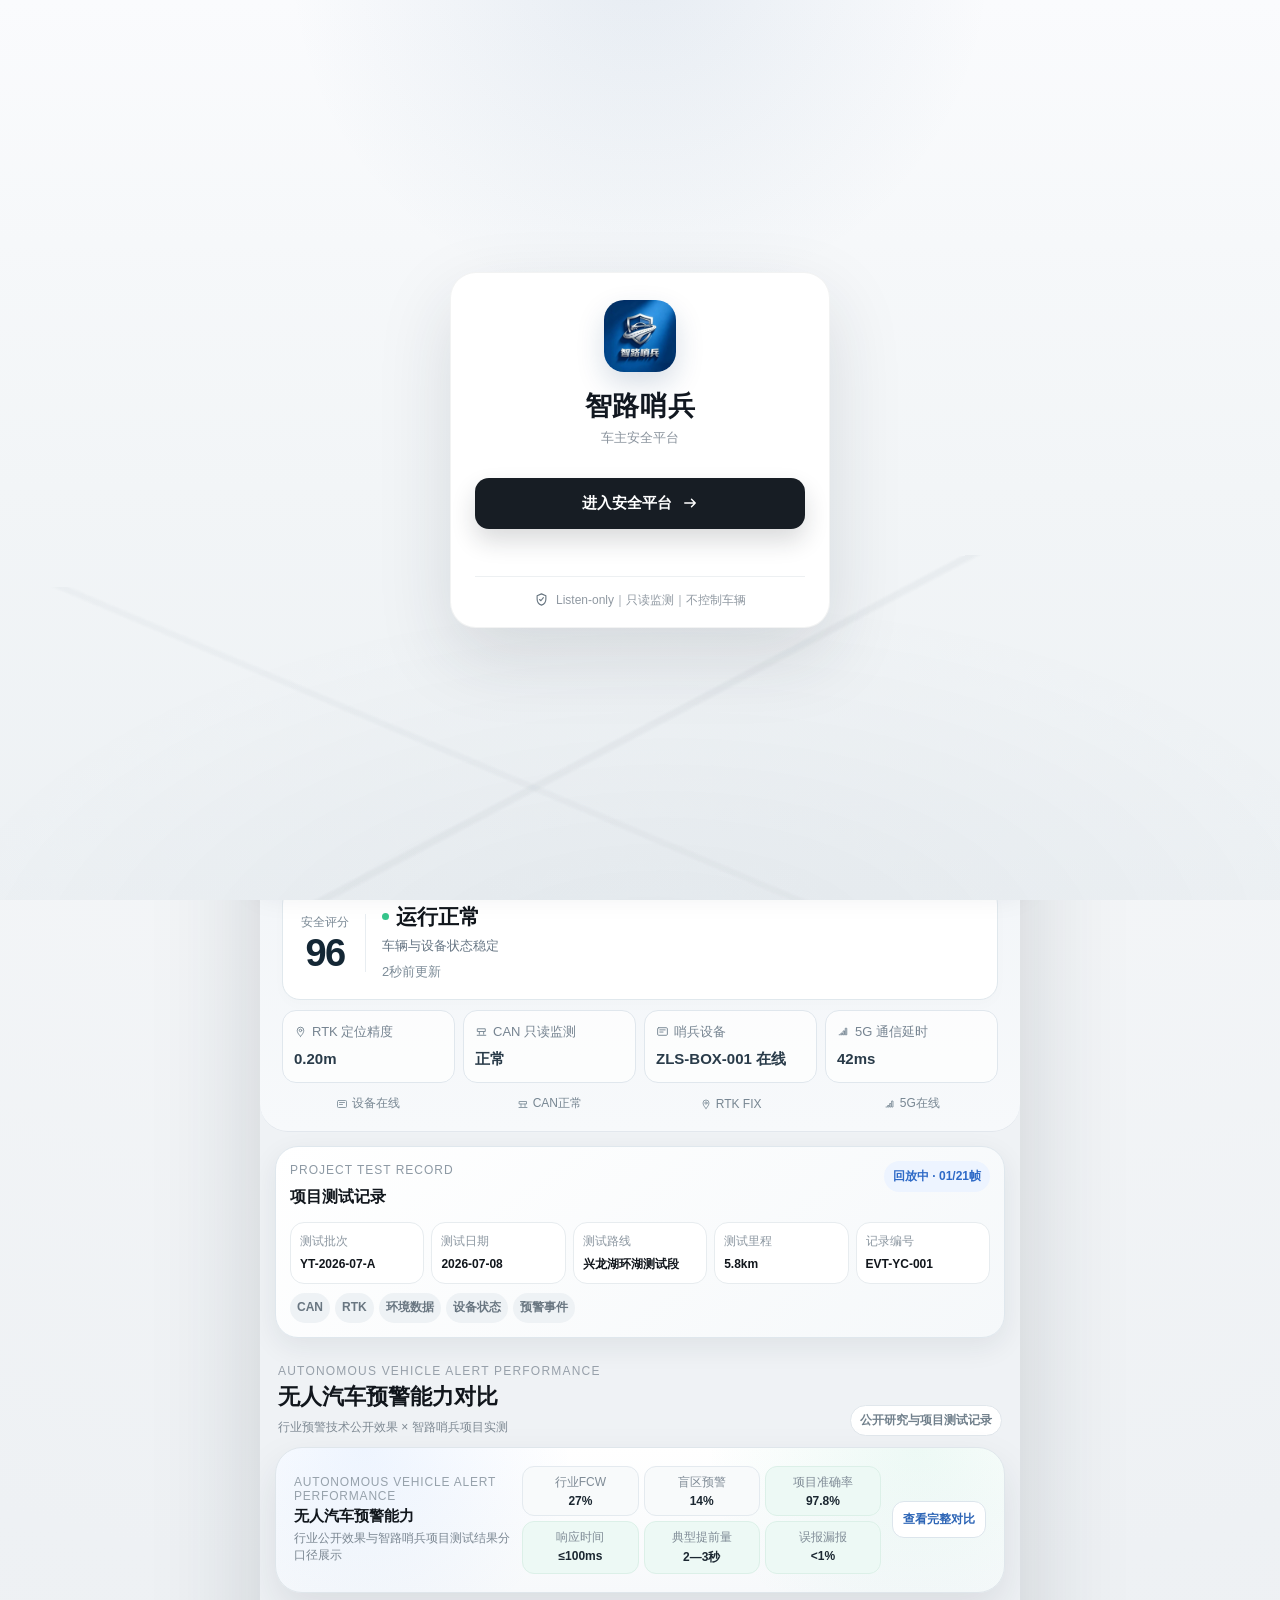
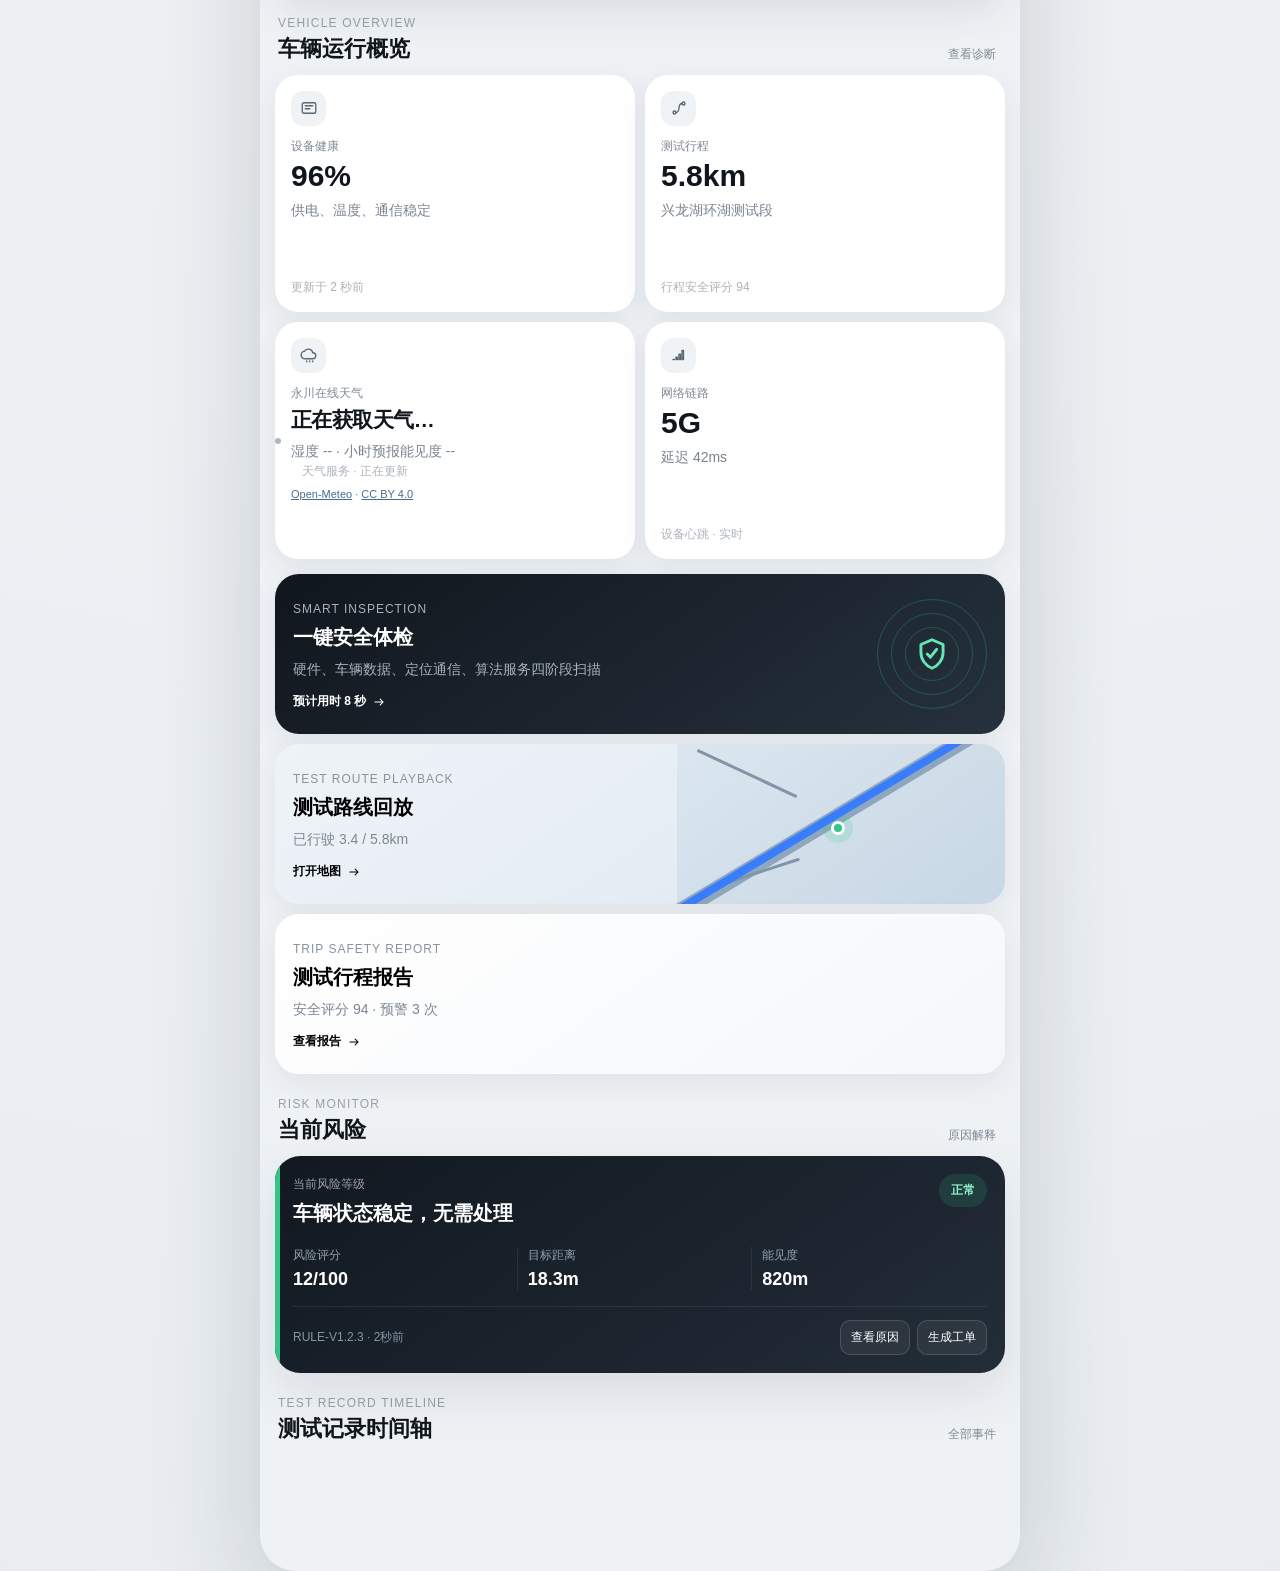
<file: app-v1-1/index.html>
<!doctype html>
<html lang="zh-CN">
<head>
<meta name="referrer" content="strict-origin-when-cross-origin">
<meta charset="utf-8">
<meta name="viewport" content="width=device-width,initial-scale=1,viewport-fit=cover">
<meta name="theme-color" content="#f4f7fa">
<meta name="apple-mobile-web-app-capable" content="yes">
<meta name="apple-mobile-web-app-status-bar-style" content="default">
<meta name="apple-mobile-web-app-title" content="智路哨兵">
<link rel="manifest" href="./manifest.webmanifest">
<link rel="apple-touch-icon" href="./icons/apple-touch-icon.png">
<link rel="icon" href="./assets/image-3ce18f33a4d56653.jpg">
<title>智路哨兵 · 车主安全 APP</title>
<!-- version: zls_v73_readable_smooth_drive -->
<style>

:root{
 --bg:#eff2f5;--card:#fff;--text:#11161c;--muted:#7f8994;--line:#e3e7ec;
 --brand:#b91f28;--risk:#ed4a55;--green:#35c58b;--orange:#ff9f43;--blue:#397dff;
 --dark:#10161d;--dark2:#1a232d;--gold:#d5ad58;
 --shadow:0 20px 54px rgba(22,32,46,.10);--soft:0 9px 28px rgba(30,41,55,.075);
}
*{box-sizing:border-box;-webkit-tap-highlight-color:transparent}
html,body{margin:0;min-height:100%;background:radial-gradient(circle at 50% -20%,#fff,#eef1f4 58%,#e9edf1);color:var(--text);font-family:Inter,"Microsoft YaHei",Arial,sans-serif}
button,input{font:inherit}.icon-sprite{position:absolute;width:0;height:0;overflow:hidden}.app{width:min(100%,620px);min-height:100vh;margin:auto;background:var(--bg);position:relative;padding-bottom:92px;overflow:hidden}
svg{fill:none;stroke:currentColor;stroke-width:1.8;stroke-linecap:round;stroke-linejoin:round}
.topbar{height:72px;position:sticky;top:0;z-index:50;display:grid;grid-template-columns:1fr auto 1fr;align-items:center;padding:0 18px;background:rgba(248,250,252,.94);backdrop-filter:blur(22px);border-bottom:1px solid rgba(20,30,40,.04)}
.brand{display:flex;align-items:center;gap:10px}.brand img{width:40px;height:40px;object-fit:cover;border-radius:12px;box-shadow:0 6px 15px rgba(16,42,76,.20)}.brand b{display:block;font-size:15px}.brand span{display:block;margin-top:3px;font-size:12px;color:var(--muted)}
.vehicle-center{text-align:center}.vehicle-center b{display:block;font-size:12px}.vehicle-center span{display:block;margin-top:4px;font-size:12px;color:var(--muted)}
.top-actions{justify-self:end;display:flex;align-items:center;gap:7px}.icon-btn,.avatar-btn{position:relative;width:35px;height:35px;border:0;border-radius:50%;background:#fff;display:grid;place-items:center;box-shadow:var(--soft);color:#44505c}.icon-btn svg{width:18px;height:18px}.icon-btn em{position:absolute;right:-4px;top:-4px;min-width:17px;height:17px;padding:0 4px;border-radius:999px;background:var(--risk);color:#fff;border:2px solid #fff;font-size:12px;font-style:normal;display:grid;place-items:center}.avatar-btn{background:linear-gradient(145deg,#202832,#65717e);color:#fff;font-size:12px}
.system-strip{height:35px;display:flex;align-items:center;gap:6px;overflow:auto;padding:0 16px;background:#f8fafb;border-bottom:1px solid var(--line);white-space:nowrap}.system-strip span{font-size:12px;color:#66717c;background:#fff;border:1px solid var(--line);border-radius:999px;padding:6px 9px}.system-strip span i{display:inline-block;width:6px;height:6px;border-radius:50%;background:var(--green);margin-right:5px}.system-strip span.warn i{background:var(--orange)}.system-strip span.bad i{background:var(--risk)}.system-strip b{margin-left:auto;font-size:12px;color:#68737e}
.page{display:none;padding:0 15px 20px}.page.active{display:block;animation:pageIn .36s ease}@keyframes pageIn{from{opacity:0;transform:translateY(8px)}to{opacity:1;transform:none}}

.vehicle-hero{position:relative;margin:0 -15px;min-height:515px;overflow:hidden;background:radial-gradient(circle at 50% 27%,rgba(58,112,171,.18),transparent 35%),linear-gradient(180deg,#fafcfd 0,#e8edf2 72%,#eff2f5 100%);border-radius:0 0 38px 38px}.hero-noise{position:absolute;inset:0;opacity:.15;background-image:radial-gradient(#647688 .7px,transparent .7px);background-size:16px 16px;mask-image:linear-gradient(180deg,#000,transparent 70%)}.preview-badge{position:absolute;left:18px;top:16px;z-index:8;padding:6px 10px;border-radius:999px;background:#fff1dd;color:#a76118;font-size:12px;letter-spacing:.7px;display:none}.preview-badge.show{display:block}.safety-light{position:absolute;left:50%;bottom:128px;transform:translateX(-50%);width:68%;height:80px;border-radius:50%;background:rgba(53,197,139,.32);filter:blur(24px);transition:.5s}.vehicle-stage{height:360px;position:relative;display:grid;place-items:center}.vehicle-stage>img{position:relative;z-index:3;width:96%;max-width:570px;animation:float 4.5s ease-in-out infinite;filter:drop-shadow(0 30px 24px rgba(21,29,39,.20))}@keyframes float{50%{transform:translateY(-5px)}}.anchor{position:absolute;z-index:5;min-width:112px;padding:9px 11px;border-radius:14px;background:rgba(255,255,255,.94);box-shadow:0 12px 28px rgba(24,34,47,.11);border:1px solid rgba(255,255,255,.8)}.anchor:after{content:"";position:absolute;width:55px;height:1px;background:linear-gradient(90deg,#8493a1,transparent)}.anchor span{display:block;font-size:12px;letter-spacing:.8px;color:#89939e}.anchor b{display:block;margin-top:4px;font-size:14px}.a1{left:12px;top:90px}.a1:after{left:100%;top:21px}.a2{right:10px;top:115px}.a2:after{right:100%;top:21px;transform:rotate(180deg)}.a3{left:30px;bottom:44px}.a3:after{left:100%;top:21px}.a4{right:25px;bottom:42px}.a4:after{right:100%;top:21px;transform:rotate(180deg)}
.hero-status{display:flex;align-items:flex-end;justify-content:center;gap:16px;margin-top:-8px;position:relative;z-index:5}.hero-status>div:first-child{text-align:center}.hero-status small{display:block;font-size:12px;color:var(--muted)}.hero-status strong{display:block;font-size:42px;line-height:1}.hero-state{padding-bottom:4px;min-width:150px}.hero-state b{display:block;font-size:22px}.hero-state span{display:block;margin-top:6px;font-size:12px;color:var(--muted)}.hero-status>span{padding-bottom:5px;font-size:12px;color:#a3aab2}.hero-chips{position:relative;z-index:5;display:grid;grid-template-columns:repeat(4,1fr);gap:7px;padding:14px 18px 20px}.hero-chips span{display:flex;align-items:center;justify-content:center;gap:6px;background:rgba(255,255,255,.88);border:1px solid rgba(255,255,255,.85);border-radius:14px;padding:10px 4px;box-shadow:0 8px 20px rgba(26,36,49,.05)}.hero-chips svg{width:16px;height:16px;color:#5f6d7a}.hero-chips b{font-size:12px;font-weight:600}

.section-title{display:flex;align-items:flex-end;justify-content:space-between;margin:23px 3px 11px}.section-title span{display:block;font-size:12px;letter-spacing:1.2px;color:#97a0aa}.section-title h2{margin:4px 0 0;font-size:24px}.section-title button{border:0;background:transparent;color:#818b95;font-size:12px}
.metric-grid{display:grid;grid-template-columns:repeat(2,1fr);gap:10px}.metric-card{position:relative;overflow:hidden;background:#fff;border-radius:23px;padding:16px;box-shadow:var(--soft);min-height:196px}.metric-card:after{content:"";position:absolute;width:100px;height:100px;border-radius:50%;right:-50px;top:-45px;background:radial-gradient(circle,rgba(57,125,255,.14),transparent 70%)}.metric-icon{width:35px;height:35px;border-radius:12px;background:#f0f3f6;display:grid;place-items:center}.metric-icon svg{width:18px;height:18px;color:#596775}.metric-card small{display:block;margin-top:12px;font-size:12px;color:var(--muted)}.metric-card strong{display:block;margin-top:4px;font-size:30px}.metric-card p{margin:6px 0 0;font-size:12px;color:#79838e;white-space:nowrap;overflow:hidden;text-overflow:ellipsis}.metric-card canvas{width:100%;height:48px;margin-top:6px}.metric-card em{display:block;font-size:12px;color:#adb3ba;font-style:normal}
.scene-grid{display:grid;gap:10px;margin-top:15px}.scene{position:relative;overflow:hidden;border:0;border-radius:24px;min-height:160px;padding:18px;text-align:left;box-shadow:var(--soft);background:#fff}.scene-copy{position:relative;z-index:3;max-width:64%}.scene-copy>span{font-size:12px;letter-spacing:1px;color:#89939d}.scene-copy h3{margin:7px 0 0;font-size:23px}.scene-copy p{margin:7px 0 0;font-size:12px;line-height:1.55;color:#7d8792}.scene-copy b{display:flex;align-items:center;gap:6px;margin-top:13px;font-size:13px}.scene-copy svg{width:14px;height:14px}.health-scene{background:linear-gradient(145deg,#10161d,#26313d);color:#fff}.health-scene .scene-copy>span,.health-scene .scene-copy p{color:#a7b2be}.scan-orbit{position:absolute;right:18px;top:50%;transform:translateY(-50%);width:110px;height:110px;border-radius:50%;display:grid;place-items:center}.scan-orbit i{position:absolute;inset:0;border:1px solid rgba(53,197,139,.28);border-radius:50%;animation:orbit 3.2s linear infinite}.scan-orbit i:nth-child(2){inset:14px;animation-duration:2.5s}.scan-orbit i:nth-child(3){inset:28px;animation-duration:1.9s}.scan-orbit svg{width:38px;height:38px;color:#63e7b4}@keyframes orbit{to{transform:rotate(360deg)}}.map-scene{background:linear-gradient(145deg,#eef3f7,#dfe8f1)}.mini-map{position:absolute;right:0;top:0;bottom:0;width:45%;background:linear-gradient(145deg,#dbe6ef,#c7d7e5)}.mini-map:before,.mini-map:after,.mini-map i{content:"";position:absolute;border-radius:999px}.mini-map:before{width:160%;height:16px;background:#8fa7bd;transform:rotate(-31deg);left:-35%;top:45%}.mini-map:after{width:150%;height:8px;background:#397dff;transform:rotate(-31deg);left:-30%;top:46%}.mini-map .r1{width:110px;height:3px;background:#8194a8;left:15px;top:28px;transform:rotate(25deg)}.mini-map .r2{width:100px;height:3px;background:#8194a8;left:25px;bottom:28px;transform:rotate(-18deg)}.mini-map .car-dot{width:14px;height:14px;background:#35c58b;border:3px solid #fff;left:47%;top:48%;box-shadow:0 0 0 8px rgba(53,197,139,.18)}.trip-scene{background:linear-gradient(145deg,#fff,#f5f7fa)}.trip-chart{position:absolute;right:12px;bottom:10px;width:44%;height:115px}.trip-chart canvas{width:100%;height:100%}
.risk-panel{position:relative;overflow:hidden;background:linear-gradient(145deg,#111820,#232d38);border-radius:25px;padding:18px;color:#fff;box-shadow:var(--shadow)}.risk-edge{position:absolute;left:0;top:0;bottom:0;width:5px;background:var(--green);transition:.4s}.risk-panel:after{content:"";position:absolute;width:250px;height:250px;border-radius:50%;right:-110px;top:-150px;background:radial-gradient(circle,rgba(57,125,255,.38),transparent 68%)}.risk-top,.risk-values,.risk-footer{position:relative;z-index:2}.risk-top{display:flex;align-items:flex-start;justify-content:space-between}.risk-top span{font-size:12px;color:#96a4b3}.risk-top h3{margin:7px 0 0;font-size:23px}.risk-top>b{padding:8px 12px;border-radius:999px;background:rgba(53,197,139,.14);color:#8feecb;font-size:12px}.risk-values{display:grid;grid-template-columns:repeat(3,1fr);gap:10px;margin-top:20px}.risk-values div{border-right:1px solid rgba(255,255,255,.08)}.risk-values div:last-child{border-right:0}.risk-values small{display:block;font-size:12px;color:#91a0af}.risk-values strong{display:block;margin-top:5px;font-size:19px}.risk-footer{display:flex;align-items:center;justify-content:space-between;margin-top:16px;padding-top:13px;border-top:1px solid rgba(255,255,255,.08)}.risk-footer>span{font-size:12px;color:#8795a4}.risk-footer div{display:flex;gap:7px}.risk-footer button{border:1px solid rgba(255,255,255,.14);background:rgba(255,255,255,.06);color:#fff;border-radius:10px;padding:8px 10px;font-size:12px}
.timeline{display:grid;gap:9px}.timeline article{display:grid;grid-template-columns:55px 1fr auto;align-items:center;gap:10px;background:#fff;border-radius:18px;padding:13px 14px;box-shadow:var(--soft);border-left:4px solid var(--green)}.timeline article.warn{border-left-color:var(--orange)}.timeline article.danger{border-left-color:var(--risk)}.timeline time{font-size:12px;color:#8a949f}.timeline b{display:block;font-size:14px}.timeline p{margin:4px 0 0;font-size:12px;color:#7a8490}.timeline em{font-style:normal;font-size:12px;color:#8a949f}

.map-page{position:relative;height:calc(100vh - 107px);padding:0!important;background:#e8eef3}.map-toolbar{position:absolute;left:14px;right:14px;top:12px;z-index:8;display:flex;align-items:center;justify-content:space-between}.vehicle-tabs{display:flex;gap:7px;max-width:calc(100% - 88px);overflow-x:auto;overflow-y:hidden;scrollbar-width:none;-ms-overflow-style:none}.vehicle-tabs::-webkit-scrollbar{display:none}.vehicle-tabs button{white-space:nowrap;border:1px solid rgba(255,255,255,.18);background:rgba(16,27,38,.78);backdrop-filter:blur(12px);color:#d7e2ea;border-radius:999px;padding:9px 12px;font-size:12px;box-shadow:0 10px 22px rgba(9,18,27,.14)}.vehicle-tabs button.active{background:#fff;color:#141b22}.map-tools{display:flex;gap:6px}.map-tools button{width:34px;height:34px;border:1px solid rgba(255,255,255,.18);background:rgba(16,27,38,.78);color:#fff;border-radius:50%;display:grid;place-items:center;box-shadow:0 10px 22px rgba(9,18,27,.14)}.map-tools svg{width:17px;height:17px}#amap,.fallback-map{position:absolute;inset:0}.fallback-map{background:linear-gradient(180deg,#edf3f7,#dde7ef)}.fallback-map svg{width:100%;height:100%}.weather-layer{position:absolute;right:14px;top:66px;z-index:11;min-width:106px;background:rgba(16,28,38,.91);backdrop-filter:blur(14px);color:#fff;border:1px solid rgba(255,255,255,.14);border-radius:16px;padding:10px 12px;box-shadow:0 12px 28px rgba(8,16,24,.16)}.weather-layer span{display:block;font-size:13px}.weather-layer b{display:block;margin-top:4px;font-size:12px;color:#aeb9c4}.map-legend{position:absolute;left:14px;bottom:176px;z-index:10;display:flex;gap:5px;flex-wrap:wrap;max-width:calc(100% - 28px)}.map-legend span{display:flex;align-items:center;gap:5px;background:rgba(10,18,26,.76);color:#d6dee6;border:1px solid rgba(255,255,255,.11);border-radius:999px;padding:7px 9px;font-size:12px}.map-legend i{width:8px;height:8px;border-radius:50%}.map-legend .done{background:var(--green)}.map-legend .plan{background:var(--blue)}.map-legend .high{background:var(--risk)}.map-legend .mid{background:var(--orange)}.vehicle-drawer{position:absolute;left:12px;right:12px;bottom:12px;z-index:12;background:rgba(255,255,255,.985);backdrop-filter:blur(18px);border-radius:25px;padding:10px 15px 15px;box-shadow:0 20px 48px rgba(0,0,0,.13);border:1px solid rgba(207,218,228,.95)}.drawer-handle{width:42px;height:4px;border-radius:999px;background:#d6dbe0;margin:0 auto 9px}.drawer-head{display:flex;align-items:flex-start;justify-content:space-between}.drawer-head span{display:block;font-size:12px;color:var(--muted)}.drawer-head b{display:block;margin-top:4px;font-size:16px}.drawer-head em{font-style:normal;padding:6px 10px;border-radius:999px;background:#eaf8f3;color:#299a73;font-size:12px}.drawer-kpis{display:grid;grid-template-columns:repeat(4,1fr);gap:7px;margin-top:11px}.drawer-kpis div{background:#f4f6f8;border-radius:12px;padding:9px}.drawer-kpis small{display:block;font-size:12px;color:var(--muted)}.drawer-kpis b{display:block;margin-top:4px;font-size:13px}.drawer-expand{display:flex;gap:8px;margin-top:11px}.drawer-expand button{flex:1;border:0;border-radius:12px;background:#edf2f7;padding:11px;font-size:12px;color:#46515c}

.safety-page{background:radial-gradient(circle at 80% 0,rgba(57,125,255,.16),transparent 30%),linear-gradient(180deg,#10161d,#151d26);color:#fff;min-height:calc(100vh - 107px);padding-bottom:25px}.safety-header{display:flex;align-items:flex-end;justify-content:space-between;padding:24px 4px 6px}.safety-header span{font-size:12px;letter-spacing:1.1px;color:#7f91a2}.safety-header h2{margin:5px 0 0;font-size:20px}.safety-header p{margin:7px 0 0;font-size:12px;color:#9eacba}.safety-score{text-align:right}.safety-score small{display:block;font-size:12px;color:#8494a3}.safety-score b{display:block;font-size:52px;line-height:1}.safety-score em{display:block;margin-top:4px;font-size:12px;color:#64e4b2;font-style:normal}.safety-radar-card{position:relative;height:285px;margin-top:10px;border-radius:28px;background:linear-gradient(145deg,rgba(33,44,56,.98),rgba(17,24,32,.96));border:1px solid rgba(255,255,255,.06);box-shadow:0 20px 55px rgba(0,0,0,.25);overflow:hidden}.safety-radar-card:before{content:"";position:absolute;inset:0;background:radial-gradient(circle at center,rgba(53,197,139,.09),transparent 55%)}.safety-radar-card canvas{width:100%;height:100%;position:relative;z-index:2}.radar-center{position:absolute;left:50%;top:50%;transform:translate(-50%,-50%);text-align:center;z-index:3}.radar-center b{display:block;font-size:12px;letter-spacing:1px}.radar-center span{display:block;margin-top:4px;font-size:12px;color:#758695}.dark-title span{color:#657789}.dark-title h2{color:#fff}.dark-title button{color:#8fa2b3}.instrument-grid{display:grid;grid-template-columns:repeat(2,1fr);gap:10px}.instrument{position:relative;min-height:166px;border-radius:22px;background:linear-gradient(145deg,#1c2631,#121922);border:1px solid rgba(255,255,255,.06);padding:14px}.instrument canvas{width:100%;height:96px}.instrument small{display:block;font-size:12px;color:#7f91a2}.instrument b{display:block;margin-top:3px;font-size:14px}.instrument em{display:block;margin-top:4px;font-size:12px;color:#8b9aa8;font-style:normal}.advice-list{display:grid;gap:8px}.advice-list article{border-radius:18px;padding:13px 14px;background:#1b2530;border:1px solid rgba(255,255,255,.06)}.advice-list article.warn{background:rgba(255,159,67,.10);border-color:rgba(255,159,67,.22)}.advice-list b{display:block;font-size:12px}.advice-list p{margin:5px 0 0;font-size:12px;line-height:1.5;color:#8fa0af}.action-bar{display:grid;grid-template-columns:1fr 1fr;gap:8px;margin-top:10px}.action-bar button,.scan-panel>button{border:0;border-radius:14px;padding:12px;background:#263240;color:#fff;font-size:12px}.action-bar button:first-child,.scan-panel>button{background:linear-gradient(90deg,#8e1720,#c22a35)}.workorders{display:grid;gap:7px;margin-top:10px}.workorders article{padding:11px;border-radius:15px;background:#1c2631;border:1px solid rgba(255,255,255,.06)}.workorders b{font-size:12px}.workorders span{float:right;font-size:12px;color:#8ea0af}.workorders p{margin:5px 0 0;font-size:12px;color:#8899a8}.scan-panel{border-radius:26px;background:linear-gradient(145deg,#1c2631,#111821);border:1px solid rgba(255,255,255,.06);padding:15px}.scan-visual{position:relative;height:180px;display:grid;place-items:center;overflow:hidden}.scan-visual img{width:78%;height:90%;object-fit:contain;filter:drop-shadow(0 25px 20px rgba(0,0,0,.34))}.scan-visual i{position:absolute;left:8%;right:8%;top:0;height:3px;background:linear-gradient(90deg,transparent,#55e9b6,transparent);box-shadow:0 0 18px #55e9b6;opacity:0}.scan-visual i.running{opacity:1;animation:scan 1.25s linear infinite}@keyframes scan{to{transform:translateY(170px)}}.scan-progress{display:flex;align-items:center;justify-content:space-between;gap:12px}.scan-progress b{font-size:29px}.scan-progress span{display:block;margin-top:3px;font-size:12px;color:#8fa0af}.scan-progress em{flex:1;height:8px;border-radius:999px;background:#263340;overflow:hidden}.scan-progress em i{display:block;width:0;height:100%;background:linear-gradient(90deg,var(--brand),var(--orange),var(--green));transition:.3s}.scan-groups{display:grid;grid-template-columns:repeat(2,1fr);gap:7px;margin:12px 0}.scan-groups div{padding:10px;border-radius:13px;background:#202c38}.scan-groups b{display:block;font-size:12px}.scan-groups span{display:block;margin-top:4px;font-size:12px;color:#8293a2}

.ops-page{background:linear-gradient(180deg,#eff2f5,#e8edf1);min-height:calc(100vh - 107px)}.ops-hero{position:relative;overflow:hidden;margin:0 -15px;padding:26px 18px 22px;display:grid;grid-template-columns:1fr 1.15fr;gap:10px;background:radial-gradient(circle at 30% 30%,rgba(215,181,100,.15),transparent 30%),linear-gradient(145deg,#0e141b,#27323e);color:#fff;border-radius:0 0 34px 34px}.device-show{display:grid;place-items:center}.device-show img{width:125%;max-height:220px;object-fit:contain;filter:drop-shadow(0 24px 22px rgba(0,0,0,.4))}.device-copy{align-self:center}.device-copy>span{font-size:12px;letter-spacing:1.1px;color:#8193a4}.device-copy h2{margin:6px 0 0;font-size:21px}.device-copy p{margin:6px 0 0;font-size:12px;color:#9cacbb}.device-copy>div{display:grid;grid-template-columns:auto 1fr;gap:4px 8px;margin-top:15px}.device-copy>div b{font-size:12px}.device-copy>div small{font-size:12px;color:#8495a5}.ops-module-grid{display:grid;grid-template-columns:repeat(2,1fr);gap:10px}.ops-module-grid button{border:0;border-radius:21px;background:#fff;padding:15px;text-align:left;box-shadow:var(--soft)}.ops-module-grid svg{width:25px;height:25px;color:#53616e}.ops-module-grid b{display:block;margin-top:12px;font-size:12px}.ops-module-grid span{display:block;margin-top:5px;font-size:12px;color:#7e8892;line-height:1.5}.install-layout{display:grid;grid-template-columns:1.25fr .75fr;gap:10px}.install-main{border-radius:22px;overflow:hidden;background:#121820;box-shadow:var(--soft)}.install-main img{width:100%;height:100%;min-height:220px;object-fit:cover}.install-data{display:grid;gap:8px}.install-data div{padding:11px;border-radius:15px;background:#fff;box-shadow:var(--soft)}.install-data small{display:block;font-size:12px;color:var(--muted)}.install-data b{display:block;margin-top:4px;font-size:12px}.install-gallery{display:grid;grid-template-columns:repeat(3,1fr);gap:8px;margin-top:10px}.install-gallery button{border:0;border-radius:15px;overflow:hidden;padding:0;background:#fff;box-shadow:var(--soft)}.install-gallery img{width:100%;aspect-ratio:1.45;object-fit:cover;display:block}.install-gallery span{display:block;padding:8px;font-size:12px;color:#57616c}.flow-card{border-radius:23px;background:#fff;padding:17px;box-shadow:var(--soft)}.flow{display:flex;align-items:center;overflow:auto}.flow span{white-space:nowrap;padding:8px 10px;border-radius:999px;background:#eef1f4;color:#8a949e;font-size:12px}.flow span.active{background:#151b22;color:#fff}.flow i{min-width:22px;height:2px;background:#dfe3e7}.flow-meta{display:grid;grid-template-columns:repeat(3,1fr);gap:8px;margin-top:14px}.flow-meta div{background:#f5f7f9;border-radius:13px;padding:10px}.flow-meta small{display:block;font-size:12px;color:var(--muted)}.flow-meta b{display:block;margin-top:4px;font-size:12px}.trip-analytics{border-radius:23px;background:#fff;padding:16px;box-shadow:var(--soft)}.trip-summary{display:flex;align-items:flex-end;justify-content:space-between}.trip-summary span{display:block;font-size:12px;color:var(--muted)}.trip-summary b{display:block;margin-top:5px;font-size:14px}.trip-summary strong{font-size:35px;color:var(--green)}.trip-analytics canvas{width:100%;height:150px;margin-top:10px}.trip-detail{display:grid;grid-template-columns:repeat(3,1fr);gap:8px}.trip-detail div{background:#f4f6f8;border-radius:13px;padding:10px}.trip-detail small{display:block;font-size:12px;color:var(--muted)}.trip-detail b{display:block;margin-top:4px;font-size:12px}.report-list{display:grid;gap:8px}.report-list button{display:flex;align-items:center;gap:11px;border:0;border-radius:18px;background:#fff;padding:13px;text-align:left;box-shadow:var(--soft)}.report-list svg{width:24px;height:24px;color:#586673}.report-list div{flex:1}.report-list b{display:block;font-size:12px}.report-list span{display:block;margin-top:4px;font-size:12px;color:#7e8893}.report-list em{font-size:12px;color:var(--brand);font-style:normal}.generated-reports{display:grid;gap:8px;margin-top:10px}.generated-reports article{background:#fff;border-radius:17px;padding:12px;box-shadow:var(--soft)}.generated-reports b{font-size:12px}.generated-reports span{float:right;font-size:12px;color:#89939e}.generated-reports p{margin:6px 0 0;font-size:12px;color:#7d8792}.generated-reports button{margin-top:7px;border:0;border-radius:9px;padding:7px 9px;background:#eef1f4;font-size:12px}

.mine-page{min-height:calc(100vh - 107px);padding-top:16px}.profile-card{display:flex;align-items:center;gap:12px;padding:17px;border-radius:23px;background:linear-gradient(145deg,#151c24,#2a3541);color:#fff;box-shadow:var(--shadow)}.profile-avatar{width:54px;height:54px;border-radius:50%;background:linear-gradient(145deg,#a01a23,#d43a45);display:grid;place-items:center}.profile-card div:nth-child(2){flex:1}.profile-card b{display:block;font-size:14px}.profile-card span{display:block;margin-top:5px;font-size:12px;color:#a8b5c2}.profile-card em{font-style:normal;font-size:12px;color:#75e8bd}.settings-card{margin-top:12px;border-radius:22px;background:#fff;padding:4px 15px;box-shadow:var(--soft)}.settings-card div{display:flex;justify-content:space-between;padding:14px 0;border-bottom:1px solid var(--line)}.settings-card div:last-child{border-bottom:0}.settings-card b{font-size:12px}.settings-card span{font-size:12px;color:#8a949e}.audit-list{display:grid;gap:8px}.audit-list article{background:#fff;border-radius:17px;padding:12px;box-shadow:var(--soft)}.audit-list b{font-size:12px}.audit-list time{float:right;font-size:12px;color:#929ba5}.audit-list p{margin:6px 0 0;font-size:12px;color:#7e8892}.boundary{display:flex;gap:12px;margin-top:13px;border-radius:22px;padding:15px;background:#fff;box-shadow:var(--soft)}.boundary svg{width:28px;height:28px;color:var(--brand)}.boundary b{font-size:12px}.boundary p{margin:5px 0 0;font-size:12px;line-height:1.5;color:#7d8792}

.bottom-nav{position:fixed;left:50%;bottom:0;transform:translateX(-50%);width:min(100%,620px);height:80px;display:grid;grid-template-columns:repeat(5,1fr);padding:7px 10px 10px;background:rgba(255,255,255,.96);backdrop-filter:blur(22px);border-top:1px solid rgba(20,30,40,.06);z-index:60}.bottom-nav button{position:relative;border:0;background:transparent;color:#99a1aa;display:flex;flex-direction:column;align-items:center;justify-content:center;gap:4px;font-size:12px}.bottom-nav svg{width:21px;height:21px}.bottom-nav button.active{color:var(--brand);transform:translateY(-2px)}.bottom-nav button.active:after{content:"";position:absolute;bottom:0;width:20px;height:3px;border-radius:999px;background:var(--brand)}
.login{position:fixed;inset:0;z-index:100;background:radial-gradient(circle at 50% 15%,rgba(57,125,255,.18),transparent 34%),linear-gradient(180deg,#fbfcfd,#e9eef3);display:grid;place-items:center;padding:20px}.login-panel{width:min(420px,100%);background:rgba(255,255,255,.96);border:1px solid rgba(255,255,255,.8);border-radius:32px;padding:28px;box-shadow:0 35px 100px rgba(28,40,55,.18)}.login-logo{width:112px;height:112px;object-fit:cover;border-radius:24px;box-shadow:0 18px 38px rgba(10,55,104,.22)}.eyebrow{margin-top:18px;font-size:12px;letter-spacing:1.3px;color:#9099a3}.login h1{margin:7px 0 0;font-size:25px}.login p{margin:5px 0 15px;font-size:12px;color:var(--muted)}.login input{width:100%;border:1px solid var(--line);background:#f6f8fa;border-radius:15px;padding:13px;margin-top:9px;outline:none}.login button{width:100%;border:0;border-radius:15px;padding:14px;margin-top:13px;background:linear-gradient(90deg,#8f1720,#c72c37);color:#fff;font-weight:700}.login small{display:block;margin-top:11px;font-size:12px;color:#9aa2ab}.overlay{position:fixed;inset:0;z-index:90;background:rgba(10,15,21,.46);display:none}.overlay.show{display:block}.overlay aside{position:absolute;right:0;top:0;bottom:0;width:min(88%,450px);background:#f1f4f6;padding:18px;overflow:auto}.overlay aside header{display:flex;justify-content:space-between;align-items:center}.overlay aside h3{margin:0}.overlay aside button{width:34px;height:34px;border:0;border-radius:50%;background:#fff}.notification{display:flex;gap:10px;margin-top:10px;padding:12px;border-radius:17px;background:#fff;box-shadow:var(--soft)}.notification i{width:38px;height:38px;border-radius:13px;background:#edf3ff;color:var(--blue);display:grid;place-items:center;font-style:normal}.notification.warn i{background:#fff2e5;color:var(--orange)}.notification.danger i{background:#ffecee;color:var(--risk)}.notification.success i{background:#e9f8f3;color:var(--green)}.notification b{font-size:12px}.notification p{margin:5px 0 0;font-size:12px;color:#7d8792}.notification time{display:block;margin-top:4px;font-size:12px;color:#a1a8af}.sheet-overlay .sheet{position:absolute;left:50%;bottom:0;transform:translateX(-50%);width:min(100%,620px);background:#fff;border-radius:30px 30px 0 0;padding:18px 18px 28px}.sheet>i{display:block;width:44px;height:5px;border-radius:999px;background:#dfe3e7;margin:0 auto 17px}.sheet h3{margin:0}.sheet p{font-size:12px;color:var(--muted);line-height:1.55}.sheet #sheetGrid{display:grid;grid-template-columns:repeat(2,1fr);gap:8px;margin-top:12px}.sheet #sheetGrid div{padding:13px;border-radius:15px;background:#f4f6f8}.sheet #sheetGrid b{display:block;font-size:12px}.sheet #sheetGrid span{display:block;margin-top:4px;font-size:12px;color:#7f8994}.toast{position:fixed;left:50%;bottom:96px;transform:translateX(-50%) translateY(15px);opacity:0;pointer-events:none;z-index:200;padding:11px 15px;border-radius:13px;background:rgba(17,22,29,.96);color:#fff;font-size:12px;transition:.22s}.toast.show{opacity:1;transform:translateX(-50%) translateY(0)}
@media(max-width:430px){.topbar{grid-template-columns:1fr auto}.vehicle-center{display:none}.metric-card{min-height:170px}.hero-chips{gap:5px}.anchor{min-width:98px}.a1{left:4px}.a2{right:4px}.a3{left:7px}.a4{right:7px}.install-layout{grid-template-columns:1fr}.install-data{grid-template-columns:repeat(2,1fr)}}
@media(min-width:760px){body{padding:24px 0}.app{border-radius:36px;box-shadow:0 35px 110px rgba(29,42,58,.18);min-height:930px}.topbar{border-radius:36px 36px 0 0}.bottom-nav{bottom:24px;border-radius:0 0 36px 36px}}


.real-route-status{position:absolute;left:50%;top:86px;transform:translateX(-50%);z-index:10;display:none;align-items:center;gap:9px;padding:10px 14px;border-radius:999px;background:rgba(17,29,39,.92);color:#fff;border:1px solid rgba(255,255,255,.14);box-shadow:0 14px 34px rgba(8,16,24,.18);font-size:12px;white-space:nowrap}.real-route-status.show{display:flex}.real-route-status i{width:14px;height:14px;border:2px solid rgba(255,255,255,.35);border-top-color:#35c58b;border-radius:50%;animation:spin .8s linear infinite}.real-route-status.error i{animation:none;border-color:#ed4a55;background:#ed4a55}.real-route-status.success i{animation:none;border-color:#35c58b;background:#35c58b}@keyframes spin{to{transform:rotate(360deg)}}


.local-route-badge{position:absolute;left:14px;top:62px;z-index:9;display:flex;align-items:center;gap:7px;padding:9px 12px;border-radius:14px;background:rgba(255,255,255,.96);border:1px solid #d7e2ea;box-shadow:0 12px 28px rgba(42,58,72,.14);font-size:12px;font-weight:750;color:#263441}.local-route-badge i{width:8px;height:8px;border-radius:50%;background:#35c58b;box-shadow:0 0 0 5px rgba(53,197,139,.16)}.local-route-badge small{display:block;margin-top:2px;color:#7a8996;font-size:12px;font-weight:600}.fallback-map svg text{font-family:Inter,"Microsoft YaHei",Arial,sans-serif}.road-label{paint-order:stroke;stroke:#f2f6f9;stroke-width:7px;stroke-linejoin:round;opacity:.62}.route-marker-label{paint-order:stroke;stroke:#fff;stroke-width:4px;stroke-linejoin:round}.map-source-note{position:absolute;left:14px;top:66px;right:auto;bottom:auto;z-index:11;max-width:188px;padding:8px 11px;border-radius:13px;background:rgba(255,255,255,.96);border:1px solid #d7e2ea;color:#607180;font-size:12px;font-weight:700;box-shadow:0 10px 22px rgba(36,52,66,.10)}


.map-toolbar{z-index:14}
.map-tools{flex:0 0 auto}
.event-link{stroke:#9cafbd;stroke-width:2.5;stroke-linecap:round}
.route-event-box{fill:rgba(255,255,255,.985);stroke:#d4e0e8;stroke-width:1.5}
@media(max-width:430px){
  .weather-layer{top:64px;right:10px;min-width:100px}
  .map-source-note{top:64px;left:10px;max-width:165px;font-size:12px}
  .map-legend{left:10px;bottom:170px;gap:4px}
  .map-legend span{font-size:12px;padding:6px 8px}
  .vehicle-drawer{left:8px;right:8px;bottom:8px;padding:9px 12px 13px}
  .drawer-head b{font-size:15px}
  .drawer-kpis{gap:5px}
  .drawer-kpis div{padding:8px 6px}
  .drawer-kpis small{font-size:12px}
  .drawer-kpis b{font-size:12px}
}



/* V5.0 real-road and real-photo upgrade */
.local-route-badge{transition:.25s;max-width:235px}
.local-route-badge.sync i{background:#397dff;box-shadow:0 0 0 5px rgba(57,125,255,.15);animation:routePulse 1s ease-in-out infinite}
.local-route-badge.ok i{background:#35c58b;box-shadow:0 0 0 5px rgba(53,197,139,.16)}
.local-route-badge.bad i{background:#ed4a55;box-shadow:0 0 0 5px rgba(237,74,85,.14)}
.local-route-badge small{white-space:normal;line-height:1.35}
@keyframes routePulse{50%{opacity:.35;transform:scale(.72)}}
.vehicle-photo-grid{display:grid;grid-template-columns:repeat(3,1fr);gap:9px;margin-bottom:12px}
.vehicle-photo-card{position:relative;overflow:hidden;border:2px solid transparent;border-radius:18px;background:#fff;padding:0;text-align:left;box-shadow:var(--soft);transition:.2s}
.vehicle-photo-card.active{border-color:var(--brand);box-shadow:0 13px 30px rgba(185,31,40,.14)}
.vehicle-photo-card img{display:block;width:100%;aspect-ratio:1.28;object-fit:cover;background:#dfe6ec}
.vehicle-photo-card div{padding:9px 10px 10px}
.vehicle-photo-card b{display:block;font-size:12px;white-space:nowrap;overflow:hidden;text-overflow:ellipsis}
.vehicle-photo-card span{display:block;margin-top:4px;color:#7d8792;font-size:12px;line-height:1.35}
.vehicle-photo-card em{position:absolute;left:8px;top:8px;padding:5px 7px;border-radius:999px;background:rgba(16,24,32,.82);color:#fff;font-size:12px;font-style:normal;backdrop-filter:blur(8px)}
.install-main{position:relative;min-height:245px;background:#101820}
.install-main img{width:100%;height:100%;min-height:245px;object-fit:cover;display:block}
.install-photo-caption{position:absolute;left:0;right:0;bottom:0;padding:38px 15px 14px;background:linear-gradient(180deg,transparent,rgba(8,14,20,.90));color:#fff}
.install-photo-caption b{display:block;font-size:14px}
.install-photo-caption span{display:block;margin-top:5px;color:#d5dee6;font-size:12px;line-height:1.45}
.install-gallery button.real-photo{border:2px solid rgba(53,197,139,.40)}
.install-gallery button.diagram-photo{border:1px solid rgba(255,159,67,.28)}
.install-gallery button small{display:block;padding:0 8px 8px;color:#9a6b29;font-size:12px}
.photo-truth-note{margin-top:9px;padding:10px 12px;border-radius:14px;background:#fff8eb;border:1px solid #f4dfbd;color:#86622c;font-size:12px;line-height:1.55}
@media(max-width:430px){
 .vehicle-photo-grid{gap:6px}
 .vehicle-photo-card div{padding:7px}
 .vehicle-photo-card b{font-size:12px}
 .vehicle-photo-card span{font-size:12px}
 .install-main{min-height:220px}
 .install-main img{min-height:220px}
}


/* V5.1 实物设备安装档案 */
.vehicle-photo-grid{display:none!important}
.install-main{min-height:330px}
.install-main img{min-height:330px;object-position:center center}
.install-photo-caption b{font-size:15px}
.install-photo-caption span{font-size:12px}
.install-gallery button{border:1px solid rgba(45,61,75,.08)!important}
.install-gallery button.active-photo{border:2px solid rgba(185,31,40,.55)!important;box-shadow:0 12px 28px rgba(185,31,40,.12)}
.install-gallery span{font-size:12px;font-weight:700;padding:9px 9px 4px}
.install-gallery button small{display:block;padding:0 9px 10px;color:#7f8994;font-size:12px;line-height:1.35}
.photo-truth-note{background:#eef7f3;border-color:#cdeade;color:#416f5c}
@media(max-width:430px){
 .install-main{min-height:300px}
 .install-main img{min-height:300px}
 .install-gallery{gap:7px}
 .install-gallery span{font-size:12px}
 .install-gallery button small{font-size:12px}
}


.pc-map-status{position:absolute;left:14px;right:14px;top:62px;z-index:12;display:none;align-items:center;gap:10px;padding:11px 13px;border-radius:15px;background:rgba(255,255,255,.96);border:1px solid #dce6ef;box-shadow:0 14px 34px rgba(20,39,56,.16);color:#263645;font-size:12px}.pc-map-status.show{display:flex}.pc-map-status i{width:9px;height:9px;border-radius:50%;background:#397dff;box-shadow:0 0 0 6px rgba(57,125,255,.13)}.pc-map-status.bad i{background:#ed4a55;box-shadow:0 0 0 6px rgba(237,74,85,.13)}.pc-map-status b{font-size:12px}.pc-map-status span{margin-left:auto;color:#7f8d99;font-size:12px}.map-page #amap{min-width:320px;min-height:520px}
@media(min-width:760px){.map-page #amap{min-height:720px}.pc-map-status{top:68px}}


/* V5.3 readability and desktop-map stability */
:root{--zls-small:11px;--zls-note:12px}
.brand b{font-size:17px}.brand span{font-size:12px;line-height:1.35}
.vehicle-center b{font-size:13px}.vehicle-center span{font-size:12px}
.system-strip{height:40px}.system-strip span{font-size:12px;padding:7px 10px}.system-strip b{font-size:12px}
.preview-badge{font-size:12px}.anchor span{font-size:12px}.anchor b{font-size:12px}
.hero-status small{font-size:12px}.hero-state b{font-size:20px}.hero-state span{font-size:12px}.hero-status>span{font-size:12px}
.hero-chips b{font-size:12px}.section-title span{font-size:12px}.section-title h2{font-size:22px}.section-title button{font-size:12px}
.metric-card small{font-size:12px}.metric-card p{font-size:12px}.metric-card em{font-size:12px}
.scene-copy>span{font-size:12px}.scene-copy h3{font-size:20px}.scene-copy p{font-size:12px}.scene-copy b{font-size:12px}
.risk-top span{font-size:12px}.risk-top h3{font-size:20px}.risk-top>b{font-size:12px}
.risk-values small{font-size:12px}.risk-values strong{font-size:18px}.risk-footer>span{font-size:12px}.risk-footer button{font-size:12px}
.timeline time{font-size:12px}.timeline b{font-size:14px}.timeline p{font-size:12px}.timeline em{font-size:12px}
.vehicle-tabs button{font-size:12px}.local-route-badge{font-size:12px;max-width:270px}.local-route-badge small{font-size:12px}
.pc-map-status{font-size:12px}.pc-map-status b{font-size:13px}.pc-map-status span{font-size:12px}
.weather-layer span{font-size:15px}.weather-layer b{font-size:12px}.map-legend span{font-size:12px}
.drawer-head span{font-size:12px}.drawer-head b{font-size:16px}.drawer-head em{font-size:12px}
.drawer-kpis small{font-size:12px}.drawer-kpis b{font-size:13px}.drawer-expand button{font-size:12px}
.safety-header span{font-size:12px}.safety-header h2{font-size:23px}.safety-header p{font-size:12px}.safety-score small{font-size:12px}.safety-score em{font-size:12px}
.radar-center b{font-size:14px}.radar-center span{font-size:12px}
.instrument small{font-size:12px}.instrument b{font-size:18px}.instrument em{font-size:12px;line-height:1.35}
.advice-list b{font-size:14px}.advice-list p{font-size:12px}.action-bar button,.scan-panel>button{font-size:12px}
.workorders b{font-size:12px}.workorders span{font-size:12px}.workorders p{font-size:12px}
.scan-progress span{font-size:12px}.scan-groups b{font-size:12px}.scan-groups span{font-size:12px}
.device-copy>span{font-size:12px}.device-copy p{font-size:12px}.device-copy>div small{font-size:12px}
.ops-module-grid b{font-size:14px}.ops-module-grid span{font-size:12px}
.install-data small{font-size:12px}.install-data b{font-size:13px}.install-gallery span{font-size:12px}
.flow span{font-size:12px}.flow-meta small{font-size:12px}.flow-meta b{font-size:12px}
.trip-summary span{font-size:12px}.trip-detail small{font-size:12px}.trip-detail b{font-size:12px}
.report-list b{font-size:13px}.report-list span{font-size:12px}.report-list em{font-size:12px}
.generated-reports b{font-size:12px}.generated-reports span{font-size:12px}.generated-reports p{font-size:12px}
.profile-card span{font-size:12px}.profile-card em{font-size:12px}.settings-card b{font-size:12px}.settings-card span{font-size:12px}
.audit-list b{font-size:12px}.audit-list time{font-size:12px}.audit-list p{font-size:12px}.boundary p{font-size:12px}
.bottom-nav button{font-size:12px}.eyebrow{font-size:12px}.login p{font-size:12px}.login small{font-size:12px}
@media(min-width:760px){
  .app{width:min(100%,760px)}
  .bottom-nav{width:min(100%,760px)}
  .map-page #amap,.fallback-map{min-height:720px}
  .instrument{min-height:180px}
  .instrument canvas{height:105px}
}


/* V5.4 mobile login and runtime stability */
.login button{min-height:52px;touch-action:manipulation;-webkit-user-select:none;user-select:none;cursor:pointer}
.login button:disabled{opacity:.72;cursor:wait}
.login button:active{transform:scale(.985)}
.login-panel{max-height:calc(100vh - 28px);overflow:auto;-webkit-overflow-scrolling:touch}
body.platform-ready .login{display:none!important}
.app{contain:layout style}
@media(max-width:430px){
  .login{padding:14px;align-items:center}
  .login-panel{padding:22px;border-radius:26px}
  .login-logo{width:88px;height:88px}
  .login h1{font-size:27px}
  .login p{font-size:12px}
  .login input{font-size:16px;min-height:50px}
  .login button{font-size:16px}
}



/* V6.0 detail interaction and mobile runtime safeguards */
html.low-power .vehicle-stage>img,
html.low-power .scan-orbit i,
html.low-power .scan-visual i.running,
body.runtime-paused *{animation-play-state:paused!important}
@media(max-width:760px), (prefers-reduced-motion:reduce){
  .vehicle-stage>img{animation:none!important;filter:drop-shadow(0 18px 15px rgba(21,29,39,.16))!important}
  .scan-orbit i{animation:none!important}
  .hero-noise{display:none!important}
  .safety-light{filter:blur(12px)!important}
  .topbar,.vehicle-drawer,.weather-layer,.overlay aside,.sheet{backdrop-filter:none!important;-webkit-backdrop-filter:none!important}
  .metric-card,.scene,.risk-panel,.timeline article,.ops-module-grid button,.flow-card,.trip-analytics,.report-list button{box-shadow:0 7px 20px rgba(30,41,55,.06)!important}
}
.page:not(.active){display:none!important}
img{content-visibility:auto}


/* V6.0 全板块详情交互 */
.zls-detail-entry{position:relative;cursor:pointer;transition:transform .18s ease,box-shadow .18s ease,border-color .18s ease}
.zls-detail-entry:hover{transform:translateY(-2px);box-shadow:0 12px 28px rgba(19,31,47,.12)}
.zls-detail-entry:focus-visible{outline:3px solid rgba(185,31,40,.28);outline-offset:3px}
.zls-detail-link{position:absolute;right:10px;bottom:9px;z-index:6;display:inline-flex;align-items:center;justify-content:center;min-height:27px;padding:4px 9px;border:1px solid rgba(185,31,40,.16);border-radius:999px;background:rgba(255,255,255,.92);box-shadow:0 4px 14px rgba(20,29,40,.08);color:#9d1b24;font-size:12px;font-weight:800;line-height:1;white-space:nowrap;backdrop-filter:blur(6px)}
.map-page .zls-detail-link,.safety-page .zls-detail-link{background:rgba(19,25,33,.86);border-color:rgba(255,255,255,.16);color:#fff}
.zls-detail-backdrop{position:fixed;inset:0;z-index:1900;background:rgba(9,15,22,.42);opacity:0;pointer-events:none;transition:opacity .24s ease;backdrop-filter:blur(3px)}
.zls-detail-backdrop.open{opacity:1;pointer-events:auto}
.zls-detail-drawer{position:fixed;z-index:1910;top:0;right:0;bottom:0;width:min(520px,44vw);display:flex;flex-direction:column;background:#f4f6f8;box-shadow:-22px 0 60px rgba(4,10,18,.24);transform:translateX(104%);transition:transform .28s cubic-bezier(.22,.8,.28,1);overflow:hidden}
.zls-detail-drawer.open{transform:translateX(0)}
.zls-detail-handle{display:none}
.zls-detail-head{position:relative;padding:24px 58px 18px 24px;background:linear-gradient(135deg,#121923 0%,#202b38 58%,#8f1720 145%);color:#fff}
.zls-detail-head small{display:block;margin-bottom:7px;color:#f2b8bd;font-size:12px;font-weight:900;letter-spacing:.12em}
.zls-detail-head h2{margin:0;font-size:24px;line-height:1.22}
.zls-detail-head p{margin:9px 0 0;color:#c8d0d9;font-size:14px;line-height:1.55}
.zls-detail-close{position:absolute;top:17px;right:17px;width:36px;height:36px;border:1px solid rgba(255,255,255,.18);border-radius:50%;background:rgba(255,255,255,.08);color:#fff;font-size:22px;line-height:1;cursor:pointer}
.zls-detail-body{flex:1;overflow:auto;padding:18px 20px 26px;overscroll-behavior:contain}
.zls-detail-status{display:flex;align-items:center;justify-content:space-between;gap:12px;margin-bottom:14px;padding:12px 14px;border:1px solid #e1e6eb;border-radius:14px;background:#fff}
.zls-detail-status b{font-size:15px}.zls-detail-status span{display:inline-flex;align-items:center;gap:7px;padding:5px 9px;border-radius:999px;background:#eaf8f2;color:#177551;font-size:12px;font-weight:900}
.zls-detail-status span::before{content:"";width:7px;height:7px;border-radius:50%;background:currentColor}
.zls-detail-status span.warn{background:#fff3e3;color:#b56100}.zls-detail-status span.danger{background:#ffe9eb;color:#b92835}.zls-detail-status span.info{background:#eaf1ff;color:#2861b5}
.zls-detail-kpis{display:grid;grid-template-columns:repeat(2,minmax(0,1fr));gap:10px;margin-bottom:14px}
.zls-detail-kpi{min-height:86px;padding:13px;border:1px solid #e2e6eb;border-radius:14px;background:#fff}
.zls-detail-kpi small{display:block;color:#7d8792;font-size:12px;font-weight:700}.zls-detail-kpi b{display:block;margin-top:7px;color:#111820;font-size:22px;line-height:1.15}.zls-detail-kpi em{display:block;margin-top:5px;color:#89939d;font-size:12px;font-style:normal;line-height:1.35}
.zls-detail-section{margin-top:12px;padding:15px;border:1px solid #e1e6eb;border-radius:15px;background:#fff}
.zls-detail-section h3{display:flex;align-items:center;justify-content:space-between;margin:0 0 12px;color:#1a222c;font-size:15px}.zls-detail-section h3::after{content:"DETAIL";color:#aab2bb;font-size:12px;letter-spacing:.12em}
.zls-detail-summary{margin:0;color:#4f5a65;font-size:14px;line-height:1.7}
.zls-detail-rows{display:grid;gap:0}.zls-detail-row{display:flex;align-items:flex-start;justify-content:space-between;gap:16px;padding:10px 0;border-bottom:1px solid #edf0f3}.zls-detail-row:last-child{border-bottom:0}.zls-detail-row small{color:#818b96;font-size:12px}.zls-detail-row b{max-width:68%;color:#1a222a;font-size:13px;line-height:1.45;text-align:right;word-break:break-word}
.zls-detail-chain{display:grid;grid-template-columns:1fr;gap:8px}.zls-chain-step{position:relative;padding:11px 12px 11px 37px;border-radius:12px;background:#f3f6f8;color:#394550;font-size:13px;line-height:1.45}.zls-chain-step i{position:absolute;left:12px;top:11px;width:17px;height:17px;display:grid;place-items:center;border-radius:50%;background:#b91f28;color:#fff;font-size:12px;font-style:normal;font-weight:900}.zls-chain-step:not(:last-child)::after{content:"";position:absolute;left:20px;bottom:-9px;width:1px;height:10px;background:#c8ced5}
.zls-mini-bars{display:flex;align-items:flex-end;gap:6px;height:92px;padding:9px 4px 0}.zls-mini-bars i{flex:1;min-width:5px;border-radius:5px 5px 2px 2px;background:linear-gradient(180deg,#cc4650,#8f1720);opacity:.88}
.zls-detail-table-wrap{overflow:auto;border:1px solid #e6eaee;border-radius:12px}.zls-detail-table{width:100%;border-collapse:collapse;min-width:430px}.zls-detail-table th,.zls-detail-table td{padding:10px 11px;border-bottom:1px solid #edf0f3;text-align:left;font-size:12px;white-space:nowrap}.zls-detail-table th{background:#f5f7f9;color:#66717c;font-weight:800}.zls-detail-table td{color:#27313b}.zls-detail-table tr:last-child td{border-bottom:0}
.zls-detail-actions{display:grid;grid-template-columns:1fr 1.35fr;gap:10px;padding:14px 18px calc(14px + env(safe-area-inset-bottom));border-top:1px solid #dde2e7;background:rgba(255,255,255,.96)}
.zls-detail-actions button{min-height:44px;border:0;border-radius:12px;font-size:14px;font-weight:900;cursor:pointer}.zls-detail-related{background:#e9edf1;color:#25303a}.zls-detail-full{background:#b91f28;color:#fff;box-shadow:0 8px 20px rgba(185,31,40,.24)}
.zls-full-detail{position:fixed;inset:0;z-index:1930;display:none;background:#eef1f4;overflow:auto}.zls-full-detail.open{display:block}.zls-full-top{position:sticky;top:0;z-index:3;display:flex;align-items:center;justify-content:space-between;gap:15px;padding:14px 20px;background:rgba(17,24,33,.96);color:#fff;box-shadow:0 8px 24px rgba(0,0,0,.16);backdrop-filter:blur(12px)}
.zls-full-title small{display:block;color:#e3a6ac;font-size:12px;font-weight:900;letter-spacing:.12em}.zls-full-title h2{margin:4px 0 0;font-size:20px}.zls-full-top button{min-height:39px;padding:0 14px;border:1px solid rgba(255,255,255,.17);border-radius:10px;background:rgba(255,255,255,.08);color:#fff;font-weight:800;cursor:pointer}
.zls-full-content{width:min(1180px,calc(100% - 34px));margin:20px auto 54px}.zls-full-hero{display:grid;grid-template-columns:1.2fr .8fr;gap:16px;margin-bottom:16px}.zls-full-hero>div{padding:22px;border-radius:18px;background:#fff;box-shadow:0 8px 24px rgba(18,30,45,.06)}.zls-full-hero h1{margin:0 0 10px;font-size:28px}.zls-full-hero p{margin:0;color:#596571;line-height:1.75}.zls-full-grid{display:grid;grid-template-columns:repeat(2,minmax(0,1fr));gap:16px}.zls-full-grid .zls-detail-section{margin:0;min-height:100%}
body.zls-detail-lock{overflow:hidden}
@media(max-width:760px){
 .zls-detail-entry:hover{transform:none;box-shadow:none}.zls-detail-link{right:8px;bottom:8px;min-height:29px;font-size:12px}
 .zls-detail-drawer{top:auto;left:0;right:0;bottom:0;width:100%;max-height:88dvh;border-radius:24px 24px 0 0;transform:translateY(104%);box-shadow:0 -22px 55px rgba(4,10,18,.26)}.zls-detail-drawer.open{transform:translateY(0)}
 .zls-detail-handle{display:block;width:46px;height:5px;margin:8px auto 0;border-radius:999px;background:#c7cdd3}
 .zls-detail-head{padding:15px 54px 14px 18px}.zls-detail-head h2{font-size:20px}.zls-detail-head p{font-size:13px}.zls-detail-close{top:14px;right:14px;width:34px;height:34px}
 .zls-detail-body{padding:14px 14px 22px}.zls-detail-kpis{gap:8px}.zls-detail-kpi{min-height:80px;padding:11px}.zls-detail-kpi b{font-size:19px}.zls-detail-section{padding:13px}.zls-detail-actions{padding:11px 13px calc(11px + env(safe-area-inset-bottom))}.zls-detail-actions button{min-height:45px;font-size:13px}
 .zls-full-top{padding:10px 12px}.zls-full-title h2{font-size:16px}.zls-full-top button{padding:0 10px;font-size:12px}.zls-full-content{width:calc(100% - 20px);margin:10px auto 34px}.zls-full-hero{grid-template-columns:1fr;gap:10px}.zls-full-hero>div{padding:16px}.zls-full-hero h1{font-size:22px}.zls-full-grid{grid-template-columns:1fr;gap:10px}
}
@media(prefers-reduced-motion:reduce){.zls-detail-entry,.zls-detail-backdrop,.zls-detail-drawer{transition:none!important}}


/* V6.1 fixed viewport navigation + near-real-time weather */
:root{--zls-nav-height:78px;--zls-safe-bottom:env(safe-area-inset-bottom,0px)}
html,body{min-height:100%;min-height:100dvh}
.app{contain:style!important;padding-bottom:calc(var(--zls-nav-height) + var(--zls-safe-bottom) + 18px)!important}
.bottom-nav{
  position:fixed!important;left:50%!important;right:auto!important;bottom:0!important;
  transform:translateX(-50%)!important;width:min(100vw,760px)!important;
  height:calc(var(--zls-nav-height) + var(--zls-safe-bottom))!important;
  padding:7px 10px calc(10px + var(--zls-safe-bottom))!important;
  border-radius:20px 20px 0 0!important;z-index:1850!important;
  box-shadow:0 -12px 34px rgba(25,37,52,.13);isolation:isolate;
}
.bottom-nav button{min-height:56px;touch-action:manipulation}
.weather-metric #metricWeather{font-size:21px;letter-spacing:-.025em;white-space:nowrap}
#metricWeatherSource,#mapWeatherSource{position:relative;padding-left:11px}
#metricWeatherSource::before,#mapWeatherSource::before{content:"";position:absolute;left:0;top:50%;width:6px;height:6px;border-radius:50%;background:#aeb7c0;transform:translateY(-50%)}
#metricWeatherSource.weather-live::before,#mapWeatherSource.weather-live::before{background:#35c58b;box-shadow:0 0 0 4px rgba(53,197,139,.14)}
.weather-layer{min-width:152px}
.weather-layer span{font-weight:850;white-space:nowrap}
.weather-layer b{line-height:1.45}
.weather-layer em{display:block;margin-top:6px;color:#8fe0bd;font-size:12px;font-style:normal;line-height:1.35}
@media(min-width:760px){body{padding-bottom:0!important}.bottom-nav{bottom:0!important}}
@media(max-width:430px){
  :root{--zls-nav-height:74px}
  .bottom-nav{border-radius:18px 18px 0 0!important}
  .weather-metric #metricWeather{font-size:19px}
  .weather-layer{right:10px;min-width:142px}
}



/* V6.2 模块专属详情页：去掉悬浮详情按钮，整块点击直达对应页面 */
.zls-detail-link{display:none!important}
.zls-detail-backdrop,.zls-detail-drawer{display:none!important}
.zls-detail-entry{cursor:pointer!important}
.zls-detail-entry::after{display:none!important;content:none!important}
.zls-detail-entry:hover{border-color:rgba(185,31,40,.22)!important}
.zls-full-detail{background:#e9edf1!important}
.zls-full-content{width:min(1220px,calc(100% - 32px))!important;margin:18px auto 52px!important}
.zls-module-page{--module-accent:#2878ff;--module-deep:#101820;display:grid;gap:16px}
.zls-module-banner{position:relative;min-height:260px;display:grid;grid-template-columns:minmax(0,1.12fr) minmax(300px,.88fr);gap:20px;align-items:center;padding:28px;border-radius:26px;overflow:hidden;color:#fff;background:linear-gradient(135deg,var(--module-deep),#253445);box-shadow:0 18px 44px rgba(19,28,39,.15)}
.zls-module-banner::before{content:"";position:absolute;inset:auto -9% -60% 35%;height:320px;border-radius:50%;background:radial-gradient(circle,rgba(255,255,255,.16),transparent 66%);pointer-events:none}
.zls-module-copy{position:relative;z-index:2}.zls-module-copy small{display:block;color:rgba(255,255,255,.62);font-size:12px;font-weight:900;letter-spacing:.16em}.zls-module-copy h1{margin:10px 0 9px;font-size:34px;line-height:1.13}.zls-module-copy p{max-width:650px;margin:0;color:rgba(255,255,255,.76);font-size:14px;line-height:1.75}.zls-module-state{display:inline-flex;align-items:center;gap:8px;margin-top:18px;padding:8px 12px;border:1px solid rgba(255,255,255,.18);border-radius:999px;background:rgba(255,255,255,.08);font-size:13px;font-weight:900}.zls-module-state::before{content:"";width:8px;height:8px;border-radius:50%;background:#36d39a;box-shadow:0 0 0 5px rgba(54,211,154,.14)}
.zls-module-state.warn::before{background:#ffad32}.zls-module-state.danger::before{background:#ff5360}
.zls-module-visual{position:relative;z-index:2;min-height:196px;display:grid;place-items:center}
.zls-module-kpis{display:grid;grid-template-columns:repeat(4,minmax(0,1fr));gap:12px}.zls-module-kpi{min-height:116px;padding:17px;border:1px solid rgba(216,223,230,.95);border-radius:18px;background:#fff;box-shadow:0 8px 24px rgba(26,36,49,.06)}.zls-module-kpi small{display:block;color:#77838f;font-size:12px;font-weight:800}.zls-module-kpi b{display:block;margin-top:9px;color:#101820;font-size:24px;line-height:1.08}.zls-module-kpi em{display:block;margin-top:8px;color:#929ca5;font-size:12px;font-style:normal;line-height:1.45}
.zls-module-body{display:grid;gap:14px}.zls-module-body.two{grid-template-columns:repeat(2,minmax(0,1fr))}.zls-module-body.three{grid-template-columns:repeat(3,minmax(0,1fr))}.zls-module-body.asym{grid-template-columns:minmax(0,1.35fr) minmax(300px,.65fr)}.zls-module-body .zls-detail-section{margin:0;min-height:100%;padding:18px;border-radius:19px;box-shadow:0 8px 24px rgba(25,36,48,.05)}.zls-module-body .zls-detail-section h3{font-size:16px}.zls-module-body .zls-detail-section h3::after{content:"MODULE DATA"}
.zls-module-wide{grid-column:1/-1}
.zls-module-caption{display:flex;align-items:center;justify-content:space-between;gap:12px;padding:13px 16px;border-radius:16px;background:#fff;color:#44505c;font-size:13px;box-shadow:0 7px 20px rgba(25,36,48,.05)}.zls-module-caption b{color:#111820;font-size:14px}
/* Vehicle cockpit */
.zls-family-vehicle{--module-accent:#31c99a;--module-deep:#102232}.zls-family-vehicle .zls-module-banner{background:linear-gradient(135deg,#0d1c28,#1a3b50)}
.zls-car-viz{width:100%;max-width:390px}.zls-car-viz img{width:100%;max-height:188px;object-fit:contain;filter:drop-shadow(0 22px 18px rgba(0,0,0,.34))}.zls-car-road{height:5px;margin-top:-12px;border-radius:999px;background:linear-gradient(90deg,transparent,#38d7a3 28%,#38d7a3 70%,transparent);box-shadow:0 18px 34px 12px rgba(56,215,163,.24)}.zls-car-tags{display:flex;justify-content:center;gap:7px;margin-top:22px;flex-wrap:wrap}.zls-car-tags span{padding:6px 9px;border-radius:999px;background:rgba(255,255,255,.09);font-size:12px}
/* Device hardware */
.zls-family-device{--module-accent:#36d39a;--module-deep:#11161c}.zls-family-device .zls-module-banner{background:radial-gradient(circle at 80% 20%,rgba(54,211,154,.2),transparent 32%),linear-gradient(135deg,#0f141a,#242e38)}
.zls-device-viz{width:310px}.zls-device-box{height:132px;padding:18px;border:2px solid #4a5661;border-radius:14px;background:repeating-linear-gradient(90deg,#151b21 0 28px,#1c242b 28px 31px);box-shadow:0 24px 34px rgba(0,0,0,.38),inset 0 0 0 1px rgba(255,255,255,.04)}.zls-device-led{width:40px;height:12px;border-radius:5px;background:#26da91;box-shadow:0 0 18px rgba(38,218,145,.65)}.zls-device-ports{display:flex;gap:8px;justify-content:flex-end;margin-top:55px}.zls-device-ports i{width:34px;height:20px;border:1px solid #68747e;border-radius:4px;background:#0a0e12}.zls-device-cables{display:flex;justify-content:center;gap:7px}.zls-device-cables i{width:15px;height:55px;border-radius:0 0 12px 12px;background:#10151a;transform:skewX(-8deg)}.zls-device-labels{display:flex;justify-content:center;gap:8px;margin-top:8px}.zls-device-labels span{padding:5px 7px;border-radius:8px;background:rgba(255,255,255,.08);font-size:12px}
/* Journey / route */
.zls-family-journey{--module-accent:#2b81ff;--module-deep:#153259}.zls-family-journey .zls-module-banner{background:linear-gradient(135deg,#11294a,#2268a6)}
.zls-route-viz{width:100%;max-width:400px;padding:24px 14px}.zls-route-track{position:relative;height:8px;border-radius:999px;background:rgba(255,255,255,.18)}.zls-route-track>i{display:block;height:100%;border-radius:inherit;background:linear-gradient(90deg,#32d29d,#74e9c2)}.zls-route-nodes{display:flex;justify-content:space-between;margin-top:-14px}.zls-route-nodes span{width:20px;height:20px;border:5px solid #fff;border-radius:50%;background:#2476c4;box-shadow:0 5px 14px rgba(0,0,0,.25)}.zls-route-labels{display:flex;justify-content:space-between;margin-top:17px;color:rgba(255,255,255,.72);font-size:12px}
/* Weather */
.zls-family-weather{--module-accent:#57b9ff;--module-deep:#164878}.zls-family-weather .zls-module-banner{background:radial-gradient(circle at 75% 25%,rgba(255,255,255,.25),transparent 25%),linear-gradient(135deg,#174d80,#3d99d9 72%,#9dd8f5)}
.zls-weather-viz{display:flex;align-items:center;justify-content:center;gap:20px}.zls-weather-icon{font-size:86px;filter:drop-shadow(0 15px 15px rgba(0,0,0,.18))}.zls-weather-temp b{display:block;font-size:64px;line-height:1}.zls-weather-temp span{display:block;margin-top:8px;color:rgba(255,255,255,.78);font-size:13px}.zls-weather-orbits{display:grid;grid-template-columns:repeat(2,1fr);gap:8px;margin-top:14px}.zls-weather-orbits i{padding:7px 9px;border-radius:10px;background:rgba(255,255,255,.12);font-size:12px;font-style:normal}
/* Network */
.zls-family-network{--module-accent:#8da5ff;--module-deep:#151b4b}.zls-family-network .zls-module-banner{background:radial-gradient(circle at 78% 32%,rgba(141,165,255,.28),transparent 30%),linear-gradient(135deg,#151b48,#313c85)}
.zls-network-viz{position:relative;width:340px;height:190px}.zls-net-node{position:absolute;width:78px;height:78px;display:grid;place-items:center;border:1px solid rgba(255,255,255,.25);border-radius:50%;background:rgba(255,255,255,.1);font-size:12px;font-weight:900;box-shadow:0 0 0 9px rgba(255,255,255,.03)}.zls-net-node.n1{left:0;top:58px}.zls-net-node.n2{left:132px;top:0}.zls-net-node.n3{right:0;top:58px}.zls-net-node.n4{left:132px;bottom:0}.zls-network-viz::before,.zls-network-viz::after{content:"";position:absolute;left:58px;right:58px;top:94px;height:2px;background:linear-gradient(90deg,#70e2bb,#97a9ff,#70e2bb);transform:rotate(25deg);transform-origin:center}.zls-network-viz::after{transform:rotate(-25deg)}
/* Inspection */
.zls-family-inspection{--module-accent:#2cd091;--module-deep:#123e35}.zls-family-inspection .zls-module-banner{background:linear-gradient(135deg,#0d3029,#1d755e)}
.zls-check-viz{width:100%;max-width:410px;display:grid;gap:10px}.zls-check-step{display:grid;grid-template-columns:31px 1fr auto;align-items:center;gap:10px;padding:11px 13px;border-radius:13px;background:rgba(255,255,255,.1)}.zls-check-step i{width:28px;height:28px;display:grid;place-items:center;border-radius:50%;background:#36d39a;color:#0e3027;font-style:normal;font-weight:1000}.zls-check-step b{font-size:12px}.zls-check-step span{font-size:12px;color:#a9f2d9}
/* Risk engine */
.zls-family-risk{--module-accent:#ff5864;--module-deep:#371018}.zls-family-risk .zls-module-banner{background:radial-gradient(circle at 80% 20%,rgba(255,83,96,.25),transparent 32%),linear-gradient(135deg,#2b0c13,#681d27)}
.zls-risk-viz{display:grid;grid-template-columns:154px 1fr;gap:18px;align-items:center}.zls-risk-ring{--score:50;width:150px;height:150px;display:grid;place-items:center;border-radius:50%;background:conic-gradient(#ff5360 calc(var(--score)*1%),rgba(255,255,255,.12) 0);box-shadow:0 18px 30px rgba(0,0,0,.24)}.zls-risk-ring::before{content:"";width:112px;height:112px;border-radius:50%;background:#351019}.zls-risk-ring b{position:absolute;font-size:35px}.zls-risk-rules{display:grid;gap:7px}.zls-risk-rules span{padding:9px 11px;border-left:3px solid #ff5360;border-radius:8px;background:rgba(255,255,255,.08);font-size:12px}
/* Telemetry / instrument */
.zls-family-telemetry{--module-accent:#31c99a;--module-deep:#14202b}.zls-family-telemetry .zls-module-banner{background:linear-gradient(135deg,#0d141b,#243746)}
.zls-gauge-viz{display:flex;gap:18px;align-items:flex-end}.zls-gauge{--pct:70;width:150px;height:150px;display:grid;place-items:center;border-radius:50%;background:conic-gradient(from 225deg,#37d19d calc(var(--pct)*.75%),rgba(255,255,255,.12) 0 75%,transparent 0);transform:rotate(0deg)}.zls-gauge::before{content:"";width:112px;height:112px;border-radius:50%;background:#17242e}.zls-gauge b{position:absolute;font-size:25px}.zls-telemetry-stack{display:grid;gap:8px}.zls-telemetry-stack span{min-width:130px;padding:9px 12px;border-radius:10px;background:rgba(255,255,255,.08);font-size:12px}
/* Action/workflow */
.zls-family-action{--module-accent:#ffad32;--module-deep:#543417}.zls-family-action .zls-module-banner{background:linear-gradient(135deg,#3c2511,#95611f)}
.zls-action-viz{width:100%;max-width:410px;display:flex;align-items:center;gap:8px}.zls-action-viz span{flex:1;min-height:76px;display:grid;place-items:center;padding:9px;border-radius:14px;background:rgba(255,255,255,.1);font-size:12px;text-align:center}.zls-action-viz i{font-style:normal;color:#ffd185}
/* Installation */
.zls-family-installation{--module-accent:#b91f28;--module-deep:#252525}.zls-family-installation .zls-module-banner{background:linear-gradient(135deg,#17191d,#494139)}
.zls-install-viz{width:100%;display:grid;grid-template-columns:1.35fr .65fr;gap:8px}.zls-install-viz img{width:100%;height:180px;object-fit:cover;border-radius:16px;border:1px solid rgba(255,255,255,.18)}.zls-install-viz div{display:grid;gap:8px}.zls-install-viz div img{height:86px}
/* Report */
.zls-family-report{--module-accent:#397dff;--module-deep:#334155}.zls-family-report .zls-module-banner{background:linear-gradient(135deg,#283646,#66798d)}
.zls-paper-viz{width:240px;min-height:176px;padding:19px;border-radius:9px;background:#fff;color:#1d2731;box-shadow:0 22px 35px rgba(0,0,0,.28);transform:rotate(2deg)}.zls-paper-viz h4{margin:0 0 12px;font-size:15px}.zls-paper-viz p{height:5px;margin:8px 0;border-radius:999px;background:#d8dee5}.zls-paper-viz p:nth-of-type(2){width:72%}.zls-paper-viz p:nth-of-type(3){width:86%}.zls-paper-stamp{display:grid;place-items:center;width:56px;height:56px;margin:18px 0 0 auto;border:3px solid #c73741;border-radius:50%;color:#c73741;font-size:12px;font-weight:900;transform:rotate(-13deg)}
/* Account/system/audit/boundary */
.zls-family-account{--module-accent:#4fa2ff;--module-deep:#132841}.zls-family-account .zls-module-banner{background:linear-gradient(135deg,#102238,#285578)}.zls-profile-viz{display:grid;place-items:center}.zls-profile-avatar{width:120px;height:120px;display:grid;place-items:center;border:3px solid rgba(255,255,255,.35);border-radius:50%;background:rgba(255,255,255,.1);font-size:54px;font-weight:1000;box-shadow:0 0 0 13px rgba(255,255,255,.05)}.zls-profile-tags{display:flex;gap:7px;margin-top:18px}.zls-profile-tags span{padding:6px 9px;border-radius:999px;background:rgba(255,255,255,.1);font-size:12px}
.zls-family-system{--module-accent:#39d0b0;--module-deep:#102c2d}.zls-family-system .zls-module-banner{background:linear-gradient(135deg,#0b2526,#27605e)}.zls-system-viz{display:grid;grid-template-columns:repeat(2,1fr);gap:9px;width:330px}.zls-system-viz span{padding:13px;border-radius:12px;background:rgba(255,255,255,.09);font-size:12px}.zls-system-viz span::before{content:"✓";display:inline-grid;place-items:center;width:20px;height:20px;margin-right:7px;border-radius:50%;background:#36d39a;color:#10352b;font-weight:1000}
.zls-family-audit{--module-accent:#a98cff;--module-deep:#30204d}.zls-family-audit .zls-module-banner{background:linear-gradient(135deg,#25183e,#5e438d)}.zls-audit-viz{width:340px;display:grid;gap:9px}.zls-audit-viz span{position:relative;padding:10px 12px 10px 41px;border-radius:11px;background:rgba(255,255,255,.09);font-size:12px}.zls-audit-viz span::before{content:"";position:absolute;left:14px;top:12px;width:14px;height:14px;border:3px solid #b9a5ff;border-radius:50%}.zls-audit-viz span:not(:last-child)::after{content:"";position:absolute;left:21px;top:29px;width:1px;height:21px;background:#8b72ca}
.zls-family-boundary{--module-accent:#62b3ff;--module-deep:#132a46}.zls-family-boundary .zls-module-banner{background:linear-gradient(135deg,#10243c,#234f79)}.zls-boundary-viz{display:grid;grid-template-columns:1fr 1fr;gap:10px;width:360px}.zls-boundary-viz div{padding:16px;border-radius:14px;background:rgba(255,255,255,.09)}.zls-boundary-viz b{display:block;margin-bottom:10px;font-size:13px}.zls-boundary-viz span{display:block;margin-top:7px;font-size:12px}.zls-boundary-viz .blocked span{color:#ff9da5}.zls-boundary-viz .allowed span{color:#94ebcd}
.zls-family-event{--module-accent:#ff5360;--module-deep:#3c1119}.zls-family-event .zls-module-banner{background:linear-gradient(135deg,#321016,#801f2b)}.zls-event-viz{display:grid;grid-template-columns:repeat(3,1fr);gap:8px;width:380px}.zls-event-viz div{padding:15px 10px;border-radius:13px;background:rgba(255,255,255,.09);text-align:center}.zls-event-viz b{display:block;font-size:15px}.zls-event-viz span{display:block;margin-top:7px;font-size:12px;color:rgba(255,255,255,.68)}.zls-event-viz .current{background:#ff5360;transform:scale(1.06);box-shadow:0 12px 25px rgba(0,0,0,.2)}

.zls-family-route{--module-accent:#3f9bff;--module-deep:#16344b}.zls-family-route .zls-module-banner{background:linear-gradient(135deg,#132e43,#31719a)}
.zls-route-map-viz{position:relative;width:390px;height:180px;border-radius:22px;background:linear-gradient(160deg,rgba(255,255,255,.08),rgba(255,255,255,.02));overflow:hidden}.zls-route-map-viz::before,.zls-route-map-viz::after{content:"";position:absolute;inset:24px -30px auto;width:470px;height:76px;border:12px solid rgba(255,255,255,.09);border-left-color:transparent;border-right-color:transparent;border-radius:50%;transform:rotate(-8deg)}.zls-route-map-viz::after{inset:82px -50px auto;transform:rotate(11deg)}.zls-route-map-line{position:absolute;left:28px;right:28px;top:88px;height:5px;border-radius:999px;background:linear-gradient(90deg,#7fd8ff,#35d2a0)}.zls-route-map-line i{position:absolute;top:-7px;width:18px;height:18px;border:4px solid #fff;border-radius:50%;background:#2f8ac8}.zls-route-map-line .p1{left:0}.zls-route-map-line .p2{left:34%}.zls-route-map-line .p3{left:67%;background:#ffad32}.zls-route-map-line .p4{right:0}.zls-route-map-car{position:absolute;left:65%;top:63px;color:#ffdd78;font-size:29px;text-shadow:0 8px 20px rgba(0,0,0,.35)}.zls-route-map-labels{position:absolute;left:26px;right:26px;top:116px;display:flex;justify-content:space-between;color:rgba(255,255,255,.74);font-size:12px}
.zls-family-protocol{--module-accent:#5cb8ff;--module-deep:#173657}.zls-family-protocol .zls-module-banner{background:linear-gradient(135deg,#122e4c,#2c6a9e)}.zls-protocol-viz{display:flex;align-items:center;gap:12px}.zls-protocol-source,.zls-protocol-output{min-width:92px;padding:24px 12px;border-radius:16px;background:rgba(255,255,255,.1);font-size:12px;font-weight:900;text-align:center}.zls-protocol-viz>i{font-style:normal;color:#8fe2ff;font-size:23px}.zls-protocol-packets{display:grid;gap:7px}.zls-protocol-packets span{padding:8px 13px;border-radius:9px;background:#79c9ff;color:#153552;font-family:monospace;font-size:12px;font-weight:900;box-shadow:0 7px 16px rgba(0,0,0,.17)}
.zls-family-ota{--module-accent:#aa8cff;--module-deep:#35234d}.zls-family-ota .zls-module-banner{background:linear-gradient(135deg,#281b3d,#694aa0)}.zls-ota-viz{display:grid;place-items:center}.zls-ota-cloud{width:124px;height:72px;display:grid;place-items:center;border-radius:50px;background:rgba(255,255,255,.13);font-size:26px;font-weight:1000;box-shadow:0 0 0 10px rgba(255,255,255,.04)}.zls-ota-arrow{font-size:28px;color:#d3c1ff}.zls-ota-device{min-width:210px;padding:16px;border-radius:14px;background:rgba(255,255,255,.1);text-align:center}.zls-ota-device b{display:block;font-size:22px}.zls-ota-device span{display:block;margin-top:6px;color:rgba(255,255,255,.7);font-size:12px}
@media(max-width:840px){.zls-module-banner{grid-template-columns:1fr;min-height:0}.zls-module-visual{min-height:170px}.zls-module-kpis{grid-template-columns:repeat(2,minmax(0,1fr))}.zls-module-body.two,.zls-module-body.three,.zls-module-body.asym{grid-template-columns:1fr}.zls-risk-viz{grid-template-columns:130px 1fr}.zls-risk-ring{width:128px;height:128px}.zls-risk-ring::before{width:94px;height:94px}}
@media(max-width:520px){.zls-full-content{width:calc(100% - 16px)!important;margin:8px auto 28px!important}.zls-full-top{padding:9px 8px!important}.zls-full-title small{font-size:12px}.zls-full-title h2{font-size:14px!important}.zls-full-top button{min-height:36px!important;padding:0 8px!important;font-size:12px!important}.zls-module-page{gap:10px}.zls-module-banner{padding:19px 16px;border-radius:20px}.zls-module-copy h1{font-size:26px}.zls-module-copy p{font-size:12px}.zls-module-visual{min-height:145px}.zls-module-kpis{gap:8px}.zls-module-kpi{min-height:96px;padding:13px}.zls-module-kpi b{font-size:20px}.zls-module-body{gap:9px}.zls-module-body .zls-detail-section{padding:14px}.zls-car-viz img{max-height:135px}.zls-device-viz{width:260px}.zls-device-box{height:106px}.zls-device-ports{margin-top:36px}.zls-route-viz{padding:15px 7px}.zls-weather-icon{font-size:66px}.zls-weather-temp b{font-size:50px}.zls-network-viz{width:280px;transform:scale(.85)}.zls-risk-viz{grid-template-columns:112px 1fr;gap:10px}.zls-risk-ring{width:108px;height:108px}.zls-risk-ring::before{width:78px;height:78px}.zls-risk-ring b{font-size:26px}.zls-gauge-viz{transform:scale(.82)}.zls-install-viz img{height:130px}.zls-install-viz div img{height:61px}.zls-event-viz{width:100%}.zls-boundary-viz{width:100%}.zls-route-map-viz{width:100%;transform:scale(.9)}.zls-protocol-viz{transform:scale(.82)}}

/* V6.3 稳定性：高德地图与实时设备数据 */
#modeBadge{display:inline-flex!important;align-items:center;gap:7px;white-space:nowrap}
#modeBadge::before{content:"";width:7px;height:7px;border-radius:50%;background:#35c58b;box-shadow:0 0 0 5px rgba(53,197,139,.14);animation:zlsLivePulse 1.8s ease-in-out infinite}
#modeBadge.offline::before{background:#ff9f43;box-shadow:0 0 0 5px rgba(255,159,67,.14)}
@keyframes zlsLivePulse{0%,100%{opacity:1;transform:scale(1)}50%{opacity:.5;transform:scale(.82)}}
.map-page #amap{background:#dfe8ef;contain:layout paint;will-change:transform}
.map-page.amap-ready #amap{visibility:visible!important}
.map-page.amap-ready #fallbackMap{display:none!important}
.map-page.amap-loading #amap{visibility:hidden}
.map-page.amap-loading #fallbackMap{display:block}
@media (prefers-reduced-motion:reduce){#modeBadge::before{animation:none}}


/* V6.4 实际平台改版：地图舒适排版 + 移动端详情完整展示 */
html,body{max-width:100%;overflow-x:hidden}
.map-page{
  height:calc(100dvh - 107px)!important;
  min-height:620px;
  overflow:hidden;
  background:#e7edf2;
}
.map-route-summary{
  position:absolute;top:70px;left:50%;z-index:11;
  width:min(420px,calc(100% - 150px));transform:translateX(-50%);
  display:flex;align-items:center;justify-content:space-between;gap:10px;
  padding:9px 12px;border:1px solid rgba(219,227,234,.95);border-radius:15px;
  background:rgba(255,255,255,.94);box-shadow:0 10px 28px rgba(28,45,61,.12);
  color:#18222c;pointer-events:none;
}
.map-route-summary small{display:block;color:#84919d;font-size:12px;line-height:1.2}
.map-route-summary b{display:block;margin-top:3px;overflow:hidden;text-overflow:ellipsis;white-space:nowrap;font-size:13px}
.map-route-summary span{
  flex:0 0 auto;padding:5px 8px;border-radius:999px;background:#edf2f7;
  color:#64717d;font-size:12px;font-weight:850;
}
.map-route-summary span.online{background:#e8f8f2;color:#14825e}
.map-page .local-route-badge{display:none!important}
.map-page .pc-map-status{left:14px;right:auto;top:116px;max-width:360px}
.map-page .weather-layer{
  top:116px;left:14px;right:auto;min-width:146px;max-width:190px;
  padding:11px 13px;border:1px solid rgba(218,226,233,.98);border-radius:17px;
  background:rgba(255,255,255,.96);color:#151d25;
  box-shadow:0 13px 32px rgba(32,48,63,.13);backdrop-filter:none;
}
.map-page .weather-layer span{font-size:15px;color:#141c24}
.map-page .weather-layer b{font-size:12px;color:#65727e}
.map-page .weather-layer em{font-size:12px;color:#20916b}
.map-page .map-toolbar{
  top:10px;left:12px;right:12px;z-index:14;
  min-height:50px;padding:7px 8px;border:1px solid rgba(219,227,234,.98);
  border-radius:18px;background:rgba(255,255,255,.97);
  box-shadow:0 12px 30px rgba(25,42,58,.12);backdrop-filter:none;
}
.map-page .vehicle-tabs{width:100%;max-width:calc(100% - 84px);gap:7px}
.map-page .vehicle-tabs button{
  min-height:36px;padding:8px 12px;border:1px solid #e0e6ec;
  border-radius:13px;background:#f6f8fa;color:#5b6671;
  box-shadow:none;font-size:12px;font-weight:750;
}
.map-page .vehicle-tabs button.active{
  border-color:#2f7fff;background:#eef5ff;color:#1f63d6;
  box-shadow:inset 0 0 0 1px rgba(47,127,255,.18);
}
.map-page .map-tools{gap:7px}
.map-page .map-tools button{
  width:36px;height:36px;border-color:#dfe6ec;background:#fff;color:#25323e;
  box-shadow:0 7px 18px rgba(30,47,62,.10);
}
.map-page .map-legend{
  left:14px;right:14px;bottom:calc(var(--zls-nav-height) + 222px);
  max-width:none;gap:4px;padding:6px;border:1px solid rgba(219,227,234,.95);
  border-radius:15px;background:rgba(255,255,255,.94);
  box-shadow:0 10px 26px rgba(26,43,58,.11);
}
.map-page .map-legend span{
  flex:1;justify-content:center;min-width:62px;padding:6px 5px;border:0;
  border-radius:10px;background:transparent;color:#46535f;font-size:12px;
}
.map-page .vehicle-drawer{
  left:10px;right:10px;bottom:calc(var(--zls-nav-height) + 8px);
  min-height:200px;padding:8px 14px 13px;border-radius:24px;
  border-color:#dce4ea;background:#fff;box-shadow:0 18px 44px rgba(26,42,56,.17);
  backdrop-filter:none;
}
.map-page .drawer-handle{margin-bottom:8px}
.map-page .drawer-head{gap:12px}
.map-page .drawer-head>div{min-width:0}
.map-page .drawer-head span{font-size:12px}
.map-page .drawer-head b{
  max-width:100%;margin-top:3px;overflow:hidden;text-overflow:ellipsis;
  white-space:nowrap;font-size:15px;line-height:1.25;
}
.map-page .drawer-head em{padding:6px 11px;font-size:12px}
.map-page .drawer-kpis{gap:6px;margin-top:9px}
.map-page .drawer-kpis div{min-width:0;padding:8px;border:1px solid #edf1f4;background:#f7f9fb}
.map-page .drawer-kpis small{font-size:12px;white-space:nowrap}
.map-page .drawer-kpis b{overflow:hidden;text-overflow:ellipsis;white-space:nowrap;font-size:12px}
.map-page .drawer-expand{gap:7px;margin-top:9px}
.map-page .drawer-expand button{
  min-height:39px;padding:9px;border:1px solid #dce9e4;
  background:#f4faf8;color:#236d59;font-size:12px;font-weight:750;
}
.map-page .amap-toolbar{margin-bottom:98px!important}
.map-page .amap-scalecontrol{margin-bottom:100px!important}

/* 详情页面：防止安卓 file://、窄屏和桌面模式下出现横向裁切 */
.zls-full-detail{
  position:fixed!important;inset:0!important;width:100%!important;max-width:100%!important;
  height:100vh!important;height:100dvh!important;overflow-y:auto!important;overflow-x:hidden!important;
  overscroll-behavior:contain;-webkit-overflow-scrolling:touch;
}
.zls-full-detail,.zls-full-detail *{box-sizing:border-box}
.zls-full-top{
  width:100%!important;max-width:100%!important;
  display:grid!important;grid-template-columns:auto minmax(0,1fr) auto!important;
}
.zls-full-title{min-width:0;text-align:center}
.zls-full-title h2{overflow:hidden;text-overflow:ellipsis;white-space:nowrap}
.zls-full-content{
  width:min(1220px,calc(100% - 24px))!important;max-width:100%!important;
  padding-bottom:calc(34px + env(safe-area-inset-bottom))!important;
  overflow:visible!important;
}
.zls-module-page,.zls-module-banner,.zls-module-copy,.zls-module-visual,
.zls-module-kpis,.zls-module-body,.zls-module-caption,.zls-detail-section{
  min-width:0!important;max-width:100%!important;
}
.zls-module-body>*{min-width:0!important}
.zls-detail-row{min-width:0}
.zls-detail-row small{flex:0 0 34%;min-width:0}
.zls-detail-row b{flex:1;min-width:0;max-width:none!important;white-space:normal!important}
.zls-detail-table-wrap{width:100%;max-width:100%;overflow-x:auto!important;-webkit-overflow-scrolling:touch}
.zls-detail-table{max-width:none}
.zls-module-caption{min-height:54px}
.zls-module-caption span{min-width:0;overflow-wrap:anywhere;text-align:right}

@media(max-width:1024px){
  .zls-full-content{width:calc(100% - 16px)!important;margin:8px auto 28px!important}
  .zls-module-banner{grid-template-columns:minmax(0,1fr)!important;min-height:0!important}
  .zls-module-visual{min-height:145px!important;overflow:hidden!important}
  .zls-module-kpis{grid-template-columns:repeat(2,minmax(0,1fr))!important}
  .zls-module-body.two,.zls-module-body.three,.zls-module-body.asym{grid-template-columns:minmax(0,1fr)!important}
  .zls-system-viz,.zls-audit-viz,.zls-boundary-viz,.zls-event-viz,
  .zls-route-map-viz,.zls-network-viz,.zls-protocol-viz,.zls-action-viz{
    width:100%!important;max-width:100%!important;transform:none!important;
  }
  .zls-device-viz,.zls-gauge-viz{max-width:100%!important;transform:none!important}
}
@media(max-width:760px){
  .map-page{height:calc(100dvh - 107px)!important;min-height:600px}
  .map-page .map-toolbar{left:8px;right:8px;top:8px;padding:7px}
  .map-page .vehicle-tabs{max-width:100%;padding-right:74px}
  .map-page .vehicle-tabs button{padding:8px 10px;font-size:12px}
  .map-page .map-tools{
    position:absolute;right:7px;top:7px;z-index:3;
    padding-left:7px;background:linear-gradient(90deg,rgba(255,255,255,0),#fff 24%);
  }
  .map-route-summary{top:68px;width:min(360px,calc(100% - 158px));padding:8px 10px}
  .map-route-summary small{display:none}
  .map-route-summary b{font-size:12px}
  .map-route-summary span{font-size:12px}
  .map-page .weather-layer{top:109px;left:9px;min-width:126px;max-width:154px;padding:9px 10px}
  .map-page .weather-layer span{font-size:13px}
  .map-page .weather-layer b{font-size:12px}
  .map-page .weather-layer em{margin-top:4px;font-size:12px}
  .map-page .pc-map-status{display:none!important}
  .map-page .map-legend{left:9px;right:9px;bottom:calc(var(--zls-nav-height) + 216px)}
  .map-page .vehicle-drawer{left:7px;right:7px;bottom:calc(var(--zls-nav-height) + 6px);min-height:195px}
  .map-page .drawer-kpis{grid-template-columns:repeat(4,minmax(0,1fr))}
  .map-page .drawer-expand button{font-size:12px}
  .zls-full-top{gap:6px!important;padding:8px 7px!important}
  .zls-full-top button{min-width:0!important;padding:0 8px!important;font-size:12px!important;white-space:nowrap}
  .zls-full-title small{font-size:12px!important}
  .zls-full-title h2{font-size:13px!important}
  .zls-module-banner{padding:18px 15px!important;border-radius:20px!important}
  .zls-module-copy h1{font-size:25px!important;overflow-wrap:anywhere}
  .zls-module-copy p{font-size:12px!important}
  .zls-module-visual>*{max-width:100%!important}
  .zls-module-kpis{gap:7px!important}
  .zls-module-kpi{min-width:0!important;min-height:90px!important;padding:12px!important}
  .zls-module-kpi small{font-size:12px!important}
  .zls-module-kpi b{font-size:18px!important;overflow-wrap:anywhere}
  .zls-module-kpi em{font-size:12px!important}
  .zls-module-caption{grid-template-columns:1fr!important;gap:4px!important;padding:11px 13px!important}
  .zls-module-caption span{text-align:left!important;font-size:12px!important}
  .zls-module-body .zls-detail-section{padding:13px!important}
  .zls-detail-row{gap:10px!important}
  .zls-detail-row small{flex-basis:31%;font-size:12px!important}
  .zls-detail-row b{font-size:12px!important}
}
@media(max-width:390px){
  .map-route-summary{display:none}
  .map-page .weather-layer{top:66px}
  .map-page .vehicle-tabs button{padding:8px 9px;font-size:12px}
  .map-page .map-legend span{font-size:12px}
  .map-page .drawer-kpis small{font-size:12px}
  .map-page .drawer-kpis b{font-size:12px}
}


/* V6.4 map overlay correction */
.map-page .weather-layer{
  position:absolute!important;
  margin:0!important;
}
.map-page .vehicle-drawer{
  position:absolute!important;
  width:auto!important;
  margin:0!important;
}
@media(max-width:430px){
  .system-strip{
    height:40px;gap:3px;padding:0 7px;overflow:hidden;
  }
  .system-strip span{
    flex:0 0 auto;padding:5px 6px;font-size:12px;
  }
  .system-strip span i{width:5px;height:5px;margin-right:3px}
  #modeBadge{
    flex:0 0 auto;margin-left:0!important;padding:5px 6px;
    border:1px solid #e3e7ec;border-radius:999px;background:#fff;
    font-size:0!important;color:#68737e;
  }
  #modeBadge::after{content:"实时";font-size:12px}
  #modeBadge::before{width:5px;height:5px;box-shadow:none}
  .map-route-summary{
    display:flex!important;top:68px;width:230px;
  }
  .map-page .weather-layer{top:111px!important}
}
.map-page .vehicle-tabs .tab-short{display:none}
.map-page .vehicle-tabs .tab-full{display:inline}
@media(max-width:520px){
  .map-page .vehicle-tabs .tab-short{display:inline}
  .map-page .vehicle-tabs .tab-full{display:none}
  .map-page .vehicle-tabs button{min-width:88px}
}
.zls-module-kpi b{overflow-wrap:anywhere}
@media(max-width:520px){
  .zls-family-account .zls-module-kpi:first-child b{font-size:16px!important;line-height:1.18}
}


/* V6.4 map visual polish */
.map-page .map-source-note{display:none!important}
.map-page::before{
  content:"";position:absolute;left:0;right:0;top:0;height:165px;z-index:4;
  pointer-events:none;background:linear-gradient(180deg,rgba(242,247,250,.88),rgba(242,247,250,.34) 58%,transparent);
}
.map-page #amap,.map-page .fallback-map{z-index:1}
.map-page .map-toolbar,.map-page .map-route-summary,.map-page .weather-layer,
.map-page .map-legend,.map-page .vehicle-drawer{isolation:isolate}


/* ==========================================================
   V6.5 路线优先地图版
   打开即见完整路线，地图为主体，信息卡默认收起
   ========================================================== */
.map-page{
  height:calc(100dvh - 107px)!important;
  min-height:620px!important;
  overflow:hidden!important;
  background:#e7edf2!important;
}
.map-page::before{
  height:142px!important;
  background:linear-gradient(180deg,rgba(242,247,250,.93),rgba(242,247,250,.34) 62%,transparent)!important;
}
.map-page .map-toolbar{
  top:8px!important;left:8px!important;right:8px!important;
  min-height:48px!important;padding:6px!important;border-radius:17px!important;
  z-index:18!important;
}
.map-page .vehicle-tabs{
  max-width:100%!important;width:100%!important;gap:6px!important;
  padding-right:0!important;
}
.map-page .vehicle-tabs button{
  flex:1 1 0!important;min-width:0!important;min-height:36px!important;
  padding:7px 8px!important;border-radius:12px!important;
  overflow:hidden;text-overflow:ellipsis!important;
}
.map-page .vehicle-tabs button.active{
  border-color:#2f7fff!important;background:#eef5ff!important;
  color:#1763d7!important;box-shadow:inset 0 0 0 1px rgba(47,127,255,.19)!important;
}
.map-route-summary{
  top:64px!important;left:50%!important;width:min(410px,calc(100% - 190px))!important;
  min-height:40px!important;padding:7px 11px!important;border-radius:14px!important;
  z-index:16!important;
}
.map-route-summary small{display:none!important}
.map-route-summary b{font-size:12.5px!important}
.map-route-summary span{font-size:12px!important;padding:4px 7px!important}

.map-controls{
  position:absolute;right:10px;top:112px;z-index:19;
  display:flex;flex-direction:column;gap:7px;
}
.map-controls button{
  width:38px;height:38px;border:1px solid #dce4ea;border-radius:50%;
  display:grid;place-items:center;background:rgba(255,255,255,.97);
  color:#24313d;font-size:20px;font-weight:750;
  box-shadow:0 9px 22px rgba(27,44,59,.13);
}
.map-controls svg{width:18px;height:18px}
.map-controls button:active{transform:scale(.96)}

.map-page .weather-layer{
  position:absolute!important;top:112px!important;left:10px!important;right:auto!important;
  width:138px!important;min-width:0!important;max-width:138px!important;
  min-height:61px!important;margin:0!important;padding:9px 11px!important;
  border:1px solid rgba(218,226,233,.98)!important;border-radius:16px!important;
  background:rgba(255,255,255,.96)!important;color:#151d25!important;
  box-shadow:0 12px 28px rgba(31,48,63,.13)!important;
  text-align:left!important;z-index:17!important;
}
.map-page .weather-layer span{
  font-size:13px!important;font-weight:850!important;line-height:1.25!important;
  overflow:hidden;text-overflow:ellipsis;white-space:nowrap;
}
.map-page .weather-layer b{
  margin-top:4px!important;font-size:12px!important;color:#66737e!important;
  overflow:hidden;text-overflow:ellipsis;white-space:nowrap;
}
.map-page .weather-layer em{
  display:none!important;margin-top:5px!important;font-size:12px!important;color:#1f8c68!important;
}
.map-page .weather-layer.expanded{
  width:172px!important;max-width:172px!important;min-height:82px!important;
}
.map-page .weather-layer.expanded em{display:block!important}
.map-page .weather-layer.expanded b{white-space:normal!important}

.map-page .map-legend{
  left:10px!important;right:auto!important;
  bottom:calc(var(--zls-nav-height) + 158px)!important;
  width:174px!important;max-width:174px!important;
  display:grid!important;grid-template-columns:1fr 1fr!important;
  gap:3px!important;padding:5px!important;border-radius:14px!important;
  z-index:15!important;
}
.map-page .map-legend span{
  min-width:0!important;padding:5px 4px!important;
  justify-content:flex-start!important;font-size:12px!important;
}
.map-page .map-legend i{width:7px!important;height:7px!important}

.map-page .vehicle-drawer{
  position:absolute!important;left:8px!important;right:8px!important;
  bottom:calc(var(--zls-nav-height) + 6px)!important;
  min-height:0!important;height:auto!important;margin:0!important;
  padding:7px 12px 11px!important;border-radius:22px!important;
  z-index:20!important;transition:max-height .22s ease,padding .22s ease!important;
  overflow:hidden!important;
}
.map-page .drawer-toggle{
  width:100%;height:18px;border:0;background:transparent;padding:0;
  display:flex;justify-content:center;align-items:center;gap:6px;color:#87929c;
  font-size:12px;font-weight:750;
}
.map-page .drawer-toggle i{
  width:38px;height:4px;border-radius:999px;background:#d5dbe0;
}
.map-page .drawer-head{margin-top:3px!important}
.map-page .drawer-head span{font-size:12px!important}
.map-page .drawer-head b{font-size:13.5px!important;margin-top:2px!important}
.map-page .drawer-head em{font-size:12px!important;padding:5px 9px!important}
.map-page .drawer-kpis{gap:5px!important;margin-top:7px!important}
.map-page .drawer-kpis div{padding:7px 6px!important;border-radius:10px!important}
.map-page .drawer-kpis small{font-size:12px!important}
.map-page .drawer-kpis b{font-size:12px!important;margin-top:3px!important}
.map-page .drawer-expand{
  max-height:0!important;opacity:0!important;overflow:hidden!important;
  margin-top:0!important;transition:max-height .22s ease,opacity .2s ease,margin .22s ease!important;
}
.map-page .vehicle-drawer.expanded .drawer-expand{
  max-height:52px!important;opacity:1!important;margin-top:8px!important;
}
.map-page .vehicle-drawer.expanded .drawer-toggle span{font-size:0}
.map-page .vehicle-drawer.expanded .drawer-toggle span::after{content:"收起详情";font-size:12px}
.map-page .drawer-expand button{min-height:38px!important;font-size:12px!important}

.map-page #amap,.map-page .fallback-map{z-index:1!important}
.map-page .fallback-map svg{filter:saturate(.82) contrast(.98)}
.map-page #routePlan{
  stroke-width:18!important;filter:drop-shadow(0 4px 5px rgba(28,94,200,.24));
}
.map-page #routeDone{
  stroke-width:20!important;filter:drop-shadow(0 4px 6px rgba(25,191,131,.28));
}
.map-page #localRouteRoad{stroke-width:42!important}
.map-page #localRouteRoadShadow{stroke-width:62!important;opacity:.76!important}
.map-page #mapCarDotGlow{r:31}
.map-page #mapCarDot{r:16}
.map-page .route-event-box{fill:rgba(255,255,255,.97)}
.map-page .route-marker-label{font-size:18px!important}
.map-page .event-link{stroke:#fff;stroke-width:5}

.map-page .pc-map-status,
.map-page .local-route-badge,
.map-page .map-source-note{display:none!important}
.map-page .amap-toolbar{display:none!important}
.map-page .amap-scalecontrol{margin-bottom:158px!important}

/* 地图空白区域优先可视 */
.map-page .fallback-map,
.map-page #amap{
  bottom:0!important;
}

/* 手机端进一步压缩非地图元素 */
@media(max-width:520px){
  .map-page{min-height:600px!important}
  .map-route-summary{
    display:flex!important;top:62px!important;
    width:calc(100% - 178px)!important;left:50%!important;
  }
  .map-route-summary b{font-size:12px!important}
  .map-controls{top:108px!important;right:8px!important}
  .map-controls button{width:36px;height:36px}
  .map-page .weather-layer{top:108px!important;left:8px!important;width:128px!important;max-width:128px!important}
  .map-page .weather-layer.expanded{width:166px!important;max-width:166px!important}
  .map-page .map-legend{
    left:8px!important;bottom:calc(var(--zls-nav-height) + 151px)!important;
    width:166px!important;max-width:166px!important;
  }
  .map-page .vehicle-drawer{
    left:6px!important;right:6px!important;
    bottom:calc(var(--zls-nav-height) + 4px)!important;
  }
  .map-page .drawer-kpis{grid-template-columns:repeat(4,minmax(0,1fr))!important}
  .map-page .vehicle-tabs .tab-short{display:inline!important}
  .map-page .vehicle-tabs .tab-full{display:none!important}
}
@media(max-width:380px){
  .map-route-summary{width:calc(100% - 164px)!important}
  .map-page .weather-layer{width:119px!important;max-width:119px!important}
  .map-page .map-legend{width:154px!important;max-width:154px!important}
  .map-page .drawer-head b{font-size:12.5px!important}
  .map-page .drawer-kpis small{font-size:12px!important}
  .map-page .drawer-kpis b{font-size:12px!important}
}


/* V6.5 最终移动端整理：风险点保留，文字标签不遮挡路线 */
@media(max-width:520px){
  #localEvent1Label,#localEvent2Label,#localEvent3Label,
  #localEvent1Link,#localEvent2Link,#localEvent3Link{
    display:none!important;
  }
  #localEvent1 circle,#localEvent2 circle,#localEvent3 circle{
    r:19;stroke-width:7;
    filter:drop-shadow(0 5px 7px rgba(24,40,54,.22));
  }
}


/* ==========================================================
   V6.7 全面排障稳定版
   ========================================================== */
:root{
  --trust-green:#20b982;
  --trust-yellow:#e8aa30;
  --trust-orange:#ef7e32;
  --trust-red:#e34c59;
}
.trust-strip{
  min-height:32px;display:flex;align-items:center;gap:6px;padding:5px 15px;
  overflow-x:auto;white-space:nowrap;background:#fff;border-bottom:1px solid var(--line);
  box-shadow:0 5px 14px rgba(30,42,55,.035);position:relative;z-index:31;
}
.trust-strip span{
  display:inline-flex;align-items:center;gap:4px;padding:4px 7px;border-radius:999px;
  background:#f4f7f9;color:#697580;font-size:12px;border:1px solid #edf1f4;
}
.trust-strip span b{color:#26323d;font-size:12px}
.trust-strip .trust-source{background:#eaf8f3;color:#14785b;border-color:#d8f0e7}
.trust-strip .trust-source i{width:7px;height:7px;border-radius:50%;background:var(--trust-green);box-shadow:0 0 0 4px rgba(32,185,130,.12)}
.trust-strip.delayed .trust-source{background:#fff7e6;color:#966a15;border-color:#f4e4bc}
.trust-strip.delayed .trust-source i{background:var(--trust-yellow);box-shadow:0 0 0 4px rgba(232,170,48,.13)}
.trust-strip.abnormal .trust-source{background:#fff0e8;color:#a85520;border-color:#f3d2bf}
.trust-strip.abnormal .trust-source i{background:var(--trust-orange);box-shadow:0 0 0 4px rgba(239,126,50,.13)}
.trust-strip.offline .trust-source{background:#fff0f2;color:#a93442;border-color:#f2cbd0}
.trust-strip.offline .trust-source i{background:var(--trust-red);box-shadow:0 0 0 4px rgba(227,76,89,.13)}

.map-route-summary span.warn{background:#fff6df!important;color:#9b6b12!important}
.map-route-summary span.bad{background:#fff0f2!important;color:#a93643!important}

.trust-section-title{align-items:center}
.trust-section-title>em,.diagnostic-title>em{
  color:#95a2ae;font-size:12px;font-style:normal;font-weight:650
}
.risk-explain-panel{
  border:1px solid rgba(255,255,255,.09);border-radius:24px;padding:15px;
  background:linear-gradient(145deg,#131c25,#202b35);box-shadow:0 18px 40px rgba(0,0,0,.18)
}
.risk-input-grid{display:grid;grid-template-columns:repeat(4,minmax(0,1fr));gap:7px}
.risk-input{
  min-width:0;padding:11px 9px;border-radius:15px;background:rgba(255,255,255,.055);
  border:1px solid rgba(255,255,255,.07)
}
.risk-input small{display:block;color:#8f9dab;font-size:12px}
.risk-input b{display:block;margin-top:5px;color:#fff;font-size:15px;overflow-wrap:anywhere}
.risk-input em{display:block;margin-top:4px;color:#6f7d8a;font-size:12px;font-style:normal}
.risk-chain{display:grid;grid-template-columns:repeat(4,minmax(0,1fr));gap:22px;margin-top:17px}
.risk-chain-step{
  position:relative;min-width:0;padding:12px 10px;border-radius:16px;
  background:rgba(255,255,255,.045);border:1px solid rgba(255,255,255,.075)
}
.risk-chain-step:not(:last-child)::after{
  content:"›";position:absolute;right:-18px;top:50%;transform:translateY(-50%);
  color:#687785;font-size:24px;font-weight:300
}
.risk-chain-step i{
  width:25px;height:25px;border-radius:9px;display:grid;place-items:center;
  background:rgba(53,197,139,.15);color:#64e0ae;font-size:12px;font-style:normal;font-weight:850
}
.risk-chain-step.warn i{background:rgba(255,159,67,.16);color:#ffb46e}
.risk-chain-step.danger i{background:rgba(237,74,85,.17);color:#ff7a84}
.risk-chain-step b{display:block;margin-top:8px;color:#fff;font-size:12px}
.risk-chain-step p{margin:5px 0 0;color:#8f9ba7;font-size:12px;line-height:1.45}
.risk-evidence{
  margin-top:13px;padding:10px 12px;border-radius:14px;background:rgba(57,125,255,.08);
  color:#9fb2c5;font-size:12px;line-height:1.65
}

.replay-card{
  border:1px solid rgba(255,255,255,.09);border-radius:24px;padding:15px;
  background:linear-gradient(145deg,#111920,#1d2832);box-shadow:0 18px 40px rgba(0,0,0,.16)
}
.replay-head{display:flex;justify-content:space-between;align-items:flex-start}
.replay-head b{display:block;color:#fff;font-size:14px}
.replay-head span{display:block;margin-top:4px;color:#7f8d99;font-size:12px}
.replay-head em{color:#66d9ad;font-size:12px;font-style:normal}
#replayCanvas{width:100%;height:145px;margin-top:8px;display:block}
#replayRange{width:100%;accent-color:#35c58b;margin:4px 0 0}
.replay-snapshot{display:grid;grid-template-columns:repeat(5,minmax(0,1fr));gap:6px;margin-top:8px}
.replay-snapshot span{padding:8px 6px;border-radius:12px;background:rgba(255,255,255,.05);text-align:center}
.replay-snapshot small{display:block;color:#7d8a96;font-size:12px}
.replay-snapshot b{display:block;margin-top:4px;color:#fff;font-size:12px;overflow-wrap:anywhere}
.replay-legend{display:flex;flex-wrap:wrap;gap:12px;margin-top:10px;color:#83909b;font-size:12px}
.replay-legend span{display:flex;align-items:center;gap:5px}
.replay-legend i{width:15px;height:3px;border-radius:999px}
.replay-legend .risk-line{background:#ed4a55}
.replay-legend .speed-line{background:#397dff}
.replay-legend .distance-line{background:#35c58b}

.diagnostic-title{align-items:center}
.diagnostic-panel{
  border:1px solid #e1e7ec;border-radius:24px;background:#fff;padding:15px;
  box-shadow:var(--soft);margin-bottom:18px
}
.diagnostic-summary{display:flex;align-items:center;justify-content:space-between;gap:12px}
.diagnostic-score small{display:block;color:#8b96a0;font-size:12px}
.diagnostic-score b{display:inline-block;margin-top:3px;font-size:34px;line-height:1}
.diagnostic-score span{display:inline-block;margin-left:7px;color:#35a47a;font-size:12px}
.diagnostic-actions{display:flex;flex-wrap:wrap;justify-content:flex-end;gap:6px}
.diagnostic-actions button{
  border:1px solid #e1e7ec;border-radius:11px;background:#f7f9fb;color:#42505c;
  padding:8px 10px;font-size:12px;font-weight:750
}
.diagnostic-actions button:first-child{background:#1f7bf0;color:#fff;border-color:#1f7bf0}
.diagnostic-grid{display:grid;grid-template-columns:repeat(2,minmax(0,1fr));gap:8px;margin-top:14px}
.diagnostic-item{
  display:grid;grid-template-columns:32px minmax(0,1fr) auto;gap:9px;align-items:center;
  padding:10px;border:1px solid #edf1f4;border-radius:15px;background:#fafbfc
}
.diagnostic-item>i{
  width:30px;height:30px;border-radius:11px;display:grid;place-items:center;
  background:#eaf8f3;color:#1c9b72;font-style:normal;font-size:12px;font-weight:850
}
.diagnostic-item.warn>i{background:#fff5df;color:#b87812}
.diagnostic-item.bad>i{background:#fff0f2;color:#b43d49}
.diagnostic-item b{display:block;font-size:12px}
.diagnostic-item p{margin:3px 0 0;color:#87929c;font-size:12px;line-height:1.35}
.diagnostic-item em{font-size:12px;font-style:normal;color:#23a479;font-weight:800}
.diagnostic-item.warn em{color:#bd7d16}
.diagnostic-item.bad em{color:#c2414f}
.diagnostic-note{
  margin-top:10px;padding:9px 10px;border-radius:12px;background:#f2f6fa;
  color:#75818c;font-size:12px;line-height:1.5
}

/* 完整详情统一目录和底部操作 */
.zls-full-content{padding-bottom:110px!important}
.zls-detail-toc{
  position:sticky;top:70px;z-index:28;display:flex;gap:6px;padding:7px;
  margin:0 auto 10px;border:1px solid #e1e6eb;border-radius:16px;
  background:rgba(255,255,255,.94);box-shadow:0 10px 25px rgba(22,38,54,.09);
  backdrop-filter:blur(12px);overflow-x:auto
}
.zls-detail-toc button{
  flex:1 0 auto;border:0;border-radius:11px;padding:8px 11px;
  background:#f1f4f7;color:#687580;font-size:12px;font-weight:750
}
.zls-detail-toc button.active{background:#1f7bf0;color:#fff}
.zls-full-actions{
  position:sticky;bottom:7px;z-index:29;display:grid;grid-template-columns:1fr 1fr;gap:8px;
  margin-top:13px;padding:8px;border:1px solid #e0e6eb;border-radius:17px;
  background:rgba(255,255,255,.95);box-shadow:0 12px 30px rgba(20,35,50,.12)
}
.zls-full-actions button{
  min-height:40px;border:1px solid #dfe6ec;border-radius:13px;background:#fff;
  color:#31506d;font-size:12px;font-weight:800
}
.zls-full-actions button:last-child{background:#1f7bf0;border-color:#1f7bf0;color:#fff}
.zls-full-anchor{scroll-margin-top:125px}

@media(max-width:520px){
  .trust-strip{padding:4px 7px;gap:4px;min-height:30px}
  .trust-strip span{font-size:12px;padding:4px 6px}
  .trust-strip span b{font-size:12px}
  .trust-strip span:nth-child(3){display:none}
  .risk-input-grid{grid-template-columns:repeat(2,minmax(0,1fr))}
  .risk-chain{grid-template-columns:1fr;gap:7px}
  .risk-chain-step:not(:last-child)::after{display:none}
  .replay-snapshot{grid-template-columns:repeat(3,minmax(0,1fr))}
  .diagnostic-summary{align-items:flex-start;flex-direction:column}
  .diagnostic-actions{justify-content:flex-start}
  .diagnostic-grid{grid-template-columns:1fr}
  .zls-detail-toc{top:61px;margin-left:0;margin-right:0}
  .zls-full-actions{grid-template-columns:1fr 1fr}
}


/* V6.7 全面排障：修正新增可信状态栏后的视口高度 */
:root{--zls-top-stack:144px}
.map-page{height:calc(100dvh - var(--zls-top-stack))!important;min-height:520px!important}
@media(max-width:430px){:root{--zls-top-stack:142px}.map-page{min-height:500px!important}}
@media(min-width:760px){:root{--zls-top-stack:147px}}
/* 避免系统检测卡片在窄屏溢出 */
.diagnostic-item{min-width:0}.diagnostic-item>div{min-width:0}.diagnostic-item p,.diagnostic-item b{overflow-wrap:anywhere}
/* 错误或离线状态下保持页面可操作 */
.platform-ready .bottom-nav{pointer-events:auto!important}


/* V6.9 首页：无人汽车预警能力对比 */
.warning-benchmark-title{align-items:flex-end;margin-top:26px}
.warning-benchmark-title p{margin:6px 0 0;color:#7e8993;font-size:12px;line-height:1.5}
.warning-benchmark-title>em{flex:0 0 auto;padding:6px 9px;border:1px solid #e1e7ec;border-radius:999px;background:#fff;color:#71808c;font-size:12px;font-style:normal;font-weight:700}
.warning-benchmark{position:relative;display:grid;grid-template-columns:minmax(0,1fr) 52px minmax(0,1fr);gap:11px;padding:14px;border:1px solid #dfe6eb;border-radius:27px;background:radial-gradient(circle at 12% 0%,rgba(47,127,255,.08),transparent 32%),radial-gradient(circle at 88% 0%,rgba(30,185,130,.08),transparent 32%),linear-gradient(180deg,#fff,#f7f9fb);box-shadow:0 18px 42px rgba(27,43,58,.10);overflow:hidden}
.benchmark-column{min-width:0}
.benchmark-column-head{display:flex;align-items:flex-start;justify-content:space-between;gap:8px;padding:3px 3px 10px}
.benchmark-column-head span{display:block;color:#9aa4ad;font-size:12px;letter-spacing:.8px}
.benchmark-column-head h3{margin:4px 0 0;font-size:15px}
.benchmark-column-head>b{flex:0 0 auto;padding:5px 8px;border-radius:999px;font-size:12px;font-weight:800}
.benchmark-industry .benchmark-column-head>b{background:#eaf2ff;color:#2769c9}
.benchmark-project .benchmark-column-head>b{background:#e8f8f2;color:#16805e}
.benchmark-card-grid{display:grid;grid-template-columns:repeat(2,minmax(0,1fr));gap:7px}
.benchmark-card{position:relative;min-width:0;padding:11px 10px 9px;border-radius:17px;border:1px solid #e6ebef;background:rgba(255,255,255,.96);box-shadow:0 8px 22px rgba(27,43,58,.055);overflow:hidden;transition:transform .18s ease,box-shadow .18s ease,border-color .18s ease}
.benchmark-card::before{content:"";position:absolute;inset:0 0 auto;height:3px;background:var(--benchmark-accent)}
.benchmark-card:hover{transform:translateY(-2px);box-shadow:0 12px 28px rgba(27,43,58,.10)}
.industry-card{--benchmark-accent:#347cf2}
.project-card{--benchmark-accent:#20b982}
.benchmark-number{display:flex;align-items:flex-end;justify-content:space-between;gap:6px}
.benchmark-number strong{font-size:22px;line-height:1;color:#17222c;letter-spacing:-.6px}
.benchmark-number em{flex:0 0 auto;padding:4px 6px;border-radius:999px;font-size:12px;font-style:normal;font-weight:800}
.industry-card .benchmark-number em{background:#edf4ff;color:#2f6fcb}
.project-card .benchmark-number em{background:#e9f8f3;color:#188260}
.benchmark-card h4{margin:9px 0 0;font-size:12px}
.benchmark-card p{margin:4px 0 0;min-height:26px;color:#6f7c87;font-size:12px;line-height:1.4}
.benchmark-progress{height:5px;margin-top:9px;border-radius:999px;background:#edf1f4;overflow:hidden}
.benchmark-progress i{display:block;height:100%;width:calc(var(--benchmark-pct) * 1%);max-width:100%;border-radius:999px;background:var(--benchmark-accent)}
.benchmark-card small{display:block;margin-top:6px;overflow:hidden;text-overflow:ellipsis;white-space:nowrap;color:#96a0a9;font-size:12px}
.benchmark-center{display:flex;flex-direction:column;align-items:center;justify-content:center;gap:7px;color:#89949e;text-align:center}
.benchmark-center i{width:1px;height:34px;background:linear-gradient(180deg,transparent,#cbd4dc,transparent)}
.benchmark-center span{font-size:12px;writing-mode:vertical-rl;letter-spacing:1px}
.benchmark-center b{width:42px;height:42px;border-radius:50%;display:grid;place-items:center;border:1px solid #dbe3e9;background:#fff;color:#35424e;font-size:12px;line-height:1.2;box-shadow:0 9px 20px rgba(26,43,58,.09)}
.benchmark-support{grid-column:1/-1;display:grid;grid-template-columns:repeat(4,minmax(0,1fr));gap:7px;margin-top:2px;padding-top:11px;border-top:1px solid #e5eaee}
.benchmark-support span{min-width:0;padding:9px 8px;border:1px solid #e5eaee;border-radius:14px;background:rgba(255,255,255,.76);text-align:center}
.benchmark-support b{display:block;color:#17232d;font-size:15px}
.benchmark-support small{display:block;margin-top:4px;color:#77838e;font-size:12px;line-height:1.35}
.benchmark-method-note{grid-column:1/-1;margin:1px 2px 0!important;padding:8px 10px;border-radius:12px;background:#f0f4f7;color:#7c8791!important;font-size:12px!important;line-height:1.55!important}
.zls-benchmark-viz{display:grid;grid-template-columns:1fr auto 1fr;align-items:center;gap:12px;width:min(520px,100%);padding:18px;border-radius:24px;background:linear-gradient(135deg,#edf4ff,#fff 45%,#ebf9f4)}
.zls-benchmark-viz .side{display:grid;gap:7px}
.zls-benchmark-viz .side span{padding:8px 9px;border-radius:12px;background:#fff;border:1px solid #e3e9ee;color:#5d6a75;font-size:12px;font-weight:750}
.zls-benchmark-viz .industry span{border-left:4px solid #347cf2}
.zls-benchmark-viz .project span{border-left:4px solid #20b982}
.zls-benchmark-viz b{width:60px;height:60px;border-radius:50%;display:grid;place-items:center;background:#17232d;color:#fff;font-size:12px;text-align:center;line-height:1.25}
.zls-family-benchmark .zls-module-banner{background:radial-gradient(circle at 12% 0%,rgba(52,124,242,.22),transparent 34%),radial-gradient(circle at 88% 0%,rgba(32,185,130,.20),transparent 34%),linear-gradient(145deg,#101820,#24303a)}
.zls-family-benchmark .zls-module-kpi b{font-size:24px}
@media(max-width:760px){
  .warning-benchmark{grid-template-columns:minmax(0,1fr);gap:9px;padding:11px;border-radius:23px}
  .benchmark-center{flex-direction:row;min-height:35px}
  .benchmark-center i{width:36px;height:1px;background:linear-gradient(90deg,transparent,#cbd4dc,transparent)}
  .benchmark-center span{writing-mode:horizontal-tb;font-size:12px}
  .benchmark-center b{width:auto;height:30px;padding:0 11px;border-radius:999px}
  .benchmark-support{grid-template-columns:repeat(2,minmax(0,1fr))}
  .warning-benchmark-title>em{display:none}
}
@media(max-width:430px){
  .warning-benchmark-title{margin-top:21px}
  .warning-benchmark-title h2{font-size:20px}
  .warning-benchmark-title p{font-size:12px}
  .benchmark-card-grid{gap:6px}
  .benchmark-card{padding:10px 8px 8px;border-radius:15px}
  .benchmark-number{display:block}
  .benchmark-number strong{display:block;font-size:20px}
  .benchmark-number em{display:inline-block;margin-top:5px}
  .benchmark-card h4{font-size:12px}
  .benchmark-card p{font-size:12px;min-height:24px}
  .benchmark-card small{font-size:12px}
  .benchmark-support b{font-size:14px}
  .benchmark-support small{font-size:12px}
}


/* ==========================================================
   V7.0 极简登录页：登录只负责快速、稳定进入平台
   ========================================================== */
.login{
  position:fixed!important;inset:0!important;z-index:3000!important;
  min-height:100vh!important;min-height:100dvh!important;
  display:flex!important;align-items:center!important;justify-content:center!important;
  padding:max(24px,env(safe-area-inset-top)) 16px max(24px,env(safe-area-inset-bottom))!important;
  overflow-y:auto!important;overflow-x:hidden!important;
  background:
    radial-gradient(circle at 50% -5%,rgba(54,101,148,.10),transparent 31%),
    linear-gradient(180deg,#fafbfd 0%,#f2f5f7 54%,#edf1f4 100%)!important;
  transition:opacity .2s ease,visibility .2s ease!important;
}
.login::before{
  content:"";position:absolute;left:-12%;right:-12%;bottom:-7%;height:44%;pointer-events:none;
  background:
    linear-gradient(154deg,transparent 46.7%,rgba(49,69,88,.042) 47%,rgba(49,69,88,.042) 47.35%,transparent 47.7%),
    linear-gradient(25deg,transparent 43.5%,rgba(49,69,88,.032) 43.8%,rgba(49,69,88,.032) 44.1%,transparent 44.4%),
    radial-gradient(ellipse at center bottom,rgba(56,84,109,.055),transparent 66%);
  transform:rotate(-2deg)
}
.login.leaving{opacity:0!important;visibility:hidden!important}
.login-panel{
  position:relative!important;z-index:1!important;width:min(380px,100%)!important;
  max-height:none!important;overflow:visible!important;
  padding:27px 24px 19px!important;border:1px solid rgba(24,35,46,.055)!important;
  border-radius:26px!important;background:#fff!important;
  box-shadow:0 28px 75px rgba(28,42,56,.13)!important;
}
.login-brand{text-align:center}
.login-logo{
  display:block!important;width:72px!important;height:72px!important;margin:0 auto!important;
  border-radius:20px!important;object-fit:cover!important;
  box-shadow:0 12px 28px rgba(15,62,108,.17)!important;
}
.login h1{margin:16px 0 0!important;color:#121820!important;font-size:27px!important;font-weight:780!important;letter-spacing:.02em!important}
.login .login-brand p{margin:6px 0 0!important;color:#8a939d!important;font-size:13px!important;line-height:1.3!important}
.login-form{display:grid;gap:15px;margin-top:27px}
.login .login-submit{
  width:100%!important;min-height:51px!important;margin:4px 0 0!important;padding:0 18px!important;
  border:0!important;border-radius:14px!important;display:flex!important;align-items:center!important;justify-content:center!important;gap:9px!important;
  background:#171d24!important;color:#fff!important;font-size:15px!important;font-weight:760!important;
  box-shadow:0 12px 24px rgba(23,29,36,.16)!important;cursor:pointer!important;
  transition:transform .16s ease,box-shadow .16s ease,opacity .16s ease!important
}
.login .login-submit:hover{box-shadow:0 15px 30px rgba(23,29,36,.20)!important}
.login .login-submit:active{transform:scale(.987)!important}
.login .login-submit:disabled{opacity:.72!important;cursor:wait!important;transform:none!important}
.login-submit>svg{width:18px;height:18px;stroke-width:1.9}
.login-spinner{width:16px;height:16px;border:2px solid rgba(255,255,255,.35);border-top-color:#fff;border-radius:50%;animation:zlsLoginSpin .75s linear infinite}
@keyframes zlsLoginSpin{to{transform:rotate(360deg)}}
.login-status{min-height:16px;margin:-5px 0 0!important;text-align:center;color:#7c8791!important;font-size:12px!important;opacity:0;transition:opacity .16s ease}
.login-status.show{opacity:1}
.login-load-state,.login-version,.login .eyebrow{display:none!important}
.login-boundary{
  display:flex;align-items:center;justify-content:center;gap:7px;margin-top:21px;padding-top:15px;
  border-top:1px solid #edf0f2;color:#9099a2;font-size:12px;line-height:1.35;text-align:center
}
.login-boundary svg{flex:0 0 auto;width:15px;height:15px;color:#687681;stroke-width:1.8}
body.platform-ready .login{display:none!important}
@media(max-width:430px){
  .login{align-items:center!important;padding:18px 16px!important}
  .login-panel{padding:25px 20px 18px!important;border-radius:24px!important}
  .login-logo{width:68px!important;height:68px!important;border-radius:19px!important}
  .login h1{font-size:25px!important}
  .login-form{margin-top:24px;gap:14px}
  .login input{font-size:15px!important}
  .login .login-submit{font-size:15px!important}
}
@media(max-height:620px){
  .login{align-items:flex-start!important;padding-top:16px!important}
  .login-panel{padding-top:21px!important}
  .login-logo{width:58px!important;height:58px!important;border-radius:17px!important}
  .login h1{margin-top:11px!important;font-size:23px!important}
  .login-form{margin-top:18px!important;gap:11px!important}
  .login-boundary{margin-top:14px;padding-top:12px}
}


/* ==========================================================
   V7.3 项目测试记录回放与预警分析
   ========================================================== */
.trust-strip.playback .trust-source{background:#eef4ff;color:#245fbd;border-color:#dce8fb}
.trust-strip.playback .trust-source i{background:#347cf2;box-shadow:0 0 0 4px rgba(52,124,242,.12)}
.trust-strip.playback span{font-size:12px}
.test-record-summary{margin:14px 0 4px;padding:14px;border:1px solid #dfe7ed;border-radius:23px;background:linear-gradient(145deg,#fff,#f5f8fa);box-shadow:var(--soft)}
.test-record-heading{display:flex;align-items:flex-start;justify-content:space-between;gap:10px}
.test-record-heading span{display:block;color:#8d99a4;font-size:12px;letter-spacing:1px}
.test-record-heading h3{margin:4px 0 0;font-size:16px}
.test-record-heading>b{flex:0 0 auto;padding:6px 9px;border-radius:999px;background:#edf4ff;color:#2e6ac7;font-size:12px}
.test-record-grid{display:grid;grid-template-columns:repeat(5,minmax(0,1fr));gap:7px;margin-top:12px}
.test-record-grid div{min-width:0;padding:9px;border:1px solid #e7ecef;border-radius:14px;background:#fff}
.test-record-grid small{display:block;color:#8b96a0;font-size:12px}
.test-record-grid b{display:block;margin-top:4px;overflow:hidden;text-overflow:ellipsis;white-space:nowrap;font-size:12px}
.test-record-fields{display:flex;flex-wrap:wrap;gap:5px;margin-top:9px}
.test-record-fields span{padding:5px 7px;border-radius:999px;background:#eef2f5;color:#697681;font-size:12px;font-weight:750}
.warning-benchmark .benchmark-compact{grid-column:1/-1;display:grid;grid-template-columns:minmax(0,1fr) minmax(0,1.65fr) auto;align-items:center;gap:11px;padding:4px}
.benchmark-compact-copy span{display:block;color:#97a2ac;font-size:12px;letter-spacing:.8px}
.benchmark-compact-copy h3{margin:4px 0 0;font-size:15px}
.benchmark-compact-copy p{margin:4px 0 0;color:#7b8792;font-size:12px;line-height:1.4}
.benchmark-compact-data{display:grid;grid-template-columns:repeat(3,minmax(0,1fr));gap:5px}
.benchmark-compact-data span{min-width:0;padding:7px;border:1px solid #e4eaef;border-radius:12px;background:#f8fafb;text-align:center}
.benchmark-compact-data span.project{background:#edf9f5;border-color:#dcf0e8}
.benchmark-compact-data small{display:block;color:#7f8b96;font-size:12px;white-space:nowrap}
.benchmark-compact-data b{display:block;margin-top:3px;color:#1b2731;font-size:12px}
#benchmarkToggle{border:1px solid #dce5ec;border-radius:12px;background:#fff;color:#2d65b6;padding:9px 10px;font-size:12px;font-weight:800;white-space:nowrap}
.warning-benchmark.collapsed{display:block}
.warning-benchmark.collapsed>.benchmark-column,.warning-benchmark.collapsed>.benchmark-center,.warning-benchmark.collapsed>.benchmark-support,.warning-benchmark.collapsed>.benchmark-method-note{display:none!important}
.replay-phase-labels{display:flex;justify-content:space-between;margin-top:2px;color:#778692;font-size:12px}
.risk-input.warn{border-color:rgba(255,159,67,.24);background:rgba(255,159,67,.07)}
.risk-input.danger{border-color:rgba(237,74,85,.28);background:rgba(237,74,85,.08)}
@media(max-width:760px){
  .test-record-grid{grid-template-columns:repeat(2,minmax(0,1fr))}
  .test-record-grid div:last-child{grid-column:1/-1}
  .warning-benchmark .benchmark-compact{grid-template-columns:1fr}
  .benchmark-compact-data{grid-template-columns:repeat(3,minmax(0,1fr))}
  #benchmarkToggle{width:100%}
}
@media(max-width:430px){
  .trust-strip.playback span:nth-child(4){display:none}
  .test-record-summary{padding:12px;border-radius:20px}
  .test-record-heading h3{font-size:15px}
  .benchmark-compact-data{grid-template-columns:repeat(2,minmax(0,1fr))}
  .benchmark-compact-data b{font-size:12px}
  .risk-input-grid{grid-template-columns:repeat(2,minmax(0,1fr))!important}
}

</style>
<script>
window.ZLS_CONFIG = {
  staticPreview: location.protocol === "file:" || location.hostname.indexOf("github.io") !== -1 || location.hostname.indexOf("sandbox") !== -1,
  map: {
    enabled: true,
    provider: "openstreetmap",
    sourceCoordSystem: "gcj02",
    tileUrl: "https://tile.openstreetmap.org/{z}/{x}/{y}.png",
    routeUrl: "https://router.project-osrm.org/route/v1/driving/"
  },
  weather: {
    enabled: true,
    provider: "Open-Meteo",
    refreshMs: 600000,
    timeoutMs: 8000,
    // Approximate WGS84 route centres converted from the original GCJ-02 route centres.
    locations: {
      taxi: {latitude: 29.361764, longitude: 105.939880},
      bus: {latitude: 29.320684, longitude: 105.942476},
      van: {latitude: 29.406959, longitude: 105.926504}
    }
  },
  apiBase: ""
};
</script>

<script>
(function(){
  window.__zlsPendingEnter = false;
  window.ZLS_ENTER = function(ev){
    if(ev && ev.preventDefault){ ev.preventDefault(); }
    var status = document.getElementById('loginStatus');
    try{ if(document.activeElement && document.activeElement.blur){ document.activeElement.blur(); } }catch(e){}
    var btn = document.getElementById('loginBtn');
    if(btn){ btn.disabled = true; btn.innerHTML = '<span class="login-spinner"></span><span>正在进入平台…</span>'; }
    if(status){ status.textContent='正在进入平台…'; status.classList.add('show'); }
    if(document.body){ document.body.classList.add('zls-enter-requested'); }
    var panel = document.getElementById('login');
    if(panel){ panel.classList.add('leaving'); setTimeout(function(){panel.style.display='none';},180); }
    if(window.__zlsMainLogin){ window.__zlsMainLogin(ev); }
    else{ window.__zlsPendingEnter = true; }
    return false;
  };
  window.__zlsEmergencyEnter = window.ZLS_ENTER;
  function updateState(){
    var el = document.getElementById('loginLoadState');
    if(el){ el.textContent = window.__zlsMainReady ? 'ready' : 'loading'; }
  }
  if(document.readyState === 'loading'){
    document.addEventListener('DOMContentLoaded', updateState, false);
  }else{
    updateState();
  }
  setTimeout(updateState, 600);
})();
</script>

<style id="vehicle-visual-refresh">
/* V7.3: vehicle artwork, fleet selection and responsive telemetry layout. */
#home .vehicle-hero {
  --vehicle-risk: #35c58b;
  --vehicle-accent: #a62230;
  min-height: 0;
  padding: 23px 22px 19px;
  background: linear-gradient(180deg, #fbfcfe 0%, #eef2f6 46%, #f7f9fb 100%);
  border-bottom: 1px solid #e2e7ed;
  border-radius: 0 0 28px 28px;
  cursor: default;
}
#home .vehicle-hero[data-vehicle="bus"] { --vehicle-accent: #927448; }
#home .vehicle-hero[data-vehicle="van"] { --vehicle-accent: #2763af; }
#home .hero-noise { display: none; }
.vehicle-heading { position: relative; z-index: 4; }
.vehicle-heading-top { display: flex; justify-content: space-between; align-items: center; gap: 8px; }
.vehicle-heading-top > span { color: #697784; font-size: 12px; font-weight: 600; letter-spacing: .06em; }
#home .preview-badge { position: static; padding: 5px 8px; border: 1px solid #e0e6eb; background: #fff; color: #71808e; font-size: 12px; letter-spacing: 0; }
#home .preview-badge.show { display: inline-flex; }
.vehicle-heading h1 { margin: 12px 0 5px; font-size: 27px; line-height: 1.25; font-weight: 750; letter-spacing: -.04em; }
.vehicle-heading-sub { display: flex; align-items: center; justify-content: space-between; gap: 10px; }
.vehicle-heading-sub p { margin: 0; min-width: 0; color: #6b7886; font-size: 12px; line-height: 1.5; }
.vehicle-heading-sub > span { flex: none; color: #607180; font-size: 12px; font-weight: 650; white-space: nowrap; }
.vehicle-heading-sub i { display: inline-block; width: 6px; height: 6px; margin-right: 5px; border-radius: 50%; background: var(--vehicle-risk); }
#home .vehicle-stage { position: relative; height: 318px; margin: 2px -16px 0; isolation: isolate; overflow: hidden; }
#home .vehicle-stage::before {
  content: ""; position: absolute; z-index: 0; width: 84%; height: 18%; bottom: 19px; left: 8%;
  border: 1px solid #d4dee5; border-radius: 50%;
  background: radial-gradient(ellipse, #d9e0e64d 0%, #f6f8fa00 68%);
}
#home .vehicle-stage::after {
  content: ""; position: absolute; z-index: 0; width: 65%; height: 9%; bottom: 30px; left: 17.5%;
  border: 1px solid #dce4e94d; border-radius: 50%;
}
#home .vehicle-stage > img {
  position: relative; z-index: 2; display: block; width: 100%; height: 100%; max-width: 650px;
  object-fit: contain; object-position: center; margin: 0 auto; animation: none !important;
  filter: drop-shadow(0 14px 9px #25344820) !important;
  content-visibility: visible; pointer-events: none; user-select: none;
}
#home .vehicle-stage > img[data-vehicle="bus"] { width: 79%; max-width: 492px; }
#home .vehicle-stage > img[data-vehicle="van"] { width: 74%; max-width: 450px; }
#home .safety-light { z-index: 0; bottom: 32px; width: 52%; height: 16px; filter: blur(15px); opacity: .38; }
.vehicle-art-note { position: absolute; right: 16px; bottom: 0; color: #8895a1; font-size: 12px; letter-spacing: .03em; }
.fleet-header { display: flex; align-items: center; justify-content: space-between; margin: 15px 1px 9px; }
.fleet-header b { font-size: 12px; color: #394957; }
.fleet-header span { font-size: 12px; color: #81909b; }
.fleet-switcher { display: grid; grid-template-columns: repeat(3, minmax(0, 1fr)); gap: 10px; }
.fleet-choice {
  appearance: none; position: relative; min-width: 0; overflow: hidden; text-align: left;
  padding: 7px 9px 10px; border: 1px solid #dce3ea; border-radius: 15px;
  background: #ffffffaa; color: #20303c; cursor: pointer; touch-action: manipulation;
  transition: border-color .18s, background .18s, box-shadow .18s;
}
.fleet-choice:hover { border-color: #acbac6; background: #fff; }
.fleet-choice:focus-visible, .vehicle-picker-close:focus-visible { outline: 3px solid #367bdd; outline-offset: 3px; }
.fleet-choice[aria-pressed="true"] { border-color: var(--vehicle-accent, #a62230); background: #fff; box-shadow: 0 3px 12px #23374a0a, inset 0 -2px 0 var(--vehicle-accent, #a62230); }
.fleet-choice-mark { display: flex; justify-content: space-between; align-items: center; gap: 5px; color: #92a0ab; font-size: 12px; font-weight: 600; }
.fleet-choice-mark i { display: grid; place-items: center; width: 14px; height: 14px; border: 1px solid #d8e0e6; border-radius: 50%; color: transparent; font-size: 12px; font-style: normal; }
.fleet-choice[aria-pressed="true"] .fleet-choice-mark i { border-color: var(--vehicle-accent, #a62230); background: var(--vehicle-accent, #a62230); color: #fff; }
.fleet-choice > img { display: block; width: 100%; height: 82px; object-fit: contain; content-visibility: visible; pointer-events: none; }
.fleet-choice[data-fleet-id="bus"] > img { width: 83%; margin: 0 auto; }
.fleet-choice[data-fleet-id="van"] > img { width: 77%; margin: 0 auto; }
.fleet-choice > b { display: block; margin: 1px 0 4px; font-size: 12px; font-weight: 700; }
.fleet-choice > small { display: block; overflow: hidden; text-overflow: ellipsis; white-space: nowrap; font-size: 12px; color: #74828f; }
#home .hero-status { align-items: center; justify-content: start; gap: 16px; margin: 17px 0 10px; padding: 16px 17px; border: 1px solid #e0e8ed; border-radius: 18px; background: #fff; box-shadow: 0 5px 14px #34495e04; }
#home .hero-status > div:first-child { flex: 0 0 66px; padding-right: 15px; border-right: 1px solid #e8edf1; }
#home .hero-status strong { font-size: 38px; line-height: 1; letter-spacing: -.045em; margin-top: 3px; color: #142735; font-variant-numeric: tabular-nums; }
#home .hero-status small { font-size: 12px; color: #7a8995; }
#home .hero-state { flex: 1; padding-bottom: 0; min-width: 0; }
#home .hero-state b { display: flex; align-items: center; gap: 7px; font-size: 19px; line-height: 1.35; }
#home .hero-state b::before { content: ""; flex: 0 0 7px; height: 7px; border-radius: 50%; background: var(--vehicle-risk); }
#home .hero-state span { margin-top: 5px; font-size: 12px; line-height: 1.5; color: #677684; }
#home .hero-state em { display: block; margin-top: 5px; color: #7d8c98; font-size: 12px; font-style: normal; }
.vehicle-telemetry { display: grid; grid-template-columns: repeat(4, minmax(0, 1fr)); gap: 8px; }
#home .vehicle-telemetry .anchor { position: relative; inset: auto; min-width: 0; padding: 12px 11px; border: 1px solid #e0e7ed; border-radius: 14px; background: #ffffffb0; box-shadow: none; }
#home .vehicle-telemetry .anchor::after { display: none; }
#home .vehicle-telemetry .anchor span { display: flex; align-items: center; gap: 5px; color: #768491; font-size: 12px; line-height: 1.4; letter-spacing: 0; }
#home .vehicle-telemetry .anchor svg { width: 13px; height: 13px; color: #7b8a97; }
#home .vehicle-telemetry .anchor b { margin-top: 7px; color: #293b49; font-size: 12px; font-weight: 700; line-height: 1.5; overflow-wrap: anywhere; font-variant-numeric: tabular-nums; }
#home .hero-chips { gap: 9px; padding: 12px 0 0; }
#home .hero-chips span { padding: 0; border: 0; border-radius: 0; background: none; box-shadow: none; gap: 4px; }
#home .hero-chips svg { width: 12px; height: 12px; color: #83929e; }
#home .hero-chips b { color: #778692; font-size: 12px; font-weight: 500; }
.vehicle-picker { --vehicle-accent: #a62230; position: fixed; width: min(94vw, 590px); max-height: 85vh; padding: 21px; border: 1px solid #e1e7ed; border-radius: 24px; color: #20303c; background: #f5f8fb; box-shadow: 0 22px 100px #14253645; }
.vehicle-picker::backdrop { background: #10202e70; }
.vehicle-picker-head { display: flex; justify-content: space-between; align-items: center; margin-bottom: 8px; }
.vehicle-picker-head h2 { font-size: 21px; margin: 0; }
.vehicle-picker-close { width: 34px; height: 34px; border: 1px solid #dce4ea; border-radius: 50%; background: #fff; font-size: 22px; color: #687886; cursor: pointer; }
.vehicle-picker > p { margin: 0 0 18px; font-size: 12px; color: #758491; line-height: 1.6; }
.vehicle-picker .fleet-choice > img { height: 76px; }
.fleet-selection-message { position: absolute; width: 1px; height: 1px; padding: 0; margin: -1px; overflow: hidden; clip-path: inset(50%); white-space: nowrap; }
@media(max-width: 600px) {
  #home .vehicle-hero { padding: 18px 15px 16px; }
  .vehicle-heading h1 { font-size: 24px; margin-top: 10px; }
  .vehicle-heading-sub { align-items: flex-start; }
  .vehicle-heading-sub p { font-size: 12px; }
  .vehicle-heading-sub > span { font-size: 12px; padding-top: 2px; }
  #home .vehicle-stage { height: 246px; margin: 2px -10px 0; }
  #home .vehicle-stage > img[data-vehicle="bus"] { width: 89%; }
  #home .vehicle-stage > img[data-vehicle="van"] { width: 82%; }
  .fleet-switcher { gap: 7px; }
  .fleet-header { margin-top: 10px; }
  .fleet-choice { padding: 7px 7px 9px; border-radius: 13px; }
  .fleet-choice > img { height: 66px; }
  .fleet-choice > b { font-size: 12px; }
  .fleet-choice > small { font-size: 12px; }
  .vehicle-telemetry { grid-template-columns: repeat(2, minmax(0, 1fr)); gap: 7px; }
  #home .vehicle-telemetry .anchor { padding: 10px 12px; }
  #home .vehicle-telemetry .anchor span { font-size: 12px; }
  #home .vehicle-telemetry .anchor b { margin-top: 4px; font-size: 12px; }
  #home .hero-status { margin-top: 14px; gap: 12px; padding: 14px; }
  #home .hero-state b { font-size: 18px; }
  #home .hero-state span { font-size: 12px; }
  #home .hero-chips { gap: 5px; }
  #home .hero-chips b { font-size: 12px; }
  .vehicle-picker { padding: 18px 14px; }
  .vehicle-picker .fleet-choice > img { height: 64px; }
}
@media(max-width: 390px) {
  #home .vehicle-stage { height: 219px; }
  .vehicle-heading h1 { font-size: 22px; }
  .vehicle-heading-sub { display: block; }
  .vehicle-heading-sub > span { display: inline-block; margin-top: 4px; }
  .fleet-choice > img { height: 58px; }
  #home .hero-status > div:first-child { flex-basis: 59px; padding-right: 12px; }
  #home .hero-state b { font-size: 17px; }
}
@media(prefers-reduced-motion: reduce) {
  .fleet-choice { transition: none; }
}

</style>
<style id="readability-motion-v73">
/* V7.3: explicit image sizing avoids grid min-content clipping. */
small { font-size: 12px; }
#home .vehicle-stage { display: block !important; height: 370px; overflow: visible; }
#home .vehicle-stage > img,
#home .vehicle-stage > img[data-vehicle="taxi"],
#home .vehicle-stage > img[data-vehicle="bus"],
#home .vehicle-stage > img[data-vehicle="van"] {
  position: absolute; inset: 0; width: 100%; height: 100%; min-height: 0;
  max-height: 100%; max-width: 650px; margin: auto; object-fit: contain;
  object-position: center; transform: none;
}
#home .vehicle-stage > img[data-vehicle="bus"] { max-width: 500px; width: 86%; }
#home .vehicle-stage > img[data-vehicle="van"] { max-width: 460px; width: 82%; }
#home .vehicle-art-note { bottom: 1px; font-size: 12px; }
#home .vehicle-heading h1 { font-size: 28px; line-height: 1.35; }
.vehicle-heading-top > span, .vehicle-heading-sub p, .vehicle-heading-sub > span { font-size: 13px; }
.vehicle-heading-sub { align-items: flex-start; flex-wrap: wrap; row-gap: 5px; }
#home .preview-badge { font-size: 12px; }
.fleet-header b { font-size: 14px; }.fleet-header span { font-size: 12px; }
.fleet-choice > b { font-size: 14px; line-height: 1.45; }
.fleet-choice > small { font-size: 12px; white-space: normal; line-height: 1.5; }
.fleet-choice-mark { font-size: 12px; }.fleet-choice-mark i { width: 17px; height: 17px; }
.fleet-choice > img { min-height: 0; height: 86px; object-fit: contain; }
#home .hero-state span, #home .hero-state em { font-size: 13px; line-height: 1.6; }
#home .hero-state b { font-size: 21px; }
#home .vehicle-telemetry .anchor span { font-size: 13px; }
#home .vehicle-telemetry .anchor b { font-size: 15px; }
#home .hero-chips b { font-size: 12px; }
.metric-card p, .scene-copy p, .timeline p, .advice-list p, .settings-card span, .report-list span { font-size: 14px; line-height: 1.6; }
.metric-card small, .metric-card em, .scene-copy > span, .section-title span { font-size: 12px; }
.metric-card { min-height: 215px; }
.metric-card p { white-space: normal; }
.benchmark-card p { font-size: 13px; line-height: 1.6; }
.benchmark-card small { font-size: 12px; white-space: normal; line-height: 1.55; }
.benchmark-card h4 { font-size: 14px; }
.test-record-summary { line-height: 1.6; }
.trust-strip { height: auto; min-height: 35px; flex-wrap: nowrap; overflow-x: auto; }
.trust-strip > span { flex: 0 0 auto; }.trust-strip b { font-size: 12px; }
.bottom-nav button { font-size: 13px; }
.login input { font-size: 16px; }
.zls-detail-row small, .zls-detail-section p, .zls-module-copy p { font-size: 14px; line-height: 1.7; }
.zls-detail-row b { font-size: 15px; }
.vehicle-picker .fleet-choice > b { font-size: 13px; }

/* Keep the map's usable area above its drawer and the fixed navigation. */
.map-page { height: calc(100vh - var(--drive-shell-top, 150px) - var(--zls-nav-height) - 8px) !important; height: calc(100dvh - var(--drive-shell-top, 150px) - var(--zls-nav-height) - 8px) !important; min-height: 360px !important; }
.map-page .vehicle-drawer { bottom: 8px !important; max-height: calc(100% - 75px) !important; overflow-y: auto !important; padding: 8px 13px 12px !important; }
.map-page .drawer-toggle { height: 25px; font-size: 12px; }
.map-page .drawer-head { align-items: center; gap: 7px; }
.map-page .drawer-head > div { min-width: 0; }
.map-page .drawer-head span { font-size: 12px !important; overflow-wrap: anywhere; }
.map-page .drawer-head b { font-size: 16px !important; line-height: 1.45; }
.map-page .drawer-head em { font-size: 12px !important; white-space: nowrap; }
.map-page .drawer-kpis { display: none; }
.map-page .vehicle-drawer.expanded .drawer-kpis { display: grid; grid-template-columns: repeat(4, minmax(0,1fr)); margin-top: 10px !important; }
.map-page .drawer-kpis small { font-size: 12px !important; }
.map-page .drawer-kpis b { font-size: 14px !important; line-height: 1.5; overflow-wrap: anywhere; }
.map-page .drawer-expand { display: none; }
.map-page .vehicle-drawer.expanded .drawer-expand { display: flex; max-height: none !important; }
.map-page .drawer-expand button { font-size: 13px !important; min-height: 42px !important; }
.drive-summary { display: flex; align-items: center; gap: 17px; padding: 9px 1px 10px; }
.drive-speed { min-width: 111px; border-right: 1px solid #e1e7ed; padding-right: 16px; }
.drive-speed small { display: block; font-size: 12px; color: #788693; }
.drive-speed b { display: block; margin-top: 3px; color: #174f79; font-size: 23px; line-height: 1.1; font-variant-numeric: tabular-nums; white-space: nowrap; }
.drive-status { min-width: 0; }
.drive-status b { display: block; min-height: 42px; font-size: 14px; line-height: 21px; color: #344b5d; }
.drive-status span { display: block; margin-top: 3px; font-size: 12px; color: #758492; }
.drive-status em { font-style: normal; font-variant-numeric: tabular-nums; }
.drive-actions { display: grid; grid-template-columns: repeat(3, minmax(0,1fr)); gap: 7px; }
.drive-actions button { min-height: 37px; padding: 6px 4px; border: 1px solid #dbe4ec; border-radius: 10px; background: #f4f7fb; font-size: 12px; color: #415c71; cursor: pointer; touch-action: manipulation; }
.drive-actions button:first-child { background: #eaf2fe; border-color: #d4e3f9; color: #235e9b; }
.drive-actions button:disabled { cursor: default; opacity: .65; }
.drive-actions button[hidden] { display: none; }
.drive-actions button:focus-visible { outline: 3px solid #377cd9; outline-offset: 2px; }
.map-page .map-legend { bottom: calc(var(--drive-drawer-size, 204px) + 18px) !important; width: 196px !important; max-width: calc(100% - 70px) !important; }
.map-page .map-legend span { font-size: 12px !important; padding: 5px !important; }
.map-page .map-toolbar { min-height: 48px !important; }
.map-page .vehicle-tabs button { min-height: 39px !important; font-size: 13px !important; }
.map-page .vehicle-tabs .tab-short { display: inline !important; }.map-page .vehicle-tabs .tab-full { display: none !important; }
.map-page .map-route-summary { top: 67px !important; left: 10px !important; right: 10px !important; width: auto !important; transform: none !important; min-height: 42px !important; }
.map-page .map-route-summary b { font-size: 14px !important; line-height: 1.5; }
.map-page .map-route-summary span { font-size: 12px !important; flex-shrink: 0; }
.map-page .weather-layer { top: 121px !important; width: 151px !important; max-width: 151px !important; }
.map-page .weather-layer span { font-size: 14px !important; }
.map-page .weather-layer b, .map-page .weather-layer em { font-size: 12px !important; line-height: 1.5 !important; }
.map-page .weather-layer.expanded { width: 183px !important; max-width: 183px !important; }
.map-controls { top: 121px !important; }.map-controls button { width: 42px; height: 42px; }
.map-page #amap, .map-page .fallback-map { min-height: 0 !important; }
.map-page #routePlan, .map-page #routeDone { filter: none !important; }
.map-page #mapCarDot, .map-page #mapCarDotGlow { display: none !important; }
.map-page .road-label { font-size: 36px !important; }
.map-page .route-marker-label { font-size: 24px !important; }
#mapCarSymbol { pointer-events: none; filter: drop-shadow(0 2px 3px #213e5740); }
.map-moving-vehicle { width: 36px; height: 62px; pointer-events: none; }
#onlineCarHeading { width: 36px; height: 62px; transform-origin: 50% 56.45%; will-change: transform; }
.map-moving-vehicle svg { display: block; width: 36px; height: 62px; filter: drop-shadow(0 2px 3px #213e5740); }
@media(max-width:600px) {
  #home .vehicle-stage { height: 260px; }
  #home .vehicle-stage > img[data-vehicle="bus"] { width: 89%; }
  #home .vehicle-stage > img[data-vehicle="van"] { width: 83%; }
  #home .vehicle-heading h1 { font-size: 25px; }
  .vehicle-heading-top > span, .vehicle-heading-sub p, .vehicle-heading-sub > span { font-size: 12px; }
  .fleet-choice { padding: 8px 7px 10px; }
  .fleet-choice > img { height: 71px; }.fleet-choice > b { font-size: 13px; }
  .fleet-choice > small { font-size: 12px; }.fleet-header span { font-size: 12px; }
  #home .hero-state b { font-size: 20px; }
  #home .hero-chips { grid-template-columns: repeat(2, minmax(0,1fr)); gap: 10px; }
  #home .vehicle-telemetry .anchor b { font-size: 14px; }
  .metric-card { padding: 14px; min-height: 210px; }.metric-card strong { font-size: 28px; }
  .scene-copy { max-width: 66%; }.scene-copy p { font-size: 13px; }
  .map-page .map-legend { display: flex !important; width: auto !important; max-width: calc(100% - 70px) !important; flex-wrap: wrap; }
  .map-page .map-legend span { font-size: 12px !important; padding: 3px 5px !important; }
  .map-page .vehicle-drawer.expanded .drawer-kpis { grid-template-columns: repeat(2,minmax(0,1fr)) !important; }
}
@media(max-width:390px) {
  #home .vehicle-stage { height: 239px; }
  #home .vehicle-heading h1 { font-size: 24px; }
  .fleet-choice > img { height: 61px; }
  .fleet-choice > b { font-size: 12px; }
  .drive-summary { gap: 10px; }.drive-speed { min-width: 101px; padding-right: 11px; }
  .drive-speed b { font-size: 21px; }.drive-status b { font-size: 13px; }
  .map-page .drawer-head b { font-size: 14px !important; }
}

</style>
<link rel="stylesheet" href="./app.css">
<script src="./app-config.js"></script>
<script src="./weather-service.js"></script>
<link rel="stylesheet" href="./vendor/leaflet/leaflet.css">
<link rel="stylesheet" href="./online-map.css">
<style id="open-meteo-weather-ui">
.weather-source-credit,.weather-attribution{font-size:11px;line-height:1.5;color:#647386}.weather-source-credit{display:block;margin-top:4px}.weather-source-credit a,.weather-attribution a{color:#496d92;text-decoration:underline}.weather-attribution{margin:12px 0 0}.weather-attribution span{font-size:10px}.weather-metric{overflow:visible}.weather-metric #metricWeatherSource{position:static;display:block;line-height:1.6}.weather-metric .weather-source-credit{position:static;display:block}.map-source-note .weather-source-credit{display:inline}.map-source-note{max-width:85%;line-height:1.5}
</style>
<style id="map-weather-credit-ui">
.map-page .weather-layer .map-weather-toggle{display:block!important;width:100%!important;min-height:0!important;margin:0!important;padding:0!important;border:0!important;border-radius:0!important;background:transparent!important;box-shadow:none!important;color:inherit!important;font:inherit!important;text-align:left!important;cursor:pointer}
.map-page .weather-layer .map-weather-toggle:focus-visible{outline:2px solid #397dff;outline-offset:4px}
.map-page .weather-layer .map-weather-credit{display:flex!important;align-items:center;gap:5px;flex-wrap:wrap;position:static!important;margin-top:6px!important;padding-top:5px!important;border-top:1px solid #e3e8ef;font-size:11px!important;line-height:1.4!important;color:#607180}
.map-page .weather-layer .map-weather-credit a{color:#496d92!important;font-size:11px!important;font-weight:500!important;text-decoration:underline!important;white-space:nowrap}
.map-page .weather-layer .map-weather-credit span{display:inline!important;font-size:11px!important;font-weight:400!important;color:#8a99a6!important;line-height:1.4!important}
</style>
</head>
<body data-zls-build="zls_v73_readable_smooth_drive">
<div class="login" id="login">
  <div class="login-panel" role="dialog" aria-labelledby="loginTitle" aria-describedby="loginSubtitle">
    <div class="login-brand">
      <img src="./assets/image-65a005139f06da87.jpg" class="login-logo" alt="智路哨兵LOGO">
      <h1 id="loginTitle">智路哨兵</h1>
      <p id="loginSubtitle">车主安全平台</p>
    </div>

    <form class="login-form" id="loginForm">
      <button id="loginBtn" class="login-submit" type="submit" aria-label="进入安全平台" onclick="return window.ZLS_ENTER(event)">
        <span>进入安全平台</span>
        <svg viewBox="0 0 24 24" aria-hidden="true"><path d="M5 12h14M14 7l5 5-5 5"/></svg>
      </button>
      <p class="login-status" id="loginStatus" aria-live="polite"></p>
      <span class="login-load-state" id="loginLoadState" hidden></span>
    </form>

    <div class="login-boundary">
      <svg viewBox="0 0 24 24" aria-hidden="true"><path d="M12 3l7 3v5c0 4.4-2.9 8.4-7 10-4.1-1.6-7-5.6-7-10V6z"/><path d="M9 12l2 2 4-5"/></svg>
      <span>Listen-only｜只读监测｜不控制车辆</span>
    </div>
  </div>
</div>

<div class="app">
<header class="topbar">
  <div class="brand">
    <img src="./assets/image-3ce18f33a4d56653.jpg" alt="智路哨兵新LOGO">
    <div><b>智路哨兵</b><span>车辆安全守护中</span></div>
  </div>
  <div class="vehicle-center">
    <b id="topVehicle">YC-ROBOTAXI-EV-01</b><span id="topModel">长安深蓝 SL03 Robotaxi测试车</span>
  </div>
  <div class="top-actions">
    <button class="icon-btn" id="switchVehicle" aria-label="切换车辆"><svg><use href="#i-switch"/></svg></button>
    <button class="icon-btn" id="notificationBtn" aria-label="消息"><svg><use href="#i-bell"/></svg><em id="notifyBadge">0</em></button>
    <button class="avatar-btn">运</button>
  </div>
</header>

<div class="system-strip">
  <span id="sysDevice"><i></i>设备在线</span><span id="sysCan"><i></i>CAN正常</span><span id="sysRtk"><i></i>RTK FIX</span><span id="sysNet"><i></i>5G在线</span>
  <b id="modeBadge">检测后端</b>
</div>
<div class="trust-strip playback" id="trustStrip">
  <span class="trust-source"><i></i><b id="trustSource">项目测试记录</b></span>
  <span>模式 <b id="trustMode">测试数据回放</b></span>
  <span>批次 <b id="trustBatch">YT-2026-07-A</b></span>
  <span>记录 <b id="trustRecord">EVT-YC-001</b></span>
  <span>帧 <b id="trustFrame">01/21</b></span>
</div>

<main>
<section class="page active" id="home">
  <div class="vehicle-hero" data-vehicle="taxi">
    <div class="vehicle-heading">
      <div class="vehicle-heading-top"><span>车辆监测 · 只读守护</span><div class="preview-badge" id="previewBadge">项目测试记录</div></div>
      <h1 id="heroVehicleName">纯电 Robotaxi</h1>
      <div class="vehicle-heading-sub"><p id="heroVehicleModel">长安深蓝 · SL03 Robotaxi测试车</p><span><i aria-hidden="true"></i><span id="heroVehicleRoute">兴龙湖环湖</span></span></div>
    </div>
    <div class="vehicle-stage">
      <div class="safety-light" id="safetyLight"></div>
      <img id="vehicleImage" decoding="async" fetchpriority="high" width="1536" height="1024" src="./assets/image-79c29d2f1f1ea316.webp" alt="长安深蓝 SL03 Robotaxi车辆外观示意">
      <span class="vehicle-art-note">车辆外观示意</span>
    </div>
    <div class="fleet-header"><b>我的车辆</b><span>3 辆 · 点击切换</span></div>
    <div class="fleet-switcher" id="fleetSwitcher" role="group" aria-label="选择车辆"></div>
    <div class="hero-status" id="heroStatusDetail">
      <div><small>安全评分</small><strong id="heroScore">96</strong></div>
      <div class="hero-state"><b id="heroState">运行正常</b><span id="heroReason">车辆与设备状态稳定</span><em id="heroUpdate">2秒前更新</em></div>
    </div>
    <div class="vehicle-telemetry">
      <div class="anchor a1"><span><svg aria-hidden="true"><use href="#i-location"/></svg>RTK 定位精度</span><b id="heroRtk">0.20m</b></div>
      <div class="anchor a2"><span><svg aria-hidden="true"><use href="#i-can"/></svg>CAN 只读监测</span><b id="heroCan">正常</b></div>
      <div class="anchor a3"><span><svg aria-hidden="true"><use href="#i-device"/></svg>哨兵设备</span><b id="heroDevice">ZLS-BOX-001 在线</b></div>
      <div class="anchor a4"><span><svg aria-hidden="true"><use href="#i-signal"/></svg>5G 通信延时</span><b id="heroNet">42ms</b></div>
    </div>
    <div class="hero-chips">
      <span><svg aria-hidden="true"><use href="#i-device"/></svg><b id="chipDevice">设备在线</b></span>
      <span><svg aria-hidden="true"><use href="#i-can"/></svg><b id="chipCan">CAN正常</b></span>
      <span><svg aria-hidden="true"><use href="#i-location"/></svg><b id="chipRtk">RTK FIX</b></span>
      <span><svg aria-hidden="true"><use href="#i-signal"/></svg><b id="chipNet">5G在线</b></span>
    </div>
  </div>

  <section class="test-record-summary" id="testRecordSummary">
    <div class="test-record-heading">
      <div><span>PROJECT TEST RECORD</span><h3>项目测试记录</h3></div>
      <b id="recordPlaybackState">回放中 · 01/21帧</b>
    </div>
    <div class="test-record-grid">
      <div><small>测试批次</small><b id="recordBatch">YT-2026-07-A</b></div>
      <div><small>测试日期</small><b id="recordDate">2026-07-08</b></div>
      <div><small>测试路线</small><b id="recordRoute">兴龙湖环湖测试段</b></div>
      <div><small>测试里程</small><b id="recordDistance">5.8km</b></div>
      <div><small>记录编号</small><b id="recordId">EVT-YC-001</b></div>
    </div>
    <div class="test-record-fields" id="recordFields">
      <span>CAN</span><span>RTK</span><span>环境数据</span><span>设备状态</span><span>预警事件</span>
    </div>
  </section>

  <div class="section-title warning-benchmark-title">
    <div>
      <span>AUTONOMOUS VEHICLE ALERT PERFORMANCE</span>
      <h2>无人汽车预警能力对比</h2>
      <p>行业预警技术公开效果 × 智路哨兵项目实测</p>
    </div>
    <em>公开研究与项目测试记录</em>
  </div>

  <section class="warning-benchmark collapsed" id="warningBenchmark" aria-label="无人汽车预警能力对比">
    <div class="benchmark-compact">
      <div class="benchmark-compact-copy">
        <span>AUTONOMOUS VEHICLE ALERT PERFORMANCE</span>
        <h3>无人汽车预警能力</h3>
        <p>行业公开效果与智路哨兵项目测试结果分口径展示</p>
      </div>
      <div class="benchmark-compact-data">
        <span><small>行业FCW</small><b>27%</b></span>
        <span><small>盲区预警</small><b>14%</b></span>
        <span class="project"><small>项目准确率</small><b>97.8%</b></span>
        <span class="project"><small>响应时间</small><b>≤100ms</b></span>
        <span class="project"><small>典型提前量</small><b>2—3秒</b></span>
        <span class="project"><small>误报漏报</small><b>&lt;1%</b></span>
      </div>
      <button id="benchmarkToggle" type="button" aria-expanded="false">查看完整对比</button>
    </div>
    <div class="benchmark-column benchmark-industry">
      <div class="benchmark-column-head">
        <div><span>INDUSTRY PUBLIC DATA</span><h3>行业预警实际效果</h3></div>
        <b>事故降低效果</b>
      </div>
      <div class="benchmark-card-grid">
        <article class="benchmark-card industry-card" data-benchmark-index="0" style="--benchmark-pct:27">
          <div class="benchmark-number"><strong>27%</strong><em>事故降低</em></div>
          <h4>前向碰撞预警</h4><p>追尾事故降低</p>
          <div class="benchmark-progress"><i></i></div>
          <small>IIHS / HLDI 公开研究</small>
        </article>
        <article class="benchmark-card industry-card" data-benchmark-index="1" style="--benchmark-pct:50">
          <div class="benchmark-number"><strong>50%</strong><em>事故降低</em></div>
          <h4>FCW＋AEB</h4><p>追尾事故降低</p>
          <div class="benchmark-progress"><i></i></div>
          <small>伤人追尾事故降低56%</small>
        </article>
        <article class="benchmark-card industry-card" data-benchmark-index="2" style="--benchmark-pct:30">
          <div class="benchmark-number"><strong>30%</strong><em>伤人事故降低</em></div>
          <h4>行人预警与AEB</h4><p>行人伤人事故降低</p>
          <div class="benchmark-progress"><i></i></div>
          <small>行人碰撞事故降低27%</small>
        </article>
        <article class="benchmark-card industry-card" data-benchmark-index="3" style="--benchmark-pct:14">
          <div class="benchmark-number"><strong>14%</strong><em>事故降低</em></div>
          <h4>盲区预警</h4><p>变道事故降低</p>
          <div class="benchmark-progress"><i></i></div>
          <small>变道伤人事故降低23%</small>
        </article>
      </div>
    </div>

    <div class="benchmark-center">
      <span>行业效果</span><i></i><b>预警<br>能力</b><i></i><span>项目实测</span>
    </div>

    <div class="benchmark-column benchmark-project">
      <div class="benchmark-column-head">
        <div><span>PROJECT TEST PERFORMANCE</span><h3>智路哨兵实测性能</h3></div>
        <b>山地复杂场景</b>
      </div>
      <div class="benchmark-card-grid">
        <article class="benchmark-card project-card" data-benchmark-index="4" style="--benchmark-pct:97.8">
          <div class="benchmark-number"><strong>97.8%</strong><em>项目实测</em></div>
          <h4>整体预警准确率</h4><p>280公里、36种山地场景</p>
          <div class="benchmark-progress"><i></i></div>
          <small>关键路段识别率接近100%</small>
        </article>
        <article class="benchmark-card project-card" data-benchmark-index="5" style="--benchmark-pct:100">
          <div class="benchmark-number"><strong>≤100ms</strong><em>项目实测</em></div>
          <h4>预警响应时间</h4><p>设备数据至平台预警</p>
          <div class="benchmark-progress"><i></i></div>
          <small>感知处理延迟≤50ms</small>
        </article>
        <article class="benchmark-card project-card" data-benchmark-index="6" style="--benchmark-pct:92">
          <div class="benchmark-number"><strong>2—3秒</strong><em>提前预警</em></div>
          <h4>动态TTC预警</h4><p>典型工况提前感知</p>
          <div class="benchmark-progress"><i></i></div>
          <small>人员50m / 车辆100m有效预警</small>
        </article>
        <article class="benchmark-card project-card" data-benchmark-index="7" style="--benchmark-pct:99">
          <div class="benchmark-number"><strong>&lt;1%</strong><em>项目实测</em></div>
          <h4>误报漏报率</h4><p>全工况预警稳定</p>
          <div class="benchmark-progress"><i></i></div>
          <small>重大漏警0次</small>
        </article>
      </div>
    </div>

    <div class="benchmark-support">
      <span><b>≥95%</b><small>复杂场景稳定预警</small></span>
      <span><b>≥96%</b><small>50m低能见度准确率</small></span>
      <span><b>0次</b><small>重大漏警</small></span>
      <span><b>0%</b><small>原车控制干预</small></span>
    </div>
    <p class="benchmark-method-note">
      行业数据反映对应预警技术的实际事故降低效果；项目数据反映智路哨兵在永川道路与封闭场景中的测试性能。两类数据口径不同，不直接计算行业提升率。
    </p>
  </section>


  <div class="section-title"><div><span>VEHICLE OVERVIEW</span><h2>车辆运行概览</h2></div><button data-page="safety">查看诊断</button></div>
  <div class="metric-grid">
    <article class="metric-card"><div class="metric-icon"><svg><use href="#i-device"/></svg></div><small>设备健康</small><strong id="metricHealth">96%</strong><p>供电、温度、通信稳定</p><canvas id="chartHealth"></canvas><em>更新于 2 秒前</em></article>
    <article class="metric-card"><div class="metric-icon"><svg><use href="#i-route"/></svg></div><small>测试行程</small><strong id="metricKm">5.8km</strong><p id="metricRoute">兴龙湖环湖测试段</p><canvas id="chartRisk"></canvas><em>行程安全评分 94</em></article>
    <article class="metric-card weather-metric"><div class="metric-icon"><svg><use href="#i-weather"/></svg></div><small>永川在线天气</small><strong id="metricWeather">正在获取天气…</strong><p id="metricVisibility">湿度 -- · 小时预报能见度 --</p><canvas id="chartVisibility" hidden style="display:none"></canvas><em id="metricWeatherSource">天气服务 · 正在更新</em><span class="weather-source-credit"><a href="https://open-meteo.com/" target="_blank" rel="noopener noreferrer">Open-Meteo</a> · <a href="https://creativecommons.org/licenses/by/4.0/" target="_blank" rel="noopener noreferrer">CC BY 4.0</a></span></article>
    <article class="metric-card"><div class="metric-icon"><svg><use href="#i-signal"/></svg></div><small>网络链路</small><strong id="metricNetwork">5G</strong><p id="metricLatency">延迟 42ms</p><canvas id="chartLatency"></canvas><em>设备心跳 · 实时</em></article>
  </div>

  <div class="scene-grid">
    <button class="scene health-scene" data-action="health">
      <div class="scene-copy"><span>SMART INSPECTION</span><h3>一键安全体检</h3><p>硬件、车辆数据、定位通信、算法服务四阶段扫描</p><b>预计用时 8 秒 <svg><use href="#i-arrow"/></svg></b></div>
      <div class="scan-orbit"><i></i><i></i><i></i><svg><use href="#i-shield"/></svg></div>
    </button>
    <button class="scene map-scene" data-page="map">
      <div class="mini-map"><i class="r1"></i><i class="r2"></i><i class="car-dot"></i></div>
      <div class="scene-copy"><span>TEST ROUTE PLAYBACK</span><h3>测试路线回放</h3><p id="sceneMapText">已行驶 3.4 / 5.8km</p><b>打开地图 <svg><use href="#i-arrow"/></svg></b></div>
    </button>
    <button class="scene trip-scene" data-page="ops">
      <div class="trip-chart"><canvas id="chartTrip"></canvas></div>
      <div class="scene-copy"><span>TRIP SAFETY REPORT</span><h3>测试行程报告</h3><p id="sceneTripText">安全评分 94 · 预警 3 次</p><b>查看报告 <svg><use href="#i-arrow"/></svg></b></div>
    </button>
  </div>

  <div class="section-title"><div><span>RISK MONITOR</span><h2>当前风险</h2></div><button data-page="safety">原因解释</button></div>
  <div class="risk-panel" id="riskPanel">
    <div class="risk-edge"></div>
    <div class="risk-top"><div><span>当前风险等级</span><h3 id="riskTitle">车辆状态稳定，无需处理</h3></div><b id="riskLevel">正常</b></div>
    <div class="risk-values"><div><small>风险评分</small><strong id="riskScore">12/100</strong></div><div><small>目标距离</small><strong id="targetDistance">18.3m</strong></div><div><small>能见度</small><strong id="riskVisibility">820m</strong></div></div>
    <div class="risk-footer"><span id="riskMeta">RULE-V1.2.3 · 2秒前</span><div><button data-page="safety">查看原因</button><button id="quickWorkOrder">生成工单</button></div></div>
  </div>

  <div class="section-title"><div><span>TEST RECORD TIMELINE</span><h2>测试记录时间轴</h2></div><button id="openTimeline">全部事件</button></div>
  <div class="timeline" id="timeline"></div>
</section>

<section class="page map-page" id="map">
  <div class="map-toolbar">
    <div class="vehicle-tabs" id="vehicleTabs"></div>
  </div>
  <div class="map-controls" aria-label="地图控制">
    <button id="mapLayers" title="重新连接在线地图"><svg><use href="#i-layers"/></svg></button>
    <button id="mapLocate" title="完整显示当前路线"><svg><use href="#i-location"/></svg></button>
    <button id="mapZoomIn" title="放大地图" aria-label="放大地图">＋</button>
    <button id="mapZoomOut" title="缩小地图" aria-label="缩小地图">－</button>
  </div>
  <div class="map-route-summary" aria-live="polite">
    <div>
      <small id="mapRouteScene">重庆永川测试道路</small>
      <b id="mapRouteTitle">兴龙湖环湖测试段</b>
    </div>
    <span id="mapRouteMode">地图连接中</span>
  </div>
  <div class="local-route-badge sync" id="localRouteBadge"><i></i><div><span id="localRouteState">本地路线稳定模式</span><small id="localRouteName">兴龙湖环湖测试段｜无需等待在线地图</small></div></div>
  <div class="pc-map-status" id="pcMapStatus"><i></i><b id="pcMapStatusTitle">在线地图连接中</b><span id="pcMapStatusDetail">本地路线持续可用</span></div>
  <div id="amap"></div>
  <div id="fallbackMap" class="fallback-map">
    <svg viewBox="0 0 1200 850" preserveAspectRatio="none">
      <defs>
        <filter id="mapShadow"><feDropShadow dx="0" dy="8" stdDeviation="10" flood-color="#7390a5" flood-opacity=".24"/></filter>
        <filter id="routeGlow"><feGaussianBlur stdDeviation="7" result="b"/><feMerge><feMergeNode in="b"/><feMergeNode in="SourceGraphic"/></feMerge></filter>
        <linearGradient id="lakeV45" x1="0" y1="0" x2="1" y2="1"><stop offset="0" stop-color="#95dcff"/><stop offset="1" stop-color="#4ba8df"/></linearGradient>
        <linearGradient id="routeBlueV45" x1="0" x2="1"><stop offset="0" stop-color="#2f7fff"/><stop offset="1" stop-color="#5ca4ff"/></linearGradient>
        <linearGradient id="routeGreenV45" x1="0" x2="1"><stop offset="0" stop-color="#2fc98b"/><stop offset="1" stop-color="#65e6b0"/></linearGradient>
      </defs>
      <rect width="1200" height="850" fill="#e9eff4"/>

      <g id="mapBaseTaxi">
        <rect width="1200" height="850" fill="#eaf1f5"/>
        <path d="M120 410 C150 245 334 145 548 150 C759 155 966 262 1045 420 C1004 594 823 704 610 710 C394 716 198 610 120 410Z" fill="url(#lakeV45)" opacity=".97"/>
        <path d="M42 128H1155M42 760H1155M92 75V780M1100 72V780" stroke="#cbd8e2" stroke-width="54"/>
        <path d="M42 128H1155M42 760H1155M92 75V780M1100 72V780" stroke="#fff" stroke-width="32"/>
        <path d="M190 246 C315 170 458 132 619 143 C786 155 927 211 1030 316" fill="none" stroke="#d1dce5" stroke-width="38"/>
        <path d="M190 246 C315 170 458 132 619 143 C786 155 927 211 1030 316" fill="none" stroke="#fff" stroke-width="22"/>
        <path d="M173 583 C306 675 463 718 631 704 C808 690 944 614 1026 510" fill="none" stroke="#d1dce5" stroke-width="38"/>
        <path d="M173 583 C306 675 463 718 631 704 C808 690 944 614 1026 510" fill="none" stroke="#fff" stroke-width="22"/>
        <g fill="#d8e3eb"><rect x="145" y="55" width="155" height="72" rx="14"/><rect x="360" y="64" width="190" height="74" rx="14"/><rect x="772" y="55" width="212" height="83" rx="14"/><rect x="150" y="735" width="218" height="72" rx="14"/><rect x="778" y="728" width="225" height="80" rx="14"/></g>
        <text x="205" y="226" class="road-label" fill="#6b7d8d" font-size="20" font-weight="750">环湖东路</text>
        <text x="814" y="273" class="road-label" fill="#6b7d8d" font-size="20" font-weight="750">兴龙大道</text>
        <text x="446" y="747" class="road-label" fill="#6b7d8d" font-size="20" font-weight="750">环湖主路</text>
        <text x="512" y="425" fill="#fff" opacity=".92" font-size="35" font-weight="800">兴龙湖</text>
      </g>

      <g id="mapBaseBus" style="display:none">
        <rect width="1200" height="850" fill="#ebf1f5"/>
        <g fill="#d8e3eb"><rect x="55" y="55" width="178" height="115" rx="16"/><rect x="293" y="62" width="210" height="124" rx="16"/><rect x="565" y="48" width="206" height="142" rx="16"/><rect x="837" y="56" width="276" height="132" rx="16"/><rect x="54" y="280" width="190" height="150" rx="16"/><rect x="314" y="286" width="210" height="144" rx="16"/><rect x="603" y="282" width="218" height="151" rx="16"/><rect x="888" y="286" width="230" height="150" rx="16"/><rect x="58" y="548" width="208" height="173" rx="16"/><rect x="332" y="552" width="236" height="170" rx="16"/><rect x="646" y="550" width="198" height="171" rx="16"/><rect x="913" y="552" width="204" height="170" rx="16"/></g>
        <g stroke="#cad7e1" stroke-width="60"><path d="M34 222H1166M34 476H1166M34 760H1166M274 24V826M580 24V826M864 24V826"/></g>
        <g stroke="#fff" stroke-width="36"><path d="M34 222H1166M34 476H1166M34 760H1166M274 24V826M580 24V826M864 24V826"/></g>
        <path d="M274 476 C376 448 479 411 580 370 C688 327 772 293 864 250" fill="none" stroke="#cad7e1" stroke-width="48"/>
        <path d="M274 476 C376 448 479 411 580 370 C688 327 772 293 864 250" fill="none" stroke="#fff" stroke-width="28"/>
        <text x="70" y="207" class="road-label" fill="#6b7d8d" font-size="20" font-weight="750">凤凰大道</text>
        <text x="609" y="207" class="road-label" fill="#6b7d8d" font-size="20" font-weight="750">产业园主路</text>
        <text x="644" y="354" class="road-label" fill="#6b7d8d" font-size="20" font-weight="750">园区支路</text>
      </g>

      <g id="mapBaseVan" style="display:none">
        <rect width="1200" height="850" fill="#e7edf1"/>
        <g fill="none" stroke="#cbd7df" stroke-width="4" opacity=".76"><path d="M-40 770 C194 641 254 482 478 440 C675 404 817 530 1240 466"/><path d="M-45 654 C166 536 270 370 504 342 C712 318 864 432 1240 366"/><path d="M-50 548 C184 421 295 253 536 222 C744 196 914 306 1240 260"/><path d="M-55 438 C187 308 321 151 574 118 C793 89 966 204 1245 158"/></g>
        <g fill="#d5e0e8" opacity=".95"><path d="M0 850V590C132 532 230 554 324 642C410 724 525 754 658 738C782 724 871 662 951 590C1028 520 1110 505 1200 520V850Z"/><path d="M0 850V690C140 628 249 637 354 710C444 773 570 792 704 768C825 746 915 695 1004 632C1070 585 1139 572 1200 580V850Z" opacity=".65"/></g>
        <path d="M92 786V82M1102 784V80" stroke="#cbd7df" stroke-width="28"/><path d="M92 786V82M1102 784V80" stroke="#fff" stroke-width="16"/>
        <text x="172" y="690" class="road-label" fill="#6b7d8d" font-size="20" font-weight="750">景区联络道</text>
        <text x="508" y="428" class="road-label" fill="#6b7d8d" font-size="20" font-weight="750">坡道弯道测试路</text>
        <text x="818" y="184" class="road-label" fill="#6b7d8d" font-size="20" font-weight="750">茶山竹海景区路</text>
      </g>
      <g id="localRouteLayer">

      <path id="localRouteRoadShadow" d="M130 700 C180 610 195 520 235 430 C285 320 390 235 520 205 C665 171 814 209 920 292 C1000 355 1036 427 1020 505 C1000 592 926 648 820 681" fill="none" stroke="#bfcdd8" stroke-width="58" stroke-linecap="round" stroke-linejoin="round" opacity=".9"/>
      <path id="localRouteRoad" d="M130 700 C180 610 195 520 235 430 C285 320 390 235 520 205 C665 171 814 209 920 292 C1000 355 1036 427 1020 505 C1000 592 926 648 820 681" fill="none" stroke="#fff" stroke-width="38" stroke-linecap="round" stroke-linejoin="round"/>
      <path id="routePlan" d="M130 700 C180 610 195 520 235 430 C285 320 390 235 520 205 C665 171 814 209 920 292 C1000 355 1036 427 1020 505 C1000 592 926 648 820 681" fill="none" stroke="url(#routeBlueV45)" stroke-width="12" stroke-linecap="round" stroke-linejoin="round"/>
      <path id="routeDone" pathLength="100" d="M130 700 C180 610 195 520 235 430 C285 320 390 235 520 205 C665 171 814 209 920 292 C1000 355 1036 427 1020 505 C1000 592 926 648 820 681" fill="none" stroke="url(#routeGreenV45)" stroke-width="17" stroke-linecap="round" stroke-linejoin="round" stroke-dasharray="0 100" filter="url(#routeGlow)"/>

      <circle id="mapCarDotGlow" cx="130" cy="700" r="27" fill="rgba(53,197,139,.24)"/>
      <circle id="mapCarDot" cx="130" cy="700" r="15" fill="#35c58b" stroke="#fff" stroke-width="6"/>
      <g id="mapCarSymbol" aria-label="当前车辆位置"></g>
      </g>

      <g id="localEvent1"><circle r="17" fill="#35c58b" stroke="#fff" stroke-width="5"/><line id="localEvent1Link" class="event-link" x1="0" y1="0" x2="25" y2="0"/><g id="localEvent1Label"><rect class="route-event-box" x="25" y="-22" rx="15" width="190" height="44" filter="url(#mapShadow)"/><text id="localEvent1Text" x="43" y="7" class="route-marker-label" fill="#253340" font-size="20" font-weight="800">通过检测点</text></g></g>
      <g id="localEvent2"><circle r="17" fill="#ff9f43" stroke="#fff" stroke-width="5"/><line id="localEvent2Link" class="event-link" x1="0" y1="0" x2="25" y2="0"/><g id="localEvent2Label"><rect class="route-event-box" x="25" y="-22" rx="15" width="190" height="44" filter="url(#mapShadow)"/><text id="localEvent2Text" x="43" y="7" class="route-marker-label" fill="#253340" font-size="20" font-weight="800">中风险关注</text></g></g>
      <g id="localEvent3"><circle r="17" fill="#ed4a55" stroke="#fff" stroke-width="5"/><line id="localEvent3Link" class="event-link" x1="0" y1="0" x2="25" y2="0"/><g id="localEvent3Label"><rect class="route-event-box" x="25" y="-22" rx="15" width="190" height="44" filter="url(#mapShadow)"/><text id="localEvent3Text" x="43" y="7" class="route-marker-label" fill="#253340" font-size="20" font-weight="800">高风险事件</text></g></g>

      <text id="localRouteTitle" x="-9999" y="-9999">兴龙湖环湖测试段</text><text id="localRouteMeta" x="-9999" y="-9999">本地固化路线</text>
    </svg>
  </div>
  <div class="weather-layer compact" id="mapWeatherCard" role="group" aria-label="在线天气">
    <button class="map-weather-toggle" type="button" aria-label="打开在线天气详情">
    <span id="mapWeather">正在获取天气…</span>
    <b id="mapVisibility">湿度 -- · 小时预报能见度 --</b>
    <em id="mapWeatherSource">天气服务 · 正在更新</em>
  </button>
    <div class="map-weather-credit"><a href="https://open-meteo.com/" target="_blank" rel="noopener noreferrer">Open-Meteo</a><span aria-hidden="true">·</span><a href="https://creativecommons.org/licenses/by/4.0/" target="_blank" rel="noopener noreferrer" aria-label="天气数据许可：CC BY 4.0">许可</a></div>
  </div>
  <div class="map-source-note">路线数据已内置｜离线可用 · <span class="weather-source-credit"><a href="https://open-meteo.com/" target="_blank" rel="noopener noreferrer">Open-Meteo</a> · <a href="https://creativecommons.org/licenses/by/4.0/" target="_blank" rel="noopener noreferrer">CC BY 4.0</a></span></div>
  <div class="map-legend"><span><i class="done"></i>已行驶</span><span><i class="plan"></i>计划路线</span><span><i class="high"></i>高风险</span><span><i class="mid"></i>中风险</span></div>
  <div class="vehicle-drawer collapsed" id="vehicleDrawer">
    <button class="drawer-toggle" id="drawerToggle" type="button" aria-expanded="false">
      <i></i><span>展开详情</span>
    </button>
    <div class="drawer-head"><div><span id="drawerPlate">YC-ROBOTAXI-EV-01</span><b id="drawerSite">兴龙湖环湖测试段</b></div><em id="drawerRisk">正常</em></div>
    <div class="drive-summary">
      <div class="drive-speed"><small id="driveModeLabel">轨迹预览</small><b id="drawerSpeed">0.0km/h</b></div>
      <div class="drive-status"><b id="driveAction">准备行驶</b><span>路线进度 <em id="drawerProgress">0.0%</em></span></div>
    </div>
    <div class="drive-actions" aria-label="轨迹播放控制">
      <button type="button" id="driveToggle" aria-pressed="false">暂停行驶</button>
      <button type="button" id="driveRestart">重新行驶</button>
      <button type="button" id="driveRate">1× 速度</button>
    </div>
    <div class="drawer-kpis"><div><small>记录车速</small><b id="drawerRecordedSpeed">23km/h</b></div><div><small>定位精度</small><b id="drawerAccuracy">0.20m</b></div><div><small>记录里程</small><b id="drawerRecordProgress">3.4/5.8km</b></div><div><small>设备状态</small><b id="drawerDevice">在线</b></div></div>
    <div class="drawer-expand"><button data-page="safety">打开安全诊断</button><button data-page="ops">查看设备档案</button></div>
  </div>
</section>

<section class="page safety-page" id="safety">
  <div class="safety-header">
    <div><span>SAFETY DIAGNOSIS</span><h2>智能安全诊断</h2><p id="safetyReason">车辆与设备状态正常</p></div>
    <div class="safety-score"><small>安全评分</small><b id="safetyScore">96</b><em id="safetyState">运行正常</em></div>
  </div>
  <div class="safety-radar-card">
    <canvas id="radarChart"></canvas>
    <div class="radar-center"><b id="radarLevel">NORMAL</b><span>综合风险状态</span></div>
  </div>
  <div class="section-title dark-title"><div><span>THRESHOLD COMPARISON</span><h2>当前值与安全阈值</h2></div><button data-action="health">重新体检</button></div>
  <div class="instrument-grid" id="instruments"></div>
  <div class="section-title dark-title"><div><span>RECOMMENDED ACTIONS</span><h2>建议动作</h2></div></div>
  <div class="advice-list" id="adviceList"></div>

  <div class="section-title dark-title trust-section-title">
    <div><span>ALERT ANALYSIS</span><h2>预警分析</h2></div>
    <em id="riskDecisionTime">判断时间 --</em>
  </div>
  <div class="risk-explain-panel">
    <div class="risk-input-grid" id="riskInputGrid"></div>
    <div class="risk-chain" id="riskDecisionChain"></div>
    <div class="risk-evidence" id="riskEvidence"></div>
  </div>

  <div class="section-title dark-title trust-section-title">
    <div><span>EVENT REPLAY</span><h2>预警事件回放</h2></div>
    <button id="replayPlay" type="button">播放回放</button>
  </div>
  <div class="replay-card">
    <div class="replay-head">
      <div><b id="replayTitle">测试记录事件</b><span id="replayState">前10秒—后10秒</span></div>
      <em id="replayTime">当前</em>
    </div>
    <canvas id="replayCanvas"></canvas>
    <input id="replayRange" type="range" min="0" max="20" value="10" aria-label="事件回放时间轴"><div class="replay-phase-labels"><span>预警前10秒</span><span>触发时刻</span><span>预警后10秒</span></div>
    <div class="replay-snapshot" id="replaySnapshot"></div>
    <div class="replay-legend"><span><i class="risk-line"></i>风险分数</span><span><i class="speed-line"></i>车辆速度</span><span><i class="distance-line"></i>目标距离</span></div>
  </div>

  <div class="action-bar"><button id="createWo">生成处理工单</button><button id="completeWo">完成最新工单</button></div>
  <div id="workorders" class="workorders"></div>
  <div class="section-title dark-title"><div><span>SMART INSPECTION</span><h2>一键安全体检</h2></div></div>
  <div class="scan-panel">
    <div class="scan-visual"><img src="[data-uri]" alt="智路哨兵设备"><i id="scanLine"></i></div>
    <div class="scan-progress"><div><b id="scanScore">--</b><span id="scanText">尚未执行安全体检</span></div><em><i id="scanBar"></i></em></div>
    <div class="scan-groups" id="scanGroups"></div>
    <button id="runCheck">开始四阶段安全体检</button>
  </div>
</section>

<section class="page ops-page" id="ops">
  <div class="ops-hero">
    <div class="device-show"><img src="[data-uri]" alt="智路哨兵设备"></div>
    <div class="device-copy"><span>DEVICE OPERATIONS</span><h2 id="opsDeviceId">ZLS-BOX-001</h2><p id="opsDeviceSub">在线 · 固件 V1.0.7 · 累计运行 128h</p><div><b id="opsTemp">43.2℃</b><small>温度</small><b id="opsVolt">12.4V</b><small>电压</small><b id="opsDelay">42ms</b><small>延迟</small></div></div>
  </div>
  <div class="section-title"><div><span>OPERATIONS CENTER</span><h2>专业运维模块</h2></div></div>
  <div class="ops-module-grid">
    <button data-sheet="device"><svg><use href="#i-device"/></svg><b>设备中心</b><span>身份、固件、心跳和运行状态</span></button>
    <button data-sheet="diagnosis"><svg><use href="#i-diagnosis"/></svg><b>故障诊断</b><span>CAN、RTK、通信和温度</span></button>
    <button data-sheet="binding"><svg><use href="#i-can"/></svg><b>协议适配</b><span>车辆、设备、协议库与模型</span></button>
    <button data-sheet="ota"><svg><use href="#i-upload"/></svg><b>OTA升级</b><span>签名、灰度、回滚和审计</span></button>
  </div>

  <div class="section-title"><div><span>INSTALLATION ARCHIVE</span><h2>设备安装档案</h2></div><button id="openGallery">查看全部</button></div>
  <div class="vehicle-photo-grid" id="vehiclePhotoGrid" hidden></div>
  <div class="install-layout">
    <div class="install-main"><img id="installMain" loading="lazy" decoding="async" alt="智路哨兵设备安装位置"><div class="install-photo-caption"><b id="installMainTitle">副驾驶中控台内部</b><span id="installMainSource">基于实物设备外形的安装位置图</span></div></div>
    <div class="install-data" id="installData"></div>
  </div>
  <div class="install-gallery" id="installGallery"></div>
  <div class="photo-truth-note">设备整体与接线照片使用当前样机实物资料；主图按照副驾驶仪表台内部安装位置展示。</div>

  <div class="section-title"><div><span>WORK ORDER FLOW</span><h2>工单处理闭环</h2></div></div>
  <div class="flow-card">
    <div class="flow" id="workFlow"><span class="active">待确认</span><i></i><span>已派发</span><i></i><span>处理中</span><i></i><span>待复核</span><i></i><span>已完成</span></div>
    <div class="flow-meta"><div><small>当前负责人</small><b>运维一组</b></div><div><small>处理时限</small><b>高风险 5 分钟</b></div><div><small>最近工单</small><b id="latestWorkOrder">暂无</b></div></div>
  </div>

  <div class="section-title"><div><span>TRIP ANALYTICS</span><h2>行程安全分析</h2></div></div>
  <div class="trip-analytics">
    <div class="trip-summary"><span id="tripRoute">兴龙湖环湖测试段</span><b id="tripDistance">5.8km · 36分钟</b><strong id="tripScore">94</strong></div>
    <canvas id="tripAnalyticsChart"></canvas>
    <div class="trip-detail" id="tripDetail"></div>
  </div>

  <div class="section-title"><div><span>REPORT CENTER</span><h2>报告中心</h2></div></div>
  <div class="report-list" id="reportButtons">
    <button data-report="acceptance"><svg><use href="#i-file"/></svg><div><b>测试验收报告</b><span>试点测试完整结论 · PDF/JSON</span></div><em>生成</em></button>
    <button data-report="alert"><svg><use href="#i-alert"/></svg><div><b>预警事件报告</b><span>风险快照、规则版本与处理记录</span></div><em>生成</em></button>
    <button data-report="device"><svg><use href="#i-device"/></svg><div><b>设备运行报告</b><span>运行状态、心跳与异常记录</span></div><em>生成</em></button>
    <button data-report="protocol"><svg><use href="#i-can"/></svg><div><b>协议适配报告</b><span>车型库、信号解析与适配结果</span></div><em>生成</em></button>
  </div>
  <div id="reports" class="generated-reports"></div>
</section>

<section class="page mine-page" id="mine">
  <article class="app-card" aria-labelledby="appCardTitle">
    <div class="app-card-head"><img src="./icons/icon-192.png" alt="" width="48" height="48"><div><h3 id="appCardTitle">智路哨兵</h3><small id="appEnvironment">车主安全 APP · 1.1.0</small></div></div>
    <p><b id="appConnection">检测网络中</b> · 车辆监测与安全预警</p>
    <p id="appOfflineNote">车辆与本地路线随应用提供。</p>
    <div class="app-card-actions"><button id="appInstall" type="button">添加到手机桌面</button><button id="appUpdate" type="button" hidden>更新并重新打开</button><button class="secondary" id="appBackHome" type="button">查看我的车辆</button></div>
  </article>

  <div class="profile-card"><div class="profile-avatar">访</div><div><b>公开浏览</b><span id="account">访客</span></div><em>本地记录</em></div>
  <div class="settings-card"><div><b>平台模式</b><span id="modeText">检测中</span></div><div><b>安全边界</b><span>Listen-only</span></div><div><b>实时数据</b><span id="streamText">连接中</span></div><div><b>当前版本</b><span>APP 1.1.0 · 界面 V7.3</span></div></div>
  <div class="section-title diagnostic-title">
    <div><span>SYSTEM GUARD</span><h2>系统检测中心</h2></div>
    <em id="diagUpdated">尚未检测</em>
  </div>
  <div class="diagnostic-panel">
    <div class="diagnostic-summary">
      <div class="diagnostic-score"><small>系统稳定评分</small><b id="diagScore">--</b><span id="diagSummary">等待检测</span></div>
      <div class="diagnostic-actions">
        <button id="runDiagnostics" type="button">立即检测</button>
        <button id="copyDiagnostics" type="button">复制信息</button>
        <button id="clearLegacyCache" type="button">清除旧缓存</button>
      </div>
    </div>
    <div class="diagnostic-grid" id="diagnosticGrid"></div>
    <div class="diagnostic-note" id="diagnosticNote">系统将检查登录、设备数据、在线地图、天气服务、浏览器环境与缓存版本。</div>
  </div>

  <div class="section-title"><div><span>AUDIT TRAIL</span><h2>安全审计</h2></div></div>
  <div id="audit" class="audit-list"></div>
  <div class="boundary"><svg><use href="#i-shield"/></svg><div><b>安全边界说明</b><p>智路哨兵仅读取车辆状态，不发送制动、转向、动力、车门或空调控制指令。</p></div></div>
</section>
</main>

<nav class="bottom-nav">
  <button class="active" data-page="home"><svg><use href="#i-car"/></svg><span>爱车</span></button>
  <button data-page="map"><svg><use href="#i-location"/></svg><span>地图</span></button>
  <button data-page="safety"><svg><use href="#i-shield"/></svg><span>安全</span></button>
  <button data-page="ops"><svg><use href="#i-tools"/></svg><span>运维</span></button>
  <button data-page="mine"><svg><use href="#i-user"/></svg><span>我的</span></button>
</nav>
</div>

<div class="overlay" id="notifyOverlay"><aside><header><h3>消息通知</h3><button id="closeNotify">×</button></header><div id="notificationList"></div></aside></div>
<div class="overlay sheet-overlay" id="sheetOverlay"><div class="sheet"><i></i><h3 id="sheetTitle">功能说明</h3><p id="sheetDesc"></p><div id="sheetGrid"></div></div></div>
<div class="toast" id="toast"></div>
<div class="app-network-banner" id="appNetworkBanner" role="status" hidden>当前离线 · 正在显示内置记录与本地路线</div>
<dialog class="app-install-dialog" id="appInstallHelp" aria-labelledby="appInstallTitle"><h2 id="appInstallTitle">添加到手机桌面</h2><p id="appInstallText"></p><button type="button" id="appInstallClose">知道了</button></dialog>
<dialog id="vehiclePicker" class="vehicle-picker" aria-labelledby="vehiclePickerTitle" aria-describedby="vehiclePickerDescription">
  <div class="vehicle-picker-head"><h2 id="vehiclePickerTitle">切换车辆</h2><button class="vehicle-picker-close" id="closeVehiclePicker" type="button" aria-label="关闭车辆选择">×</button></div>
  <p id="vehiclePickerDescription">选择车辆后，设备状态、路线与预警记录将同步切换。</p>
  <div id="vehiclePickerChoices" class="fleet-switcher" role="group" aria-label="选择车辆"></div>
</dialog>
<div id="fleetSelectionMessage" class="fleet-selection-message" role="status" aria-live="polite"></div>


<svg class="icon-sprite" aria-hidden="true">
<symbol id="i-switch" viewBox="0 0 24 24"><path d="M7 8h11l-3-3M17 16H6l3 3"/></symbol>
<symbol id="i-bell" viewBox="0 0 24 24"><path d="M18 8a6 6 0 10-12 0c0 7-3 7-3 9h18c0-2-3-2-3-9M10 21h4"/></symbol>
<symbol id="i-device" viewBox="0 0 24 24"><rect x="3" y="5" width="18" height="14" rx="2"/><path d="M7 9h10M7 13h6"/></symbol>
<symbol id="i-can" viewBox="0 0 24 24"><path d="M5 7h14v5H5zM8 12v5M16 12v5M4 19h16"/></symbol>
<symbol id="i-location" viewBox="0 0 24 24"><path d="M12 21s6-5.2 6-11a6 6 0 10-12 0c0 5.8 6 11 6 11z"/><circle cx="12" cy="10" r="2.3"/></symbol>
<symbol id="i-signal" viewBox="0 0 24 24"><path d="M4 18h2M8 15h2v3H8zM12 11h2v7h-2zM16 6h2v12h-2z"/></symbol>
<symbol id="i-route" viewBox="0 0 24 24"><circle cx="6" cy="18" r="2"/><circle cx="18" cy="6" r="2"/><path d="M8 18c7 0 1-12 8-12"/></symbol>
<symbol id="i-weather" viewBox="0 0 24 24"><path d="M7 17h10a4 4 0 000-8 6 6 0 00-11-2 4 4 0 001 10zM9 20v1M13 20v1M17 20v1"/></symbol>
<symbol id="i-arrow" viewBox="0 0 24 24"><path d="M5 12h14M14 7l5 5-5 5"/></symbol>
<symbol id="i-shield" viewBox="0 0 24 24"><path d="M12 3l7 3v5c0 4.4-2.9 8.4-7 10-4.1-1.6-7-5.6-7-10V6zM9 12l2 2 4-5"/></symbol>
<symbol id="i-layers" viewBox="0 0 24 24"><path d="M12 3l9 5-9 5-9-5zM3 12l9 5 9-5M3 16l9 5 9-5"/></symbol>
<symbol id="i-diagnosis" viewBox="0 0 24 24"><path d="M4 12h4l2-6 4 12 2-6h4"/></symbol>
<symbol id="i-upload" viewBox="0 0 24 24"><path d="M12 17V4M7 9l5-5 5 5M5 20h14"/></symbol>
<symbol id="i-file" viewBox="0 0 24 24"><path d="M5 3h10l4 4v14H5zM15 3v5h4M8 12h8M8 16h6"/></symbol>
<symbol id="i-alert" viewBox="0 0 24 24"><path d="M12 3l10 18H2zM12 9v5M12 18h.01"/></symbol>
<symbol id="i-tools" viewBox="0 0 24 24"><path d="M14 6a4 4 0 01-5 5l-5 5 4 4 5-5a4 4 0 005-5l-3 2-3-3z"/></symbol>
<symbol id="i-user" viewBox="0 0 24 24"><circle cx="12" cy="8" r="4"/><path d="M4 21a8 8 0 0116 0"/></symbol>
<symbol id="i-car" viewBox="0 0 24 24"><path d="M4 14l2-5h12l2 5M5 14h14v5H5zM7 19v2M17 19v2M7 14h.01M17 14h.01"/></symbol>
</svg>
<script>

const $ = id => document.getElementById(id);
const CFG = window.ZLS_CONFIG || {};
const API = CFG.apiBase || "";
const state = { token:"", backend:false, stream:false, data:null, current:"taxi", user:null, lastCheck:null, map:null, mapMarker:null, mapPolyline:null, amapLoaded:false, amapLoading:false, amapLoadError:"", amapInitTimer:null, mapVisible:false, amapAttempts:0, amapRetryTimer:null, lastTelemetryAt:0, telemetrySeq:0, eventSource:null, eventRetryTimer:null, pollTimer:null, onlineMapVisible:false, telemetryHistory:Object.create(null), replayTimer:null, diagnostics:null, playbackCursor:0, playbackLength:21 };
const perfState={cache:Object.create(null),lastRun:Object.create(null),pending:false,pendingForce:false,lastLocalRefresh:0,lastUiPaint:0,activePage:"home",opsVehicle:"",mapTabsKey:""};
const weatherState={byVehicle:Object.create(null),inflight:Object.create(null),timer:null};

const ZLS_VERSION="zls_v73_readable_smooth_drive";
function telemetryTrust(){
  const ageMs=Math.max(0,Date.now()-(state.lastTelemetryAt||0)),age=Math.floor(ageMs/1000),t=state.data&&state.data.telemetry?tNow():{},record=testRecordNow();
  let level="realtime",label="回放正常";
  if(!state.lastTelemetryAt||age>15){level="offline";label="回放暂停"}
  else if(age>8){level="abnormal";label="回放异常"}
  else if(age>3){level="delayed";label="回放延迟"}
  return{age,ageMs,level,label,source:"项目测试记录",quality:label,delay:Number(t.networkDelay)||0,record}
}
function renderTrustStatus(){
  const trust=telemetryTrust(),bar=$("trustStrip"),record=trust.record,profile=playbackProfileNow(),idx=playbackIndex();
  if(bar)bar.className="trust-strip playback "+trust.level;
  setCachedText("trustSource","项目测试记录");
  setCachedText("trustMode",state.backend?"测试记录服务":"测试数据回放");
  setCachedText("trustBatch",record.batch);
  setCachedText("trustRecord",record.recordId);
  setCachedText("trustFrame",String(idx+1).padStart(2,"0")+"/"+profile.frames.length)
}
function recordTelemetryFrames(list){
  if(!state.backend||!Array.isArray(list))return;
  const now=Date.now();
  list.forEach(t=>{
    if(!t||!t.vehicleId)return;
    const arr=state.telemetryHistory[t.vehicleId]||(state.telemetryHistory[t.vehicleId]=[]),last=arr[arr.length-1];
    if(last&&now-last.ts<700)return;
    arr.push({ts:now,speed:Number(t.speed)||0,distance:Number(t.targetDistance)||0,visibility:Number(t.visibility)||0,risk:Number(t.riskScore)||0,delay:Number(t.networkDelay)||0,ttc:Number(t.ttc)||0,slope:Number(t.slope)||0,level:t.riskLevel||"正常"});
    if(arr.length>30)arr.splice(0,arr.length-30)
  })
}
function telemetryHistoryFor(id){
  if(state.backend){const arr=(state.telemetryHistory[id]||[]).slice();if(arr.length>=12)return arr}
  const profile=testPlaybackProfiles[id]||testPlaybackProfiles.taxi,record=testRecords[id]||testRecords.taxi;
  return profile.frames.map((f,index)=>{const risk=playbackRisk(f,record);return{ts:new Date(record.date+"T"+record.startTime+"+08:00").getTime()+index*1000,index,eventIndex:profile.eventIndex,speed:Number(f.speed)||0,distance:Number(f.distance)||0,visibility:Number(f.visibility)||0,risk:risk.score,delay:Number(f.delay)||0,ttc:risk.ttc,slope:record.slope,roadCondition:record.roadCondition,level:risk.level}})
}

function activePageId(){const p=document.querySelector(".page.active");return p?p.id:"home"}
function shouldRun(key,interval,force=false){const now=Date.now();if(force||!perfState.lastRun[key]||now-perfState.lastRun[key]>=interval){perfState.lastRun[key]=now;return true}return false}
function setCachedText(id,value){const e=$(id);if(e&&e.textContent!==String(value))e.textContent=String(value)}
function scheduleActiveRender(delay=0,force=false){perfState.pendingForce=perfState.pendingForce||force;if(perfState.pending)return;perfState.pending=true;setTimeout(()=>{requestAnimationFrame(()=>{perfState.pending=false;const f=perfState.pendingForce;perfState.pendingForce=false;renderActivePage(f)})},delay)}
function refreshLocalTelemetry(){
  if(!state.data){state.data=fallback();state.lastTelemetryAt=Date.now();return}
  const idx=playbackIndex(),telemetry=vehicles.map((v,i)=>localTel(v,i,idx));
  state.lastTelemetryAt=Date.now();state.telemetrySeq=(state.telemetrySeq||0)+1;state.data.serverTime=new Date().toISOString();state.data.telemetry=telemetry;
  state.data.overview={...(state.data.overview||{}),vehicles:vehicles.length,onlineDevices:telemetry.filter(x=>x.netOk).length,high:telemetry.filter(x=>x.riskLevel==="高风险").length,medium:telemetry.filter(x=>x.riskLevel==="中风险").length,routeKm:17.1,health:Math.max(82,100-telemetry.filter(x=>x.riskLevel==="高风险").length*8-telemetry.filter(x=>x.riskLevel==="中风险").length*3),protocolRate:100};
  state.playbackCursor=(idx+1)%(state.playbackLength||21);perfState.lastLocalRefresh=Date.now()
}
function telemetryAgeText(){const age=Math.max(0,Math.floor((Date.now()-(state.lastTelemetryAt||Date.now()))/1000));return age<=1?"刚刚":age+"秒前"}
function renderShellStatus(){
  const v=vNow(),t=tNow(),trust=telemetryTrust();
  setCachedText("topVehicle",v.plate);setCachedText("topModel",v.brand+" "+v.model);
  const stale=trust.level==="offline",warn=trust.level==="delayed"||trust.level==="abnormal";
  setSystem("sysDevice",stale?false:warn?"warn":t.netOk,"设备"+(stale?"离线":warn?"延迟":t.netOk?"在线":"异常"));
  setSystem("sysCan",stale?"warn":t.canOk,"CAN"+(stale?"数据冻结":t.canOk?"正常":"异常"));
  setSystem("sysRtk",stale?"warn":t.rtkOk,"RTK "+(stale?"数据冻结":t.rtkOk?"FIX":"异常"));
  setSystem("sysNet",stale?false:warn?"warn":t.netOk,stale?"数据中断":warn?"链路延迟":t.netOk?"5G在线":"通信异常");
  const badge=$("modeBadge");
  if(badge){
    badge.classList.toggle("offline",trust.level!=="realtime");
    setCachedText("modeBadge",state.backend?"测试记录服务":"测试回放 · 1秒")
  }
  renderTrustStatus()
};


function renderActivePage(force=false){renderShellStatus();const id=activePageId();perfState.activePage=id;try{if(id==="home")renderHome(force);else if(id==="map")renderMap(force);else if(id==="safety")renderSafety(force);else if(id==="ops")renderOps(force);else if(id==="mine")renderMine(force)}catch(err){console.error("ZLS active render failed",id,err)}if(window.ZLS_REFRESH_DETAILS)window.ZLS_REFRESH_DETAILS()}

const vehicleAssets = {taxi:"./assets/image-79c29d2f1f1ea316.webp",bus:"./assets/image-fbdf9a00a12f9045.webp",van:"./assets/image-9d4de02ab9709bf6.webp"};
const vehicles = [
{id:"taxi",plate:"YC-ROBOTAXI-EV-01",type:"纯电 Robotaxi",brand:"长安深蓝",model:"SL03 Robotaxi测试车",vin:"LS5A3CDE7YC0001",deviceId:"ZLS-BOX-001",protocol:"长安深蓝 SL03 协议库 2026.07",site:"重庆永川 · 兴龙湖环湖测试段",weather:"大雨",routeKm:5.8,todayKm:5.8,install:"副驾驶中控台内部",installDate:"2026-07-08",installer:"测试工程师A",acceptance:"已验收"},
{id:"bus",plate:"YC-SHUTTLE-MINIBUS-02",type:"无人接驳小巴",brand:"宇通",model:"L4 无人接驳小巴",vin:"LZYTATEW7YC0002",deviceId:"ZLS-BOX-002",protocol:"宇通 L4 接驳小巴协议库 2026.07",site:"重庆永川 · 凤凰湖产业园测试段",weather:"小雨",routeKm:6.4,todayKm:6.4,install:"副驾驶中控台内部",installDate:"2026-07-09",installer:"测试工程师B",acceptance:"已验收"},
{id:"van",plate:"YC-LOGISTICS-VAN-03",type:"无人物流配送车",brand:"新石器",model:"X3 无人物流配送车",vin:"LNEVANX37YC0003",deviceId:"ZLS-BOX-003",protocol:"新石器 X3 配送车协议库 2026.07",site:"重庆永川 · 茶山竹海坡道测试段",weather:"大雾",routeKm:4.9,todayKm:4.9,install:"副驾驶中控台内部",installDate:"2026-07-10",installer:"测试工程师C",acceptance:"已验收"}];

const testRecords={
  taxi:{batch:"YT-2026-07-A",date:"2026-07-08",recordId:"EVT-YC-ROBOTAXI-003",route:"兴龙湖环湖测试段",distanceKm:5.8,duration:"36分钟",startTime:"10:31:20",slope:-2.0,roadCondition:"湿滑",friction:.52,reactionTime:.8,eventIndex:10,fields:["CAN","RTK","环境数据","设备状态","预警事件"]},
  bus:{batch:"YT-2026-07-B",date:"2026-07-09",recordId:"EVT-YC-SHUTTLE-002",route:"凤凰湖产业园测试段",distanceKm:6.4,duration:"42分钟",startTime:"09:18:10",slope:1.5,roadCondition:"潮湿",friction:.58,reactionTime:.8,eventIndex:10,fields:["CAN","RTK","环境数据","设备状态","预警事件"]},
  van:{batch:"YT-2026-07-C",date:"2026-07-10",recordId:"EVT-YC-LOGISTICS-005",route:"茶山竹海坡道测试段",distanceKm:4.9,duration:"38分钟",startTime:"14:06:30",slope:-6.0,roadCondition:"湿滑",friction:.48,reactionTime:.8,eventIndex:10,fields:["CAN","RTK","环境数据","设备状态","预警事件"]}
};
function testRecordNow(id=state.current){return testRecords[id]||testRecords.taxi}
function interpolateValue(a,b,r){return Number(a)+(Number(b)-Number(a))*r}
function buildPlaybackFrames(keys,length=21){
  const fields=["speed","distance","relativeSpeed","visibility","delay","progress","temperature","voltage","accuracy"];
  const frames=[];
  for(let i=0;i<length;i++){
    let left=keys[0],right=keys[keys.length-1];
    for(let k=0;k<keys.length-1;k++){if(i>=keys[k].at&&i<=keys[k+1].at){left=keys[k];right=keys[k+1];break}}
    const span=Math.max(1,right.at-left.at),r=Math.max(0,Math.min(1,(i-left.at)/span)),frame={index:i};
    fields.forEach(f=>{const av=left[f]??right[f]??0,bv=right[f]??left[f]??av;frame[f]=interpolateValue(av,bv,r)});
    frames.push(frame)
  }
  return frames
}
const testPlaybackProfiles={
  taxi:{eventIndex:10,frames:buildPlaybackFrames([
    {at:0,speed:23,distance:40,relativeSpeed:1.2,visibility:820,delay:42,progress:18,temperature:42.4,voltage:12.45,accuracy:.22},
    {at:5,speed:26,distance:32,relativeSpeed:2.5,visibility:790,delay:44,progress:24,temperature:42.8,voltage:12.42,accuracy:.22},
    {at:8,speed:28,distance:23,relativeSpeed:4.5,visibility:760,delay:46,progress:29,temperature:43.0,voltage:12.40,accuracy:.22},
    {at:10,speed:30,distance:16.5,relativeSpeed:6.2,visibility:730,delay:48,progress:33,temperature:43.2,voltage:12.38,accuracy:.22},
    {at:12,speed:29,distance:10.5,relativeSpeed:6.2,visibility:700,delay:52,progress:36,temperature:43.3,voltage:12.36,accuracy:.23},
    {at:15,speed:25,distance:18,relativeSpeed:3.2,visibility:720,delay:49,progress:40,temperature:43.1,voltage:12.39,accuracy:.22},
    {at:20,speed:22,distance:34,relativeSpeed:1.2,visibility:760,delay:43,progress:47,temperature:42.7,voltage:12.44,accuracy:.22}
  ])},
  bus:{eventIndex:10,frames:buildPlaybackFrames([
    {at:0,speed:21,distance:42,relativeSpeed:1.4,visibility:1250,delay:39,progress:20,temperature:41.8,voltage:24.5,accuracy:.20},
    {at:5,speed:25,distance:34,relativeSpeed:2.8,visibility:1180,delay:42,progress:27,temperature:42.1,voltage:24.4,accuracy:.21},
    {at:8,speed:30,distance:25,relativeSpeed:4.8,visibility:1120,delay:45,progress:32,temperature:42.5,voltage:24.3,accuracy:.21},
    {at:10,speed:33,distance:18,relativeSpeed:7.0,visibility:1080,delay:47,progress:36,temperature:42.8,voltage:24.2,accuracy:.22},
    {at:12,speed:32,distance:12,relativeSpeed:6.6,visibility:1040,delay:50,progress:39,temperature:42.9,voltage:24.2,accuracy:.22},
    {at:15,speed:27,distance:22,relativeSpeed:3.5,visibility:1100,delay:46,progress:44,temperature:42.6,voltage:24.3,accuracy:.21},
    {at:20,speed:23,distance:38,relativeSpeed:1.3,visibility:1200,delay:40,progress:51,temperature:42.2,voltage:24.4,accuracy:.20}
  ])},
  van:{eventIndex:10,frames:buildPlaybackFrames([
    {at:0,speed:20,distance:36,relativeSpeed:1.5,visibility:520,delay:46,progress:24,temperature:43.0,voltage:12.42,accuracy:.22},
    {at:5,speed:24,distance:29,relativeSpeed:2.7,visibility:480,delay:48,progress:31,temperature:43.3,voltage:12.40,accuracy:.22},
    {at:8,speed:27,distance:22,relativeSpeed:4.2,visibility:450,delay:50,progress:36,temperature:43.6,voltage:12.38,accuracy:.23},
    {at:10,speed:28,distance:15.5,relativeSpeed:6.0,visibility:420,delay:53,progress:40,temperature:43.8,voltage:12.36,accuracy:.23},
    {at:12,speed:27,distance:9.8,relativeSpeed:6.0,visibility:390,delay:57,progress:43,temperature:44.0,voltage:12.34,accuracy:.24},
    {at:15,speed:23,distance:18,relativeSpeed:3.0,visibility:410,delay:52,progress:48,temperature:43.7,voltage:12.37,accuracy:.23},
    {at:20,speed:19,distance:32,relativeSpeed:1.2,visibility:460,delay:47,progress:55,temperature:43.2,voltage:12.41,accuracy:.22}
  ])}
};
function playbackProfileNow(id=state.current){return testPlaybackProfiles[id]||testPlaybackProfiles.taxi}
function playbackIndex(){const len=state.playbackLength||21;return((Number(state.playbackCursor)||0)%len+len)%len}
function brakingMetrics(frame,record){
  const speedMps=Math.max(0,Number(frame.speed)||0)/3.6,g=9.81,reaction=Number(record.reactionTime)||.8;
  const baseMu=.70,surfaceMu=Math.max(.28,Number(record.friction)||.55),downhill=Math.max(0,-Number(record.slope||0))/100;
  const correctedMu=Math.max(.25,surfaceMu-downhill);
  const base=speedMps*reaction+(speedMps*speedMps)/(2*g*baseMu);
  const corrected=speedMps*reaction+(speedMps*speedMps)/(2*g*correctedMu);
  const relative=Math.max(.1,Number(frame.relativeSpeed)||.1),ttc=(Number(frame.distance)||0)/relative;
  return{ttc,base,corrected,relative,speedMps}
}
function playbackRisk(frame,record){
  const m=brakingMetrics(frame,record),distance=Number(frame.distance)||0,visibility=Number(frame.visibility)||0,speed=Number(frame.speed)||0;
  let score=m.ttc<1.5?66:m.ttc<2?52:m.ttc<3?34:m.ttc<5?17:5;
  score+=distance<m.corrected*.9?30:distance<m.corrected?22:distance<m.corrected*1.15?12:0;
  score+=visibility<300?22:visibility<500?13:visibility<800?5:0;
  score+=Math.max(0,Math.min(10,(speed-28)*1.5));score=Math.max(0,Math.min(100,Math.round(score)));
  const high=m.ttc<1.8||distance<m.corrected*.9||score>=72;
  const medium=!high&&(m.ttc<3||distance<m.corrected*1.15||visibility<500||score>=38);
  const level=high?"高风险":medium?"中风险":"正常",reasons=[];
  if(m.ttc<3)reasons.push("TTC进入预警区间");
  if(distance<m.corrected*1.15)reasons.push("目标距离接近修正制动距离");
  if(visibility<500)reasons.push("低能见度");
  if(Number(record.slope)<-3)reasons.push("下坡修正");
  return{...m,score,level,reason:reasons.length?reasons.join(" + "):"车辆与设备状态正常"}
}
function frameRecordedAt(record,index){return new Date(new Date(record.date+"T"+record.startTime+"+08:00").getTime()+index*1000).toISOString()}
function testRecordFrameText(){const profile=playbackProfileNow(),idx=playbackIndex();return"回放第 "+String(idx+1).padStart(2,"0")+"/"+profile.frames.length+" 帧"}

const routeLibrary = {
  taxi:{
    title:"兴龙湖环湖测试段", variant:"taxi", weather:"大雨", meta:"道路测试场景 · 兴龙湖环湖道路 · 大雨测试",
    svgPath:"M130 700 C180 610 195 520 235 430 C285 320 390 235 520 205 C665 171 814 209 920 292 C1000 355 1036 427 1020 505 C1000 592 926 648 820 681",
    localPath:[[105.940693,29.357373],[105.941050,29.358030],[105.941310,29.358820],[105.941780,29.359610],[105.942520,29.360190],[105.943317,29.360520],[105.944260,29.360590],[105.945230,29.360260],[105.946100,29.359500],[105.945780,29.358850],[105.945110,29.358260],[105.944180,29.357720],[105.943220,29.357250],[105.942218,29.356493]],
    center:[105.9434,29.3588], zoom:16, eventFracs:[.28,.56,.78], events:["通过检测点","行人交汇","积水关注"]
  },
  bus:{
    title:"凤凰湖产业园测试段", variant:"bus", weather:"小雨", meta:"道路测试场景 · 凤凰湖产业园道路 · 小雨测试",
    svgPath:"M130 700 L130 612 L295 612 Q330 612 330 575 L330 515 L520 515 Q555 515 555 480 L555 410 L740 410 Q775 410 775 375 L775 300 L1030 300",
    localPath:[[105.940177,29.313761],[105.940220,29.314520],[105.941300,29.314540],[105.942550,29.314570],[105.942610,29.315250],[105.943780,29.315270],[105.944600,29.315800],[105.945900,29.315820],[105.946000,29.316600],[105.947150,29.316620],[105.947220,29.317800],[105.948100,29.318900],[105.949040,29.319650],[105.950220,29.320630],[105.951535,29.321909]],
    center:[105.9460,29.3177], zoom:16, eventFracs:[.18,.50,.76], events:["园区卡口","会车提醒","路口预警"]
  },
  van:{
    title:"茶山竹海坡道测试段", variant:"van", weather:"大雾", meta:"道路测试场景 · 茶山竹海坡道弯道 · 大雾测试",
    svgPath:"M125 730 C180 690 220 620 245 550 C270 480 310 430 365 420 C425 409 460 455 515 438 C575 420 590 350 640 315 C700 272 730 205 795 180 C860 155 900 190 960 140 C1005 103 1040 95 1090 88",
    localPath:[[105.902431,29.367745],[105.904950,29.370600],[105.907500,29.373650],[105.909850,29.377850],[105.912500,29.381000],[105.915600,29.382500],[105.918000,29.384000],[105.920200,29.388400],[105.923800,29.391100],[105.926800,29.394800],[105.930000,29.400000],[105.936000,29.407000],[105.940500,29.413800],[105.945200,29.421700],[105.949500,29.430300],[105.953200,29.436500],[105.957336,29.441998]],
    center:[105.9300,29.4040], zoom:14, eventFracs:[.18,.48,.73], events:["坡道起点","浓雾路段","急弯预警"]
  }
};

const vehiclePhotoAssets = {
  taxi:{image:"./assets/image-3110ecdd94c95c5a.jpg",title:"YC-ROBOTAXI-EV-01",model:"Robotaxi 实景资料",source:"公开实景资料图｜同类 Robotaxi，非本项目车辆现场拍摄"},
  bus:{image:"./assets/image-f90aea4de23c6c67.jpg",title:"YC-SHUTTLE-MINIBUS-02",model:"L4 无人接驳小巴实景",source:"公开实景资料图｜宇通/文远知行同类无人接驳小巴"},
  van:{image:"./assets/image-5b696b84e0353ced.jpg",title:"YC-LOGISTICS-VAN-03",model:"无人物流配送车实景",source:"公开实景资料图｜新石器同类无人物流配送车"}
};
const realInstallAssets = [
  ["./assets/image-a8ea88a71894cc41.jpg","车辆数据接口实拍","真实 OBD-II 车载接口照片"],
  [vehiclePhotoAssets.taxi.image,"Robotaxi车辆实景","公开实景资料图"],
  [vehiclePhotoAssets.bus.image,"无人接驳小巴实景","公开实景资料图"],
  [vehiclePhotoAssets.van.image,"无人物流车实景","公开实景资料图"]
];

const installAssets = [
["[data-uri]","安装位置"],["[data-uri]","CAN线束"],["[data-uri]","低压供电"],
["[data-uri]","整车环境"],["[data-uri]","设备铭牌"],["[data-uri]","验收记录"]
];
function esc(s){return String(s??"").replace(/[&<>"']/g,m=>({"&":"&amp;","<":"&lt;",">":"&gt;",'"':"&quot;","'":"&#39;"}[m]))}
function toast(s){const e=$("toast");e.textContent=s;e.classList.add("show");setTimeout(()=>e.classList.remove("show"),2200)}
function fmtTime(x){try{return new Date(x).toLocaleString("zh-CN",{hour12:false})}catch{return "--"}}

/* ZLS_WEATHER_ADAPTER_BEGIN */
let zlsOpenWeatherService = null;
function weatherService(){
  if(!zlsOpenWeatherService){
    let storage=null;try{storage=localStorage}catch(e){}
    zlsOpenWeatherService=window.ZLSWeather.createService({...CFG.weather,storage});
  }
  return zlsOpenWeatherService;
}
function weatherIcon(text){return window.ZLSWeather.icon(text)}
function fallbackWeather(v){return{id:v?.id||state.current,provider:null,live:false,stale:false,status:"unavailable",text:"天气暂不可用",icon:"🌡️",temp:"--",feelsLike:"--",humidity:"--",windDir:"--",windScale:"--",windSpeed:"--",visibility:null,visibilityTime:null,visibilityKind:"小时预报",precip:"--",pressure:"--",obsTime:"",observedAt:"暂无在线数据",updatedAt:0,source:"在线天气未连接"}}
function weatherForUI(item,v){
  if(!item)return fallbackWeather(v);
  const result={...item};
  for(const field of ["temp","feelsLike","humidity","windSpeed","windScale","precip","pressure"]){if(result[field]===null||result[field]===undefined)result[field]="--"}
  return result;
}
function loadWeatherCache(id){const v=vehicles.find(x=>x.id===id)||{id};return weatherForUI(weatherService().get(id),v)}
function currentWeather(v=vNow()){return weatherForUI(weatherService().get(v.id),v)}
function weatherVisibilityText(value){return window.ZLSWeather.visibilityText(value)}
function weatherTimeText(w){return w?.provider==="Open-Meteo"?window.ZLSWeather.timeText(w.modelTime,true)+"（北京时间，模型）":"暂无在线数据"}
function weatherSourceLabel(w){return window.ZLSWeather.sourceLabel(w)}
function weatherLocationFor(id){return CFG.weather?.locations?.[id]||null}
function weatherForecastText(w){return "小时预报能见度 "+weatherVisibilityText(w?.visibility)+(w?.visibilityTime?" · "+window.ZLSWeather.timeText(w.visibilityTime,false):"")}
function weatherStatusText(w){return w?.live?"在线模型已更新":w?.provider==="Open-Meteo"?(w.stale?"缓存已过期":"缓存待更新"):"天气未连接"}
function weatherAttributionHtml(){return '<p class="weather-attribution"><a href="https://open-meteo.com/" target="_blank" rel="noopener noreferrer">天气数据：Open-Meteo</a> · <a href="https://creativecommons.org/licenses/by/4.0/" target="_blank" rel="noopener noreferrer">CC BY 4.0</a><span> · 已作中文说明与单位展示</span></p>'}
async function fetchRealtimeWeather(force=false){
  if(!CFG.weather?.enabled)return;
  const id=state.current;
  const item=await weatherService().refresh(id,force);
  weatherState.byVehicle[id]=weatherForUI(item,vehicles.find(v=>v.id===id));
  scheduleActiveRender(0,true);
  return item;
}
function startWeatherService(){
  for(const v of vehicles)loadWeatherCache(v.id);
  const refreshAll=()=>weatherService().refreshAll(false).then(()=>scheduleActiveRender(0,true));
  refreshAll();
  if(!weatherState.timer)weatherState.timer=setInterval(()=>{if(!document.hidden)refreshAll()},Number(CFG.weather?.refreshMs)||600000);
}
/* ZLS_WEATHER_ADAPTER_END */


function vNow(){return (state.data?.vehicles||vehicles).find(x=>x.id===state.current)||vehicles[0]}
function tNow(){return (state.data?.telemetry||[]).find(x=>x.vehicleId===state.current)||localTel(vNow(),vehicles.findIndex(x=>x.id===state.current))}
function localTel(v,i,index=playbackIndex()){
  const profile=testPlaybackProfiles[v.id]||testPlaybackProfiles.taxi,record=testRecords[v.id]||testRecords.taxi,frame=profile.frames[index%profile.frames.length],risk=playbackRisk(frame,record),recordedAt=frameRecordedAt(record,index%profile.frames.length);
  return{vehicleId:v.id,plate:v.plate,deviceId:v.deviceId,timestamp:recordedAt,recordedAt,serverReceivedAt:new Date().toISOString(),heartbeatAt:new Date().toISOString(),speed:+frame.speed.toFixed(1),progress:+frame.progress.toFixed(1),routeDoneKm:+(v.routeKm*frame.progress/100).toFixed(2),accuracy:+frame.accuracy.toFixed(2),visibility:Math.round(frame.visibility),targetDistance:+frame.distance.toFixed(1),relativeSpeed:+frame.relativeSpeed.toFixed(1),ttc:+risk.ttc.toFixed(2),baseBrakingDistance:+risk.base.toFixed(1),correctedBrakingDistance:+risk.corrected.toFixed(1),slope:record.slope,roadCondition:record.roadCondition,deviceTemp:+frame.temperature.toFixed(1),voltage:+frame.voltage.toFixed(2),networkDelay:Math.round(frame.delay),canOk:true,rtkOk:true,netOk:true,riskScore:risk.score,riskLevel:risk.level,reason:risk.reason,source:{speed:"项目测试记录 · CAN Listen-only",location:"项目测试记录 · RTK-GNSS + IMU",weather:"项目测试记录环境数据",route:"永川测试路线记录",risk:"风险规则引擎 V1.2.3"},quality:"测试记录回放",cached:true,ruleVersion:"RULE-V1.2.3",modelVersion:"MODEL-V1.2",thresholdVersion:"TH-202607",testFrame:index%profile.frames.length+1,testTotalFrames:profile.frames.length,testRecordId:record.recordId,testBatch:record.batch,testDate:record.date}
}
function fallback(){
  const idx=playbackIndex(),telemetry=vehicles.map((v,i)=>localTel(v,i,idx)),now=new Date().toISOString();state.lastTelemetryAt=Date.now();
  return{vehicles,telemetry,testRecords,overview:{vehicles:3,onlineDevices:3,high:telemetry.filter(x=>x.riskLevel==="高风险").length,medium:telemetry.filter(x=>x.riskLevel==="中风险").length,routeKm:17.1,health:96,protocolRate:100},thresholds:{highDistance:10,mediumDistance:20,lowVisibility:500,ttcLevel1:5,ttcLevel2:3,ttcLevel3:1.8},workorders:[],reports:[],notifications:[{id:"N1",level:"warn",title:"测试记录已加载",message:"三辆测试车辆的CAN、RTK、环境与预警事件记录已载入。",vehicleId:"taxi",createdAt:now,read:false},{id:"N2",level:"success",title:"数据回放就绪",message:"测试记录按固定序列回放，可重复复现预警过程。",vehicleId:"van",createdAt:now,read:false}],trips:[{id:"TRIP-001",vehicleId:"taxi",route:"兴龙湖环湖测试段",distance:5.8,duration:36,score:94,alerts:3,high:1,onlineRate:100,integrity:99.8,createdAt:now},{id:"TRIP-002",vehicleId:"bus",route:"凤凰湖产业园测试段",distance:6.4,duration:42,score:92,alerts:4,high:1,onlineRate:99.9,integrity:99.5,createdAt:now},{id:"TRIP-003",vehicleId:"van",route:"茶山竹海坡道测试段",distance:4.9,duration:38,score:89,alerts:5,high:1,onlineRate:99.7,integrity:99.2,createdAt:now}],installations:vehicles.map(v=>({vehicleId:v.id,deviceId:v.deviceId,plate:v.plate,installDate:v.installDate,position:v.install,power:"车辆低压电源 12V/24V",dataInterface:"CAN Listen-only",installer:v.installer,acceptance:v.acceptance,photos:[]})),timeline:Object.fromEntries(vehicles.map(v=>{const r=testRecords[v.id];return[v.id,[{time:r.startTime.slice(0,5),level:"normal",title:"测试记录载入",detail:r.recordId+" · "+r.batch},{time:"+05s",level:"normal",title:"车辆状态采样",detail:"CAN与RTK数据持续记录"},{time:"+10s",level:"warn",title:"触发预警分析",detail:"TTC、制动距离与道路环境联合判断"},{time:"+12s",level:"danger",title:"风险峰值记录",detail:"事件快照与规则版本已归档"},{time:"+20s",level:"normal",title:"风险状态恢复",detail:"车辆数据回归正常区间"}]]})),audit:[]}
}
async function api(path,opt={}){const headers={"Content-Type":"application/json",...(opt.headers||{})};if(state.token)headers.Authorization="Bearer "+state.token;const r=await fetch(API+path,{...opt,headers});if(!r.ok){let e={};try{e=await r.json()}catch{}throw new Error(e.error||("HTTP "+r.status))}return r.json()}
function riskUI(level){return level==="高风险"?{color:"#ed4a55",cls:"bad",en:"HIGH RISK",safe:"高风险"}:level==="中风险"?{color:"#ff9f43",cls:"warn",en:"ATTENTION",safe:"需要关注"}:{color:"#35c58b",cls:"",en:"NORMAL",safe:"运行正常"}}
function setLoginBusy(busy){
  const btn=$("loginBtn"),status=$("loginStatus");
  if(btn){
    btn.disabled=!!busy;
    btn.innerHTML=busy?'<span class="login-spinner"></span><span>正在进入平台…</span>':'<span>进入安全平台</span><svg viewBox="0 0 24 24" aria-hidden="true"><path d="M5 12h14M14 7l5 5-5 5"/></svg>'
  }
  if(status){status.textContent=busy?"正在进入平台…":"";status.classList.toggle("show",!!busy)}
}
function releaseLogin(){
  const panel=$("login");
  if(panel)panel.style.display="none";
  document.body.classList.remove("zls-enter-requested");document.body.classList.add("platform-ready");
  try{sessionStorage.setItem("zls_platform_entered","1")}catch(e){}
}
function renderAfterLogin(){
  const run=()=>{try{recordTelemetryFrames(state.data?.telemetry||[]);renderAll();renderDiagnostics(true);startWeatherService()}catch(err){console.error("ZLS protected render failed",err)}};
  if(window.requestAnimationFrame)requestAnimationFrame(()=>setTimeout(run,0));else setTimeout(run,0);
}
async function login(event){
  if(event&&event.preventDefault)event.preventDefault();
  if(window.__zlsLoginBusy)return;
  window.__zlsLoginBusy=true;setLoginBusy(true);
  try{
    state.token="";
    state.user={username:"访客",role:"公开浏览"};
    state.backend=false;state.stream=false;
    state.data=fallback();state.lastTelemetryAt=Date.now();
    releaseLogin();renderAfterLogin();toast("项目测试记录已载入");
  }finally{
    window.__zlsLoginBusy=false;setLoginBusy(false);
  }
}
function applyRealtimePayload(payload){if(!payload||!Array.isArray(payload.telemetry))return;state.data=payload;state.lastTelemetryAt=Date.now();state.telemetrySeq=(state.telemetrySeq||0)+1;state.stream=true;recordTelemetryFrames(payload.telemetry);scheduleActiveRender(30,false)}
function scheduleEventReconnect(){if(!state.backend||state.eventRetryTimer)return;state.eventRetryTimer=setTimeout(()=>{state.eventRetryTimer=null;openStream()},2200)}
async function pollRealtimeFallback(){if(!state.backend||state.stream||document.hidden||window.__zlsAppBackground)return;try{const payload=await api("/api/telemetry");applyRealtimePayload(payload)}catch(err){console.warn("Realtime polling unavailable",err)}}
function openStream(){
  if(!state.backend||!state.token)return;
  try{state.eventSource?.close()}catch(e){}
  const es=new EventSource(API+"/api/stream?token="+encodeURIComponent(state.token));state.eventSource=es;
  es.addEventListener("hello",()=>{state.stream=true;state.lastTelemetryAt=Date.now();scheduleActiveRender(0,true)});
  es.addEventListener("telemetry",e=>{try{applyRealtimePayload(JSON.parse(e.data))}catch(err){console.warn("telemetry parse failed",err)}});
  es.onerror=()=>{state.stream=false;try{es.close()}catch(e){};if(activePageId()==="mine")scheduleActiveRender(0,false);pollRealtimeFallback();scheduleEventReconnect()}
}
function setSystem(id,ok,text){const e=$(id);e.className=ok===true?"":ok==="warn"?"warn":"bad";e.innerHTML="<i></i>"+text}
function renderAll(force=true){renderActivePage(force)}
function renderTestRecordSummary(){
  const record=testRecordNow(),profile=playbackProfileNow(),idx=playbackIndex();
  setCachedText("recordBatch",record.batch);setCachedText("recordDate",record.date);setCachedText("recordRoute",record.route);setCachedText("recordDistance",record.distanceKm+"km");setCachedText("recordId",record.recordId);setCachedText("recordPlaybackState","回放中 · "+String(idx+1).padStart(2,"0")+"/"+profile.frames.length+"帧");
  const fields=$("recordFields");if(fields)fields.innerHTML=record.fields.map(x=>`<span>${esc(x)}</span>`).join("")
}
// Vehicle visuals are illustrative UI artwork; telemetry still comes from the existing data source.
const vehicleVisuals = {
  taxi: {title: "Robotaxi", name: "纯电 Robotaxi", model: "长安深蓝 · SL03", route: "兴龙湖环湖", number: "01", accent: "#a62230"},
  bus: {title: "接驳小巴", name: "无人接驳小巴", model: "宇通 · L4 接驳小巴", route: "凤凰湖产业园", number: "02", accent: "#927448"},
  van: {title: "物流配送车", name: "无人物流配送车", model: "新石器 · X3", route: "茶山竹海坡道", number: "03", accent: "#2763af"}
};

function fleetChoicesMarkup() {
  return vehicles.map(v => {
    const visual = vehicleVisuals[v.id];
    return `<button type="button" class="fleet-choice" data-fleet-id="${v.id}" aria-pressed="${v.id === state.current}" aria-label="查看${esc(visual.name)}，${esc(v.plate)}">
      <span class="fleet-choice-mark"><span>${visual.number}</span><i aria-hidden="true">✓</i></span>
      <img src="${vehicleAssets[v.id]}" width="1536" height="1024" decoding="async" alt="">
      <b>${esc(visual.title)}</b><small>${esc(visual.route)}</small>
    </button>`;
  }).join("");
}

function renderVehiclePresentation() {
  const visual = vehicleVisuals[state.current];
  if (!visual) return;
  const vehicle = vNow();
  const hero = document.querySelector("#home .vehicle-hero");
  const image = $("vehicleImage");
  if (hero) {
    hero.dataset.vehicle = state.current;
    hero.style.setProperty("--vehicle-risk", riskUI(tNow().riskLevel).color);
  }
  setCachedText("heroVehicleName", visual.name);
  setCachedText("heroVehicleModel", `${vehicle.brand} · ${vehicle.model}`);
  setCachedText("heroVehicleRoute", vehicle.site.replace("重庆永川 · ", "").replace("测试段", ""));
  if (image && image.dataset.vehicle !== state.current) {
    image.dataset.vehicle = state.current;
    image.src = vehicleAssets[state.current];
    image.alt = `${vehicle.brand} ${vehicle.model}车辆外观示意`;
    if (image.animate && !(window.matchMedia && window.matchMedia("(prefers-reduced-motion: reduce)").matches)) {
      image.getAnimations?.().forEach(animation => animation.cancel());
      image.animate([{opacity: .3, transform: "translateY(5px)"}, {opacity: 1, transform: "translateY(0)"}], {duration: 250, easing: "ease-out"});
    }
  }
  document.querySelectorAll("[data-fleet-id]").forEach(button => {
    button.setAttribute("aria-pressed", String(button.dataset.fleetId === state.current));
  });
  const picker = $("vehiclePicker");
  if (picker) picker.style.setProperty("--vehicle-accent", visual.accent);
}

function selectFleetVehicle(id) {
  if (!Object.prototype.hasOwnProperty.call(vehicleVisuals, id) || !vehicles.some(vehicle => vehicle.id === id)) return false;
  state.current = id;
  perfState.opsVehicle = "";
  perfState.mapTabsKey = "";
  perfState.cache.mapVehicle = "";
  state.routeRequestId = "switch_" + Date.now();
  if (activePageId() === "map") {
    const route = routeNow();
    applyLocalRoute(route, tNow().progress);
    enterStableLocalMapMode(route.title);
    const drawer = $("vehicleDrawer");
    if (drawer) { drawer.classList.add("collapsed"); drawer.classList.remove("expanded"); }
    loadAmap(false);
  }
  // Refresh the shared artwork even when the picker is opened on another page.
  renderVehiclePresentation();
  scheduleActiveRender(0, true);
  fetchRealtimeWeather(false);
  const picker = $("vehiclePicker");
  if (picker && picker.open) picker.close();
  setCachedText("fleetSelectionMessage", `已切换至${vehicleVisuals[id].name}，车辆与设备信息已同步更新`);
  return true;
}

function showFleetPicker() {
  const picker = $("vehiclePicker");
  if (!picker) return;
  $("vehiclePickerChoices").innerHTML = fleetChoicesMarkup();
  renderVehiclePresentation();
  if (typeof picker.showModal === "function") {
    picker.showModal();
  } else {
    goPage("home");
    $("fleetSwitcher").scrollIntoView({behavior: "smooth", block: "center"});
  }
}

function initFleetPresentation() {
  const switcher = $("fleetSwitcher");
  if (!switcher) return;
  switcher.innerHTML = fleetChoicesMarkup();
  const picker = $("vehiclePicker");
  $("closeVehiclePicker").onclick = () => picker.close();
  picker.addEventListener("click", event => { if (event.target === picker) picker.close(); });
  document.addEventListener("click", event => {
    const button = event.target.closest?.("[data-fleet-id]");
    if (button) selectFleetVehicle(button.dataset.fleetId);
  });
  renderVehiclePresentation();
}

function renderHome(force=false){
  const v=vNow(),t=tNow(),ui=riskUI(t.riskLevel),safe=Math.max(0,100-t.riskScore),o=state.data?.overview||{},trip=(state.data?.trips||[]).find(x=>x.vehicleId===state.current)||{score:94,alerts:3};
  $("previewBadge").classList.add("show");setCachedText("previewBadge","项目测试记录");renderTestRecordSummary();
  renderVehiclePresentation();
  $("safetyLight").style.background=ui.color+"55";
  setCachedText("heroRtk",t.rtkOk?t.accuracy+"m":"异常");setCachedText("heroCan",t.canOk?"正常":"异常");setCachedText("heroDevice",v.deviceId+" "+(t.netOk?"在线":"异常"));setCachedText("heroNet",t.networkDelay+"ms");setCachedText("heroScore",safe);setCachedText("heroState",ui.safe);setCachedText("heroReason",t.reason);setCachedText("heroUpdate",testRecordFrameText());setCachedText("chipDevice",t.netOk?"设备在线":"设备异常");setCachedText("chipCan",t.canOk?"CAN正常":"CAN异常");setCachedText("chipRtk",t.rtkOk?"RTK FIX":"定位异常");setCachedText("chipNet",t.netOk?"5G在线":"通信异常");setCachedText("metricHealth",(o.health||96)+"%");setCachedText("metricKm",v.todayKm+"km");setCachedText("metricRoute",v.site.replace("重庆永川 · ",""));const w=currentWeather(v);setCachedText("metricWeather",w.icon+" "+w.text+" "+w.temp+"℃");setCachedText("metricVisibility","湿度 "+w.humidity+"% · "+weatherForecastText(w));setCachedText("metricWeatherSource",weatherSourceLabel(w));const weatherSourceEl=$("metricWeatherSource");if(weatherSourceEl)weatherSourceEl.classList.toggle("weather-live",!!w.live);setCachedText("metricNetwork",t.netOk?"5G":"异常");setCachedText("metricLatency","延迟 "+t.networkDelay+"ms");setCachedText("sceneMapText","已行驶 "+t.routeDoneKm+" / "+v.routeKm+"km");setCachedText("sceneTripText","安全评分 "+trip.score+" · 预警 "+trip.alerts+" 次");setCachedText("riskTitle",t.riskLevel==="正常"?"车辆状态稳定，无需处理":t.reason);setCachedText("riskLevel",t.riskLevel);$("riskLevel").style.color=ui.color;$("riskPanel").querySelector(".risk-edge").style.background=ui.color;setCachedText("riskScore",t.riskScore+"/100");setCachedText("targetDistance",t.targetDistance+"m");setCachedText("riskVisibility",t.visibility+"m");setCachedText("riskMeta",t.testRecordId+" · "+testRecordFrameText());
  if(shouldRun("homeCharts",8000,force))renderCharts(t,trip);
  renderTimeline(force);renderNotifications(force)
}
function renderTimeline(force=false){const arr=state.data?.timeline?.[state.current]||[],sig=state.current+"|"+arr.map(x=>x.time+x.level+x.title+x.detail).join("|");if(!force&&perfState.cache.timeline===sig)return;perfState.cache.timeline=sig;$("timeline").innerHTML=arr.slice(0,5).map(x=>`<article class="${x.level==="danger"?"danger":x.level==="warn"?"warn":""}"><time>${esc(x.time)}</time><div><b>${esc(x.title)}</b><p>${esc(x.detail)}</p></div></article>`).join("")}
function noticeHtml(n){return`<article class="notification ${esc(n.level)}"><i>${n.level==="danger"?"!":n.level==="warn"?"!":n.level==="success"?"✓":"i"}</i><div><b>${esc(n.title)}</b><p>${esc(n.message)}</p><time>${fmtTime(n.createdAt)}${n.read?"｜已读":"｜未读"}</time></div></article>`}
function renderNotifications(force=false){const notes=state.data?.notifications||[],unread=notes.filter(x=>!x.read).length,sig=notes.map(x=>x.id+x.level+x.read+x.title+x.message).join("|");setCachedText("notifyBadge",unread);$("notifyBadge").style.display=unread?"grid":"none";if(!force&&perfState.cache.notifications===sig)return;perfState.cache.notifications=sig;$("notificationList").innerHTML=notes.map(noticeHtml).join("")||"<p>暂无消息</p>"}
function seededSeries(base,amp,n=18,offset=0){return Array.from({length:n},(_,i)=>base+Math.sin((i+offset)*.65)*amp+Math.cos((i+offset)*.23)*amp*.35)}
function fitCanvas(c,h){const mobile=window.matchMedia&&window.matchMedia("(max-width:760px)").matches,dpr=Math.min(devicePixelRatio||1,mobile?1.25:1.6),w=Math.max(120,c.clientWidth||220),pxW=Math.round(w*dpr),pxH=Math.round(h*dpr);if(c.width!==pxW)c.width=pxW;if(c.height!==pxH)c.height=pxH;const ctx=c.getContext("2d");ctx.setTransform(dpr,0,0,dpr,0,0);return{ctx,w,h}}
function lineChart(id,data,color="#397dff",fill=true){const c=$(id);if(!c||!c.isConnected)return;const {ctx,w,h}=fitCanvas(c,c.clientHeight||48);ctx.clearRect(0,0,w,h);const min=Math.min(...data),max=Math.max(...data),pad=5;const pts=data.map((v,i)=>[pad+i*(w-pad*2)/(data.length-1),h-pad-(v-min)/(max-min||1)*(h-pad*2)]);if(fill){const g=ctx.createLinearGradient(0,0,0,h);g.addColorStop(0,color+"42");g.addColorStop(1,color+"00");ctx.beginPath();ctx.moveTo(pts[0][0],h);pts.forEach(p=>ctx.lineTo(...p));ctx.lineTo(pts.at(-1)[0],h);ctx.closePath();ctx.fillStyle=g;ctx.fill()}ctx.beginPath();pts.forEach((p,i)=>i?ctx.lineTo(...p):ctx.moveTo(...p));ctx.strokeStyle=color;ctx.lineWidth=2;ctx.stroke()}
function renderCharts(t,trip){lineChart("chartHealth",seededSeries(95,2,18,1),"#35c58b");lineChart("chartRisk",seededSeries(Math.max(10,t.riskScore),8,18,2),riskUI(t.riskLevel).color);lineChart("chartVisibility",seededSeries(t.visibility,70,18,3),"#397dff");lineChart("chartLatency",seededSeries(t.networkDelay,12,18,4),"#ff9f43");lineChart("chartTrip",seededSeries(trip.score,5,22,5),"#397dff")}

function routeNow(){return routeLibrary[state.current]||routeLibrary.taxi}
function markerColor(level){return level==="danger"?"#ed4a55":level==="warn"?"#ff9f43":"#35c58b"}
function localPoint(path,progress){if(!path||path.length<2)return path?.[0]||[0,0];const p=Math.max(0,Math.min(1,progress));let total=0,segs=[];for(let i=0;i<path.length-1;i++){const dx=path[i+1][0]-path[i][0],dy=path[i+1][1]-path[i][1],len=Math.hypot(dx,dy);segs.push(len);total+=len}let target=total*p;for(let i=0;i<segs.length;i++){if(target<=segs[i]){const a=path[i],b=path[i+1],r=segs[i]?target/segs[i]:0;return[a[0]+(b[0]-a[0])*r,a[1]+(b[1]-a[1])*r]}target-=segs[i]}return path[path.length-1]}
function localPathSlice(path,progress){if(!path||path.length<2)return path||[];const p=Math.max(0,Math.min(1,progress));let total=0,segs=[];for(let i=0;i<path.length-1;i++){const len=Math.hypot(path[i+1][0]-path[i][0],path[i+1][1]-path[i][1]);segs.push(len);total+=len}let target=total*p,out=[path[0]];for(let i=0;i<segs.length;i++){if(target>=segs[i]){out.push(path[i+1]);target-=segs[i]}else{const a=path[i],b=path[i+1],r=segs[i]?target/segs[i]:0;out.push([a[0]+(b[0]-a[0])*r,a[1]+(b[1]-a[1])*r]);break}}return out}
function fitLocalRouteLayer(path){
  const layer=$("localRouteLayer");
  if(!layer||!path)return{scale:1,tx:0,ty:0};
  let box;try{box=path.getBBox()}catch{return{scale:1,tx:0,ty:0}}
  const map=$("map"),drawer=$("vehicleDrawer");
  const height=map?.clientHeight||650;
  const bottom=drawer?drawer.getBoundingClientRect().height:200;
  const safeTop=Math.min(260,150/height*850),safeBottom=Math.max(safeTop+160,850-(bottom+34)/height*850);
  const safe={x:85,y:safeTop,w:1030,h:Math.max(160,safeBottom-safeTop)};
  const scale=Math.min(1,safe.w/Math.max(1,box.width),safe.h/Math.max(1,box.height));
  const tx=safe.x+(safe.w-box.width*scale)/2-box.x*scale;
  const ty=safe.y+(safe.h-box.height*scale)/2-box.y*scale;
  layer.setAttribute("transform",`translate(${tx} ${ty}) scale(${scale})`);
  return{scale,tx,ty};
}
function placeRouteEvent(group,label,line,textEl,x,y,text,index){
  if(!group||!label||!line||!textEl)return;
  group.setAttribute("transform",`translate(${x},${y})`);
  textEl.textContent=text;
  const width=Math.max(132,Math.min(205,50+String(text||"").length*23));
  let dx=x>850?-width-28:28;
  let dy=index===1?18:-66;
  if(y+dy<118)dy=18;
  if(y+dy+44>690)dy=-66;
  if(x+dx<18)dx=28;
  if(x+dx+width>1182)dx=-width-28;
  const rect=label.querySelector("rect");
  rect.setAttribute("x",dx);rect.setAttribute("y",dy);rect.setAttribute("width",width);
  textEl.setAttribute("x",dx+18);textEl.setAttribute("y",dy+29);
  const edgeX=dx>0?dx:dx+width;
  const edgeY=dy+22;
  line.setAttribute("x2",edgeX);line.setAttribute("y2",edgeY);
}
/* V7.3: route preview motion. This code never sends vehicle control commands. */
const DRIVE_PROFILES = {
  taxi: {cruise: 30 / 3.6, acceleration: .85, braking: 1.25, lateral: 1.15},
  bus: {cruise: 25 / 3.6, acceleration: .60, braking: 1.05, lateral: .85},
  van: {cruise: 22 / 3.6, acceleration: .70, braking: 1.15, lateral: .95}
};
const driveClamp = (value, min, max) => Math.max(min, Math.min(max, value));
const driveWrap = angle => Math.atan2(Math.sin(angle), Math.cos(angle));

function drivePointAt(track, distance) {
  const s = driveClamp(distance, 0, track.total);
  let lo = 0, hi = track.points.length - 1;
  while (lo + 1 < hi) { const mid = (lo + hi) >> 1; if (track.points[mid].s <= s) lo = mid; else hi = mid; }
  const a = track.points[lo], b = track.points[hi];
  const r = b.s > a.s ? (s - a.s) / (b.s - a.s) : 0;
  return {x: a.x + (b.x - a.x) * r, y: a.y + (b.y - a.y) * r,
    position: [a.position[0] + (b.position[0] - a.position[0]) * r, a.position[1] + (b.position[1] - a.position[1]) * r], index: lo};
}

function driveBearing(a, b) { return Math.atan2(b.x - a.x, b.y - a.y); }

function buildDriveTrack(input, profile) {
  const points = []; let total = 0;
  for (const p of input) {
    const last = points[points.length - 1];
    const length = last ? Math.hypot(p.x - last.x, p.y - last.y) : 0;
    if (last && length < .001) continue;
    total += length; points.push({...p, s: total});
  }
  if (points.length < 2 || total < 1) return null;
  const track = {points, total, profile, samples: [], events: []};
  const count = Math.max(24, Math.min(1800, Math.ceil(total / 2)));
  const window = Math.min(16, total / 12);
  for (let i = 0; i <= count; i++) {
    const s = total * i / count;
    const before = drivePointAt(track, s - window), nearBefore = drivePointAt(track, s - 1.2);
    const nearAfter = drivePointAt(track, s + 1.2), after = drivePointAt(track, s + window);
    let turn = 0;
    if (s > 2 && total - s > 2) turn = driveWrap(driveBearing(nearAfter, after) - driveBearing(before, nearBefore));
    const degrees = Math.abs(turn) * 180 / Math.PI;
    const curvature = Math.abs(turn) / (2 * window);
    let cap = Math.min(profile.cruise, Math.sqrt(profile.lateral / Math.max(curvature, .00001)));
    if (degrees >= 135) cap = Math.min(cap, 4.5 / 3.6);
    else if (degrees >= 95) cap = Math.min(cap, 8 / 3.6);
    else if (degrees >= 60) cap = Math.min(cap, 12 / 3.6);
    else if (degrees >= 30) cap = Math.min(cap, 19 / 3.6);
    track.samples.push({s, turn, degrees, cap, speed: cap});
  }
  // Propagate each downstream bend/stop upstream so braking begins before the turn.
  const limits = track.samples; limits[limits.length - 1].speed = 0;
  for (let i = limits.length - 2; i >= 0; i--) {
    const gap = limits[i + 1].s - limits[i].s;
    limits[i].speed = Math.min(limits[i].speed, Math.sqrt(limits[i + 1].speed ** 2 + 2 * profile.braking * gap));
  }
  // Acceleration after a bend also has a limit, instead of jumping back to cruise speed.
  for (let i = 1; i < limits.length; i++) {
    const gap = limits[i].s - limits[i - 1].s;
    limits[i].speed = Math.min(limits[i].speed, Math.sqrt(limits[i - 1].speed ** 2 + 2 * profile.acceleration * gap));
  }
  let event = null;
  for (const point of limits) {
    if (point.degrees >= 18) {
      if (!event) event = {start: point.s, end: point.s, at: point.s, angle: point.degrees, turn: point.turn};
      event.end = point.s;
      if (point.degrees > event.angle) Object.assign(event, {at: point.s, angle: point.degrees, turn: point.turn});
    } else if (event) { track.events.push(event); event = null; }
  }
  if (event) track.events.push(event);
  return track;
}

function driveLimitAt(track, distance) {
  const p = driveClamp(distance / track.total, 0, 1) * (track.samples.length - 1);
  const i = Math.min(track.samples.length - 2, Math.floor(p));
  const a = track.samples[i], b = track.samples[i + 1], r = driveClamp(p - i, 0, 1);
  // Interpolate squared speed: this preserves the braking-distance envelope between samples.
  return Math.sqrt(Math.max(0, a.speed ** 2 * (1 - r) + b.speed ** 2 * r));
}

function createDrivePlayer(track, fraction = 0) {
  const distance = driveClamp(fraction, 0, 1) * track.total;
  const p = drivePointAt(track, distance), next = drivePointAt(track, Math.min(track.total, distance + 2));
  return {track, distance, speed: 0, acceleration: 0, heading: driveBearing(p, next), paused: false, ended: false, rate: 1, mode: "preview", telemetry: null};
}

function driveAdvance(player, elapsed) {
  if (player.paused || player.ended || elapsed <= 0) return;
  if (player.mode === "telemetry") {
    const sample = player.telemetry; if (!sample) return;
    sample.elapsed = Math.min(sample.duration, sample.elapsed + elapsed);
    const fraction = sample.elapsed / sample.duration;
    const eased = fraction * fraction * (3 - 2 * fraction);
    player.distance = sample.from + (sample.to - sample.from) * eased;
    player.speed = sample.speed;
    return;
  }
  let remaining = Math.min(elapsed, .25) * player.rate;
  // Stable small integration steps give the same travel at 20, 30 and 60 Hz.
  while (remaining > .000001 && !player.ended) {
    const dt = Math.min(1 / 120, remaining); remaining -= dt;
    const left = player.track.total - player.distance;
    const anticipation = Math.min(8, player.speed * .75);
    const sampleDistance = Math.max(player.distance, Math.min(player.track.total - 2, player.distance + anticipation));
    const target = Math.min(driveLimitAt(player.track, sampleDistance), left / 1.8);
    const delta = target - player.speed;
    const wanted = driveClamp(delta / .4, -player.track.profile.braking, player.track.profile.acceleration);
    // Jerk limiting softens the onset and release of acceleration.
    player.acceleration += driveClamp(wanted - player.acceleration, -2.4 * dt, 2.4 * dt);
    const oldSpeed = player.speed;
    const nextSpeed = driveClamp(oldSpeed + player.acceleration * dt, 0, player.track.profile.cruise);
    player.speed = nextSpeed;
    player.distance = Math.min(player.track.total, player.distance + (oldSpeed + nextSpeed) * .5 * dt);
    if (player.track.total - player.distance < .04 && player.speed < .012 || player.distance >= player.track.total) {
      player.distance = player.track.total; player.speed = 0; player.acceleration = 0; player.ended = true;
    }
  }
}

function driveRoadTrack(path, profile) {
  if (!path || path.length < 2) return null;
  const origin = path[0], north = 111195, east = north * Math.cos(origin[1] * Math.PI / 180);
  return buildDriveTrack(path.map(point => ({x: (point[0] - origin[0]) * east, y: (point[1] - origin[1]) * north, position: point})), profile);
}

function driveAction(player) {
  if (player.paused) return "已暂停";
  if (player.mode === "telemetry") return "设备轨迹 · 按接收记录更新";
  if (player.ended) return "本段完成 · 已平稳停车";
  const event = player.track.events.find(e => e.end + 9 >= player.distance && e.start - player.distance < 55);
  if (event) {
    const type = event.angle >= 135 ? "掉头" : event.angle >= 40 ? (event.turn > 0 ? "右转" : "左转") : "弯道";
    if (player.distance < event.start) return `前方${type} · 提前减速`;
    if (player.distance <= event.end) return `${type}中 · 低速通过`;
    return "出弯 · 平稳加速";
  }
  if (player.track.total - player.distance < 45) return "即将到达 · 减速停车";
  return player.speed < player.track.profile.cruise - .6 ? "直行 · 平稳加速" : "直行 · 匀速行驶";
}

const driveMotion = {players: new Map(), localTracks: new Map(), roadTracks: new Map(), frame: 0, previous: 0, active: null, lastHud: 0, lastTrail: 0, localScale: {x: 1, y: 1}, fit: {scale: 1}, domKey: "", dom: {}};

function driveVehicleGlyph(id) {
  const long = id === "bus", delivery = id === "van", front = long ? -21 : -18, rear = long ? 21 : 18;
  const color = id === "taxi" ? "#c6d2de" : id === "bus" ? "#e4dac7" : "#a4c3ed";
  return `<g stroke-linejoin="round"><path d="M-8 ${front-5} L0 ${front-12} L8 ${front-5}" fill="#1d8066" stroke="#fff" stroke-width="1.4"/>
    <rect x="-13" y="${front+5}" width="4" height="8" rx="1.5" fill="#293b4a" stroke="none"/><rect x="9" y="${front+5}" width="4" height="8" rx="1.5" fill="#293b4a" stroke="none"/>
    <rect x="-13" y="${rear-12}" width="4" height="8" rx="1.5" fill="#293b4a" stroke="none"/><rect x="9" y="${rear-12}" width="4" height="8" rx="1.5" fill="#293b4a" stroke="none"/>
    <rect x="-10" y="${front}" width="20" height="${rear-front}" rx="6" fill="${color}" stroke="#fff" stroke-width="2"/>
    <path d="M-7 ${front+7} Q0 ${front+4} 7 ${front+7} L6 ${front+14} H-6 Z" fill="#223e50" stroke="none"/>
    <rect x="-6" y="${front+15}" width="12" height="${delivery?14:long?19:11}" rx="2" fill="${delivery?'#eff6fc':'#4c6478'}" stroke="none"/>
    <path d="M-7 ${front+3} H-3 M3 ${front+3} H7" stroke="#fff" stroke-width="2"/>
    <path d="M-7 ${rear-3} H-4 M4 ${rear-3} H7" stroke="#d65059" stroke-width="2"/></g>`;
}

function driveOnlineMarkerContent() {
  return `<div class="map-moving-vehicle"><div id="onlineCarHeading"><svg viewBox="-18 -35 36 62" aria-hidden="true">${driveVehicleGlyph(state.current)}</svg></div></div>`;
}

function driveLocalTrack() {
  const route = routeNow(), cached = driveMotion.localTracks.get(state.current);
  if (cached && cached.source === route.svgPath) return cached.track;
  const plan = $("routePlan"); if (!plan) return null;
  let length; try { length = plan.getTotalLength(); } catch { return null; }
  if (!(length > 0)) return null;
  const geographic = driveRoadTrack(route.localPath, DRIVE_PROFILES[state.current]);
  const metresPerUnit = geographic ? geographic.total / length : 2;
  const count = Math.max(120, Math.min(1600, Math.ceil(length / 2)));
  const points = [];
  for (let i = 0; i <= count; i++) {
    const p = plan.getPointAtLength(length * i / count);
    points.push({x: p.x * metresPerUnit, y: -p.y * metresPerUnit, position: [p.x, p.y]});
  }
  const track = buildDriveTrack(points, DRIVE_PROFILES[state.current]);
  driveMotion.localTracks.set(state.current, {source: route.svgPath, track});
  return track;
}

function driveTrackNow() {
  if (state.onlineMapVisible && state.roadPath && state.localRouteId === state.current) {
    let cache = driveMotion.roadTracks.get(state.current);
    if (!cache || cache.source !== state.roadPath) {
      cache = {source: state.roadPath, track: driveRoadTrack(state.roadPath, DRIVE_PROFILES[state.current])};
      driveMotion.roadTracks.set(state.current, cache);
    }
    return cache.track;
  }
  return driveLocalTrack();
}

function driveExistingFraction(id, fallback) {
  const player = driveMotion.players.get(id);
  return player ? player.distance / player.track.total : driveClamp(fallback / 100, 0, 1);
}

function syncDriveMotion() {
  if (activePageId() !== "map" || document.hidden || window.__zlsAppBackground) { stopDriveFrames(); return; }
  const track = driveTrackNow(); if (!track) return;
  let player = driveMotion.players.get(state.current);
  if (!player) { player = createDrivePlayer(track, tNow().progress / 100); driveMotion.players.set(state.current, player); }
  else if (player.track !== track) {
    const fraction = player.distance / player.track.total;
    player.track = track; player.distance = fraction * track.total; player.hasPainted = false;
    player.speed = Math.min(player.speed, driveLimitAt(track, player.distance));
  }
  const mode = state.backend ? "telemetry" : "preview";
  if (player.mode !== mode) { player.mode = mode; player.ended = false; player.telemetry = null; player.lastSeq = null; }
  if (state.backend && player.lastSeq !== state.telemetrySeq) {
    const t = tNow(), now = performance.now();
    player.telemetry = {from: player.distance, to: driveClamp(t.progress / 100, 0, 1) * track.total,
      speed: Math.max(0, Number(t.speed) || 0) / 3.6, elapsed: 0, duration: driveClamp((now - (player.receivedAt || now - 1000)) / 1000, .5, 2.5)};
    player.receivedAt = now; player.lastSeq = state.telemetrySeq;
  }
  if (driveMotion.active !== player) { driveMotion.active = player; driveMotion.previous = 0; driveMotion.lastTrail = 0; }
  const domKey = state.current + (state.onlineMapVisible ? ":road" : ":local");
  if (driveMotion.domKey !== domKey || !driveMotion.dom.online?.isConnected) {
    driveMotion.domKey = domKey;
    driveMotion.dom = {symbol: $("mapCarSymbol"), done: $("routeDone"), online: $("onlineCarHeading")};
  }
  paintDrivePlayer(player, 0, performance.now());
  if (!driveMotion.frame && !player.paused && !player.ended) driveMotion.frame = requestAnimationFrame(runDriveFrame);
}

function stopDriveFrames() {
  if (driveMotion.frame) cancelAnimationFrame(driveMotion.frame);
  driveMotion.frame = 0; driveMotion.previous = 0;
}

function runDriveFrame(now) {
  driveMotion.frame = 0;
  if (document.hidden || window.__zlsAppBackground || activePageId() !== "map") { driveMotion.previous = 0; return; }
  const player = driveMotion.active; if (!player) return;
  const dt = driveMotion.previous ? Math.min(.25, Math.max(0, (now - driveMotion.previous) / 1000)) : 0;
  driveMotion.previous = now;
  driveAdvance(player, dt);
  paintDrivePlayer(player, dt, now);
  if (!player.paused && !player.ended) driveMotion.frame = requestAnimationFrame(runDriveFrame);
}

function paintDrivePlayer(player, dt, now) {
  const track = player.track, point = drivePointAt(track, player.distance);
  const before = drivePointAt(track, player.distance - 1.5), after = drivePointAt(track, player.distance + 3);
  const wanted = driveBearing(before, after);
  player.heading += driveWrap(wanted - player.heading) * (dt > 0 ? 1 - Math.exp(-dt / .16) : player.hasPainted ? 0 : 1);
  player.hasPainted = true;
  const fraction = player.distance / track.total;
  if (state.onlineMapVisible && state.localRouteId === state.current && state.mapMarker) {
    state.mapMarker.setPosition(point.position);
    const heading = driveMotion.dom.online;
    if (heading) heading.style.transform = `rotate(${player.heading * 180 / Math.PI}deg)`;
    if (now - driveMotion.lastTrail >= 250 && state.donePolyline) {
      if (!track.mapPoints) track.mapPoints = track.points.map(p => p.position);
      const prefix = track.mapPoints.slice(0, point.index + 1);
      prefix.push(point.position);
      state.donePolyline.setPath(prefix); driveMotion.lastTrail = now;
    }
  } else {
    const symbol = driveMotion.dom.symbol, scale = driveMotion.localScale;
    const degrees = Math.atan2(Math.sin(player.heading) * scale.x, Math.cos(player.heading) * scale.y) * 180 / Math.PI;
    if (symbol) symbol.setAttribute("transform", `translate(${point.position[0].toFixed(3)} ${point.position[1].toFixed(3)}) scale(${1 / scale.x} ${1 / scale.y}) rotate(${degrees.toFixed(2)})`);
    if (driveMotion.dom.done) driveMotion.dom.done.setAttribute("stroke-dasharray", `${(fraction * 100).toFixed(3)} ${(100 - fraction * 100).toFixed(3)}`);
  }
  if (now - driveMotion.lastHud >= 120 || !dt || player.ended) {
    setCachedText("drawerSpeed", (player.speed * 3.6).toFixed(1) + "km/h");
    setCachedText("drawerProgress", (fraction * 100).toFixed(1) + "%");
    setCachedText("driveModeLabel", player.mode === "telemetry" ? "设备轨迹" : "轨迹预览");
    setCachedText("driveAction", driveAction(player));
    setCachedText("driveToggle", player.ended ? "已到达" : player.paused ? "继续行驶" : "暂停行驶");
    const button = $("driveToggle"); if (button) { button.disabled = player.ended; button.setAttribute("aria-pressed", String(player.paused)); }
    setCachedText("driveRate", player.rate + "× 速度");
    ["driveRestart", "driveRate"].forEach(id => { const node = $(id); if (node) node.hidden = player.mode === "telemetry"; });
    driveMotion.lastHud = now;
  }
}

function refreshDriveScale() {
  const svg = document.querySelector("#fallbackMap > svg");
  const fit = driveMotion.fit || {scale: 1};
  if (!svg) return;
  const rect = svg.getBoundingClientRect();
  if (rect.width && rect.height) driveMotion.localScale = {x: Math.max(.05, rect.width / 1200 * fit.scale), y: Math.max(.05, rect.height / 850 * fit.scale)};
}

function initDriveMotion() {
  $("driveToggle").onclick = () => {
    const player = driveMotion.active; if (!player || player.ended) return;
    player.paused = !player.paused;
    stopDriveFrames(); syncDriveMotion();
  };
  $("driveRestart").onclick = () => {
    const old = driveMotion.active; if (!old || old.mode === "telemetry") return;
    const player = createDrivePlayer(old.track, 0); player.rate = old.rate;
    driveMotion.players.set(state.current, player);
    stopDriveFrames(); syncDriveMotion();
  };
  $("driveRate").onclick = () => {
    const player = driveMotion.active; if (!player || player.mode === "telemetry") return;
    player.rate = player.rate === 1 ? 2 : player.rate === 2 ? 4 : 1;
    driveMotion.lastHud = 0; syncDriveMotion();
  };
  document.addEventListener("visibilitychange", () => { if (document.hidden) stopDriveFrames(); else if (activePageId() === "map") syncDriveMotion(); }, {passive: true});
  window.addEventListener("resize", refreshDriveScale, {passive: true});
}

function updateLocalRouteProgress(route,progress){ syncDriveMotion(); }
function applyLocalRoute(route,progress){
  const bases={taxi:$("mapBaseTaxi"),bus:$("mapBaseBus"),van:$("mapBaseVan")};
  Object.keys(bases).forEach(k=>{if(bases[k])bases[k].style.display=k===route.variant?"block":"none"});
  setCachedText("localRouteTitle",route.title);
  setCachedText("localRouteMeta","本地测试路线示意 · 非真实道路轨迹");
  setCachedText("localRouteName",route.title);
  const ids=["localRouteRoadShadow","localRouteRoad","routePlan","routeDone"];
  ids.forEach(id=>{
    const el=$(id);
    if(el){el.setAttribute("d",route.svgPath);el.style.display="block"}
  });
  ["mapCarDot","mapCarDotGlow"].forEach(id=>{const el=$(id);if(el)el.style.display="block"});
  const plan=$("routePlan");
  const fit=fitLocalRouteLayer(plan);
  driveMotion.fit=fit;refreshDriveScale();
  const symbol=$("mapCarSymbol");if(symbol&&symbol.dataset.vehicle!==state.current){symbol.dataset.vehicle=state.current;symbol.innerHTML=driveVehicleGlyph(state.current)}
  updateLocalRouteProgress(route,progress);
  let total=0;try{total=plan.getTotalLength()}catch{}
  const levels=["normal","warn","danger"];
  (route.eventFracs||[.28,.56,.78]).forEach((frac,i)=>{
    const group=$("localEvent"+(i+1)),label=$("localEvent"+(i+1)+"Label"),
          line=$("localEvent"+(i+1)+"Link"),textEl=$("localEvent"+(i+1)+"Text");
    if(!group||!plan||!total)return;
    const raw=plan.getPointAtLength(total*frac);
    const x=raw.x*fit.scale+fit.tx,y=raw.y*fit.scale+fit.ty;
    group.style.display="block";
    const circle=group.querySelector("circle");
    if(circle)circle.setAttribute("fill",markerColor(levels[i]));
    placeRouteEvent(group,label,line,textEl,x,y,route.events[i]||"风险节点",i);
  });
}
function setRoadRouteState(kind,title,detail){
  const badge=$("localRouteBadge"),stateText=$("localRouteState"),name=$("localRouteName");
  if(badge)badge.className="local-route-badge "+kind;
  if(stateText)stateText.textContent=title;
  if(name)name.textContent=detail||routeNow().title;
}
function eventMarkerContent(color,text){return `<div style="display:flex;align-items:center;gap:8px"><div style="width:17px;height:17px;border-radius:50%;background:${color};border:4px solid #fff;box-shadow:0 5px 18px rgba(0,0,0,.18)"></div><div style="padding:8px 12px;border-radius:999px;background:rgba(255,255,255,.97);border:1px solid #dce6ef;color:#1f2b38;font-size:12px;font-weight:750;white-space:nowrap;box-shadow:0 8px 20px rgba(23,38,50,.13)">${text}</div></div>`}
function routeFitPadding(){
  const drawer=$("vehicleDrawer"),map=$("map");
  const bottom=drawer?drawer.getBoundingClientRect().height+24:210;
  const available=map?map.clientHeight:650;
  return [145,46,Math.min(bottom,available*.56),46];
}
function renderMap(force=false){
  if(mapPageIsVisible()&&!state.amapLoaded&&!state.amapLoading)setTimeout(()=>loadAmap(false),40);
  const v=vNow(),t=tNow(),w=currentWeather(v),ui=riskUI(t.riskLevel),route=routeNow(),tabsKey=state.current+"|"+(state.data?.vehicles||vehicles).map(x=>x.id+x.plate).join("|");
  if(force||perfState.mapTabsKey!==tabsKey){perfState.mapTabsKey=tabsKey;$("vehicleTabs").innerHTML=(state.data?.vehicles||vehicles).map(x=>`<button class="${x.id===state.current?"active":""}" data-id="${x.id}"><span class="tab-short">${x.id==="taxi"?"Robotaxi":x.id==="bus"?"接驳小巴":"物流车"}</span><span class="tab-full">${esc(x.plate)}</span></button>`).join("");$("vehicleTabs").querySelectorAll("button").forEach(b=>b.onclick=()=>{
    state.current=b.dataset.id;perfState.opsVehicle="";state.routeRequestId="switch_"+Date.now();
    const route=routeNow();applyLocalRoute(route,tNow().progress);enterStableLocalMapMode(route.title);
    const drawer=$("vehicleDrawer");if(drawer){drawer.classList.add("collapsed");drawer.classList.remove("expanded")}
    scheduleActiveRender(0,true);fetchRealtimeWeather(true);
    setTimeout(()=>loadAmap(false),100)
  })}
  if(force||perfState.cache.mapVehicle!==state.current){perfState.cache.mapVehicle=state.current;applyLocalRoute(route,t.progress)}
  setCachedText("mapWeather",w.icon+" "+w.text+" "+w.temp+"℃");setCachedText("mapVisibility","湿度 "+w.humidity+"% · "+weatherForecastText(w));setCachedText("mapWeatherSource",weatherSourceLabel(w));const mapWeatherSourceEl=$("mapWeatherSource");if(mapWeatherSourceEl)mapWeatherSourceEl.classList.toggle("weather-live",!!w.live);setCachedText("drawerPlate",v.plate);setCachedText("drawerSite",v.site);setCachedText("drawerRisk",t.riskLevel);$("drawerRisk").style.color=ui.color;setCachedText("drawerRecordedSpeed",t.speed+"km/h");setCachedText("drawerAccuracy",t.accuracy+"m");setCachedText("drawerRecordProgress",t.routeDoneKm+"/"+v.routeKm+"km");setCachedText("drawerDevice",t.netOk?"在线":"异常");
  setCachedText("mapRouteTitle",route.title);
  setCachedText("mapRouteScene",(v.site||"重庆永川测试道路").replace("重庆永川 · ",""));
  const mapState=mapRuntimeState();
  setCachedText("mapRouteMode",mapState.label);
  const routeModeEl=$("mapRouteMode");
  if(routeModeEl){
    routeModeEl.classList.remove("online","warn","bad");
    routeModeEl.classList.add(mapState.level);
    routeModeEl.title=mapState.detail
  }
  syncDriveLayout();
  if(state.map&&state.localRouteId===state.current)updateRoadProgress();
  if(!state.onlineMapVisible)updateLocalRouteProgress(route,t.progress)
}
function mapPageIsVisible(){const p=$("map");return !!(p&&p.classList.contains("active")&&p.offsetWidth>0&&p.offsetHeight>0)}
function isDesktopMap(){return !!(window.matchMedia&&window.matchMedia("(min-width:760px)").matches)}
function showPcMapStatus(kind,title,detail){const box=$("pcMapStatus");if(!box)return;box.className="pc-map-status show"+(kind==="bad"?" bad":"");$("pcMapStatusTitle").textContent=title||"在线地图连接中";$("pcMapStatusDetail").textContent=detail||""}
function hidePcMapStatus(){const box=$("pcMapStatus");if(box)box.classList.remove("show","bad")}
function renderSafety(force=false){const t=tNow(),ui=riskUI(t.riskLevel),safe=Math.max(0,100-t.riskScore);setCachedText("safetyReason",t.reason);setCachedText("safetyScore",safe);setCachedText("safetyState",ui.safe);setCachedText("riskDecisionTime","记录时间 "+new Date(t.recordedAt||t.timestamp).toLocaleTimeString("zh-CN",{hour12:false}));renderRiskExplain();renderReplay(force);if(!shouldRun("safetyHeavy",5000,force))return;const th=state.data?.thresholds||{highDistance:10,lowVisibility:500};$("radarLevel").textContent=ui.en;radarChart(t,ui.color);const instruments=[["目标距离",t.targetDistance,30,th.highDistance+"m 高风险阈值","m"],["能见度",Math.min(t.visibility,1000),1000,th.lowVisibility+"m 安全阈值","m"],["车辆速度",t.speed,60,"山地建议 ≤ 30km/h","km/h"],["定位精度",Math.max(.01,1-t.accuracy/3),1,t.accuracy+"m / RTK FIX",""],["CAN数据",t.canOk?1:.2,1,t.canOk?"只读监听正常":"报文异常",""],["通信延迟",Math.max(0,1-t.networkDelay/600),1,t.networkDelay+"ms",""]];$("instruments").innerHTML=instruments.map((x,i)=>`<article class="instrument"><small>${esc(x[0])}</small><b>${i<3?esc(Number(x[1]).toFixed(i===0?1:0)+x[4]):esc(x[3].split(" / ")[0])}</b><canvas data-inst="${i}"></canvas><em>${esc(x[3])}</em></article>`).join("");document.querySelectorAll("[data-inst]").forEach((c,i)=>gaugeChart(c,Math.max(0,Math.min(1,Number(instruments[i][1])/Number(instruments[i][2]))),i===0&&t.targetDistance<th.highDistance?"#ed4a55":i===1&&t.visibility<th.lowVisibility?"#ff9f43":"#35c58b"));const adv=[];if(t.riskLevel==="正常")adv.push(["持续监测","车辆、设备、定位和通信状态稳定。",""]);if(t.visibility<th.lowVisibility)adv.push(["降低测试速度","低能见度环境建议降低山地弯道测试速度。","warn"]);if(t.targetDistance<th.highDistance)adv.push(["复核前方目标","目标距离低于高风险阈值，建议现场复核并生成工单。","warn"]);if(!t.canOk||!t.rtkOk||!t.netOk)adv.push(["检查设备链路","建议检查车辆接口、定位天线和通信模块。","warn"]);adv.push(["保留证据链","系统已记录时间戳、规则版本、模型版本和事件快照。",""]);$("adviceList").innerHTML=adv.map(a=>`<article class="${a[2]}"><b>${esc(a[0])}</b><p>${esc(a[1])}</p></article>`).join("");renderCheck();renderWorkOrders()}
function renderRiskExplain(){
  const t=tNow(),record=testRecordNow(),th=state.data?.thresholds||{highDistance:10,mediumDistance:20,lowVisibility:500,ttcLevel2:3,ttcLevel3:1.8};
  const ttc=Number(t.ttc)||99,baseBrake=Number(t.baseBrakingDistance)||0,correctedBrake=Number(t.correctedBrakingDistance)||0;
  const riskClass=t.riskLevel==="高风险"?"danger":t.riskLevel==="中风险"?"warn":"normal";
  const inputGrid=$("riskInputGrid"),inputs=[
    ["当前TTC",ttc>=99?"--":ttc.toFixed(2)+"s","二级阈值 3.0s",ttc<1.8?"danger":ttc<3?"warn":"normal"],
    ["修正制动距离",correctedBrake.toFixed(1)+"m","基础 "+baseBrake.toFixed(1)+"m",t.targetDistance<correctedBrake?"danger":t.targetDistance<correctedBrake*1.15?"warn":"normal"],
    ["车辆速度",t.speed+"km/h","测试记录CAN","normal"],
    ["目标距离",t.targetDistance+"m","相对速度 "+t.relativeSpeed+"m/s",t.targetDistance<th.highDistance?"danger":t.targetDistance<th.mediumDistance?"warn":"normal"],
    ["道路坡度",(t.slope>0?"+":"")+t.slope+"%",t.slope<0?"下坡工况":"上坡/平路",t.slope<-3?"warn":"normal"],
    ["路面状态",t.roadCondition,"附着系数修正",t.roadCondition==="湿滑"?"warn":"normal"],
    ["能见度",t.visibility+"m","安全阈值 ≥ "+th.lowVisibility+"m",t.visibility<th.lowVisibility?"warn":"normal"],
    ["测试记录",t.testRecordId,String(t.testFrame).padStart(2,"0")+"/"+t.testTotalFrames+"帧","normal"]
  ];
  if(inputGrid)inputGrid.innerHTML=inputs.map(x=>`<div class="risk-input ${x[3]}"><small>${esc(x[0])}</small><b>${esc(x[1])}</b><em>${esc(x[2])}</em></div>`).join("");
  const thresholdText=[
    ttc<1.8?"TTC进入三级高风险区间":ttc<3?"TTC进入二级预警区间":"TTC处于正常区间",
    t.targetDistance<correctedBrake?"目标距离小于修正制动距离":t.targetDistance<correctedBrake*1.15?"目标距离接近修正制动距离":"目标距离满足制动余量",
    t.visibility<th.lowVisibility?"能见度低于安全阈值":"能见度满足阈值",
    t.slope<-3?"下坡工况增加制动风险":"坡度风险可控"
  ].join("；");
  const chain=[
    ["01","测试输入","CAN、RTK、环境与目标数据","normal"],
    ["02","TTC计算","当前TTC "+(ttc>=99?"--":ttc.toFixed(2)+"s"),ttc<3?"warn":"normal"],
    ["03","制动距离修正","基础 "+baseBrake.toFixed(1)+"m → 修正 "+correctedBrake.toFixed(1)+"m",t.targetDistance<correctedBrake*1.15?"warn":"normal"],
    ["04","预警输出",t.riskLevel+" · "+(t.riskLevel==="正常"?"持续监测":"建议减速并增大安全距离"),riskClass]
  ];
  const chainEl=$("riskDecisionChain");if(chainEl)chainEl.innerHTML=chain.map(x=>`<div class="risk-chain-step ${x[3]}"><i>${x[0]}</i><b>${esc(x[1])}</b><p>${esc(x[2])}</p></div>`).join("");
  setCachedText("riskEvidence","阈值判断："+thresholdText+"。测试批次："+record.batch+"；记录编号："+record.recordId+"；规则版本："+(t.ruleVersion||"RULE-V1.2.3")+"；模型版本："+(t.modelVersion||"MODEL-V1.2")+"；安全边界：仅预警，不发送车辆控制指令。")
}
function drawReplayChart(history,index){
  const c=$("replayCanvas");if(!c||!history.length)return;
  const {ctx,w,h}=fitCanvas(c,145),pad={l:12,r:12,t:12,b:18},cw=w-pad.l-pad.r,ch=h-pad.t-pad.b,eventIndex=history[0]?.eventIndex??10;
  ctx.clearRect(0,0,w,h);ctx.strokeStyle="rgba(255,255,255,.08)";ctx.lineWidth=1;
  for(let i=0;i<4;i++){const y=pad.t+ch*i/3;ctx.beginPath();ctx.moveTo(pad.l,y);ctx.lineTo(w-pad.r,y);ctx.stroke()}
  const series=[{key:"risk",color:"#ed4a55",max:100},{key:"speed",color:"#397dff",max:60},{key:"distance",color:"#35c58b",max:45}];
  series.forEach(s=>{ctx.beginPath();ctx.strokeStyle=s.color;ctx.lineWidth=2;ctx.lineJoin="round";history.forEach((p,i)=>{const x=pad.l+cw*(i/Math.max(1,history.length-1)),y=pad.t+ch*(1-Math.max(0,Math.min(1,p[s.key]/s.max)));i?ctx.lineTo(x,y):ctx.moveTo(x,y)});ctx.stroke()});
  const eventX=pad.l+cw*(eventIndex/Math.max(1,history.length-1));ctx.strokeStyle="rgba(237,74,85,.8)";ctx.lineWidth=1.5;ctx.setLineDash([3,3]);ctx.beginPath();ctx.moveTo(eventX,pad.t);ctx.lineTo(eventX,h-pad.b);ctx.stroke();
  const x=pad.l+cw*(index/Math.max(1,history.length-1));ctx.strokeStyle="rgba(255,255,255,.88)";ctx.lineWidth=1;ctx.setLineDash([4,4]);ctx.beginPath();ctx.moveTo(x,pad.t);ctx.lineTo(x,h-pad.b);ctx.stroke();ctx.setLineDash([])
}
function renderReplay(force=false){
  const history=telemetryHistoryFor(state.current),range=$("replayRange");if(!range||!history.length)return;
  const record=testRecordNow(),eventIndex=history[0]?.eventIndex??10,currentIndex=state.backend?history.length-1:playbackIndex();
  range.max=String(history.length-1);if(force&&!state.replayTimer)range.value=String(Math.min(history.length-1,currentIndex));
  const index=Math.max(0,Math.min(history.length-1,Number(range.value)||0)),p=history[index],delta=index-eventIndex;
  drawReplayChart(history,index);setCachedText("replayTitle",record.recordId+" · 事件回放");setCachedText("replayTime",delta===0?"预警触发":delta<0?"预警前"+Math.abs(delta)+"秒":"预警后"+delta+"秒");setCachedText("replayState",state.replayTimer?"测试记录播放中":"前10秒—后10秒");
  const snap=$("replaySnapshot");if(snap)snap.innerHTML=[["速度",p.speed.toFixed(1)+"km/h"],["距离",p.distance.toFixed(1)+"m"],["TTC",p.ttc.toFixed(2)+"s"],["风险",Math.round(p.risk)+"/100"],["坡度",(p.slope>0?"+":"")+p.slope+"%"]].map(x=>`<span><small>${x[0]}</small><b>${x[1]}</b></span>`).join("")
}
function toggleReplay(){
  const btn=$("replayPlay"),range=$("replayRange");
  if(state.replayTimer){clearInterval(state.replayTimer);state.replayTimer=null;if(btn)btn.textContent="播放回放";renderReplay(true);return}
  if(!range)return;
  range.value="0";if(btn)btn.textContent="停止回放";
  state.replayTimer=setInterval(()=>{
    const max=Number(range.max)||29,next=Number(range.value)+1;
    if(next>max){clearInterval(state.replayTimer);state.replayTimer=null;if(btn)btn.textContent="播放回放";range.value=String(max);renderReplay(false);return}
    range.value=String(next);renderReplay(false)
  },500)
}

function radarChart(t,color){const c=$("radarChart"),{ctx,w,h}=fitCanvas(c,285),cx=w/2,cy=h/2,r=Math.min(w,h)*.34,n=6;ctx.clearRect(0,0,w,h);ctx.strokeStyle="rgba(150,170,190,.18)";for(let ring=1;ring<=4;ring++){ctx.beginPath();for(let i=0;i<n;i++){const a=-Math.PI/2+i*Math.PI*2/n,x=cx+Math.cos(a)*r*ring/4,y=cy+Math.sin(a)*r*ring/4;i?ctx.lineTo(x,y):ctx.moveTo(x,y)}ctx.closePath();ctx.stroke()}const vals=[Math.min(1,t.targetDistance/20),Math.min(1,t.visibility/800),Math.min(1,t.speed/45),Math.max(.1,1-t.accuracy/3),t.canOk?1:.2,t.netOk?Math.max(.2,1-t.networkDelay/600):.1];ctx.beginPath();vals.forEach((v,i)=>{const a=-Math.PI/2+i*Math.PI*2/n,x=cx+Math.cos(a)*r*v,y=cy+Math.sin(a)*r*v;i?ctx.lineTo(x,y):ctx.moveTo(x,y)});ctx.closePath();ctx.fillStyle=color+"2d";ctx.fill();ctx.strokeStyle=color;ctx.lineWidth=2;ctx.stroke();ctx.fillStyle=color;vals.forEach((v,i)=>{const a=-Math.PI/2+i*Math.PI*2/n;ctx.beginPath();ctx.arc(cx+Math.cos(a)*r*v,cy+Math.sin(a)*r*v,3,0,Math.PI*2);ctx.fill()})}
function gaugeChart(c,val,color){const {ctx,w,h}=fitCanvas(c,96),cx=w/2,cy=h*.78,r=Math.min(w*.32,h*.68);ctx.clearRect(0,0,w,h);ctx.lineCap="round";ctx.lineWidth=9;ctx.strokeStyle="rgba(255,255,255,.09)";ctx.beginPath();ctx.arc(cx,cy,r,Math.PI,0);ctx.stroke();ctx.strokeStyle=color;ctx.beginPath();ctx.arc(cx,cy,r,Math.PI,Math.PI+Math.PI*val);ctx.stroke();ctx.fillStyle="rgba(255,255,255,.6)";ctx.font="12px Arial";ctx.textAlign="center";ctx.fillText(Math.round(val*100)+"%",cx,cy-4)}
function renderCheck(){if(!state.lastCheck){$("scanScore").textContent="--";$("scanText").textContent="尚未执行安全体检";$("scanBar").style.width="0%";$("scanGroups").innerHTML=[["硬件检查","待执行"],["车辆数据","待执行"],["定位通信","待执行"],["算法服务","待执行"]].map(x=>`<div><b>${x[0]}</b><span>${x[1]}</span></div>`).join("");return}const r=state.lastCheck;$("scanScore").textContent=r.score;$("scanText").textContent=`正常 ${r.normal} 项 · 关注 ${r.attention} 项 · 异常 ${r.abnormal} 项`;$("scanBar").style.width="100%";const groups=[["硬件检查",r.abnormal?"异常":"100"],["车辆数据",r.abnormal?"92":"100"],["定位通信",r.attention?"92":"100"],["算法服务",r.attention?"94":"100"]];$("scanGroups").innerHTML=groups.map(x=>`<div><b>${x[0]}</b><span>${x[1]}</span></div>`).join("")}
function renderWorkOrders(){const list=state.data?.workorders||[];$("workorders").innerHTML=(list.length?list:[{id:"暂无待处理工单",status:"正常",reason:"高风险事件可生成工单"}]).map(x=>`<article><b>${esc(x.id)}</b><span>${esc(x.status)}</span><p>${esc(x.reason)}</p></article>`).join("")}

const actualDeviceInstallPhotos = [
  {image:"./assets/image-e07c02e6963602b6.jpg", title:"安装位置", detail:"副驾驶中控台内部", source:"基于实物设备外形的安装位置图"},
  {image:"./assets/image-2654e9a5ca837084.jpg", title:"设备接线", detail:"电源与 CAN 接线", source:"当前样机实物照片"},
  {image:"./assets/image-4d7a8ae9ef298d1e.jpg", title:"设备整体", detail:"设备与线束检查", source:"当前样机实物照片"},
  {image:"./assets/image-f2126a69d5e3c3ec.jpg", title:"设备样机", detail:"盒体与多路线束", source:"当前样机实物照片"}
];

function renderOps(force=false){
  const v=vNow(),t=tNow(),inst=(state.data?.installations||[]).find(x=>x.vehicleId===state.current),trip=(state.data?.trips||[]).find(x=>x.vehicleId===state.current)||{route:v.site,distance:v.routeKm,duration:36,score:94,alerts:3,high:0,onlineRate:100,integrity:99.8};
  setCachedText("opsDeviceId",v.deviceId);setCachedText("opsDeviceSub",(t.netOk?"在线":"异常")+" · 固件 V1.0.7 · 累计运行 128h");setCachedText("opsTemp",t.deviceTemp+"℃");setCachedText("opsVolt",t.voltage+"V");setCachedText("opsDelay",t.networkDelay+"ms");
  if(force||perfState.opsVehicle!==state.current){
    perfState.opsVehicle=state.current;$("vehiclePhotoGrid").innerHTML="";const gallery=actualDeviceInstallPhotos.slice(0,3),mainItem=gallery[0];const main=$("installMain");main.loading="lazy";main.decoding="async";main.src=mainItem.image;setCachedText("installMainTitle","副驾驶中控台内部");setCachedText("installMainSource",mainItem.source);
    $("installData").innerHTML=[["设备编号",inst?.deviceId||v.deviceId],["安装位置","副驾驶中控台内部"],["安装日期",inst?.installDate||v.installDate],["供电方式",inst?.power||"车辆低压电源 12V/24V"],["数据接口",inst?.dataInterface||"CAN Listen-only"],["验收状态",inst?.acceptance||"已验收"]].map(x=>`<div><small>${esc(x[0])}</small><b>${esc(x[1])}</b></div>`).join("");
    $("installGallery").innerHTML=gallery.map((item,i)=>`<button class="real-photo ${i===0?"active-photo":""}" data-img-index="${i}"><img loading="lazy" decoding="async" src="${item.image}" alt="${esc(item.title)}"><span>${esc(item.title)}</span><small>${esc(item.detail)}</small></button>`).join("");
    $("installGallery").querySelectorAll("[data-img-index]").forEach(b=>b.onclick=()=>{const item=gallery[Number(b.dataset.imgIndex)];main.src=item.image;setCachedText("installMainTitle",item.title+" · "+item.detail);setCachedText("installMainSource",item.source);$("installGallery").querySelectorAll("button").forEach(x=>x.classList.remove("active-photo"));b.classList.add("active-photo")})
  }
  setCachedText("latestWorkOrder",state.data?.workorders?.[0]?.id||"暂无");setCachedText("tripRoute",trip.route);setCachedText("tripDistance",trip.distance+"km · "+trip.duration+"分钟");setCachedText("tripScore",trip.score);
  const tripSig=[trip.alerts,trip.onlineRate,trip.integrity].join("|");if(force||perfState.cache.tripDetail!==tripSig){perfState.cache.tripDetail=tripSig;$("tripDetail").innerHTML=[["预警事件",trip.alerts+"次"],["设备在线率",trip.onlineRate+"%"],["数据完整率",trip.integrity+"%"]].map(x=>`<div><small>${x[0]}</small><b>${x[1]}</b></div>`).join("")}
  renderReports(force);if(shouldRun("opsChart",10000,force))lineChart("tripAnalyticsChart",seededSeries(55,22,30,6),riskUI(t.riskLevel).color)
}
function renderReports(force=false){const list=state.data?.reports||[],sig=list.map(x=>x.reportId+x.title+x.plate+x.filename).join("|");if(!force&&perfState.cache.reports===sig)return;perfState.cache.reports=sig;$("reports").innerHTML=(list.length?list:[{reportId:"暂无报告",title:"点击上方报告生成",plate:"--"}]).map(x=>`<article><b>${esc(x.reportId)}</b><span>${esc(x.title)}</span><p>${esc(x.plate)}${x.filename?`<br><button data-download="${esc(x.filename)}">下载报告</button>`:""}</p></article>`).join("");$("reports").querySelectorAll("[data-download]").forEach(b=>b.onclick=()=>downloadReport(b.dataset.download))}

function diagnosticSnapshot(){
  const trust=telemetryTrust(),w=currentWeather(vNow()),mapState=mapRuntimeState(),fileMode=location.protocol==="file:";
  const checks=[
    {key:"login",name:"访问状态",status:document.body.classList.contains("platform-ready")?"ok":"bad",value:document.body.classList.contains("platform-ready")?"已进入平台":"未进入",detail:state.user?.username||"尚未进入"},
    {key:"data",name:"设备数据",status:trust.level==="realtime"?"ok":trust.level==="delayed"?"warn":"bad",value:trust.label,detail:trust.source+" · "+(trust.age<=1?"刚刚":trust.age+"秒前")},
    {key:"map",name:"地图服务",status:mapState.level==="online"?"ok":mapState.level==="warn"?"warn":"bad",value:mapState.label,detail:mapState.detail},
    {key:"weather",name:"天气服务",status:w.live?"ok":"warn",value:weatherStatusText(w),detail:weatherSourceLabel(w)},
    {key:"browser",name:"运行环境",status:fileMode?"warn":"ok",value:window.ZLS_APP?.native?"安卓 APP":fileMode?"本地文件":"HTTPS网页",detail:window.ZLS_APP?.native?"内置页面与本地路线":fileMode?"file:// 模式不能提供在线地图所需的网页来源":location.hostname||"本地环境"},
    {key:"cache",name:"缓存版本",status:"ok",value:"APP 1.1.0",detail:ZLS_VERSION}
  ];
  const score=Math.max(0,100-checks.filter(x=>x.status==="warn").length*7-checks.filter(x=>x.status==="bad").length*18);
  return{checks,score,trust,mapState,weather:w,fileMode,createdAt:new Date().toISOString()}
}
function renderDiagnostics(force=false){
  if(!force&&state.diagnostics&&Date.now()-new Date(state.diagnostics.createdAt).getTime()<3000)return;
  state.diagnostics=diagnosticSnapshot();
  const d=state.diagnostics,grid=$("diagnosticGrid");
  setCachedText("diagScore",d.score);
  setCachedText("diagSummary",d.score>=90?"平台状态良好":d.score>=75?"可用，存在降级项":"需要处理异常");
  setCachedText("diagUpdated","检测于 "+new Date(d.createdAt).toLocaleTimeString("zh-CN",{hour12:false}));
  if(grid)grid.innerHTML=d.checks.map(x=>`<div class="diagnostic-item ${x.status}"><i>${x.status==="ok"?"✓":x.status==="warn"?"!":"×"}</i><div><b>${esc(x.name)}</b><p>${esc(x.detail)}</p></div><em>${esc(x.value)}</em></div>`).join("");
  const note=window.ZLS_APP?.native?"当前为安卓应用；内置测试记录与路线可离线查看，在线地图、天气和设备服务需要网络。":d.fileMode?"当前通过 file:// 本地文件打开：稳定路线与本地数据可正常使用；在线地图应通过 HTTPS 网页访问。":"当前为网页部署环境，外部地图与天气服务可按配置正常连接。";
  setCachedText("diagnosticNote",note)
}
async function clearLegacyCache(){
  try{
    Object.keys(localStorage).filter(k=>/^zls_|^qweather_|^amap_/i.test(k)&&!k.includes("v67")).forEach(k=>localStorage.removeItem(k));
    if(window.caches){const keys=await caches.keys();await Promise.all(keys.filter(k=>/zls|zhi/i.test(k)&&!k.startsWith("zls-app-shell-")).map(k=>caches.delete(k)))}
    toast("旧版本缓存已清理，建议重新加载页面");
    renderDiagnostics(true)
  }catch(e){toast("缓存清理受浏览器限制，请手动刷新")}
}
async function copyDiagnosticInfo(){
  const d=diagnosticSnapshot();
  const text=[
    "智路哨兵 APP 1.1.0 系统检测",
    "时间："+new Date().toLocaleString("zh-CN",{hour12:false}),
    "地址："+location.href,
    ...d.checks.map(x=>x.name+"："+x.value+"（"+x.detail+"）")
  ].join("\n");
  try{if(window.ZLS_APP)await window.ZLS_APP.copyText(text);else await navigator.clipboard.writeText(text);toast("诊断信息已复制")}
  catch(e){
    const ta=document.createElement("textarea");ta.value=text;document.body.appendChild(ta);ta.select();document.execCommand("copy");ta.remove();toast("诊断信息已复制")
  }
}

function renderMine(force=false){
  setCachedText("account",state.user?.username||"访客");
  setCachedText("modeText",state.backend?"测试记录服务":"测试数据回放");
  setCachedText("streamText",state.backend?"测试记录服务在线":"项目测试记录");
  renderDiagnostics(force);
  const list=state.data?.audit||[],sig=list.map(x=>x.time+x.actor+x.action+x.detail).join("|");
  if(!force&&perfState.cache.audit===sig)return;
  perfState.cache.audit=sig;
  $("audit").innerHTML=(list.length?list:[{time:new Date().toISOString(),actor:"system",action:"本地运行",detail:"当前为本地数据模式；连接完整联调版后显示后端审计记录"}]).map(x=>`<article><b>${esc(x.action)}</b><time>${fmtTime(x.time)}</time><p>${esc(x.actor)}｜${esc(x.detail)}</p></article>`).join("")
};
function goPage(id){if(id!=="map"){stopDriveFrames();stopAmapRetry()}document.querySelectorAll(".bottom-nav button").forEach(x=>x.classList.toggle("active",x.dataset.page===id));document.querySelectorAll(".page").forEach(p=>p.classList.toggle("active",p.id===id));state.mapVisible=id==="map";if(id==="map"){const route=routeNow();applyLocalRoute(route,tNow().progress);enterStableLocalMapMode(route.title);setTimeout(resumeOnlineMap,120)}scheduleActiveRender(0,true)}
async function runSafetyCheck(){goPage("safety");$("scanLine").classList.add("running");$("scanScore").textContent="扫描中";$("scanText").textContent="正在检查设备供电……";$("scanBar").style.width="0%";let p=0,stages=["硬件检查","车辆数据","定位通信","算法服务"];const timer=setInterval(()=>{p+=8;$("scanBar").style.width=Math.min(100,p)+"%";$("scanText").textContent="正在执行"+stages[Math.min(3,Math.floor(p/25))]+"……";if(p>=100){clearInterval(timer);finishCheck()}},180)}
async function finishCheck(){const v=vNow(),t=tNow();if(state.backend){state.lastCheck=await api("/api/safety-check",{method:"POST",body:JSON.stringify({vehicleId:state.current})});state.data=await api("/api/bootstrap")}else{const checks=[["设备供电","正常",t.voltage+"V"],["CAN监听",t.canOk?"正常":"异常","Listen-only"],["RTK定位",t.rtkOk?"正常":"异常",t.accuracy+"m"],["5G通信",t.netOk?"正常":"异常",t.networkDelay+"ms"],["协议库匹配","正常",v.protocol],["天气服务",t.visibility<500?"关注":"正常",t.visibility+"m"],["风险模型","正常",t.modelVersion],["日志存储","正常","持续写入"],["服务器连接","关注","预览模式"]].map(x=>({name:x[0],status:x[1],value:x[2]}));const abnormal=checks.filter(x=>x.status==="异常").length,attention=checks.filter(x=>x.status==="关注").length;state.lastCheck={score:100-abnormal*18-attention*4,normal:9-abnormal-attention,attention,abnormal,checks}}$("scanLine").classList.remove("running");renderAll();toast("四阶段安全体检完成")}
async function createWo(){if(!state.backend)return toast("静态预览不写入工单，请启动后端");await api("/api/workorders",{method:"POST",body:JSON.stringify({vehicleId:state.current})});state.data=await api("/api/bootstrap");renderAll();toast("工单已生成并持久化")}
async function completeWo(){if(!state.backend)return toast("静态预览不修改工单");const w=state.data?.workorders?.find(x=>x.status!=="已完成");if(!w)return toast("暂无待完成工单");await api("/api/workorders/"+encodeURIComponent(w.id)+"/complete",{method:"PATCH"});state.data=await api("/api/bootstrap");renderAll();toast("工单已完成")}
async function createReport(type){if(!state.backend)return toast("静态预览不生成服务端报告，请启动后端");await api("/api/reports",{method:"POST",body:JSON.stringify({type,vehicleId:state.current})});state.data=await api("/api/bootstrap");renderAll();toast("报告已由服务器生成")}
async function downloadReport(name){
  try{
    const response=await fetch(API+"/api/reports/"+encodeURIComponent(name),{headers:{Authorization:"Bearer "+state.token}});
    if(!response.ok)throw new Error("报告下载失败，请重试");
    const blob=await response.blob();await window.ZLS_APP.download(blob,name);
  }catch(error){toast(error.message||"报告下载失败")}
}
function openSheet(type){const v=vNow(),t=tNow(),map={device:["设备中心",`${v.deviceId}｜${v.install}`,[["供电电压",t.voltage+"V"],["设备温度",t.deviceTemp+"℃"],["通信延迟",t.networkDelay+"ms"],["固件版本","V1.0.7"]]],binding:["协议适配链路",`${v.plate} 已完成车辆、设备和协议库绑定。`,[["车辆",v.plate],["设备",v.deviceId],["协议库",v.protocol],["风险模型",t.modelVersion]]],diagnosis:["故障诊断",t.reason,[["CAN",t.canOk?"正常":"异常"],["RTK",t.rtkOk?"正常":"异常"],["网络",t.netOk?"正常":"异常"],["建议",t.riskLevel==="正常"?"持续监测":"生成工单并复核"]]],ota:["OTA升级说明","正式平台应具备签名、兼容检查、灰度升级、失败回滚和审计记录。",[["当前版本","V1.0.7"],["目标版本","V1.0.8"],["设备范围",v.deviceId],["升级状态","待审批"]]],timeline:["安全事件说明","每条动态可继续下钻查看事件前、中、后的数据快照。",[["事件前","速度/距离/天气"],["事件时","规则与风险评分"],["事件后","状态恢复与工单"],["证据链","日志/报告/审计"]]]}[type];if(!map)return;$("sheetTitle").textContent=map[0];$("sheetDesc").textContent=map[1];$("sheetGrid").innerHTML=map[2].map(x=>`<div><b>${esc(x[0])}</b><span>${esc(x[1])}</span></div>`).join("");$("sheetOverlay").classList.add("show")}
window.__zlsMainReady=true;window.__zlsMainLogin=login;
if(window.__zlsPendingEnter){window.__zlsPendingEnter=false;setTimeout(()=>login(),0)}
else if($("loginBtn"))$("loginBtn").onclick=window.ZLS_ENTER||login;
const loginStateEl=$("loginLoadState");if(loginStateEl)loginStateEl.textContent="平台核心已就绪";
const drawerToggle=$("drawerToggle"),vehicleDrawer=$("vehicleDrawer"),weatherCard=$("mapWeatherCard");
function setDrawerExpanded(expanded){
  if(!vehicleDrawer)return;
  vehicleDrawer.classList.toggle("expanded",!!expanded);
  vehicleDrawer.classList.toggle("collapsed",!expanded);
  drawerToggle?.setAttribute("aria-expanded",String(!!expanded));
  setTimeout(()=>{if(state.map&&state.onlineMapVisible)fitCurrentRoadRoute()},230);
}
if(drawerToggle)drawerToggle.onclick=()=>setDrawerExpanded(!vehicleDrawer.classList.contains("expanded"));
if(weatherCard)weatherCard.onclick=(event)=>{
  if(event.target.closest?.("a"))return;
  const expanded=weatherCard.classList.toggle("expanded");
  weatherCard.setAttribute("aria-expanded",String(expanded));
};
if($("fallbackMap"))$("fallbackMap").addEventListener("click",e=>{
  if(!e.target.closest?.(".route-event-box"))setDrawerExpanded(false)
});
if($("mapZoomIn"))$("mapZoomIn").onclick=()=>{
  if(state.map&&state.onlineMapVisible)state.map.zoomIn();else toast("在线道路地图加载后可缩放")
};
if($("mapZoomOut"))$("mapZoomOut").onclick=()=>{
  if(state.map&&state.onlineMapVisible)state.map.zoomOut();else toast("稳定路线已按完整范围显示")
};
const benchmarkToggle=$("benchmarkToggle"),warningBenchmark=$("warningBenchmark");
function setBenchmarkExpanded(expanded){if(!warningBenchmark)return;warningBenchmark.classList.toggle("collapsed",!expanded);benchmarkToggle?.setAttribute("aria-expanded",String(!!expanded));if(benchmarkToggle)benchmarkToggle.textContent=expanded?"收起完整对比":"查看完整对比";if(window.ZLS_REFRESH_DETAILS)window.ZLS_REFRESH_DETAILS()}
if(benchmarkToggle)benchmarkToggle.onclick=e=>{e.preventDefault();e.stopPropagation();setBenchmarkExpanded(warningBenchmark.classList.contains("collapsed"))};
if($("replayPlay"))$("replayPlay").onclick=toggleReplay;
if($("replayRange"))$("replayRange").oninput=()=>renderReplay(false);
if($("runDiagnostics"))$("runDiagnostics").onclick=()=>{renderDiagnostics(true);toast("系统检测已完成")};
if($("copyDiagnostics"))$("copyDiagnostics").onclick=copyDiagnosticInfo;
if($("clearLegacyCache"))$("clearLegacyCache").onclick=clearLegacyCache;
$("notificationBtn").onclick=()=>$("notifyOverlay").classList.add("show");$("closeNotify").onclick=()=>$("notifyOverlay").classList.remove("show");$("notifyOverlay").onclick=e=>{if(e.target===$("notifyOverlay"))$("notifyOverlay").classList.remove("show")};$("sheetOverlay").onclick=e=>{if(e.target===$("sheetOverlay"))$("sheetOverlay").classList.remove("show")};$("switchVehicle").onclick=showFleetPicker;$("openTimeline").onclick=()=>openSheet("timeline");$("quickWorkOrder").onclick=createWo;$("createWo").onclick=createWo;$("completeWo").onclick=completeWo;$("runCheck").onclick=runSafetyCheck;$("mapLocate").onclick=()=>{if(state.map&&state.onlineMapVisible)fitCurrentRoadRoute();else applyLocalRoute(routeNow(),tNow().progress);toast("已完整显示当前路线")};$("mapLayers").onclick=()=>{
  loadAmap(true);toast("正在连接在线地图")
};
document.querySelectorAll("[data-page]").forEach(b=>b.onclick=()=>goPage(b.dataset.page));document.querySelectorAll("[data-action='health']").forEach(b=>b.onclick=runSafetyCheck);document.querySelectorAll("[data-sheet]").forEach(b=>b.onclick=()=>openSheet(b.dataset.sheet));document.querySelectorAll("[data-report]").forEach(b=>b.onclick=()=>createReport(b.dataset.report));
let stableTickBusy=false;

const lowPower=((navigator.deviceMemory&&navigator.deviceMemory<=4)||(navigator.hardwareConcurrency&&navigator.hardwareConcurrency<=4)||window.matchMedia?.("(prefers-reduced-motion: reduce)").matches);document.documentElement.classList.toggle("low-power",!!lowPower);document.addEventListener("visibilitychange",()=>{document.body.classList.toggle("runtime-paused",document.hidden);if(!document.hidden){scheduleActiveRender(80,true);fetchRealtimeWeather(false)}},{passive:true});
function stableRuntimeTick(){
  if(stableTickBusy||document.hidden||window.__zlsAppBackground)return;
  const loginPanel=$("login");if(loginPanel&&getComputedStyle(loginPanel).display!=="none")return;
  stableTickBusy=true;
  try{
    if(!state.backend)refreshLocalTelemetry();
    renderShellStatus();
    const now=Date.now(),page=activePageId();
    if(page==="map"||now-(perfState.lastUiPaint||0)>=2000){
      perfState.lastUiPaint=now;
      renderActivePage(false)
    }
    if(page==="mine"&&now-(perfState.lastRun.diagHeartbeat||0)>=3000){
      perfState.lastRun.diagHeartbeat=now;renderDiagnostics(false)
    }
  }catch(err){console.error("ZLS stable tick failed",err)}
  finally{stableTickBusy=false}
}
setInterval(stableRuntimeTick,1000);
state.pollTimer=setInterval(pollRealtimeFallback,2500);
let resizeTimer=0;
function stableResize(){clearTimeout(resizeTimer);resizeTimer=setTimeout(()=>{try{if(state.map&&state.onlineMapVisible)state.map.resize();updateRoadProgress()}catch(e){}},260)}
window.addEventListener("resize",stableResize,{passive:true});
window.addEventListener("orientationchange",stableResize,{passive:true});

window.addEventListener("online",()=>{state.amapAttempts=0;if(mapPageIsVisible())setTimeout(()=>loadAmap(false),120);if(state.backend&&!state.stream)openStream();fetchRealtimeWeather(true)},{passive:true});
window.addEventListener("offline",()=>{state.stream=false;if(mapPageIsVisible())enterStableLocalMapMode(routeNow().title);scheduleActiveRender(0,false)},{passive:true});
window.addEventListener("pageshow",()=>{if(mapPageIsVisible())setTimeout(()=>loadAmap(false),180);if(state.backend&&!state.stream)openStream()},{passive:true});


</script>
<script src="./vendor/leaflet/leaflet.js"></script>
<script src="./online-map.js"></script>

<script>
window.addEventListener("error", function (event) {
  if (event && event.error) {
    console.error("ZLS page error:", event.error || event.message);
  } else {
    console.warn("External resource unavailable; local fallback remains active.", event && event.message);
  }
});
window.addEventListener("unhandledrejection",function(event){
  console.warn("ZLS async operation rejected; fallback remains active.",event&&event.reason);
  var login=document.getElementById("login");
  if(login&&getComputedStyle(login).display!=="none"&&window.__zlsPendingEnter&&window.__zlsEmergencyEnter){window.__zlsEmergencyEnter("unhandled-rejection")}
});
</script>


<div id="zlsDetailBackdrop" class="zls-detail-backdrop" aria-hidden="true"></div>
<aside id="zlsDetailDrawer" class="zls-detail-drawer" aria-hidden="true" aria-label="板块详情">
  <div class="zls-detail-handle"></div>
  <header class="zls-detail-head">
    <small id="zlsDetailEyebrow">MODULE DETAIL</small>
    <h2 id="zlsDetailTitle">板块详情</h2>
    <p id="zlsDetailSub">点击平台卡片查看实时数据、判断依据与处置建议。</p>
    <button id="zlsDetailClose" class="zls-detail-close" type="button" aria-label="关闭详情">×</button>
  </header>
  <div id="zlsDetailBody" class="zls-detail-body"></div>
  <footer class="zls-detail-actions" hidden>
    <button id="zlsDetailRelated" class="zls-detail-related" type="button" aria-hidden="true"></button>
    <button id="zlsDetailFull" class="zls-detail-full" type="button" aria-hidden="true"></button>
  </footer>
</aside>
<section id="zlsFullDetail" class="zls-full-detail" aria-hidden="true">
  <header class="zls-full-top">
    <button id="zlsFullBack" type="button">← 返回平台</button>
    <div class="zls-full-title"><small>MODULE VIEW · V7.3</small><h2 id="zlsFullTitle">完整详情</h2></div>
    <button id="zlsFullExport" type="button">导出数据</button>
  </header>
  <main id="zlsFullContent" class="zls-full-content"></main>
</section>


<script>
(function(){
  "use strict";
  var currentDetail=null;
  var drawer=document.getElementById("zlsDetailDrawer"),backdrop=document.getElementById("zlsDetailBackdrop"),full=document.getElementById("zlsFullDetail");
  if(!drawer||!backdrop||!full)return;

  function h(v){return String(v==null?"":v).replace(/[&<>"']/g,function(c){return{"&":"&amp;","<":"&lt;",">":"&gt;",'"':"&quot;","'":"&#39;"}[c]})}
  function num(v,d){var n=Number(v);return isFinite(n)?n.toFixed(d==null?0:d):"--"}
  function arr(v){return Array.isArray(v)?v:[]}
  function nowTime(){var d=new Date();return ("0"+d.getHours()).slice(-2)+":"+("0"+d.getMinutes()).slice(-2)+":"+("0"+d.getSeconds()).slice(-2)}
  function snap(){
    var v=typeof vNow==="function"?vNow():{},t=typeof tNow==="function"?tNow():{},w=typeof currentWeather==="function"?currentWeather(v):{text:v.weather||"--",icon:"",temp:"--",humidity:"--",visibility:t.visibility||0,windDir:"--",windScale:"--",source:"本地兜底",live:false},data=(typeof state!=="undefined"&&state.data)||{},o=data.overview||{};
    var trip=arr(data.trips).filter(function(x){return x.vehicleId===v.id})[0]||{route:(v.site||"").replace("重庆永川 · ",""),distance:v.routeKm||0,duration:36,score:94,alerts:3,high:0,onlineRate:100,integrity:99.8};
    var inst=arr(data.installations).filter(function(x){return x.vehicleId===v.id})[0]||{};
    var thresholds=data.thresholds||{highDistance:10,mediumDistance:20,lowVisibility:500};
    return{v:v,t:t,w:w,data:data,o:o,trip:trip,inst:inst,th:thresholds,safe:Math.max(0,100-Number(t.riskScore||0)),mode:(typeof state!=="undefined"&&state.backend)?"测试记录服务":"测试数据回放"};
  }
  function rows(items){return '<div class="zls-detail-rows">'+items.map(function(x){return '<div class="zls-detail-row"><small>'+h(x[0])+'</small><b>'+h(x[1])+'</b></div>'}).join("")+'</div>'}
  function section(title,html){return '<section class="zls-detail-section"><h3>'+h(title)+'</h3>'+html+'</section>'}
  function kpis(items){return '<div class="zls-detail-kpis">'+items.map(function(x){return '<div class="zls-detail-kpi"><small>'+h(x[0])+'</small><b>'+h(x[1])+'</b><em>'+h(x[2]||"")+'</em></div>'}).join("")+'</div>'}
  function chain(items){return '<div class="zls-detail-chain">'+items.map(function(x,i){return '<div class="zls-chain-step"><i>'+(i+1)+'</i>'+h(x)+'</div>'}).join("")+'</div>'}
  function bars(values){var max=Math.max.apply(Math,values.concat([1]));return '<div class="zls-mini-bars">'+values.map(function(x){return '<i style="height:'+Math.max(10,Math.round(Number(x)/max*100))+'%"></i>'}).join("")+'</div>'}
  function table(headers,body){return '<div class="zls-detail-table-wrap"><table class="zls-detail-table"><thead><tr>'+headers.map(function(x){return '<th>'+h(x)+'</th>'}).join("")+'</tr></thead><tbody>'+body.map(function(r){return '<tr>'+r.map(function(x){return '<td>'+h(x)+'</td>'}).join("")+'</tr>'}).join("")+'</tbody></table></div>'}
  function statusClass(level){return level==="高风险"?"danger":level==="中风险"?"warn":""}
  function base(title,eyebrow,status,summary,page,kpi,secs,fullSecs){return{title:title,eyebrow:eyebrow,status:status,summary:summary,page:page||"home",kpis:kpi||[],sections:secs||[],fullSections:fullSecs||[]}}
  function sourceRows(s){var t=s.t||{};return rows([["车速来源",t.source&&t.source.speed||"CAN Listen-only"],["定位来源",t.source&&t.source.location||"RTK-GNSS + IMU"],["天气来源",t.source&&t.source.weather||"天气服务/本地兜底"],["风险引擎",t.source&&t.source.risk||"风险规则引擎 V1.2.3"],["更新时间",nowTime()]])}
  function historyRows(s,label,unit){var hist=typeof telemetryHistoryFor==="function"?telemetryHistoryFor(s.v.id):[],map={speed:"speed",targetDistance:"distance",visibility:"visibility",networkDelay:"delay"},key=map[label]||label,out=[];if(hist.length){hist.slice(-8).forEach(function(p,i){var val=Number(p[key]||0);out.push([i===7?"当前":"帧"+(hist.length-7+i),num(val,label==="speed"||label==="targetDistance"?1:0)+unit,"测试记录"]);});return out}var v=Number(s.t[label]||0);return[["当前",num(v,label==="speed"||label==="targetDistance"?1:0)+unit,"测试记录"]]}

  function makeDetail(kind,el){
    var s=snap(),v=s.v,t=s.t,w=s.w,o=s.o,trip=s.trip,inst=s.inst,th=s.th,risk=t.riskLevel||"正常",sc=statusClass(risk),title="板块详情",d;
    if(kind==="test-record"){
      var rec=typeof testRecordNow==="function"?testRecordNow(v.id):{},profile=typeof playbackProfileNow==="function"?playbackProfileNow(v.id):{frames:[]};
      d=base("项目测试记录","PROJECT TEST RECORD","测试数据回放","展示当前车辆测试批次、日期、路线、里程、记录编号及数据字段。","home",[["测试批次",rec.batch||"--","项目记录"],["测试日期",rec.date||"--","固定记录"],["测试里程",(rec.distanceKm||v.routeKm||0)+"km",rec.duration||""],["记录编号",rec.recordId||"--",(profile.frames||[]).length+"帧回放"]],[section("记录信息",rows([["测试车辆",v.plate],["测试路线",rec.route||v.site],["道路坡度",(rec.slope>0?"+":"")+(rec.slope||0)+"%"],["路面状态",rec.roadCondition||"--"],["数据字段",(rec.fields||[]).join(" / ")]])),section("回放说明",chain(["加载固定测试记录序列","按1秒节奏更新车辆与设备状态","在第10秒复现典型预警事件","保留预警前10秒与预警后10秒数据"]))],[section("数据口径",rows([["数据来源","前期项目测试记录"],["回放用途","复现测试过程与预警判断"],["是否随机","否，刷新后从固定序列重新开始"],["安全边界","CAN Listen-only，仅预警不控车"]]))]);
    }
    else if(kind==="warning-benchmark"){
      var bi=Number(el&&el.getAttribute&&el.getAttribute("data-zls-index")||0);
      var defs=[
        {
          title:"前向碰撞预警效果",eyebrow:"INDUSTRY ALERT EFFECT",status:"行业公开研究",
          summary:"公开事故数据表明，单独的前向碰撞预警能够降低车辆追尾事故风险。",
          kpis:[["追尾事故","降低27%","FCW单独预警"],["伤人追尾","降低20%","FCW单独预警"],["技术类型","提示型","不主动制动"],["数据属性","事故统计","IIHS / HLDI"]],
          sections:[
            section("行业公开结果",rows([["前向碰撞预警","追尾事故降低27%"],["伤人追尾事故","降低20%"],["适用含义","通过提前提醒驾驶员降低风险"],["来源机构","IIHS / HLDI"]])),
            section("与智路哨兵的对应关系",rows([["对应能力","前车急刹与碰撞风险提前预警"],["项目提前量","2—3秒"],["项目响应时间","≤100ms"],["安全边界","仅预警，不发送制动指令"]]))
          ],
          full:[section("口径说明",rows([["行业指标","实际事故率变化"],["项目指标","预警准确率、响应时间与提前量"],["是否直接相减","否，测试口径不同"],["首页用途","展示预警技术价值与项目技术性能"]]))]
        },
        {
          title:"FCW与AEB组合效果",eyebrow:"FRONT CRASH PREVENTION",status:"行业公开研究",
          summary:"前向碰撞预警与自动紧急制动组合可进一步降低追尾事故和伤人事故。",
          kpis:[["追尾事故","降低50%","FCW＋AEB"],["伤人追尾","降低56%","FCW＋AEB"],["系统组成","预警＋制动","行业组合方案"],["智路哨兵","0%控制干预","只读预警模块"]],
          sections:[
            section("行业公开结果",rows([["追尾事故","降低50%"],["追尾伤人事故","降低56%"],["主要机制","预警后自动制动"],["来源机构","IIHS / HLDI"]])),
            section("项目边界",rows([["智路哨兵作用","监测、分析、分级预警和记录"],["控制干预","0%"],["CAN模式","Listen-only"],["责任边界","不替代原车AEB及驾驶决策"]]))
          ],
          full:[section("正确使用方式",chain(["行业数据用于说明碰撞预警技术的安全价值","项目数据用于展示设备在复杂场景中的预警性能","不将AEB事故降低率表述为智路哨兵自身事故降低率","平台始终明确只读与预警边界"]))]
        },
        {
          title:"行人预警公开效果",eyebrow:"PEDESTRIAN ALERT EFFECT",status:"行业公开研究",
          summary:"带行人检测的自动紧急制动系统能够降低行人碰撞和伤人事故，但无照明夜间仍是行业薄弱场景。",
          kpis:[["行人碰撞","降低27%","综合道路数据"],["伤人事故","降低30%","行人伤害事故"],["薄弱场景","无路灯夜间","效果明显下降"],["项目能力","人员50m","有效预警距离"]],
          sections:[
            section("行业公开结果",rows([["行人碰撞事故","降低27%"],["行人伤人事故","降低30%"],["白天/有路灯夜间","效果更明显"],["无路灯夜间","未显示明显降低"]])),
            section("智路哨兵补强指标",rows([["人员有效预警距离","50m"],["夜间全黑识别距离","≥150m"],["低能见度50m","准确率≥96%"],["误报漏报","<1%"]]))
          ],
          full:[section("场景价值",chain(["识别道路人员与障碍目标","结合车辆速度、目标距离和环境状态","在风险达到阈值前触发分级预警","记录时间、位置和风险判断依据"]))]
        },
        {
          title:"盲区与变道预警效果",eyebrow:"BLIND SPOT ALERT EFFECT",status:"行业公开研究",
          summary:"盲区预警能够降低变道事故，并对变道伤人事故产生积极影响。",
          kpis:[["变道事故","降低14%","盲区监测"],["伤人事故","降低23%","变道伤人事故"],["项目覆盖","3–5m","侧后方盲区"],["跟踪准确率","≥97%","高峰多目标"]],
          sections:[
            section("行业公开结果",rows([["变道事故","降低14%"],["变道伤人事故","降低23%"],["预警方式","侧后方盲区提示"],["来源机构","IIHS / HLDI"]])),
            section("智路哨兵对应能力",rows([["侧后方盲区覆盖","3–5m"],["多目标跟踪准确率","≥97%"],["高峰车流验证","≥2000辆/小时"],["山地弯道","盲区对向来车提前预警"]]))
          ],
          full:[section("应用说明",rows([["适用场景","变道、汇入、连续弯道、遮挡路段"],["输出形式","分级声光与平台预警"],["证据记录","车辆、时间、位置、风险等级"],["安全边界","不控制转向和制动"]]))]
        },
        {
          title:"整体预警准确率",eyebrow:"PROJECT TEST PERFORMANCE",status:"97.8%项目实测",
          summary:"经过永川山地道路专项测试，系统在复杂路况中保持稳定预警准确率。",
          kpis:[["整体准确率","97.8%","280公里山地实测"],["测试场景","36种","坡道/弯道/遮挡"],["稳定预警","≥95%","全场景"],["重大漏警","0次","连续路测记录"]],
          sections:[
            section("测试结果",rows([["山地专项里程","280公里"],["复杂场景","36种"],["整体准确率","97.8%"],["关键路段","识别率接近100%"]])),
            section("测试依据",rows([["测试批次","YT-2026-07"],["山地专项里程","280公里"],["复杂场景","36种"],["累计连续路测","1500+公里"],["重大漏警","0次"],["事件样本","以最终测试报告锁定"]]))
          ],
          full:[section("指标口径",rows([["准确率公式","TP ÷（TP＋FP＋FN）"],["误报率公式","FP ÷（TP＋FP）"],["漏报率公式","FN ÷（TP＋FN）"],["TP/FP/FN","以最终测试报告锁定"],["测试范围","永川城市道路、山地道路与封闭场景"],["结果属性","项目测试数据"]]))]
        },
        {
          title:"预警响应性能",eyebrow:"ALERT RESPONSE",status:"≤100ms项目实测",
          summary:"设备从接收车辆与环境数据到生成平台预警的链路响应时间控制在100毫秒以内。",
          kpis:[["预警响应","≤100ms","数据至平台预警"],["感知延迟","≤50ms","场景处理"],["CAN解析","1.8ms","631次采样平均"],["识别时长","60ms","异构车型平均"]],
          sections:[
            section("链路组成",chain(["CAN Listen-only读取车辆状态","RTK与环境数据同步","本地风险规则与模型判断","生成分级预警并写入日志"])),
            section("性能记录",rows([["预警响应时间","≤100ms"],["感知处理延迟","≤50ms"],["CAN解析平均时长","1.8ms"],["车型识别平均时长","60ms"]]))
          ],
          full:[section("口径说明",rows([["起点","设备接收到有效车辆/环境数据"],["终点","平台生成可见预警"],["不包含","整车制动执行时间"],["安全边界","不发送控制指令"]]))]
        },
        {
          title:"动态TTC提前预警能力",eyebrow:"EARLY WARNING",status:"典型工况2—3秒",
          summary:"系统根据目标距离、相对速度、车辆速度和道路环境动态计算TTC，典型测试工况下提前2—3秒触发风险提示。",
          kpis:[["典型提前量","2—3秒","动态TTC"],["人员距离","50m","有效预警"],["车辆距离","100m","有效预警"],["盲区覆盖","3–5m","侧后方"]],
          sections:[
            section("核心结果",rows([["典型工况提前量","2—3秒"],["人员有效预警距离","50m"],["车辆有效预警距离","100m"],["侧后方盲区覆盖","3–5m"]])),
            section("场景覆盖",chain(["城市主干道高峰车流","连续弯道与坡道","遮挡与对向来车","低能见度与夜间环境"]))
          ],
          full:[section("预警输出",rows([["一级","状态提醒"],["二级","风险警告"],["三级","紧急预警"],["记录","时间、位置、车辆和触发阈值"]]))]
        },
        {
          title:"误报漏报控制",eyebrow:"FALSE ALERT CONTROL",status:"<1%项目实测",
          summary:"通过连续帧确认、阈值融合和多源数据校验，控制误报与漏报。",
          kpis:[["误报漏报","<1%","项目测试"],["重大漏警","0次","连续路测"],["稳定预警","≥95%","复杂场景"],["控制干预","0%","Listen-only"]],
          sections:[
            section("控制策略",chain(["连续帧确认避免瞬时噪声触发","速度、目标距离、能见度联合判断","CAN、RTK和环境数据交叉校验","风险恢复后自动降级并保留日志"])),
            section("测试结果",rows([["误报漏报控制","<1%"],["误报率公式","FP ÷（TP＋FP）"],["漏报率公式","FN ÷（TP＋FN）"],["TP/FP/FN","以最终测试报告锁定"],["重大漏警","0次"],["低能见度50m准确率","≥96%"]]))
          ],
          full:[section("安全原则",rows([["CAN接入","Listen-only"],["行车控制","0%干预"],["平台输出","预警、记录、报告"],["适用定位","原车安全预警补强模块"]]))]
        }
      ];
      var bd=defs[Math.max(0,Math.min(defs.length-1,bi))];
      d=base(bd.title,bd.eyebrow,bd.status,bd.summary,"home",bd.kpis,bd.sections,bd.full);
    }
    else if(kind==="vehicle-overview")d=base("车辆运行总览","VEHICLE OVERVIEW",risk,"汇总车辆、设备、定位、通信和风险状态，形成单车运行总览。","home",[["安全评分",s.safe,"100分制"],["当前速度",num(t.speed,1)+"km/h","CAN只读采集"],["定位精度",num(t.accuracy,2)+"m","RTK FIX"],["设备状态",t.netOk?"在线":"异常",v.deviceId]], [section("车辆身份",rows([["车辆编号",v.plate],["车型",(v.brand||"")+" "+(v.model||v.type||"")],["VIN",v.vin],["测试路段",v.site]])),section("实时状态",rows([["CAN链路",t.canOk?"正常":"异常"],["RTK定位",t.rtkOk?"正常":"异常"],["5G通信",t.netOk?"在线":"异常"],["当前原因",t.reason]])),section("状态趋势",bars([s.safe-5,s.safe-2,s.safe-3,s.safe,s.safe-1,s.safe,s.safe]))],[section("数据来源与证据链",sourceRows(s)),section("最近状态窗口",table(["时间","安全评分","速度","风险"],[["当前",s.safe,num(t.speed,1)+"km/h",risk],["1分钟前",Math.max(0,s.safe-1),num(t.speed-1.2,1)+"km/h",risk],["5分钟前",Math.max(0,s.safe-3),num(t.speed+1.5,1)+"km/h","正常"],["10分钟前",Math.max(0,s.safe-2),num(t.speed-.8,1)+"km/h","正常"]]))]);
    else if(kind==="device-health"||kind==="ops-device")d=base("设备健康详情","DEVICE HEALTH",t.netOk&&t.canOk?"正常":"需要检查","展示车载安全预警盒子的供电、温度、通信、CAN监听和固件状态。",kind==="ops-device"?"ops":"home",[["综合健康",(o.health||96)+"%","供电/温度/通信"],["设备温度",num(t.deviceTemp,1)+"℃","建议 < 70℃"],["供电电压",num(t.voltage,1)+"V","低压电源"],["通信延迟",num(t.networkDelay,0)+"ms","5G链路"]],[section("设备状态",rows([["设备编号",v.deviceId],["固件版本","V1.0.7"],["CAN模式",t.canOk?"Listen-only 正常":"报文异常"],["运行模式",s.mode],["累计运行","128h"]])),section("健康判断",chain(["车辆低压电源为模块持续供电","设备以Listen-only方式读取CAN状态数据","RTK与通信模块同步车辆位置和环境数据","健康引擎综合温度、电压、延迟与心跳状态"]))],[section("设备身份与安装",rows([["安装位置",inst.position||v.install||"副驾驶中控台内部"],["安装日期",inst.installDate||v.installDate],["安装人员",inst.installer||v.installer],["验收状态",inst.acceptance||v.acceptance],["协议库",v.protocol]])),section("温度趋势",bars([41.7,42.1,42.6,43.0,42.8,43.2,Number(t.deviceTemp||43.2)]))]);
    else if(kind==="trip"||kind==="trip-report"||kind==="trip-analytics")d=base("行程安全详情","TRIP SAFETY",trip.high>0?"存在高风险事件":"行程稳定","汇总测试路线、行驶进度、预警事件、数据完整性和安全评分。",kind==="trip-analytics"?"ops":"home",[["安全评分",trip.score,"行程综合评分"],["路线里程",trip.distance+"km",trip.duration+"分钟"],["预警事件",trip.alerts+"次","高风险 "+(trip.high||0)+"次"],["数据完整率",trip.integrity+"%","在线率 "+trip.onlineRate+"%"]],[section("路线信息",rows([["路线",trip.route],["已行驶",num(t.routeDoneKm,2)+" / "+v.routeKm+"km"],["完成进度",num(t.progress,1)+"%"],["当前天气",(w&&w.text)||v.weather],["当前位置",v.site]])),section("行程趋势",bars([88,91,93,92,94,trip.score-1,trip.score]))],[section("行程事件",table(["阶段","事件","等级","状态"],[["起点","设备上线与协议匹配","正常","已归档"],["途中","环境风险持续监测",t.visibility<th.lowVisibility?"关注":"正常","监测中"],["当前","车辆状态采样",risk,"已记录"],["终点","自动生成行程报告","待完成","自动"]])),section("报告内容",rows([["车辆",v.plate],["设备",v.deviceId],["规则版本",t.ruleVersion],["模型版本",t.modelVersion],["阈值版本",t.thresholdVersion]]))]);
    else if(kind==="weather"||kind==="map-weather"){
      var knownVisibility=window.ZLSWeather.number(w.visibility),status=weatherStatusText(w);
      d=base("在线天气详情","ONLINE WEATHER",status,"查看测试路段附近的天气模型数据。能见度为小时预报；在线天气仅供参考，安全预警继续使用原项目测试记录。",kind==="map-weather"?"map":"home",[["当前天气",(w.icon||"")+" "+w.text,"Open-Meteo 当前模型"],["气温",w.temp+"℃","体感 "+w.feelsLike+"℃"],["相对湿度",w.humidity+"%",(w.windDir||"--")+"风 · "+w.windSpeed+"km/h"],["能见度",weatherVisibilityText(knownVisibility),"小时预报，非现场测量"]],[section("来源与时效",weatherAttributionHtml()+rows([["服务状态",status],["模型有效时间",weatherTimeText(w)],["数据获取时间",w.updatedAt?window.ZLSWeather.timeText(w.updatedAt,true)+"（北京时间）":"--"],["能见度预报时刻",w.visibilityTime?window.ZLSWeather.timeText(w.visibilityTime,true)+"（北京时间）":"未提供"],["位置",v.site]])),section("当前模型条件",rows([["风速",w.windSpeed+"km/h"],["风向",w.windDir||"--"],["降水量",w.precip+"mm（前"+(w.precipInterval?Math.round(w.precipInterval/60):"--")+"分钟）"],["海平面气压",w.pressure+"hPa"]])),section("使用说明",rows([["当前天气","来自天气模型，不是车载传感器实测"],["能见度","对应所列整点的小时预报"],["安全预警","仍使用原项目测试记录，在线天气不替换风险输入"],["更新策略","每10分钟刷新；网络异常显示缓存状态"]]))],[section("数据来源",weatherAttributionHtml()+rows([["当前来源",weatherSourceLabel(w)],["缺失数据","显示 --，不替换为 0"]]))]);
    }
    else if(kind==="network")d=base("网络链路详情","NETWORK LINK",t.netOk?"在线":"通信异常","显示5G通信、心跳、服务器接收延迟与降级运行能力。","home",[["网络状态",t.netOk?"5G在线":"异常","设备心跳"],["链路延迟",num(t.networkDelay,0)+"ms","当前往返"],["最后心跳","2秒前",v.deviceId],["降级能力","可用","本地稳定模式"]],[section("链路检查",rows([["设备心跳",t.netOk?"正常":"超时"],["服务端接收","正常"],["SSE实时流",typeof state!=="undefined"&&state.stream?"在线":"本地数据"],["断网策略","保留本地路线与安全数据"]])),section("延迟趋势",bars([56,49,51,46,44,48,t.networkDelay]))],[section("通信证据",sourceRows(s)),section("异常处理",chain(["检测设备心跳与数据接收时间","通信延迟超过阈值时标记异常","切换本地稳定模式继续展示关键数据","网络恢复后重新建立实时连接"]))]);
    else if(kind==="inspection"||kind==="scan")d=base("一键安全体检详情","SMART INSPECTION","可执行","按硬件、车辆数据、定位通信、算法服务四阶段完成系统自检。",kind==="scan"?"safety":"home",[["检查阶段","4项","自动执行"],["预计用时","8秒","分阶段扫描"],["当前设备",v.deviceId,v.plate],["安全边界","只读","不发送控制指令"]],[section("体检流程",chain(["检查设备供电、温度与存储状态","检查CAN报文读取和车型协议匹配","检查RTK定位、5G通信与时间同步","检查风险规则、模型版本与阈值配置"])),section("当前检查项",rows([["硬件状态",t.voltage>11?"通过":"异常"],["CAN监听",t.canOk?"通过":"异常"],["RTK定位",t.rtkOk?"通过":"异常"],["算法服务","通过"]]))],[section("检查结果记录",table(["检查项","当前值","标准","结果"],[["供电",num(t.voltage,1)+"V","11–28V","通过"],["温度",num(t.deviceTemp,1)+"℃","<70℃","通过"],["定位",num(t.accuracy,2)+"m","≤0.5m",t.rtkOk?"通过":"异常"],["延迟",num(t.networkDelay,0)+"ms","<200ms",t.netOk?"通过":"异常"]])),section("输出内容",rows([["体检结论","安全状态与异常项"],["证据记录","时间戳、设备、规则与模型版本"],["后续动作","生成工单或继续运行"]]))]);
    else if(kind==="position"||kind==="map-route")d=base("实时路线详情","REALTIME ROUTE","路线可用","展示当前测试道路、已行驶路段、计划路线与风险事件点。","map",[["路线",(v.site||"").replace("重庆永川 · ",""),"永川测试场景"],["已行驶",num(t.routeDoneKm,2)+"km","总长 "+v.routeKm+"km"],["路线进度",num(t.progress,1)+"%","实时更新"],["定位精度",num(t.accuracy,2)+"m","RTK-GNSS"]],[section("路线状态",rows([["地图模式",mapRuntimeState().label],["在线地图","OpenStreetMap / OSRM道路规划"],["当前速度",num(t.speed,1)+"km/h"],["当前风险",risk],["天气",(w&&w.text)||v.weather]])),section("路线事件",chain(["车辆进入永川测试路段","按当前设备轨迹或测试预览更新进度","风险点与车辆位置使用同一路线坐标","在线地图不可用时显示明确标注的本地测试示意"]))],[section("路线节点",table(["节点","类型","状态","说明"],[["起点","设备上线","完成","心跳与协议匹配"],["检测点","道路检测","完成","CAN与定位持续记录"],["风险点","环境关注",risk,"目标距离/能见度联合判断"],["终点","报告生成","待完成","完成后归档"]])),section("定位来源",sourceRows(s))]);
    else if(kind==="risk"||kind==="safety-overview"||kind==="safety-radar")d=base("风险判断详情","RISK DIAGNOSIS",risk,"说明当前风险是如何由车辆、环境、目标距离和设备状态共同判断出来的。","safety",[["风险等级",risk,t.reason],["风险评分",num(t.riskScore,0)+"/100","越高风险越大"],["目标距离",num(t.targetDistance,1)+"m","高风险阈值 "+th.highDistance+"m"],["能见度",num(t.visibility,0)+"m","安全阈值 "+th.lowVisibility+"m"]],[section("判断链路",chain(["读取CAN车速、车辆状态与设备心跳","融合RTK位置、目标距离和天气能见度","按照阈值规则计算风险评分","输出正常/中风险/高风险三级预警"])),section("阈值对比",rows([["目标距离",num(t.targetDistance,1)+"m / 高风险 < "+th.highDistance+"m"],["能见度",num(t.visibility,0)+"m / 关注 < "+th.lowVisibility+"m"],["车速",num(t.speed,1)+"km/h / 山地建议 ≤30km/h"],["通信延迟",num(t.networkDelay,0)+"ms / 建议 <200ms"]]))],[section("规则证据",rows([["触发原因",t.reason],["规则版本",t.ruleVersion],["模型版本",t.modelVersion],["阈值版本",t.thresholdVersion],["数据质量",t.quality||"实时"]])),section("评分变化",bars([Math.max(5,t.riskScore-12),Math.max(5,t.riskScore-8),Math.max(5,t.riskScore-4),t.riskScore+3,t.riskScore-2,t.riskScore,t.riskScore]))]);
    else if(kind==="map-vehicle")d=base("地图车辆详情","VEHICLE ON MAP",risk,"从地图对象进入车辆、轨迹、预警和设备档案。","map",[["车辆",v.plate,v.type],["当前速度",num(t.speed,1)+"km/h",v.site],["定位精度",num(t.accuracy,2)+"m","RTK FIX"],["设备",t.netOk?"在线":"异常",v.deviceId]],[section("车辆信息",rows([["品牌车型",(v.brand||"")+" "+v.model],["VIN",v.vin],["安装位置",v.install],["协议库",v.protocol]])),section("地图状态",rows([["行驶进度",num(t.routeDoneKm,2)+" / "+v.routeKm+"km"],["风险等级",risk],["当前天气",(w&&w.text)||v.weather],["最后更新","2秒前"]]))],[section("车辆关联入口",chain(["查看当前路线与风险点","进入安全诊断查看判断依据","进入设备档案查看安装和接线","生成行程与预警事件报告"])),section("实时数据",sourceRows(s))]);
    else if(kind==="safety-instrument"){
      var idx=Number(el&&el.getAttribute("data-zls-index")||0),defs=[["目标距离",num(t.targetDistance,1)+"m","高风险阈值 "+th.highDistance+"m","targetDistance","m"],["能见度",num(t.visibility,0)+"m","安全阈值 "+th.lowVisibility+"m","visibility","m"],["车辆速度",num(t.speed,1)+"km/h","山地建议 ≤30km/h","speed","km/h"],["定位精度",num(t.accuracy,2)+"m","RTK FIX","accuracy","m"],["CAN数据",t.canOk?"正常":"异常","Listen-only",null,""],["通信延迟",num(t.networkDelay,0)+"ms","建议 <200ms","networkDelay","ms"]],z=defs[idx]||defs[0];
      d=base(z[0]+"详情","THRESHOLD METRIC",(idx===0&&t.targetDistance<th.highDistance)||(idx===1&&t.visibility<th.lowVisibility)?"需要关注":"正常","查看当前值、目标阈值、变化趋势和数据来源。","safety",[["当前值",z[1],z[2]],["风险等级",risk,t.reason],["采样状态","持续采样","只读数据"],["更新时间","2秒前",nowTime()]],[section("指标说明",rows([["指标名称",z[0]],["当前结果",z[1]],["参考阈值",z[2]],["判断结果",risk]])),section("变化趋势",bars([32,45,40,58,66,62,74]))],[section("最近采样",z[3]?table(["时间",z[0],"状态"],historyRows(s,z[3],z[4]).map(function(r){return[r[0],r[1],r[2]]})):rows([["当前状态",z[1]],["数据模式","CAN Listen-only"]])),section("数据来源",sourceRows(s))]);
    }
    else if(kind==="advice")d=base("建议动作详情","RECOMMENDED ACTION","待执行","解释建议动作的触发条件、优先级和执行闭环。","safety",[["当前风险",risk,t.reason],["建议优先级",risk==="高风险"?"紧急":risk==="中风险"?"优先":"常规","按风险等级"],["处理时限",risk==="高风险"?"5分钟":"30分钟","运维闭环"],["证据链","已记录",t.ruleVersion]],[section("建议内容",rows([["建议动作",(el&&el.querySelector("b")&&el.querySelector("b").textContent)||"持续监测"],["具体说明",(el&&el.querySelector("p")&&el.querySelector("p").textContent)||"车辆、设备、定位和通信状态持续监测。"],["当前车辆",v.plate],["处理方式","确认后生成工单"]])),section("执行闭环",chain(["系统根据风险规则生成建议","运营人员复核车辆与环境状态","必要时生成处理工单并指派人员","完成后复核并归档证据"]))],[section("关联数据",sourceRows(s))]);
    else if(kind==="workorder"||kind==="work-flow"){
      var wo=arr(s.data.workorders)[0]||{id:"暂无工单",status:"待确认",owner:"运维一组",createdAt:new Date().toISOString()};
      d=base("工单处理详情","WORK ORDER FLOW",wo.id==="暂无工单"?"暂无待办":wo.status,"展示风险事件从确认、派发、处理、复核到完成的闭环过程。","ops",[["工单编号",wo.id,"当前车辆 "+v.plate],["当前状态",wo.status||"待确认","五阶段闭环"],["负责人",wo.owner||"运维一组","运维中心"],["处理时限",risk==="高风险"?"5分钟":"30分钟","分级响应"]],[section("工单流程",chain(["待确认：复核预警和车辆状态","已派发：分配现场或远程运维人员","处理中：记录检查、维修和测试过程","待复核：确认异常消除与数据恢复","已完成：归档报告与完整证据链"])),section("当前工单",rows([["车辆",v.plate],["设备",v.deviceId],["风险原因",t.reason],["创建时间",nowTime()],["最新状态",wo.status||"待确认"]]))],[section("处理记录",table(["阶段","负责人","状态","时间"],[["风险确认","运营人员","完成","10:42"],["工单派发","运维一组",wo.id==="暂无工单"?"未创建":"完成","10:43"],["现场处理","测试工程师",wo.id==="暂无工单"?"待开始":"处理中","--"],["结果复核","安全负责人","待开始","--"]]))]);
    }
    else if(kind==="ops-module"){
      var idx2=Number(el&&el.getAttribute("data-zls-index")||0),mods=[["设备中心","身份、固件、心跳和运行状态","ops-device"],["故障诊断","CAN、RTK、通信和温度","risk"],["协议适配","车辆、设备、协议库与模型","protocol"],["OTA升级","签名、灰度、回滚和审计","ota"]],m=mods[idx2]||mods[0];
      d=base(m[0]+"详情","OPERATIONS MODULE","模块可用",m[1]+"。","ops",[["当前设备",v.deviceId,v.plate],["在线状态",t.netOk?"在线":"异常","最近心跳 2秒前"],["协议版本",v.protocol,"车型协议库"],["安全边界","Listen-only","不发送控制指令"]],[section("模块能力",m[2]==="protocol"?rows([["车型识别",v.brand+" "+v.model],["协议库",v.protocol],["信号解析","车速/状态/故障/心跳"],["适配状态","已匹配"]]):m[2]==="ota"?rows([["当前固件","V1.0.7"],["签名校验","通过"],["灰度策略","单车验证后分批"],["回滚能力","保留上一稳定版本"]]):rows([["设备身份",v.deviceId],["心跳状态",t.netOk?"正常":"异常"],["CAN状态",t.canOk?"正常":"异常"],["RTK状态",t.rtkOk?"正常":"异常"]])),section("运行原则",chain(["按需读取车辆与设备状态","异常项独立标记并形成建议","所有操作保留审计记录","始终保持只读安全边界"]))],[section("关联状态",sourceRows(s))]);
    }
    else if(kind==="installation"||kind==="installation-photo")d=base("设备安装档案详情","INSTALLATION ARCHIVE",inst.acceptance||v.acceptance||"已验收","记录设备安装位置、供电、CAN接线、样机照片和验收结果。","ops",[["设备编号",inst.deviceId||v.deviceId,v.plate],["安装位置",inst.position||v.install,"副驾驶仪表台内部"],["安装日期",inst.installDate||v.installDate,inst.installer||v.installer],["验收状态",inst.acceptance||v.acceptance,"安装检查完成"]],[section("安装信息",rows([["车辆",v.brand+" "+v.model],["VIN",v.vin],["供电方式",inst.power||"车辆低压电源 12V/24V"],["数据接口",inst.dataInterface||"CAN Listen-only"],["安装人员",inst.installer||v.installer]])),section("安装步骤",chain(["断电并确认副驾驶中控台内部安装空间","固定安全预警盒并连接车辆低压电源","以Listen-only方式接入车辆CAN数据接口","检查线束、绝缘、心跳、定位与数据读取","完成验收并建立车辆设备档案"]))],[section("验收清单",table(["项目","检查内容","结果"],[["结构固定","设备无松动、无异响","通过"],["供电","电压稳定、熔断保护正常","通过"],["CAN接入","只读监听、不影响原车网络","通过"],["通信定位","5G与RTK状态正常","通过"],["档案照片","位置、接线、设备整体","已归档"]])),section("安全边界",rows([["控制权限","无"],["数据模式","CAN Listen-only"],["可发送指令","不发送制动、转向、动力等控制指令"]]))]);
    else if(kind==="report-detail"||kind==="report-generated"){
      var txt=(el&&el.textContent||"报告").replace(/\s+/g," ").trim();
      d=base("报告中心详情","REPORT CENTER","可生成","按测试、预警、设备或协议维度生成可追溯报告。","ops",[["报告类型",txt.slice(0,18)||"测试验收报告","PDF/JSON"],["当前车辆",v.plate,v.deviceId],["数据完整率",trip.integrity+"%","行程数据"],["规则版本",t.ruleVersion,t.modelVersion]],[section("报告内容",rows([["基础信息","车辆、设备、路线、时间"],["运行数据","速度、定位、通信、环境"],["风险记录","等级、原因、阈值与证据"],["处理闭环","建议、工单、复核与结果"]])),section("生成流程",chain(["选择报告类型和目标车辆","汇总当前行程与历史事件数据","写入规则、模型和阈值版本","生成PDF/JSON并进入报告列表"]))],[section("报告摘要",table(["字段","当前内容"],[["车辆",v.plate],["路线",trip.route],["安全评分",String(trip.score)],["预警次数",trip.alerts+"次"],["设备在线率",trip.onlineRate+"%"]]))]);
    }
    else if(kind==="account")d=base("访客浏览详情","GUEST ACCESS","公开浏览","当前入口展示内置项目测试记录，无需账号。","mine",[["访问身份","访客","公开浏览"],["数据来源","内置项目测试记录","当前页面"],["运行模式",s.mode,"本地记录"],["权限边界","查看/诊断/报告","无车辆控制权限"]],[section("访问说明",rows([["身份类型","访客"],["会话状态","本地浏览"],["数据范围","内置车辆状态与设备记录"],["真实设备后端","未连接"],["控制权限","无"]])),section("访问范围",chain(["查看三个车辆的内置记录","浏览路线、预警与设备页面","查看本地诊断与报告","不连接真实设备的受保护接口"]))],[section("当前会话",rows([["方式","点击进入安全平台"],["模式","公开浏览"],["记录来源","页面内置"]]))]);
    else if(kind==="system")d=base("平台系统详情","SYSTEM STATUS","运行稳定","集中检查登录、数据、地图、天气、浏览器兼容与缓存版本。","mine",[["平台版本","V7.3","清晰显示与平滑行驶版"],["数据模式",s.mode,"自动降级"],["地图模式","本地路线","在线地图可选"],["安全边界","Listen-only","只读"]],[section("系统检测",rows([["登录状态","正常"],["本地数据","正常"],["后端连接",(typeof state!=="undefined"&&state.backend)?"在线":"降级运行"],["地图服务","本地路线可用"],["天气服务","实时/本地兜底"],["浏览器兼容","已启用移动端保护"],["缓存版本","zls_v73_readable_smooth_drive"]])),section("稳定性策略",chain(["登录按钮优先响应，不等待大型脚本","只渲染当前页面与按需详情","地图与图片按需加载","页面进入后台后减少刷新","外部服务异常时自动降级"]))],[section("性能状态",rows([["当前页面",typeof activePageId==="function"?activePageId():"home"],["详情加载","按需生成"],["历史列表","分页/有限条目"],["图表刷新","低频更新"]]))]);
    else if(kind==="audit")d=base("安全审计详情","AUDIT TRAIL","已记录","展示平台登录、数据访问、风险判断、工单和报告等关键操作记录。","mine",[["记录类型",(el&&el.querySelector("b")&&el.querySelector("b").textContent)||"平台操作","审计事件"],["操作账号",(typeof state!=="undefined"&&state.user&&state.user.username)||"访客","当前用户"],["记录时间",nowTime(),"系统时间戳"],["证据状态","已归档","不可在前端修改"]],[section("审计内容",rows([["操作",(el&&el.querySelector("b")&&el.querySelector("b").textContent)||"查看详情"],["说明",(el&&el.querySelector("p")&&el.querySelector("p").textContent)||"记录平台关键操作"],["车辆",v.plate],["设备",v.deviceId],["运行模式",s.mode]])),section("审计范围",chain(["用户登录和会话变化","车辆与设备数据访问","风险诊断和阈值判断","工单创建、处理与复核","报告生成和数据导出"]))],[section("完整性",rows([["时间戳","已记录"],["操作账号","已记录"],["对象标识","车辆+设备"],["结果状态","已记录"]]))]);
    else if(kind==="boundary")d=base("安全边界详情","SAFETY BOUNDARY","只读安全","智路哨兵是安全预警辅助模块，只读取状态，不接管整车控制。","mine",[["CAN模式","Listen-only","只读监听"],["制动指令","不发送","无控制权限"],["转向指令","不发送","无控制权限"],["动力指令","不发送","无控制权限"]],[section("边界说明",rows([["读取内容","车速、状态、故障、定位、通信"],["输出内容","风险等级、原因、建议、日志"],["不执行","制动、转向、动力、车门、空调控制"],["责任定位","辅助预警与证据记录"]])),section("技术保障",chain(["CAN接口配置为只读监听","风险引擎仅生成提示和建议","平台操作不包含车辆控制按钮","全部数据与操作写入审计记录"]))],[section("接口权限",table(["接口","权限","说明"],[["CAN状态数据","读取","车型协议解析"],["RTK定位","读取","位置与路线进度"],["风险结果","输出","平台预警显示"],["车辆执行器","无权限","不接入控制链路"]]))]);
    else if(kind==="timeline-event"){
      var evTitle=(el&&el.querySelector("b")&&el.querySelector("b").textContent)||"安全事件",evDetail=(el&&el.querySelector("p")&&el.querySelector("p").textContent)||t.reason,evTime=(el&&el.querySelector("time")&&el.querySelector("time").textContent)||nowTime();
      d=base(evTitle+"详情","SAFETY EVENT",el&&el.classList.contains("danger")?"高风险":el&&el.classList.contains("warn")?"中风险":"已记录",evDetail,"home",[["事件时间",evTime,"今日安全动态"],["车辆",v.plate,v.deviceId],["当前位置",v.site,"路线事件"],["风险状态",risk,t.reason]],[section("事件快照",rows([["事件名称",evTitle],["事件说明",evDetail],["车速",num(t.speed,1)+"km/h"],["目标距离",num(t.targetDistance,1)+"m"],["能见度",num(t.visibility,0)+"m"]])),section("证据链",sourceRows(s))],[section("事件前后窗口",table(["时间","速度","目标距离","风险"],[["前10秒",num(t.speed-1.8,1)+"km/h",num(t.targetDistance+3.2,1)+"m","正常"],["触发时",num(t.speed,1)+"km/h",num(t.targetDistance,1)+"m",risk],["后10秒",num(Math.max(0,t.speed-2.5),1)+"km/h",num(t.targetDistance+1.4,1)+"m",risk==="高风险"?"中风险":"正常"]]))]);
    }
    else d=base(title,"MODULE DETAIL",risk,"查看当前板块的实时状态、数据来源与关联操作。","home",[["当前车辆",v.plate,v.type],["设备",v.deviceId,t.netOk?"在线":"异常"],["风险等级",risk,t.reason],["更新时间",nowTime(),s.mode]],[section("当前信息",rows([["测试路段",v.site],["当前速度",num(t.speed,1)+"km/h"],["能见度",num(t.visibility,0)+"m"],["定位精度",num(t.accuracy,2)+"m"]])),section("数据来源",sourceRows(s))]);
    d.kind=kind;d.index=Number(el&&el.getAttribute&&el.getAttribute("data-zls-index")||0);d.sourceLabel=(el&&el.querySelector&&el.querySelector("b")&&el.querySelector("b").textContent)||d.title;d.statusClass=sc;d.snapshot={vehicle:v.plate,device:v.deviceId,risk:risk,time:nowTime()};return d;
  }


  function familyFor(kind,d){
    if(kind==="test-record")return"trip";
    if(kind==="warning-benchmark")return"benchmark";
    if(kind==="vehicle-overview")return"vehicle";
    if(kind==="device-health"||kind==="ops-device")return"device";
    if(kind==="trip"||kind==="trip-report"||kind==="trip-analytics")return"journey";
    if(kind==="position"||kind==="map-route")return"route";
    if(kind==="weather"||kind==="map-weather")return"weather";
    if(kind==="network")return"network";
    if(kind==="inspection"||kind==="scan")return"inspection";
    if(kind==="risk"||kind==="safety-overview"||kind==="safety-radar")return"risk";
    if(kind==="map-vehicle"||kind==="safety-instrument")return"telemetry";
    if(kind==="advice"||kind==="workorder"||kind==="work-flow")return"action";
    if(kind==="ops-module"){var tt=(d&&d.title)||"";if(tt.indexOf("协议")>=0)return"protocol";if(tt.indexOf("OTA")>=0)return"ota";if(tt.indexOf("故障")>=0)return"risk";return"device";}
    if(kind==="installation"||kind==="installation-photo")return"installation";
    if(kind==="report-detail"||kind==="report-generated")return"report";
    if(kind==="account")return"account";
    if(kind==="system")return"system";
    if(kind==="audit")return"audit";
    if(kind==="boundary")return"boundary";
    if(kind==="timeline-event")return"event";
    return"system";
  }
  function firstImg(selector){var x=document.querySelector(selector);return x&&x.src?x.src:""}
  function pct(v){var n=parseFloat(String(v==null?0:v).replace(/[^0-9.-]/g,""));return Math.max(0,Math.min(100,isFinite(n)?n:0))}
  function moduleKpis(items){return '<div class="zls-module-kpis">'+items.map(function(x){return '<article class="zls-module-kpi"><small>'+h(x[0])+'</small><b>'+h(x[1])+'</b><em>'+h(x[2]||"")+'</em></article>'}).join("")+'</div>'}
  function moduleSections(d,fam){var secs=d.sections.concat(d.fullSections);var mode=(fam==="weather"||fam==="installation"||fam==="report")?"asym":(fam==="risk"||fam==="system"||fam==="benchmark")?"three":"two";return '<div class="zls-module-body '+mode+'">'+secs.map(function(x,i){return '<div class="'+((fam==="installation"&&i===0)||(fam==="report"&&i===0)?"zls-module-wide":"")+'">'+x+'</div>'}).join("")+'</div>'}
  function visualFor(d,s,fam){var v=s.v||{},t=s.t||{},w=s.w||{},trip=s.trip||{};
    if(fam==="benchmark")return '<div class="zls-benchmark-viz"><div class="side industry"><span>FCW 27%</span><span>FCW＋AEB 50%</span><span>行人伤人 30%</span><span>盲区变道 14%</span></div><b>预警<br>能力</b><div class="side project"><span>准确率 97.8%</span><span>响应 ≤100ms</span><span>提前 2—3秒</span><span>误漏报 &lt;1%</span></div></div>';
    if(fam==="vehicle"){var src=firstImg("#vehicleImage");return '<div class="zls-car-viz">'+(src?'<img src="'+h(src)+'" alt="车辆运行状态">':'')+'<div class="zls-car-road"></div><div class="zls-car-tags"><span>CAN '+(t.canOk?"正常":"异常")+'</span><span>RTK '+(t.rtkOk?"FIX":"异常")+'</span><span>5G '+(t.netOk?"在线":"异常")+'</span></div></div>'}
    if(fam==="device")return '<div class="zls-device-viz"><div class="zls-device-box"><div class="zls-device-led"></div><div class="zls-device-ports"><i></i><i></i></div></div><div class="zls-device-cables"><i></i><i></i><i></i><i></i></div><div class="zls-device-labels"><span>12V/24V</span><span>CAN Listen-only</span><span>RTK</span><span>5G</span></div></div>';
    if(fam==="journey")return '<div class="zls-route-viz"><div class="zls-route-track"><i style="width:'+Math.max(8,Math.min(100,Number(t.progress||72)))+'%"></i></div><div class="zls-route-nodes"><span></span><span></span><span></span><span></span></div><div class="zls-route-labels"><b>起点</b><b>环境监测</b><b>当前位置</b><b>终点</b></div></div>';
    if(fam==="weather")return '<div class="zls-weather-viz"><div class="zls-weather-icon">'+h(w.icon||"🌦️")+'</div><div class="zls-weather-temp"><b>'+h(w.temp??"--")+'°</b><span>'+h(w.text||"天气数据")+'</span><div class="zls-weather-orbits"><i>湿度 '+h(w.humidity??"--")+'%</i><i>小时预报能见度 '+h(weatherVisibilityText(w.visibility))+'</i><i>'+h(w.windDir||"--")+'风</i><i>'+h(w.windSpeed??"--")+'km/h</i></div></div></div>';
    if(fam==="route")return '<div class="zls-route-map-viz"><div class="zls-route-map-line"><i class="p1"></i><i class="p2"></i><i class="p3"></i><i class="p4"></i></div><div class="zls-route-map-car">●</div><div class="zls-route-map-labels"><span>起点</span><span>风险点</span><span>当前位置</span><span>终点</span></div></div>';
    if(fam==="protocol")return '<div class="zls-protocol-viz"><div class="zls-protocol-source">车型CAN</div><i>→</i><div class="zls-protocol-packets"><span>0x180</span><span>0x2A1</span><span>0x3C0</span></div><i>→</i><div class="zls-protocol-output">标准信号</div></div>';
    if(fam==="ota")return '<div class="zls-ota-viz"><div class="zls-ota-cloud">OTA</div><div class="zls-ota-arrow">↓</div><div class="zls-ota-device"><b>V1.0.7</b><span>签名校验 · 灰度 · 回滚</span></div></div>';
    if(fam==="network")return '<div class="zls-network-viz"><div class="zls-net-node n1">车载设备</div><div class="zls-net-node n2">5G链路</div><div class="zls-net-node n3">平台服务</div><div class="zls-net-node n4">本地降级</div></div>';
    if(fam==="inspection")return '<div class="zls-check-viz"><div class="zls-check-step"><i>1</i><b>设备供电与温度</b><span>通过</span></div><div class="zls-check-step"><i>2</i><b>CAN协议与数据读取</b><span>通过</span></div><div class="zls-check-step"><i>3</i><b>RTK定位与5G通信</b><span>通过</span></div><div class="zls-check-step"><i>4</i><b>风险规则与证据链</b><span>待输出</span></div></div>';
    if(fam==="risk")return '<div class="zls-risk-viz"><div class="zls-risk-ring" style="--score:'+pct(t.riskScore||30)+'"><b>'+h(num(t.riskScore||30,0))+'</b></div><div class="zls-risk-rules"><span>目标距离 '+h(num(t.targetDistance,1))+'m</span><span>能见度 '+h(num(t.visibility,0))+'m</span><span>车辆速度 '+h(num(t.speed,1))+'km/h</span><span>设备与通信 '+(t.netOk&&t.canOk?"正常":"需检查")+'</span></div></div>';
    if(fam==="telemetry")return '<div class="zls-gauge-viz"><div class="zls-gauge" style="--pct:'+pct(d.kpis[0]&&d.kpis[0][1])+'"><b>'+h(d.kpis[0]&&d.kpis[0][1]||"--")+'</b></div><div class="zls-telemetry-stack"><span>车速 '+h(num(t.speed,1))+' km/h</span><span>定位 '+h(num(t.accuracy,2))+' m</span><span>延迟 '+h(num(t.networkDelay,0))+' ms</span><span>CAN '+(t.canOk?"正常":"异常")+'</span></div></div>';
    if(fam==="action")return '<div class="zls-action-viz"><span>风险识别</span><i>→</i><span>原因确认</span><i>→</i><span>工单处理</span><i>→</i><span>复核归档</span></div>';
    if(fam==="installation"){var main=firstImg("#installMain");var gs=[].slice.call(document.querySelectorAll("#installGallery img"),0,2).map(function(x){return x.src});return '<div class="zls-install-viz">'+(main?'<img src="'+h(main)+'" alt="设备安装主图">':'<div></div>')+'<div>'+gs.map(function(x){return '<img src="'+h(x)+'" alt="安装档案图">'}).join("")+'</div></div>'}
    if(fam==="report")return '<div class="zls-paper-viz"><h4>'+h(d.title)+'</h4><p></p><p></p><p></p><p></p><div class="zls-paper-stamp">已归档</div></div>';
    if(fam==="account")return '<div class="zls-profile-viz"><div class="zls-profile-avatar">智</div><div class="zls-profile-tags"><span>运营账号</span><span>只读权限</span><span>审计开启</span></div></div>';
    if(fam==="system")return '<div class="zls-system-viz"><span>登录与会话</span><span>实时数据</span><span>地图服务</span><span>天气服务</span><span>浏览器兼容</span><span>缓存版本</span></div>';
    if(fam==="audit")return '<div class="zls-audit-viz"><span>用户登录与会话建立</span><span>车辆与设备数据访问</span><span>风险判断与阈值记录</span><span>报告生成与数据导出</span></div>';
    if(fam==="boundary")return '<div class="zls-boundary-viz"><div class="allowed"><b>允许读取</b><span>车辆状态</span><span>故障报文</span><span>RTK定位</span><span>通信状态</span></div><div class="blocked"><b>禁止控制</b><span>制动指令</span><span>转向指令</span><span>动力指令</span><span>车门控制</span></div></div>';
    if(fam==="event")return '<div class="zls-event-viz"><div><b>-10秒</b><span>事件前状态</span></div><div class="current"><b>触发时刻</b><span>'+h(d.status)+'</span></div><div><b>+10秒</b><span>事件后复核</span></div></div>';
    return '<div class="zls-system-viz"><span>当前数据</span><span>历史趋势</span><span>关联对象</span><span>证据来源</span></div>';
  }
  function renderSpecialFull(d){
    var fam=familyFor(d.kind,d),s=snap();
    var isWeatherDetail=d.kind==="weather"||d.kind==="map-weather",weatherDetail=s.w||{};
    var detailSource=isWeatherDetail?weatherSourceLabel(weatherDetail):(s.mode||"");
    var detailUpdated=isWeatherDetail?(weatherDetail.updatedAt?window.ZLSWeather.timeText(weatherDetail.updatedAt,true)+"（北京时间）":"尚未获取在线数据"):(typeof telemetryAgeText==="function"?telemetryAgeText():"刚刚");
    var detailCaptionTime=isWeatherDetail?weatherTimeText(weatherDetail):nowTime();
    var weatherEvidence=isWeatherDetail?rows([["模型有效时间",weatherTimeText(weatherDetail)],["能见度预报时刻",weatherDetail.visibilityTime?window.ZLSWeather.timeText(weatherDetail.visibilityTime,true)+"（北京时间，小时预报）":"未提供"]]):"";
    full.className="zls-full-detail open zls-family-"+fam;
    document.getElementById("zlsFullTitle").textContent=d.title;
    var toc='<nav class="zls-detail-toc"><button class="active" data-zls-scroll="zlsFullOverview">总览</button><button data-zls-scroll="zlsFullKpis">核心指标</button><button data-zls-scroll="zlsFullDetails">模块详情</button><button data-zls-scroll="zlsFullEvidence">数据来源</button></nav>';
    var actions='<footer class="zls-full-actions"><button type="button" data-zls-full-action="back">返回平台</button><button type="button" data-zls-full-action="export">导出当前数据</button></footer>';
    document.getElementById("zlsFullContent").innerHTML=toc+'<article class="zls-module-page zls-family-'+fam+'"><section id="zlsFullOverview" class="zls-module-banner zls-full-anchor"><div class="zls-module-copy"><small>'+h(d.eyebrow||"MODULE VIEW")+'</small><h1>'+h(d.title)+'</h1><p>'+h(d.summary)+'</p><span class="zls-module-state '+h(d.statusClass||"")+'">'+h(d.status)+'</span></div><div class="zls-module-visual">'+visualFor(d,s,fam)+'</div></section><section id="zlsFullKpis" class="zls-full-anchor">'+moduleKpis(d.kpis)+'</section><div class="zls-module-caption"><b>'+h((s.v&&s.v.plate)||"当前车辆")+'</b><span>'+h((s.v&&s.v.site)||"")+' · '+h(detailSource)+' · '+h(detailCaptionTime)+'</span></div><section id="zlsFullDetails" class="zls-full-anchor">'+moduleSections(d,fam)+'</section><section id="zlsFullEvidence" class="zls-detail-section zls-full-anchor"><h3>数据来源与更新时间</h3><div class="zls-detail-row"><small>数据来源</small><b>'+h(detailSource)+'</b></div><div class="zls-detail-row"><small>'+(isWeatherDetail?"数据获取时间":"最后更新")+'</small><b>'+h(detailUpdated)+'</b></div>'+weatherEvidence+'<div class="zls-detail-row"><small>安全边界</small><b>'+h(isWeatherDetail?"在线天气仅供参考，不替换测试记录的风险输入":"CAN Listen-only，仅查看/诊断/报告")+'</b></div></section>'+actions+'</article>';
    full.setAttribute("aria-hidden","false");document.body.classList.add("zls-detail-lock");full.scrollTop=0;
  }
  function renderDrawer(d){
    document.getElementById("zlsDetailEyebrow").textContent=d.eyebrow||"MODULE DETAIL";
    document.getElementById("zlsDetailTitle").textContent=d.title;
    document.getElementById("zlsDetailSub").textContent=d.summary;
    var status='<div class="zls-detail-status"><b>当前状态</b><span class="'+h(d.statusClass||"")+'">'+h(d.status)+'</span></div>';
    document.getElementById("zlsDetailBody").innerHTML=status+kpis(d.kpis)+d.sections.join("");
    document.getElementById("zlsDetailRelated").textContent="打开"+({home:"首页",map:"地图",safety:"安全诊断",ops:"运维中心",mine:"我的"}[d.page]||"相关板块");
  }
  function openDetail(kind,el){currentDetail=makeDetail(kind,el);renderDrawer(currentDetail);drawer.classList.add("open");backdrop.classList.add("open");drawer.setAttribute("aria-hidden","false");backdrop.setAttribute("aria-hidden","false");document.body.classList.add("zls-detail-lock")}
  function closeDetail(){drawer.classList.remove("open");backdrop.classList.remove("open");drawer.setAttribute("aria-hidden","true");backdrop.setAttribute("aria-hidden","true");if(!full.classList.contains("open"))document.body.classList.remove("zls-detail-lock")}
  function openFull(){if(!currentDetail)return;drawer.classList.remove("open");backdrop.classList.remove("open");renderSpecialFull(currentDetail)}
  function closeFull(returnDrawer){full.classList.remove("open");full.setAttribute("aria-hidden","true");if(returnDrawer&&currentDetail){drawer.classList.add("open");backdrop.classList.add("open")}else document.body.classList.remove("zls-detail-lock")}
  function exportDetail(){
    if(!currentDetail)return;
    var payload={project:"智路哨兵",version:"V7.3",appVersion:"1.0.0",title:currentDetail.title,status:currentDetail.status,summary:currentDetail.summary,kpis:currentDetail.kpis,snapshot:currentDetail.snapshot,exportedAt:new Date().toISOString()};
    var name="智路哨兵_"+currentDetail.title.replace(/[\\/:*?"<>|]/g,"_")+".json";
    var blob=new Blob([JSON.stringify(payload,null,2)],{type:"application/json;charset=utf-8"});
    window.ZLS_APP.download(blob,name).catch(function(error){if(typeof toast==="function")toast(error.message||"导出失败")});
  }

  function mark(el,kind,index){if(!el)return;el.classList.add("zls-detail-entry");el.setAttribute("data-zls-detail",kind);if(index!=null)el.setAttribute("data-zls-index",index);if(!/^(BUTTON|A|INPUT|SELECT|TEXTAREA)$/.test(el.tagName)){el.setAttribute("tabindex","0");el.setAttribute("role","button")}}
  function markAll(selector,kinds){var els=document.querySelectorAll(selector);for(var i=0;i<els.length;i++)mark(els[i],Array.isArray(kinds)?(kinds[i]||kinds[kinds.length-1]):kinds,i)}
  function refresh(){
    mark(document.getElementById("heroStatusDetail"),"vehicle-overview");mark(document.getElementById("testRecordSummary"),"test-record");markAll("#warningBenchmark .benchmark-card","warning-benchmark");markAll("#home .metric-card",["device-health","trip","weather","network"]);markAll("#home .scene",["inspection","position","trip-report"]);mark(document.getElementById("riskPanel"),"risk");markAll("#timeline article","timeline-event");
    mark(document.getElementById("localRouteBadge"),"map-route");mark(document.querySelector("#map .map-weather-toggle"),"map-weather");mark(document.getElementById("vehicleDrawer"),"map-vehicle");
    mark(document.querySelector("#safety .safety-header"),"safety-overview");mark(document.querySelector("#safety .safety-radar-card"),"safety-radar");markAll("#instruments .instrument","safety-instrument");markAll("#adviceList article","advice");markAll("#workorders article","workorder");mark(document.querySelector("#safety .scan-panel"),"scan");
    mark(document.querySelector("#ops .ops-hero"),"ops-device");markAll("#ops .ops-module-grid button","ops-module");mark(document.querySelector("#ops .install-main"),"installation");mark(document.querySelector("#ops .install-layout"),"installation");mark(document.querySelector("#ops .flow-card"),"work-flow");mark(document.querySelector("#ops .trip-analytics"),"trip-analytics");markAll("#reportButtons button","report-detail");markAll("#reports article","report-generated");
    mark(document.querySelector("#mine .profile-card"),"account");mark(document.querySelector("#mine .settings-card"),"system");markAll("#audit article","audit");mark(document.querySelector("#mine .boundary"),"boundary");
  }
  window.ZLS_REFRESH_DETAILS=refresh;

  document.addEventListener("click",function(e){
    var entry=e.target.closest&&e.target.closest(".zls-detail-entry");
    if(!entry||full.contains(entry))return;
    var nested=e.target.closest&&e.target.closest("button,a,input,select,textarea");
    if(nested&&nested!==entry)return;
    currentDetail=makeDetail(entry.getAttribute("data-zls-detail"),entry);
    e.preventDefault();e.stopPropagation();renderSpecialFull(currentDetail);
  },true);
  document.addEventListener("keydown",function(e){
    var entry=e.target.closest&&e.target.closest(".zls-detail-entry");
    if(entry&&(e.key==="Enter"||e.key===" ")){var nested=e.target.closest&&e.target.closest("button,a,input,select,textarea");if(nested&&nested!==entry)return;e.preventDefault();currentDetail=makeDetail(entry.getAttribute("data-zls-detail"),entry);renderSpecialFull(currentDetail)}
    if(e.key==="Escape"&&full.classList.contains("open"))closeFull(false)
  });
  document.getElementById("zlsDetailClose").onclick=closeDetail;backdrop.onclick=closeDetail;document.getElementById("zlsDetailFull").onclick=openFull;document.getElementById("zlsFullBack").onclick=function(){closeFull(false)};document.getElementById("zlsFullExport").onclick=exportDetail;
  document.getElementById("zlsDetailRelated").onclick=function(){if(!currentDetail)return;closeDetail();if(typeof goPage==="function")goPage(currentDetail.page||"home")};
  full.addEventListener("click",function(e){
    var scrollBtn=e.target.closest&&e.target.closest("[data-zls-scroll]");
    if(scrollBtn){
      var target=document.getElementById(scrollBtn.getAttribute("data-zls-scroll"));
      if(target)target.scrollIntoView({behavior:"smooth",block:"start"});
      full.querySelectorAll("[data-zls-scroll]").forEach(function(b){b.classList.toggle("active",b===scrollBtn)});
    }
    var action=e.target.closest&&e.target.closest("[data-zls-full-action]");
    if(action&&action.getAttribute("data-zls-full-action")==="back")closeFull(false);
    if(action&&action.getAttribute("data-zls-full-action")==="export")exportDetail()
  });
  refresh();
})();
</script>


<script>
(function(){
  function refreshMapLayout(){
    var mapPage=document.getElementById("map");
    if(!mapPage||!mapPage.classList.contains("active"))return;
    if(window.state&&state.map&&typeof state.map.resize==="function"){
      try{state.map.resize()}catch(e){}
    }
    if(typeof renderMap==="function"){
      try{renderMap(false)}catch(e){}
    }
  }
  document.addEventListener("click",function(e){
    var target=e.target&&e.target.closest?e.target.closest('[data-page="map"],#mapLocate,#mapLayers'):null;
    if(target)setTimeout(refreshMapLayout,120);
  },true);
  window.addEventListener("resize",function(){setTimeout(refreshMapLayout,120)});
  window.addEventListener("orientationchange",function(){setTimeout(refreshMapLayout,260)});
})();
</script>


<script>
(function(){
  function revealRouteFirst(){
    var page=document.getElementById("map");
    if(!page||!page.classList.contains("active"))return;
    try{
      if(typeof applyLocalRoute==="function"&&typeof routeNow==="function"&&typeof tNow==="function"){
        applyLocalRoute(routeNow(),tNow().progress);
      }
      if(typeof fitCurrentRoadRoute==="function"&&window.state&&state.onlineMapVisible){
        setTimeout(fitCurrentRoadRoute,100);
      }
    }catch(e){}
  }
  window.addEventListener("orientationchange",function(){setTimeout(revealRouteFirst,280)});
  window.addEventListener("resize",function(){setTimeout(revealRouteFirst,160)});
  document.addEventListener("visibilitychange",function(){if(!document.hidden)setTimeout(revealRouteFirst,120)});
})();
</script>


<script>
(function(){
  window.addEventListener("DOMContentLoaded",function(){
    try{
      if(typeof vehicles==="undefined"||!Array.isArray(vehicles)||vehicles.length!==3){
        console.error("ZLS startup data definitions missing");
      }
      if(typeof renderActivePage!=="function")console.error("ZLS active renderer missing");
    }catch(e){console.error("ZLS startup self-check failed",e)}
  });
})();
</script>


<script>
(function(){
  function initMinimalLogin(){
    var form=document.getElementById('loginForm');
    if(form){
      form.addEventListener('submit',function(e){
        e.preventDefault();
        if(window.ZLS_ENTER)window.ZLS_ENTER(e);
      });
    }
  }
  if(document.readyState==='loading')document.addEventListener('DOMContentLoaded',initMinimalLogin,{once:true});
  else initMinimalLogin();
})();
</script>

<script>
function syncDriveLayout(){
  if(activePageId()!=="map")return;
  const map=$("map"),drawer=$("vehicleDrawer");if(!map||!drawer)return;
  const top=Math.max(0,Math.ceil(map.getBoundingClientRect().top));
  map.style.setProperty("--drive-shell-top",top+"px");
  map.style.setProperty("--drive-drawer-size",Math.ceil(drawer.getBoundingClientRect().height)+"px");
  refreshDriveScale();
  const key=map.clientWidth+"|"+map.clientHeight+"|"+Math.ceil(drawer.getBoundingClientRect().height);
  if(driveMotion.layoutKey!==key){
    driveMotion.layoutKey=key;
    if(state.onlineMapVisible&&state.map){state.map.resize();fitCurrentRoadRoute()}
    else applyLocalRoute(routeNow(),tNow().progress);
  }
}
function initializeDriveLayout(){
  if(window.ResizeObserver){const observer=new ResizeObserver(syncDriveLayout);observer.observe($("vehicleDrawer"));observer.observe($("map"));driveMotion.layoutObserver=observer}
  window.addEventListener("resize",syncDriveLayout,{passive:true});
}

initFleetPresentation();initDriveMotion();initializeDriveLayout();</script>
<script src="./app-runtime.js"></script>
</body>
</html>
</file>
<file: app-v1-1/app.css>
:root{--app-top:env(safe-area-inset-top,0px);--app-left:env(safe-area-inset-left,0px);--app-right:env(safe-area-inset-right,0px)}
html{overscroll-behavior-y:none;-webkit-text-size-adjust:100%;text-size-adjust:100%}
html.app-native{--app-top:0px;--app-left:0px;--app-right:0px;--zls-safe-bottom:0px}
html.app-installed body,html.app-native body{padding:0!important}
html.app-installed .app,html.app-native .app{border-radius:0!important;min-height:100dvh;box-shadow:none}
.topbar{height:calc(72px + var(--app-top))!important;padding-top:var(--app-top)!important;border-radius:0!important}
.login{padding-top:calc(18px + var(--app-top))!important;padding-bottom:calc(18px + var(--zls-safe-bottom))!important}
.zls-full-top{padding-top:calc(12px + var(--app-top))!important}
.overlay aside{padding-top:calc(18px + var(--app-top))!important;padding-bottom:calc(18px + var(--zls-safe-bottom))!important}
.app{padding-left:var(--app-left);padding-right:var(--app-right)}
button,a,input,select,textarea{touch-action:manipulation}
input,select,textarea{font-size:16px!important}
.app-card{margin:14px 0;padding:18px;border:1px solid #e0e6ee;border-radius:22px;background:#fff;box-shadow:0 8px 24px #18263806}
.app-card-head{display:flex;align-items:center;gap:12px}
.app-card-head img{width:48px;height:48px;border-radius:13px}
.app-card h3{font-size:17px;margin:0 0 5px;color:#17222e}
.app-card p{font-size:13px;line-height:1.65;color:#647385;margin:9px 0}
.app-card small{font-size:12px;color:#728093}
.app-card-actions{display:flex;gap:10px;flex-wrap:wrap;margin-top:13px}
.app-card button,.app-install-dialog button{border:0;min-height:46px;border-radius:13px;padding:11px 16px;background:#b81e2d;color:white;font-size:14px;font-weight:700;cursor:pointer}
.app-card button.secondary{background:#eef2f7;color:#33465a}
.app-card button:disabled{opacity:.55}
.app-card [hidden],.app-network-banner[hidden]{display:none!important}
.app-network-banner{position:fixed;left:50%;transform:translateX(-50%);bottom:calc(var(--zls-nav-height) + var(--zls-safe-bottom) + 10px);z-index:1940;width:max-content;max-width:calc(100% - 30px);padding:10px 14px;border:1px solid #ead6a6;border-radius:13px;background:#fff8e9;color:#72511b;box-shadow:0 5px 18px #17243214;font-size:13px;line-height:1.5;pointer-events:none}
.app-install-dialog{width:min(430px,calc(100% - 32px));max-height:80dvh;overflow:auto;padding:23px;border:0;border-radius:24px;color:#182432;box-shadow:0 20px 90px #10203033}
.app-install-dialog::backdrop{background:#15243466;backdrop-filter:blur(4px)}
.app-install-dialog h2{font-size:21px;margin:0 0 13px}.app-install-dialog p{font-size:15px;line-height:1.8}.app-install-dialog button{width:100%;margin-top:10px}
@media(display-mode:standalone){body{padding:0!important}.app{border-radius:0!important;min-height:100dvh;box-shadow:none}.topbar{border-radius:0!important}}
@media(max-width:380px){.app-card{padding:15px}.app-card-actions button{flex:1}.app-network-banner{font-size:12px}}
</file>
<file: app-v1-1/vendor/leaflet/leaflet.css>
/* required styles */

.leaflet-pane,
.leaflet-tile,
.leaflet-marker-icon,
.leaflet-marker-shadow,
.leaflet-tile-container,
.leaflet-pane > svg,
.leaflet-pane > canvas,
.leaflet-zoom-box,
.leaflet-image-layer,
.leaflet-layer {
	position: absolute;
	left: 0;
	top: 0;
	}
.leaflet-container {
	overflow: hidden;
	}
.leaflet-tile,
.leaflet-marker-icon,
.leaflet-marker-shadow {
	-webkit-user-select: none;
	   -moz-user-select: none;
	        user-select: none;
	  -webkit-user-drag: none;
	}
/* Prevents IE11 from highlighting tiles in blue */
.leaflet-tile::selection {
	background: transparent;
}
/* Safari renders non-retina tile on retina better with this, but Chrome is worse */
.leaflet-safari .leaflet-tile {
	image-rendering: -webkit-optimize-contrast;
	}
/* hack that prevents hw layers "stretching" when loading new tiles */
.leaflet-safari .leaflet-tile-container {
	width: 1600px;
	height: 1600px;
	-webkit-transform-origin: 0 0;
	}
.leaflet-marker-icon,
.leaflet-marker-shadow {
	display: block;
	}
/* .leaflet-container svg: reset svg max-width decleration shipped in Joomla! (joomla.org) 3.x */
/* .leaflet-container img: map is broken in FF if you have max-width: 100% on tiles */
.leaflet-container .leaflet-overlay-pane svg {
	max-width: none !important;
	max-height: none !important;
	}
.leaflet-container .leaflet-marker-pane img,
.leaflet-container .leaflet-shadow-pane img,
.leaflet-container .leaflet-tile-pane img,
.leaflet-container img.leaflet-image-layer,
.leaflet-container .leaflet-tile {
	max-width: none !important;
	max-height: none !important;
	width: auto;
	padding: 0;
	}

.leaflet-container img.leaflet-tile {
	/* See: https://bugs.chromium.org/p/chromium/issues/detail?id=600120 */
	mix-blend-mode: plus-lighter;
}

.leaflet-container.leaflet-touch-zoom {
	-ms-touch-action: pan-x pan-y;
	touch-action: pan-x pan-y;
	}
.leaflet-container.leaflet-touch-drag {
	-ms-touch-action: pinch-zoom;
	/* Fallback for FF which doesn't support pinch-zoom */
	touch-action: none;
	touch-action: pinch-zoom;
}
.leaflet-container.leaflet-touch-drag.leaflet-touch-zoom {
	-ms-touch-action: none;
	touch-action: none;
}
.leaflet-container {
	-webkit-tap-highlight-color: transparent;
}
.leaflet-container a {
	-webkit-tap-highlight-color: rgba(51, 181, 229, 0.4);
}
.leaflet-tile {
	filter: inherit;
	visibility: hidden;
	}
.leaflet-tile-loaded {
	visibility: inherit;
	}
.leaflet-zoom-box {
	width: 0;
	height: 0;
	-moz-box-sizing: border-box;
	     box-sizing: border-box;
	z-index: 800;
	}
/* workaround for https://bugzilla.mozilla.org/show_bug.cgi?id=888319 */
.leaflet-overlay-pane svg {
	-moz-user-select: none;
	}

.leaflet-pane         { z-index: 400; }

.leaflet-tile-pane    { z-index: 200; }
.leaflet-overlay-pane { z-index: 400; }
.leaflet-shadow-pane  { z-index: 500; }
.leaflet-marker-pane  { z-index: 600; }
.leaflet-tooltip-pane   { z-index: 650; }
.leaflet-popup-pane   { z-index: 700; }

.leaflet-map-pane canvas { z-index: 100; }
.leaflet-map-pane svg    { z-index: 200; }

.leaflet-vml-shape {
	width: 1px;
	height: 1px;
	}
.lvml {
	behavior: url(#default#VML);
	display: inline-block;
	position: absolute;
	}


/* control positioning */

.leaflet-control {
	position: relative;
	z-index: 800;
	pointer-events: visiblePainted; /* IE 9-10 doesn't have auto */
	pointer-events: auto;
	}
.leaflet-top,
.leaflet-bottom {
	position: absolute;
	z-index: 1000;
	pointer-events: none;
	}
.leaflet-top {
	top: 0;
	}
.leaflet-right {
	right: 0;
	}
.leaflet-bottom {
	bottom: 0;
	}
.leaflet-left {
	left: 0;
	}
.leaflet-control {
	float: left;
	clear: both;
	}
.leaflet-right .leaflet-control {
	float: right;
	}
.leaflet-top .leaflet-control {
	margin-top: 10px;
	}
.leaflet-bottom .leaflet-control {
	margin-bottom: 10px;
	}
.leaflet-left .leaflet-control {
	margin-left: 10px;
	}
.leaflet-right .leaflet-control {
	margin-right: 10px;
	}


/* zoom and fade animations */

.leaflet-fade-anim .leaflet-popup {
	opacity: 0;
	-webkit-transition: opacity 0.2s linear;
	   -moz-transition: opacity 0.2s linear;
	        transition: opacity 0.2s linear;
	}
.leaflet-fade-anim .leaflet-map-pane .leaflet-popup {
	opacity: 1;
	}
.leaflet-zoom-animated {
	-webkit-transform-origin: 0 0;
	    -ms-transform-origin: 0 0;
	        transform-origin: 0 0;
	}
svg.leaflet-zoom-animated {
	will-change: transform;
}

.leaflet-zoom-anim .leaflet-zoom-animated {
	-webkit-transition: -webkit-transform 0.25s cubic-bezier(0,0,0.25,1);
	   -moz-transition:    -moz-transform 0.25s cubic-bezier(0,0,0.25,1);
	        transition:         transform 0.25s cubic-bezier(0,0,0.25,1);
	}
.leaflet-zoom-anim .leaflet-tile,
.leaflet-pan-anim .leaflet-tile {
	-webkit-transition: none;
	   -moz-transition: none;
	        transition: none;
	}

.leaflet-zoom-anim .leaflet-zoom-hide {
	visibility: hidden;
	}


/* cursors */

.leaflet-interactive {
	cursor: pointer;
	}
.leaflet-grab {
	cursor: -webkit-grab;
	cursor:    -moz-grab;
	cursor:         grab;
	}
.leaflet-crosshair,
.leaflet-crosshair .leaflet-interactive {
	cursor: crosshair;
	}
.leaflet-popup-pane,
.leaflet-control {
	cursor: auto;
	}
.leaflet-dragging .leaflet-grab,
.leaflet-dragging .leaflet-grab .leaflet-interactive,
.leaflet-dragging .leaflet-marker-draggable {
	cursor: move;
	cursor: -webkit-grabbing;
	cursor:    -moz-grabbing;
	cursor:         grabbing;
	}

/* marker & overlays interactivity */
.leaflet-marker-icon,
.leaflet-marker-shadow,
.leaflet-image-layer,
.leaflet-pane > svg path,
.leaflet-tile-container {
	pointer-events: none;
	}

.leaflet-marker-icon.leaflet-interactive,
.leaflet-image-layer.leaflet-interactive,
.leaflet-pane > svg path.leaflet-interactive,
svg.leaflet-image-layer.leaflet-interactive path {
	pointer-events: visiblePainted; /* IE 9-10 doesn't have auto */
	pointer-events: auto;
	}

/* visual tweaks */

.leaflet-container {
	background: #ddd;
	outline-offset: 1px;
	}
.leaflet-container a {
	color: #0078A8;
	}
.leaflet-zoom-box {
	border: 2px dotted #38f;
	background: rgba(255,255,255,0.5);
	}


/* general typography */
.leaflet-container {
	font-family: "Helvetica Neue", Arial, Helvetica, sans-serif;
	font-size: 12px;
	font-size: 0.75rem;
	line-height: 1.5;
	}


/* general toolbar styles */

.leaflet-bar {
	box-shadow: 0 1px 5px rgba(0,0,0,0.65);
	border-radius: 4px;
	}
.leaflet-bar a {
	background-color: #fff;
	border-bottom: 1px solid #ccc;
	width: 26px;
	height: 26px;
	line-height: 26px;
	display: block;
	text-align: center;
	text-decoration: none;
	color: black;
	}
.leaflet-bar a,
.leaflet-control-layers-toggle {
	background-position: 50% 50%;
	background-repeat: no-repeat;
	display: block;
	}
.leaflet-bar a:hover,
.leaflet-bar a:focus {
	background-color: #f4f4f4;
	}
.leaflet-bar a:first-child {
	border-top-left-radius: 4px;
	border-top-right-radius: 4px;
	}
.leaflet-bar a:last-child {
	border-bottom-left-radius: 4px;
	border-bottom-right-radius: 4px;
	border-bottom: none;
	}
.leaflet-bar a.leaflet-disabled {
	cursor: default;
	background-color: #f4f4f4;
	color: #bbb;
	}

.leaflet-touch .leaflet-bar a {
	width: 30px;
	height: 30px;
	line-height: 30px;
	}
.leaflet-touch .leaflet-bar a:first-child {
	border-top-left-radius: 2px;
	border-top-right-radius: 2px;
	}
.leaflet-touch .leaflet-bar a:last-child {
	border-bottom-left-radius: 2px;
	border-bottom-right-radius: 2px;
	}

/* zoom control */

.leaflet-control-zoom-in,
.leaflet-control-zoom-out {
	font: bold 18px 'Lucida Console', Monaco, monospace;
	text-indent: 1px;
	}

.leaflet-touch .leaflet-control-zoom-in, .leaflet-touch .leaflet-control-zoom-out  {
	font-size: 22px;
	}


/* layers control */

.leaflet-control-layers {
	box-shadow: 0 1px 5px rgba(0,0,0,0.4);
	background: #fff;
	border-radius: 5px;
	}
.leaflet-control-layers-toggle {
	background-image: url(images/layers.png);
	width: 36px;
	height: 36px;
	}
.leaflet-retina .leaflet-control-layers-toggle {
	background-image: url(images/layers-2x.png);
	background-size: 26px 26px;
	}
.leaflet-touch .leaflet-control-layers-toggle {
	width: 44px;
	height: 44px;
	}
.leaflet-control-layers .leaflet-control-layers-list,
.leaflet-control-layers-expanded .leaflet-control-layers-toggle {
	display: none;
	}
.leaflet-control-layers-expanded .leaflet-control-layers-list {
	display: block;
	position: relative;
	}
.leaflet-control-layers-expanded {
	padding: 6px 10px 6px 6px;
	color: #333;
	background: #fff;
	}
.leaflet-control-layers-scrollbar {
	overflow-y: scroll;
	overflow-x: hidden;
	padding-right: 5px;
	}
.leaflet-control-layers-selector {
	margin-top: 2px;
	position: relative;
	top: 1px;
	}
.leaflet-control-layers label {
	display: block;
	font-size: 13px;
	font-size: 1.08333em;
	}
.leaflet-control-layers-separator {
	height: 0;
	border-top: 1px solid #ddd;
	margin: 5px -10px 5px -6px;
	}

/* Default icon URLs */
.leaflet-default-icon-path { /* used only in path-guessing heuristic, see L.Icon.Default */
	background-image: url(images/marker-icon.png);
	}


/* attribution and scale controls */

.leaflet-container .leaflet-control-attribution {
	background: #fff;
	background: rgba(255, 255, 255, 0.8);
	margin: 0;
	}
.leaflet-control-attribution,
.leaflet-control-scale-line {
	padding: 0 5px;
	color: #333;
	line-height: 1.4;
	}
.leaflet-control-attribution a {
	text-decoration: none;
	}
.leaflet-control-attribution a:hover,
.leaflet-control-attribution a:focus {
	text-decoration: underline;
	}
.leaflet-attribution-flag {
	display: inline !important;
	vertical-align: baseline !important;
	width: 1em;
	height: 0.6669em;
	}
.leaflet-left .leaflet-control-scale {
	margin-left: 5px;
	}
.leaflet-bottom .leaflet-control-scale {
	margin-bottom: 5px;
	}
.leaflet-control-scale-line {
	border: 2px solid #777;
	border-top: none;
	line-height: 1.1;
	padding: 2px 5px 1px;
	white-space: nowrap;
	-moz-box-sizing: border-box;
	     box-sizing: border-box;
	background: rgba(255, 255, 255, 0.8);
	text-shadow: 1px 1px #fff;
	}
.leaflet-control-scale-line:not(:first-child) {
	border-top: 2px solid #777;
	border-bottom: none;
	margin-top: -2px;
	}
.leaflet-control-scale-line:not(:first-child):not(:last-child) {
	border-bottom: 2px solid #777;
	}

.leaflet-touch .leaflet-control-attribution,
.leaflet-touch .leaflet-control-layers,
.leaflet-touch .leaflet-bar {
	box-shadow: none;
	}
.leaflet-touch .leaflet-control-layers,
.leaflet-touch .leaflet-bar {
	border: 2px solid rgba(0,0,0,0.2);
	background-clip: padding-box;
	}


/* popup */

.leaflet-popup {
	position: absolute;
	text-align: center;
	margin-bottom: 20px;
	}
.leaflet-popup-content-wrapper {
	padding: 1px;
	text-align: left;
	border-radius: 12px;
	}
.leaflet-popup-content {
	margin: 13px 24px 13px 20px;
	line-height: 1.3;
	font-size: 13px;
	font-size: 1.08333em;
	min-height: 1px;
	}
.leaflet-popup-content p {
	margin: 17px 0;
	margin: 1.3em 0;
	}
.leaflet-popup-tip-container {
	width: 40px;
	height: 20px;
	position: absolute;
	left: 50%;
	margin-top: -1px;
	margin-left: -20px;
	overflow: hidden;
	pointer-events: none;
	}
.leaflet-popup-tip {
	width: 17px;
	height: 17px;
	padding: 1px;

	margin: -10px auto 0;
	pointer-events: auto;

	-webkit-transform: rotate(45deg);
	   -moz-transform: rotate(45deg);
	    -ms-transform: rotate(45deg);
	        transform: rotate(45deg);
	}
.leaflet-popup-content-wrapper,
.leaflet-popup-tip {
	background: white;
	color: #333;
	box-shadow: 0 3px 14px rgba(0,0,0,0.4);
	}
.leaflet-container a.leaflet-popup-close-button {
	position: absolute;
	top: 0;
	right: 0;
	border: none;
	text-align: center;
	width: 24px;
	height: 24px;
	font: 16px/24px Tahoma, Verdana, sans-serif;
	color: #757575;
	text-decoration: none;
	background: transparent;
	}
.leaflet-container a.leaflet-popup-close-button:hover,
.leaflet-container a.leaflet-popup-close-button:focus {
	color: #585858;
	}
.leaflet-popup-scrolled {
	overflow: auto;
	}

.leaflet-oldie .leaflet-popup-content-wrapper {
	-ms-zoom: 1;
	}
.leaflet-oldie .leaflet-popup-tip {
	width: 24px;
	margin: 0 auto;

	-ms-filter: "progid:DXImageTransform.Microsoft.Matrix(M11=0.70710678, M12=0.70710678, M21=-0.70710678, M22=0.70710678)";
	filter: progid:DXImageTransform.Microsoft.Matrix(M11=0.70710678, M12=0.70710678, M21=-0.70710678, M22=0.70710678);
	}

.leaflet-oldie .leaflet-control-zoom,
.leaflet-oldie .leaflet-control-layers,
.leaflet-oldie .leaflet-popup-content-wrapper,
.leaflet-oldie .leaflet-popup-tip {
	border: 1px solid #999;
	}


/* div icon */

.leaflet-div-icon {
	background: #fff;
	border: 1px solid #666;
	}


/* Tooltip */
/* Base styles for the element that has a tooltip */
.leaflet-tooltip {
	position: absolute;
	padding: 6px;
	background-color: #fff;
	border: 1px solid #fff;
	border-radius: 3px;
	color: #222;
	white-space: nowrap;
	-webkit-user-select: none;
	-moz-user-select: none;
	-ms-user-select: none;
	user-select: none;
	pointer-events: none;
	box-shadow: 0 1px 3px rgba(0,0,0,0.4);
	}
.leaflet-tooltip.leaflet-interactive {
	cursor: pointer;
	pointer-events: auto;
	}
.leaflet-tooltip-top:before,
.leaflet-tooltip-bottom:before,
.leaflet-tooltip-left:before,
.leaflet-tooltip-right:before {
	position: absolute;
	pointer-events: none;
	border: 6px solid transparent;
	background: transparent;
	content: "";
	}

/* Directions */

.leaflet-tooltip-bottom {
	margin-top: 6px;
}
.leaflet-tooltip-top {
	margin-top: -6px;
}
.leaflet-tooltip-bottom:before,
.leaflet-tooltip-top:before {
	left: 50%;
	margin-left: -6px;
	}
.leaflet-tooltip-top:before {
	bottom: 0;
	margin-bottom: -12px;
	border-top-color: #fff;
	}
.leaflet-tooltip-bottom:before {
	top: 0;
	margin-top: -12px;
	margin-left: -6px;
	border-bottom-color: #fff;
	}
.leaflet-tooltip-left {
	margin-left: -6px;
}
.leaflet-tooltip-right {
	margin-left: 6px;
}
.leaflet-tooltip-left:before,
.leaflet-tooltip-right:before {
	top: 50%;
	margin-top: -6px;
	}
.leaflet-tooltip-left:before {
	right: 0;
	margin-right: -12px;
	border-left-color: #fff;
	}
.leaflet-tooltip-right:before {
	left: 0;
	margin-left: -12px;
	border-right-color: #fff;
	}

/* Printing */

@media print {
	/* Prevent printers from removing background-images of controls. */
	.leaflet-control {
		-webkit-print-color-adjust: exact;
		print-color-adjust: exact;
		}
	}
</file>
<file: app-v1-1/online-map.css>
/* The attribution strip stays above the drawer, including its expanded state. */
.map-page .online-map-info{position:absolute;z-index:16;left:10px;right:10px;bottom:calc(var(--drive-drawer-size,204px) + 17px);display:flex;flex-direction:column;gap:4px;pointer-events:none}
.map-page .online-map-status,.map-page .online-map-attribution{align-self:flex-start;max-width:100%;box-sizing:border-box;border:1px solid #d5e0e8;border-radius:9px;background:rgba(255,255,255,.97);color:#263746;padding:5px 8px;font-size:11px;line-height:1.45;pointer-events:auto}
.map-page .online-map-status{display:flex;align-items:center;gap:8px}.online-map-status span{min-width:0}.online-map-status button{border:0;background:#e9f0ff;color:#164d9a;border-radius:6px;padding:5px 7px;white-space:nowrap;font:inherit;font-weight:700;cursor:pointer}
.map-page .online-map-attribution a{color:#164d9a;text-decoration:underline;white-space:nowrap}.map-page .online-map-attribution[hidden]{display:none}
.map-page .map-legend{bottom:calc(var(--drive-drawer-size,204px) + var(--online-map-info-height,76px) + 27px)!important}
.map-page .vehicle-drawer.expanded{max-height:calc(100% - 245px)!important}
.map-page #amap.leaflet-container{font-family:inherit;background:#e6edf0}.map-page .leaflet-container img.leaflet-tile{max-width:none!important;max-height:none!important}
.zls-leaflet-car,.zls-leaflet-event{background:transparent;border:0}.zls-leaflet-car #onlineCarHeading{transform-origin:50% 50%}
.map-page .leaflet-pane{z-index:1}.map-page .leaflet-tile-pane{z-index:1}.map-page .leaflet-overlay-pane{z-index:2}.map-page .leaflet-marker-pane{z-index:4}.map-page .leaflet-tooltip-pane{z-index:5}.map-page .leaflet-popup-pane{z-index:6}
.map-page .online-map-status{flex-wrap:wrap}
.map-page .online-map-status span{flex:1 1 180px}
.map-page .online-map-status a{color:#164d9a;background:#eef4fa;border-radius:6px;padding:5px 7px;text-decoration:underline;white-space:nowrap;font-weight:700}
</file>
